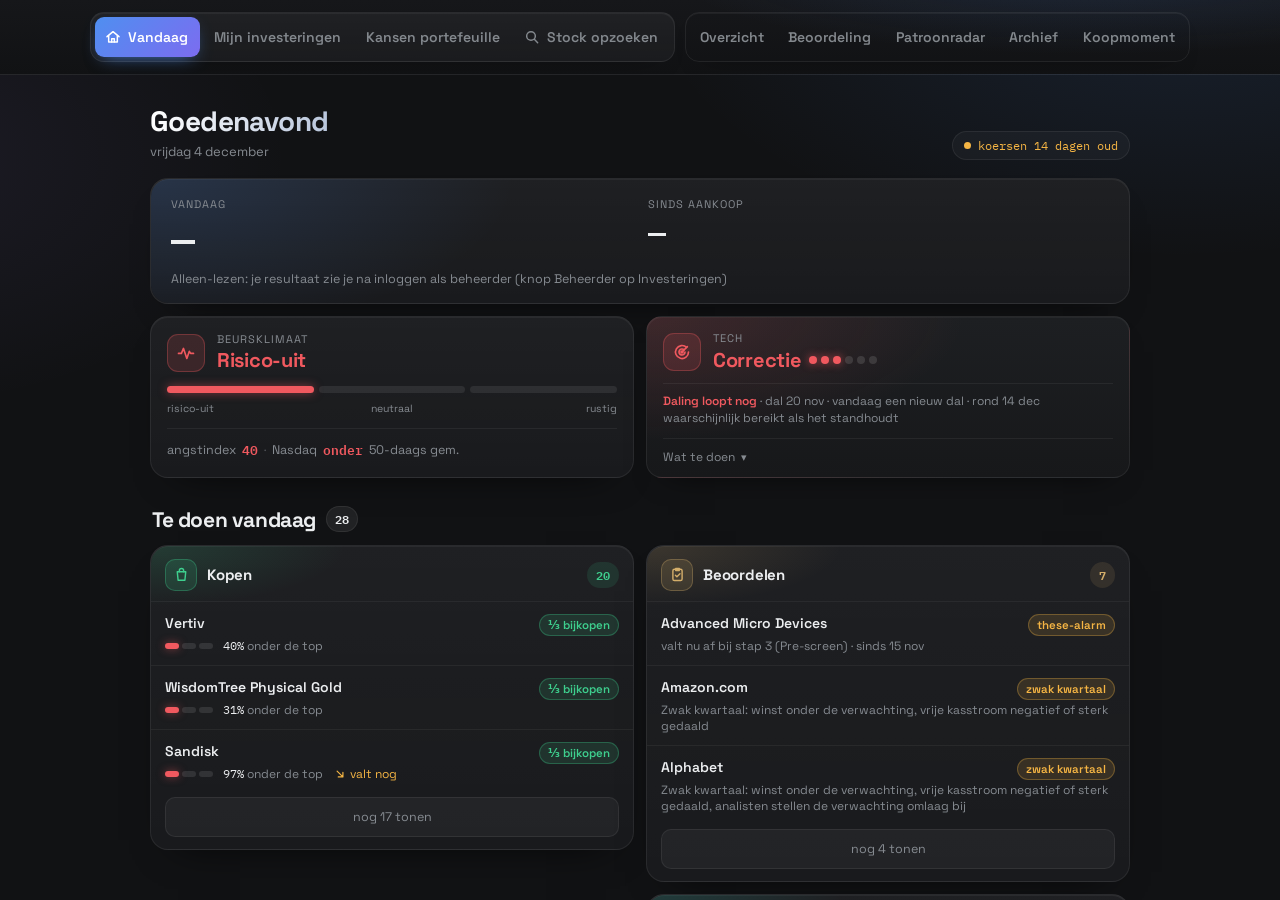
<file: index.html>
<!DOCTYPE html>
<html lang="nl">
<head>
<meta charset="UTF-8">
<meta http-equiv="Content-Security-Policy" content="default-src 'self'; script-src 'self' 'sha256-mNAvqRsw5Y2QubE07ddUYR/fn3C9YqDQwDA/HIidtWA='; style-src 'self' 'unsafe-inline'; font-src 'self'; img-src 'self' data:; connect-src 'self' https://api.github.com; frame-src 'self'; object-src 'none'; base-uri 'none'; form-action 'none'">
<meta name="referrer" content="no-referrer">
<meta name="robots" content="noindex, nofollow">
<style id="af">html{display:none}</style>
<script src="antiframe.js"></script>
<link rel="stylesheet" href="fonts.css">
<link rel="preload" href="fonts/SpaceGrotesk-var.woff2" as="font" type="font/woff2" crossorigin>
<meta name="viewport" content="width=device-width, initial-scale=1, viewport-fit=cover">
<title>Investeringen</title>
<link rel="manifest" href="manifest.webmanifest">
<meta name="theme-color" content="#141517">
<meta name="color-scheme" content="dark">
<meta name="mobile-web-app-capable" content="yes">
<meta name="apple-mobile-web-app-capable" content="yes">
<meta name="apple-mobile-web-app-status-bar-style" content="black-translucent">
<meta name="apple-mobile-web-app-title" content="Investeringen">
<link rel="icon" href="icons/icon.svg" type="image/svg+xml">
<link rel="icon" href="icons/icon-192.png" type="image/png" sizes="192x192">
<link rel="apple-touch-icon" href="icons/icon-180.png">
<style>
  :root {
    --ink: #111214; --panel: #1a1c1e; --panel-2: #202224; --line: #2a2c2f; --edge: rgba(255,255,255,.07);
    --muted: #83888d; --text: #eceef0; --accent: #4f8ff0;
  }
  * { box-sizing: border-box; margin: 0; padding: 0; }
  html, body { height: 100%; background: var(--ink); color: var(--text); overflow: hidden; }
  body {
    display: flex; flex-direction: column;
    font-family: 'Space Grotesk', system-ui, sans-serif;
    /* als app op het beginscherm: niet onder de notch, de statusbalk of de thuisbalk */
    padding: env(safe-area-inset-top, 0px) env(safe-area-inset-right, 0px) env(safe-area-inset-bottom, 0px) env(safe-area-inset-left, 0px);
  }
  nav.tabs {
    flex: 0 0 auto; display: flex; justify-content: center;
    padding: 12px 18px; border-bottom: 1px solid var(--edge);
    background: radial-gradient(600px 120px at 85% -40%, rgba(79,143,240,.14), transparent 70%), linear-gradient(180deg, #16171a, var(--ink));
  }
  .navwrap { display: flex; gap: 10px; width: 100%; max-width: 1100px; }
  .seg {
    display: flex; gap: 4px; min-width: 0;
    background: linear-gradient(180deg, rgba(255,255,255,.04), rgba(255,255,255,.01)), #17181b;
    border: 1px solid var(--edge); border-radius: 14px; padding: 4px;
    box-shadow: inset 0 1px 0 rgba(255,255,255,.05), 0 10px 26px -20px rgba(0,0,0,.9);
  }
  /* breedte volgt de labels; groeiruimte naar rato van het aantal knoppen, zodat alle labels even ver uit elkaar staan */
  .seg.world { flex: 2 1 auto; }
  .seg button.ico { flex: 0 0 auto; display: inline-flex; align-items: center; gap: 7px; padding-left: 12px; padding-right: 14px; }
  .seg button.ico svg { width: 16px; height: 16px; flex-shrink: 0; }
  .seg.world button.ico.active { color: #fff; }
  /* op Vandaag is het tweede niveau rustiger, maar de labels blijven leesbaar */
  .navwrap.is-home .seg.view { background: transparent; }
  .seg.view { flex: 5 1 auto; }
  .seg button {
    flex: 1 1 auto; min-width: 0; min-height: 40px; font: inherit; font-size: 15px; font-weight: 600; cursor: pointer;
    border: 0; border-radius: 9px; padding: 10px 12px; white-space: nowrap; overflow: hidden; text-overflow: ellipsis;
    background: transparent; color: var(--muted); transition: background .15s, color .15s, box-shadow .15s;
    -webkit-tap-highlight-color: transparent; touch-action: manipulation;
  }
  .seg button:hover { color: var(--text); }
  .seg button:active { background: rgba(255,255,255,.06); }
  /* bovenste niveau: welke wereld (verloop blauw-paars, zoals de hoofdknoppen op de pagina's) */
  .seg.world button.active { background: linear-gradient(135deg, #4f8ff0, #7c6cf0); color: #fff; box-shadow: 0 6px 18px -8px rgba(79,143,240,.9); }
  /* tweede niveau: welk scherm (licht blauw) */
  .seg.view button.active { background: rgba(79,143,240,.16); color: #8db6ff; box-shadow: inset 0 0 0 1px rgba(79,143,240,.55), 0 0 18px -6px rgba(79,143,240,.6); }
  .seg button .n { font-size: 11px; font-weight: 600; opacity: .75; margin-left: 4px; }
  .seg button .short { display: none; }
  /* tablet en computer: één rij, iets compacter zodat alle labels passen (ook met Stock opzoeken erbij) */
  @media (min-width: 721px) {
    .seg button { font-size: 14px; padding-left: 8px; padding-right: 8px; }
    .seg button.ico { padding-left: 10px; padding-right: 12px; }
  }
  @media (max-width: 1000px) and (min-width: 721px), (max-width: 520px) {
    .seg.view button .full { display: none; }
    .seg.view button .short { display: inline; }
  }
  @media (max-width: 1099px) and (min-width: 721px) {
    .seg button.ico .lbl { display: none; }   /* tablet: Vandaag en Stock opzoeken als pictogram, anders past de rij niet */
  }
  @media (max-width: 860px) and (min-width: 721px), (max-width: 520px) {
    .seg.world button .full { display: none; }
    .seg.world button .short { display: inline; }
  }
  @media (max-width: 720px) {
    nav.tabs { padding: 10px 12px; }
    .navwrap { flex-direction: column; gap: 6px; }
    .seg button { font-size: 13.5px; padding: 8px 6px; }
    .seg button.ico .lbl { display: none; }
    .seg button.ico { padding: 8px 12px; }
  }
  @media (max-width: 380px) {
    nav.tabs { padding: 8px 8px; }
    .seg { gap: 2px; padding: 3px; }
    .seg button { font-size: 12.5px; padding: 8px 3px; letter-spacing: -.1px; }
  }
  /* telefoon liggend: één rij met korte labels, anders blijft er te weinig hoogte over */
  @media (orientation: landscape) and (max-height: 500px) and (min-width: 540px) and (max-width: 1000px) {
    nav.tabs { padding: 6px 12px; }
    .navwrap { flex-direction: row; gap: 6px; }
    .seg { padding: 3px; }
    .seg button { font-size: 13.5px; padding: 6px 8px; }
    .seg button.ico { padding: 6px 10px; }
    .seg button.ico .lbl, .seg button .full { display: none; }
    .seg button .short { display: inline; }
  }
  @media (orientation: landscape) and (max-height: 500px) and (min-width: 540px) and (max-width: 600px) {
    .seg button { font-size: 12.5px; padding: 6px 5px; }
  }
  main { flex: 1 1 auto; position: relative; min-height: 0; }
  /* zolang een scherm nog laadt: tekst in plaats van een leeg vlak (de pagina zelf dekt dit af) */
  main::before {
    content: "Laden…"; position: absolute; inset: 0; display: grid; place-items: center;
    color: var(--muted); font-size: 14px;
  }
  iframe {
    position: absolute; inset: 0; width: 100%; height: 100%;
    border: 0; background: transparent; display: none;
  }
  iframe.active { display: block; }
</style>
</head>
<body>
  <nav class="tabs">
    <div class="navwrap">
      <div class="seg world" role="tablist" aria-label="Portefeuille">
        <button role="tab" data-world="home" class="ico" title="Vandaag: je dag in één oogopslag">
          <svg viewBox="0 0 24 24" fill="none" stroke="currentColor" stroke-width="2.2" stroke-linecap="round" stroke-linejoin="round"><path d="M3 11.5 12 4l9 7.5"/><path d="M5.5 10v9.5h13V10"/><path d="M10 19.5v-5h4v5"/></svg><span class="lbl">Vandaag</span></button>
        <button role="tab" data-world="inv"><span class="full">Mijn investeringen</span><span class="short">Investeringen</span></button>
        <button role="tab" data-world="top"><span class="full">Kansen portefeuille</span><span class="short">Kansen</span></button>
        <button role="tab" data-world="zoek" class="ico" title="Stock opzoeken: scorecard en 12 stappen van elk aandeel" aria-label="Stock opzoeken">
          <svg viewBox="0 0 24 24" fill="none" stroke="currentColor" stroke-width="2.2" stroke-linecap="round" stroke-linejoin="round"><circle cx="10.5" cy="10.5" r="6.5"/><path d="m15.5 15.5 5 5"/></svg><span class="lbl">Stock opzoeken</span></button>
      </div>
      <div class="seg view" role="tablist" aria-label="Scherm">
        <button role="tab" data-view="overzicht">Overzicht</button>
        <button role="tab" data-view="score" title="De 12 stappen en de scorecard per aandeel"><span class="full">Beoordeling</span><span class="short">Score</span></button>
        <button role="tab" data-view="radar"><span class="full">Patroonradar</span><span class="short">Radar</span></button>
        <button role="tab" data-view="archief">Archief</button>
        <button role="tab" data-view="koop"><span class="full">Koopmoment</span><span class="short">Koop</span></button>
      </div>
    </div>
  </nav>
  <main>
    <iframe id="home" title="Vandaag" data-src="vandaag.html"></iframe>
    <iframe id="inv-overzicht" title="Investeringen" src="portfolio.html"></iframe>
    <iframe id="inv-score" title="Beoordeling · Investeringen" data-src="beoordeling.html"></iframe>
    <iframe id="inv-radar" title="Patroonradar · Investeringen" data-src="signals.html"></iframe>
    <iframe id="inv-archief" title="Archief · Investeringen" data-src="archief.html"></iframe>
    <iframe id="inv-koop" title="Bijkopen · Investeringen" data-src="koopmoment.html?set=own"></iframe>
    <iframe id="top-overzicht" title="Kansen portefeuille" data-src="screener.html"></iframe>
    <iframe id="top-score" title="Survivors · Kansen portefeuille" data-src="beoordeling.html?set=top"></iframe>
    <iframe id="top-radar" title="Patroonradar · Kansen portefeuille" data-src="signals.html?set=top250"></iframe>
    <iframe id="top-archief" title="Archief · Kansen portefeuille" data-src="archief.html?set=top250"></iframe>
    <iframe id="top-koop" title="Koopmoment · Kansen portefeuille" data-src="koopmoment.html"></iframe>
    <iframe id="zoek" title="Stock opzoeken" data-src="opzoeken.html"></iframe>
  </main>
<script>
  // Twee niveaus: wereld (je eigen investeringen of de Top 250) × scherm (overzicht, beoordeling, radar, archief, koopmoment)
  const WORLDS = ['inv', 'top'], VIEWS = ['overzicht', 'score', 'radar', 'archief', 'koop'];
  const SINGLE = ['home', 'zoek'];          // schermen zonder tweede niveau: Vandaag en Stock opzoeken
  const HASH = {            // mooie adressen, ook de oude (#patroonradar, #archief, #top250) blijven werken
    'home': 'vandaag', 'zoek': 'opzoeken',
    'inv-overzicht': 'investeringen', 'inv-radar': 'patroonradar', 'inv-archief': 'archief',
    'top-overzicht': 'top250', 'top-radar': 'top250-radar', 'top-archief': 'top250-archief',
    'inv-koop': 'bijkopen', 'top-koop': 'koopmoment', 'inv-score': 'beoordeling', 'top-score': 'survivors'
  };
  const FROM_HASH = Object.fromEntries(Object.entries(HASH).map(([k, v]) => [v, k]));
  FROM_HASH.signalen = 'inv-radar';
  const TITLE = {
    'home': 'Vandaag', 'zoek': 'Stock opzoeken',
    'inv-overzicht': 'Investeringen', 'inv-radar': 'Patroonradar · Investeringen', 'inv-archief': 'Archief · Investeringen',
    'top-overzicht': 'Kansen portefeuille', 'top-radar': 'Patroonradar · Kansen portefeuille', 'top-archief': 'Archief · Kansen portefeuille',
    'inv-koop': 'Bijkopen · Investeringen', 'top-koop': 'Koopmoment · Kansen portefeuille',
    'inv-score': 'Beoordeling · Investeringen', 'top-score': 'Survivors · Kansen portefeuille'
  };
  let world = 'inv', view = 'overzicht';

  let single = null;                        // 'home' of 'zoek', anders null
  function show(w, v) {
    single = SINGLE.includes(w) ? w : null;
    if (!single) {
      world = WORLDS.includes(w) ? w : 'inv';
      view = VIEWS.includes(v) ? v : 'overzicht';
    }
    const id = single || world + '-' + view;
    document.querySelector('.navwrap').classList.toggle('is-home', !!single);
    document.querySelectorAll('.seg.world button').forEach(b => {
      const on = single ? b.dataset.world === single : b.dataset.world === world;
      b.classList.toggle('active', on); b.setAttribute('aria-selected', on);
    });
    document.querySelectorAll('.seg.view button').forEach(b => {
      const on = !single && b.dataset.view === view; b.classList.toggle('active', on); b.setAttribute('aria-selected', on);
    });
    document.querySelectorAll('main iframe').forEach(f => {
      const on = f.id === id;
      if (on && !f.getAttribute('src') && f.dataset.src) f.src = f.dataset.src;   // pas laden bij eerste keer openen
      else if (on) try { f.contentWindow.postMessage({ type: 'dashboard-shown' }, location.origin); } catch (e) {}   // tabblad weer getoond: bijwerken (shared.js)
      f.classList.toggle('active', on);
    });
    document.title = TITLE[id];
    try { sessionStorage.setItem('active_tab', id); } catch (e) {}
    if (location.hash !== '#' + HASH[id]) history.replaceState(null, '', '#' + HASH[id]);
  }
  function fromKey(key) {
    const id = FROM_HASH[key] || key;
    if (SINGLE.includes(id)) return [id];
    const [w, v] = String(id || '').split('-');
    return [w, v];
  }

  // Wissel je van wereld, dan blijf je op hetzelfde scherm (radar → radar)
  document.querySelectorAll('.seg.world button').forEach(b => b.addEventListener('click', () => show(b.dataset.world, view)));
  // Vanaf Vandaag of Stock opzoeken een scherm kiezen: dat scherm van de laatst gebruikte lijst
  document.querySelectorAll('.seg.view button').forEach(b => b.addEventListener('click', () => show(world, b.dataset.view)));
  window.addEventListener('hashchange', () => show(...fromKey(location.hash.slice(1))));
  // iOS toont de ingedrukte knop (:active) alleen als er een touchstart-luisteraar is
  document.addEventListener('touchstart', () => {}, { passive: true });

  // Nieuw tabblad of browser opnieuw geopend: startscherm Vandaag.
  // Verversen binnen hetzelfde tabblad: je blijft waar je was.
  let start = null;
  try { start = sessionStorage.getItem('active_tab'); } catch (e) {}
  if (start && FROM_HASH[location.hash.slice(1)]) start = FROM_HASH[location.hash.slice(1)];
  show(...fromKey(start || 'home'));
</script>
</body>
</html>
</file>
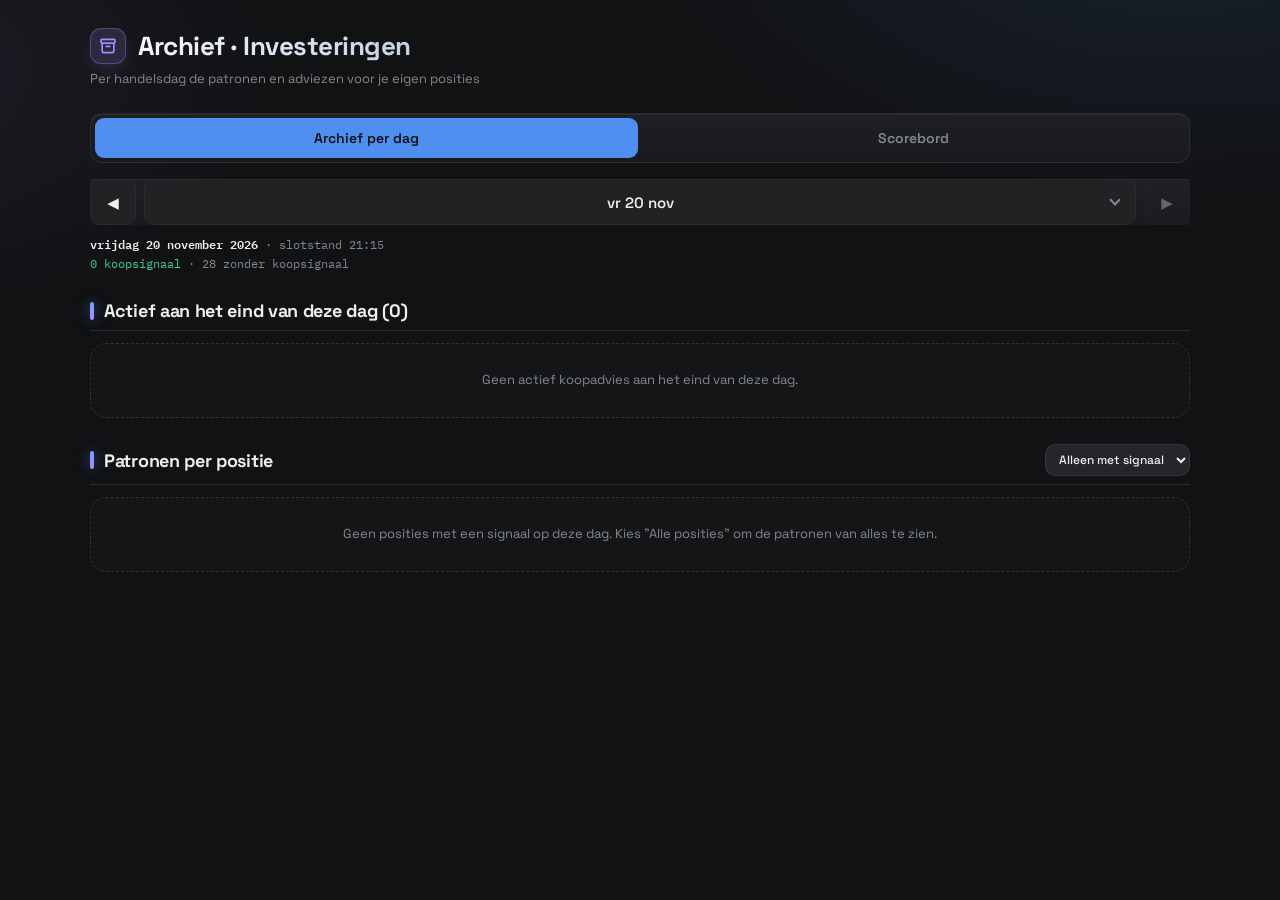
<file: archief.html>
<!DOCTYPE html>
<html lang="nl">
<head>
<meta charset="UTF-8">
<meta http-equiv="Content-Security-Policy" content="default-src 'self'; script-src 'self' 'sha256-s+BIsTemXUVZzZSbla/w+RjSYC+NTFLXDX2skuQfMgU='; style-src 'self' 'unsafe-inline'; font-src 'self'; img-src 'self' data:; connect-src 'self' https://api.github.com; frame-src 'self'; object-src 'none'; base-uri 'none'; form-action 'none'">
<meta name="referrer" content="no-referrer">
<meta name="robots" content="noindex, nofollow">
<style id="af">html{display:none}</style>
<script src="antiframe.js"></script>
<link rel="stylesheet" href="fonts.css">
<link rel="preload" href="fonts/SpaceGrotesk-var.woff2" as="font" type="font/woff2" crossorigin>
<meta name="viewport" content="width=device-width, initial-scale=1.0">
<title>Archief</title>
<style>
  :root {
    --ink: #141517; --panel: #1a1c1e; --panel-2: #202224; --line: #2a2c2f;
    --muted: #83888d; --text: #eceef0; --up: #3ecf8e; --down: #f0595f; --warn: #f5b544; --accent: #4f8ff0;
  }
  * { box-sizing: border-box; margin: 0; padding: 0; }
  body {
    background: radial-gradient(1200px 600px at 80% -10%, #1e2430 0%, transparent 60%), var(--ink);
    color: var(--text); font-family: 'Space Grotesk', system-ui, sans-serif;
    min-height: 100vh; padding: 28px 18px 60px;
  }
  .wrap { max-width: 1100px; margin: 0 auto; }
  header.top { display: flex; justify-content: space-between; align-items: flex-end; flex-wrap: wrap; gap: 16px; margin-bottom: 26px; }
  .title-block h1 { font-size: 26px; font-weight: 700; letter-spacing: -0.5px; display: flex; align-items: flex-start; gap: 12px; }
  .pulse { width: 9px; height: 9px; border-radius: 50%; background: var(--accent); flex-shrink: 0; margin-top: .45em; }
  .title-block p { color: var(--muted); font-size: 13px; margin-top: 6px; }
  .updated { font-size: 12px; color: var(--muted); font-family: 'IBM Plex Mono', monospace; }
  button, select {
    font-family: inherit; cursor: pointer; border: 1px solid var(--line); background: var(--panel-2); color: var(--text);
    padding: 9px 13px; border-radius: 10px; font-size: 13px; font-weight: 500; transition: .15s;
  }
  button:hover, select:hover { border-color: var(--accent); }
  button:disabled { opacity: .35; cursor: default; border-color: var(--line); }

  .summary { display: grid; grid-template-columns: repeat(4, 1fr); gap: 14px; margin-bottom: 26px; }
  /* Kolom met de waarde onderaan: loopt een label over 2 regels, dan staan de getallen in een rij toch op één lijn */
  .stat { background: linear-gradient(180deg, var(--panel), var(--ink)); border: 1px solid var(--line); border-radius: 14px; padding: 16px 18px;
          cursor: pointer; transition: border-color .15s, transform .15s; display: flex; flex-direction: column; }
  /* Alleen met een muis optillen: op een touchscreen blijft :hover na een tik hangen */
  @media (hover: hover) { .stat:hover { border-color: var(--accent); transform: translateY(-2px); } }
  .stat:active { transform: translateY(0); }
  .stat.active { border-color: var(--accent); box-shadow: 0 0 0 1px var(--accent); }
  .stat .label { font-size: 11px; text-transform: uppercase; letter-spacing: .8px; color: var(--muted); }
  .stat .value { font-family: 'IBM Plex Mono', monospace; font-size: 24px; font-weight: 600; margin-top: auto; padding-top: 8px; }
  .stat .sub { font-size: 12px; margin-top: 4px; font-family: 'IBM Plex Mono', monospace; color: var(--muted); }

  [hidden] { display: none !important; }
  .daynav { display: flex; gap: 8px; align-items: stretch; margin-bottom: 10px; }
  .daynav > button { width: 46px; height: 46px; padding: 0; font-size: 15px; display: flex; align-items: center; justify-content: center; flex-shrink: 0; }
  .daypick { position: relative; flex: 1; min-width: 0; }
  #dayBtn {
    width: 100%; height: 46px; padding: 0 44px; position: relative; font-size: 15px; font-weight: 600;
    display: flex; align-items: center; justify-content: center; text-align: center;
  }
  #dayBtn .chev { position: absolute; right: 16px; top: 50%; width: 8px; height: 8px; margin-top: -6px;
    border-right: 2px solid var(--muted); border-bottom: 2px solid var(--muted); transform: rotate(45deg); transition: transform .15s; }
  .daypick.open #dayBtn { border-color: var(--accent); }
  .daypick.open #dayBtn .chev { transform: rotate(-135deg); margin-top: -2px; }
  #dayList {
    list-style: none; position: absolute; left: 0; right: 0; top: calc(100% + 6px); z-index: 20;
    background: var(--panel-2); border: 1px solid var(--line); border-radius: 12px; padding: 5px;
    max-height: 320px; overflow-y: auto; box-shadow: 0 14px 40px -12px rgba(0,0,0,.7);
  }
  #dayList li {
    display: flex; align-items: center; justify-content: center; gap: 10px; position: relative;
    padding: 10px 14px; border-radius: 8px; font-size: 14px; font-weight: 600; color: var(--text); cursor: pointer;
  }
  #dayList li:hover { background: rgba(255,255,255,.05); }
  #dayList li.active { background: rgba(79,143,240,.16); color: var(--accent); }
  #dayList li .tag { position: absolute; right: 12px; font-size: 11px; font-weight: 600; text-transform: uppercase; letter-spacing: .6px;
    color: var(--accent); border: 1px solid rgba(79,143,240,.45); padding: 2px 7px; border-radius: 999px; }
  .dayinfo { font-size: 12px; color: var(--muted); line-height: 1.6; margin-bottom: 22px; font-family: 'IBM Plex Mono', monospace; }
  .dayinfo b { color: var(--text); font-weight: 600; }
  .dayinfo .regime-off { color: var(--down); } .dayinfo .regime-calm { color: var(--up); }

  .section-header {
    font-size: 18px; font-weight: 700; letter-spacing: -0.3px; margin: 26px 0 12px; padding-bottom: 8px;
    border-bottom: 1px solid var(--line); display: flex; align-items: center; gap: 10px;
  }
  .section-header::before { content: ''; width: 4px; height: 18px; border-radius: 2px; background: var(--accent); }
  .section-header .right { margin-left: auto; font-size: 12px; font-weight: 500; }
  .section-header select { font-size: 12px; padding: 6px 9px; }
  .c-up { color: var(--up); } .c-down { color: var(--down); } .c-info { color: var(--muted); }

  .h-list { display: flex; flex-direction: column; gap: 6px; }
  .h-row {
    background: var(--panel); border: 1px solid var(--line); border-radius: 12px; padding: 11px 14px;
    display: grid; grid-template-columns: 160px minmax(0,1.2fr) 86px minmax(0,1.3fr) minmax(0,1.3fr); gap: 12px; align-items: center; font-size: 13px;
  }
  .h-row.new { border-color: rgba(245,181,68,.45); }
  .h-row.done { opacity: .9; }
  .st-in { color: var(--up); font-weight: 600; }
  .st-out { color: var(--warn); font-weight: 600; }
  .h-date { font-family: 'IBM Plex Mono', monospace; font-size: 12px; color: var(--muted); white-space: nowrap; }
  .h-date .nw { color: var(--warn); font-weight: 600; }
  /* Lange namen op max. 2 regels, zodat de ticker erachter zichtbaar blijft */
  .h-name { font-weight: 600; min-width: 0; overflow: hidden; display: -webkit-box; -webkit-line-clamp: 2; -webkit-box-orient: vertical; }
  .h-name small { font-weight: 400; color: var(--muted); font-size: 11px; margin-left: 4px; white-space: nowrap; }
  .h-px { font-family: 'IBM Plex Mono', monospace; font-size: 12px; }
  .h-px small, .h-res small { display: block; color: var(--muted); font-size: 11px; margin-top: 2px; }
  .h-res { font-size: 12px; }
  .pill { font-size: 11px; font-weight: 700; letter-spacing: .5px; padding: 3px 9px; line-height: 1.2; border-radius: 999px; text-align: center; white-space: nowrap; }
  .pill.up { background: rgba(62,207,142,.15); color: var(--up); border: 1px solid rgba(62,207,142,.4); }
  .pill.down { background: rgba(240,89,95,.15); color: var(--down); border: 1px solid rgba(240,89,95,.4); }
  .pill.flat { background: rgba(134,149,179,.10); color: var(--muted); border: 1px solid var(--line); }

  .pos { background: var(--panel); border: 1px solid var(--line); border-radius: 14px; overflow: hidden; position: relative; }
  .pos::before { content: ''; position: absolute; left: 0; top: 0; bottom: 0; width: 4px; background: var(--line); }
  .pos.up::before { background: var(--up); } .pos.down::before { background: var(--down); }
  .pos.up { border-color: rgba(62,207,142,.35); } .pos.down { border-color: rgba(240,89,95,.35); }
  .pos summary { list-style: none; cursor: pointer; padding: 13px 16px 13px 18px; display: grid;
    grid-template-columns: minmax(0,1.3fr) minmax(0,.8fr) minmax(0,.9fr) minmax(0,1.6fr) 20px; gap: 12px; align-items: center; }
  .pos summary::-webkit-details-marker { display: none; }
  .pos summary::after { content: '▸'; color: var(--muted); font-size: 12px; justify-self: end; transition: transform .15s; }
  .pos[open] summary::after { transform: rotate(90deg); }
  .k { font-size: 11px; text-transform: uppercase; letter-spacing: 1px; color: var(--muted); }
  /* Alleen de waarden in de patroonkaarten (niet de paarse .an-c.v-kaarten van de analyse) */
  .pos summary .v { font-family: 'IBM Plex Mono', monospace; font-size: 14px; font-weight: 500; margin-top: 3px; }
  .p-name { min-width: 0; }
  .p-ticker { font-size: 15px; font-weight: 700; overflow: hidden; display: -webkit-box; -webkit-line-clamp: 2; -webkit-box-orient: vertical; }
  .p-company { font-size: 11px; color: var(--muted); }
  .top3 { font-size: 12px; color: var(--muted); min-width: 0; overflow: hidden; display: -webkit-box; -webkit-line-clamp: 2; -webkit-box-orient: vertical; line-height: 1.45; }
  .pos-body { padding: 4px 18px 16px 18px; border-top: 1px solid var(--line); display: grid; grid-template-columns: 1.3fr 1fr; gap: 20px; }
  .pat { list-style: none; display: flex; flex-direction: column; gap: 6px; margin-top: 12px; }
  .pat li { font-size: 13px; display: flex; gap: 8px; }
  .pat small { color: var(--muted); font-size: 11px; font-family: 'IBM Plex Mono', monospace; margin-left: 4px; }
  .plan { margin-top: 12px; font-size: 12px; font-family: 'IBM Plex Mono', monospace; display: grid; grid-template-columns: auto 1fr; gap: 5px 14px; }
  .plan span:nth-child(odd) { color: var(--muted); }
  .note { font-size: 12px; color: var(--muted); line-height: 1.6; margin-top: 12px; }
  .empty { padding: 26px; text-align: center; color: var(--muted); border: 1px dashed var(--line); border-radius: 16px; font-size: 13px; line-height: 1.6; }
  .err { font-size: 12px; color: var(--muted); padding: 10px 14px; border: 1px dashed var(--line); border-radius: 12px; }

  .viewnav { display: flex; gap: 4px; background: var(--panel); border: 1px solid var(--line); border-radius: 12px; padding: 4px; margin-bottom: 16px; }
  .viewnav button { flex: 1; border: 0; background: transparent; color: var(--muted); font-size: 14px; font-weight: 600; padding: 9px 12px; border-radius: 9px; min-height: 40px; }
  .viewnav button.active { background: var(--accent); color: #0d1117; }
  .viewnav button:hover:not(.active) { color: var(--text); }
  .sb-tools { display: flex; gap: 8px; flex-wrap: wrap; align-items: center; margin-bottom: 12px; }
  .sb-tools select { font-size: 13px; }
  .sb-tools .cnt { margin-left: auto; font-size: 12px; color: var(--muted); font-family: 'IBM Plex Mono', monospace; }
  /* Analyse & reflectie */
  .an { background: var(--panel); border: 1px solid var(--line); border-radius: 12px; margin-bottom: 16px; transition: border-color .15s; }
  .an:hover, .an[open] { border-color: rgba(79,143,240,.5); }
  .an > summary { cursor: pointer; list-style: none; display: flex; align-items: center; gap: 10px; padding: 12px 14px; font-size: 13.5px; }
  .an > summary::-webkit-details-marker { display: none; }
  .an .h-sub { color: var(--muted); font-size: 12px; font-family: 'IBM Plex Mono', monospace; }
  .an .h-btn { margin-left: auto; font-size: 11px; color: var(--accent); border: 1px solid rgba(79,143,240,.45); padding: 4px 10px; border-radius: 8px; white-space: nowrap; }
  .an .h-btn::after { content: ' ▾'; } .an[open] .h-btn::after { content: ' ▴'; }
  .an .h-less { display: none; } .an[open] .h-more { display: none; } .an[open] .h-less { display: inline; }
  .an-grid { display: grid; grid-template-columns: repeat(3, 1fr); gap: 12px; padding: 2px 14px 14px; }
  .an-c { position: relative; overflow: hidden; border-radius: 12px; padding: 13px 15px; background: linear-gradient(180deg, var(--panel-2), var(--panel)); border: 1px solid var(--line); --mark: var(--accent); }
  .an-c::before { content: ''; position: absolute; left: 0; right: 0; top: 0; height: 2px; background: var(--mark); }
  .an-c.v { --mark: #a78bfa; } .an-c.g { --mark: var(--up); } .an-c.o { --mark: var(--warn); }
  .an-k { font-size: 11px; text-transform: uppercase; letter-spacing: .9px; color: var(--muted); margin-bottom: 8px; display: flex; flex-wrap: wrap; justify-content: space-between; gap: 2px 8px; }
  .an-k span { text-transform: none; letter-spacing: 0; font-family: 'IBM Plex Mono', monospace; }
  .kpis { display: grid; grid-template-columns: 1fr 1fr; gap: 8px 12px; }
  /* Getal onderaan het vak, zodat de twee kolommen gelijk lopen als een label afbreekt */
  .kpi { display: flex; flex-direction: column; }
  .kpi small { display: block; font-size: 11px; color: var(--muted); }
  .kpi b { font-family: 'IBM Plex Mono', monospace; font-size: 17px; font-weight: 600; margin-top: auto; }
  .an-t { width: 100%; border-collapse: collapse; font-size: 12px; }
  .an-t th { text-align: left; font-weight: 500; color: var(--muted); font-size: 11px; padding: 3px 0; }
  .an-t th:not(:first-child), .an-t td:not(:first-child) { text-align: right; font-family: 'IBM Plex Mono', monospace; padding-left: 12px; white-space: nowrap; }
  .an-t td { padding: 4px 0; border-top: 1px dashed #26282b; }
  .an-t td small { font-size: 11px; }
  .an-note { font-size: 11.5px; color: var(--muted); line-height: 1.5; margin-top: 8px; }
  .an-note b { color: var(--text); font-weight: 600; }
  .prog { height: 6px; border-radius: 4px; background: var(--panel); overflow: hidden; margin: 4px 0 8px; }
  .prog i { display: block; height: 100%; background: var(--accent); border-radius: 4px; }
  /* Geen gaten: losse kaarten schuiven op naast Kerncijfers; de laatste kaart (Reflectie) krijgt de hele breedte */
  .an-grid { grid-auto-flow: row dense; }
  .an-grid > .an-c:last-child { grid-column: 1 / -1; }
  @media (min-width: 901px) {
    .an-c.refl { display: grid; grid-template-columns: minmax(0,1fr) minmax(0,1fr); grid-template-rows: auto auto auto 1fr; column-gap: 28px; align-content: start; }
    .an-c.refl > * { grid-column: 1; }
    .an-c.refl > .an-k { grid-column: 1 / -1; }
    .an-c.refl > .an-log { grid-column: 2; grid-row: 2 / span 3; margin-top: 0; }
  }
  @media (max-width: 900px) { .an-grid { grid-template-columns: 1fr; } }
  /* Wat werkt: alle patronen, backtest + live */
  .an-c.wide { grid-column: 1 / -1; --mark: var(--up); }
  .ww-wrap { overflow-x: auto; -webkit-overflow-scrolling: touch; }
  .an-t tr.off td { color: var(--muted); }
  .an-t tr.off td:first-child { text-decoration: line-through; }
  .an-t .pill { font-size: 11px; font-weight: 600; letter-spacing: 0; padding: 1px 7px; border: 1px solid var(--line); font-family: 'IBM Plex Mono', monospace; }
  .pill.on { color: var(--up); border-color: rgba(62,207,142,.45); }
  .pill.uit { color: var(--down); border-color: rgba(240,89,95,.45); }
  .pill.wacht { color: var(--muted); }
  /* Smal scherm: koppen mogen afbreken, patroonkolom blijft staan bij horizontaal scrollen, schaduw rechts = er is meer */
  @media (max-width: 900px) {
    .an-c.wide { background: var(--panel-2); }
    .ww-wrap { background: linear-gradient(to right, transparent, var(--panel-2) 60%) right / 28px 100% no-repeat local,
                           radial-gradient(farthest-side at 100% 50%, rgba(0,0,0,.55), transparent) right / 14px 100% no-repeat scroll; }
    .ww-wrap .an-t th { white-space: normal; vertical-align: bottom; line-height: 1.3; }
    .ww-wrap .an-t th:first-child, .ww-wrap .an-t td:first-child { min-width: 150px; position: sticky; left: 0; z-index: 1; background: var(--panel-2); padding-right: 8px; }
  }
  @media (min-width: 521px) and (max-width: 900px) { .ww-wrap .an-t td:first-child { min-width: 220px; } }
  .sb-dirs { display: grid; grid-template-columns: repeat(auto-fit, minmax(320px, 1fr)); gap: 10px; margin-bottom: 18px; }
  /* Scorebord per richting: kaart in dezelfde stijl als het beursklimaat */
  .sb-dir { position: relative; overflow: hidden; border-radius: 14px; padding: 16px 18px 14px; display: flex; flex-direction: column; gap: 10px;
            background: linear-gradient(180deg, var(--panel), var(--ink)); border: 1px solid var(--line); --mark: var(--up); --tone: var(--muted); }
  .sb-dir.down { --mark: var(--down); }
  .sb-dir.good { --tone: var(--up); } .sb-dir.bad { --tone: var(--down); }
  .sb-dir::before { content: ''; position: absolute; left: 0; right: 0; top: 0; height: 2px; background: var(--mark); }
  .sb-dir::after { content: ''; position: absolute; right: -60px; top: -60px; width: 200px; height: 200px; border-radius: 50%;
                   background: radial-gradient(circle, color-mix(in srgb, var(--tone) 14%, transparent), transparent 70%); pointer-events: none; }
  .sd-k { display: flex; align-items: center; gap: 8px; font-size: 11px; text-transform: uppercase; letter-spacing: .9px; color: var(--muted); }
  .sd-k i { width: 7px; height: 7px; border-radius: 50%; background: var(--mark); box-shadow: 0 0 0 3px color-mix(in srgb, var(--mark) 22%, transparent); }
  .sd-k span { margin-left: auto; text-transform: none; letter-spacing: 0; font-family: 'IBM Plex Mono', monospace; }
  .sd-main { display: flex; align-items: baseline; justify-content: space-between; gap: 12px; }
  .sd-num { font-family: 'IBM Plex Mono', monospace; font-size: 24px; font-weight: 600; color: var(--tone); }
  .sd-lbl { font-size: 12px; color: var(--muted); }
  .sd-bar { display: flex; height: 8px; border-radius: 6px; overflow: hidden; background: var(--panel-2); gap: 2px; }
  .sd-bar span { display: block; height: 100%; }
  .sd-bar .lo { background: var(--accent); } .sd-bar .ve { background: #4a4e53; } .sd-bar .dl { background: var(--up); } .sd-bar .st { background: var(--down); }
  .sd-rows { display: grid; gap: 5px; font-size: 12px; font-family: 'IBM Plex Mono', monospace; color: var(--muted); }
  .sd-rows > div { display: flex; align-items: center; gap: 8px; }
  .sd-rows i { width: 8px; height: 8px; border-radius: 2px; flex-shrink: 0; }
  .sd-rows .lo i { background: var(--accent); } .sd-rows .ve i { background: #4a4e53; } .sd-rows .af i { background: linear-gradient(90deg, var(--up) 50%, var(--down) 50%); }
  .sd-rows b { color: var(--text); font-weight: 600; min-width: 74px; font-family: 'Space Grotesk', system-ui, sans-serif; }
  .sd-rows .r { margin-left: auto; }
  /* Middenstuk als één tekstblok: breekt op een smal scherm als gewone tekst af in plaats van in losse brokjes */
  .sd-rows .m { flex: 1; min-width: 0; }
  .sd-rows .m span { white-space: nowrap; }
  .sd-empty { font-size: 12.5px; color: var(--muted); }
  .sb-row {
    background: var(--panel); border: 1px solid var(--line); border-radius: 12px; padding: 12px 14px 12px 18px; position: relative; overflow: hidden;
    display: grid; grid-template-columns: minmax(0,1.3fr) 86px minmax(0,1.2fr) minmax(0,1.6fr) minmax(0,1.2fr); gap: 14px; align-items: center; font-size: 13px;
  }
  .sb-row::before { content: ''; position: absolute; left: 0; top: 0; bottom: 0; width: 4px; background: var(--accent); }
  .sb-row.doel::before { background: var(--up); } .sb-row.stop::before { background: var(--down); } .sb-row.verlopen::before { background: var(--muted); }
  .sb-name { min-width: 0; }
  .sb-name b { font-weight: 600; overflow: hidden; display: -webkit-box; -webkit-line-clamp: 2; -webkit-box-orient: vertical; }
  .sb-name small { color: var(--muted); font-size: 11px; font-family: 'IBM Plex Mono', monospace; }
  .sb-plan { font-family: 'IBM Plex Mono', monospace; font-size: 12px; }
  .sb-plan small { display: block; color: var(--muted); font-size: 11px; margin-top: 2px; }
  .track { position: relative; height: 8px; background: var(--panel-2); border-radius: 6px; margin: 6px 0 4px; }
  .track .fill { position: absolute; top: 0; bottom: 0; border-radius: 6px; }
  .track .fill.gain { background: var(--up); } .track .fill.loss { background: var(--down); }
  .track .zero { position: absolute; top: -3px; width: 2px; height: 14px; background: var(--muted); transform: translateX(-50%); }
  .track .dot { position: absolute; top: -3px; width: 4px; height: 14px; background: #fff; border-radius: 2px; transform: translateX(-50%); }
  .track-l { display: flex; justify-content: space-between; font-size: 11px; font-family: 'IBM Plex Mono', monospace; color: var(--muted); }
  .track-l .t { color: var(--up); } .track-l .s { color: var(--down); }
  /* 'start' staat boven het grijze streepje (op --z), zodat hij nooit over stop/doel heen valt */
  .sb-bar { position: relative; padding-top: 13px; }
  .track-l .z { position: absolute; top: 0; left: clamp(2.5ch, var(--z), calc(100% - 2.5ch)); transform: translateX(-50%); line-height: 1; }
  .sb-res { font-size: 12px; text-align: right; }
  .sb-res .big { font-family: 'IBM Plex Mono', monospace; font-size: 16px; font-weight: 600; }
  .sb-res small { display: block; color: var(--muted); font-size: 11px; margin-top: 2px; }
  .mini { display: block; margin-top: 5px; }
  .mini .track { height: 5px; margin: 0; }
  .mini .track .zero, .mini .track .dot { top: -2px; height: 9px; }
  @media (max-width: 860px) {
    .sb-row { grid-template-columns: minmax(0,1fr) auto; gap: 8px 12px; }
    .sb-row .sb-name { grid-column: 1; }
    .sb-row .pill { grid-column: 2; grid-row: 1; justify-self: end; }
    .sb-row .sb-plan, .sb-row .sb-bar { grid-column: 1 / -1; }
    .sb-row .sb-res { grid-column: 1 / -1; text-align: left; }
    .sb-dirs { grid-template-columns: 1fr; }
    .summary { grid-template-columns: repeat(2, 1fr); }
    .h-row { grid-template-columns: minmax(0,1fr) minmax(0,1fr); gap: 6px 10px; }
    .h-row .h-date { grid-column: 1; grid-row: 1; }
    .h-row .pill { grid-column: 2; grid-row: 1; justify-self: end; }
    .h-row .h-name { grid-column: 1 / -1; }
    .h-row .h-px { grid-column: 1; white-space: nowrap; }
    .h-row .h-px small { white-space: normal; }
    .h-row .h-res { grid-column: 2; text-align: right; }
    .pos summary { grid-template-columns: minmax(0,1fr) minmax(0,1fr) 16px; }
    .pos summary .p-name { grid-column: 1 / 3; }
    .pos summary::after { grid-column: 3; grid-row: 1; }
    .pos summary .top3 { grid-column: 1 / -1; }
    .pos-body { grid-template-columns: 1fr; gap: 0; }
  }
  /* Touch (ook een liggende tablet): 16px voorkomt inzoomen op iOS, ruimere tikvlakken */
  @media (max-width: 860px), (pointer: coarse) {
    .section-header select, .sb-tools select { font-size: 16px; min-height: 40px; padding: 8px 12px; }
    #dayList li { padding: 12px 14px; }
  }
  /* Tablet: scorebord-rij in twee kolommen (naam | plan, balk | resultaat) in plaats van alles onder elkaar */
  @media (min-width: 521px) and (max-width: 860px) {
    .sb-row { grid-template-columns: minmax(0,1fr) minmax(0,1fr) auto; gap: 8px 16px; }
    .sb-row .sb-name { grid-column: 1; grid-row: 1; }
    .sb-row .sb-plan { grid-column: 2; grid-row: 1; }
    .sb-row .pill { grid-column: 3; grid-row: 1; }
    .sb-row .sb-bar { grid-column: 1; grid-row: 2; }
    .sb-row .sb-res { grid-column: 2 / -1; grid-row: 2; }
  }
  @media (max-width: 520px) {
    body { padding: 18px 12px 40px; }
    header.top { flex-direction: column; align-items: stretch; }
    .summary { gap: 10px; }
    .stat { padding: 12px 14px; }
    .stat .value { font-size: 20px; }
    /* Koersen en uitkomst elk over de volle breedte: geen afgekapte bedragen of rafelige rechtse tekst */
    .h-row .h-px, .h-row .h-res { grid-column: 1 / -1; text-align: left; }
    .h-row .h-px { white-space: normal; }
    .h-row .h-res .mini { margin-top: 6px; }
    /* Kop met keuzelijst: de lijst op een eigen regel over de volle breedte */
    .section-header:has(.right) { flex-wrap: wrap; row-gap: 10px; }
    .section-header .right { flex-basis: 100%; margin-left: 0; }
    .section-header .right select { width: 100%; }
    .an > summary { flex-wrap: wrap; row-gap: 4px; }
    .an .h-sub { order: 3; flex-basis: 100%; }
    .an-grid { padding: 2px 8px 10px; gap: 10px; }
    .an-c { padding: 12px; }
    /* Filter en sortering elk over de volle breedte (naast elkaar past de tekst op 16px niet), teller eronder rechts */
    .sb-tools select { flex: 1 1 100%; min-width: 0; }
    .sb-tools .cnt { flex-basis: 100%; margin-left: 0; text-align: right; }
  }
</style>
<link rel="stylesheet" href="theme.css">
</head>
<body>
<div class="wrap">
  <header class="top">
    <div class="title-block">
      <h1><span class="pulse i-archief" aria-hidden="true"></span><span id="pageTitle">Archief</span></h1>
      <p id="pageSub">Per handelsdag de patronen en adviezen van de Patroonradar</p>
    </div>
  </header>

  <div class="viewnav" role="tablist">
    <button data-view="day" role="tab">Archief per dag</button>
    <button data-view="score" role="tab">Scorebord</button>
  </div>
  <div class="summary" id="summary" hidden></div>
  <div id="scoreView" hidden></div>
  <div id="dayView">
  <div class="daynav">
    <button id="prev" title="Vorige dag">◀</button>
    <select id="daySel" aria-label="Kies een dag" hidden></select>
    <div class="daypick" id="dayPick">
      <button id="dayBtn" type="button" aria-haspopup="listbox" aria-expanded="false"><span id="dayLbl">–</span><i class="chev"></i></button>
      <ul id="dayList" role="listbox" hidden></ul>
    </div>
    <button id="next" title="Volgende dag">▶</button>
  </div>
  <div class="dayinfo" id="dayinfo"></div>
  <div id="day"></div>
  </div>
</div>

<script src="vault.js"></script>
<script>
// Welk archief: je eigen investeringen (standaard) of de Top 250 (archief.html?set=top250)
const SET = new URLSearchParams(location.search).get('set') === 'top250' ? 'top250' : 'investeringen';
const CFG = {
  investeringen: { title: 'Archief · Investeringen', sub: 'Per handelsdag de patronen en adviezen voor je eigen posities',
                   dir: 'archive', file: 'signals.json', ui: 'archive_ui', start: 'maandag 28 september', every: 'elke 15 minuten',
                   one: 'positie', many: 'posities', Many: 'Posities' },
  top250:        { title: 'Archief · Kansen portefeuille', sub: 'Per handelsdag de patronen en adviezen voor je kansen',
                   dir: 'archive_top250', file: 'signals_top250.json', ui: 'archive_ui_top250', start: 'woensdag 30 september', every: 'elk uur',
                   one: 'stock', many: 'stocks', Many: 'Stocks' }
}[SET];
document.title = CFG.title;
const DOWN_PILL = SET === 'top250' ? 'NIET KOPEN' : 'VERKOPEN';   // Top 250: je hebt ze niet, dus een daling = wachten
const DEMO = null; /*__DEMO__*/
const SKIP_CATEGORIES = ["ETF's"];
const MERGE_CATEGORY = { Watchlist: 'Stocks' };
const GH_OWNER = 'Maurits226', GH_REPO = 'Investeringen', GH_BRANCH = 'main';
const UI_KEY = CFG.ui;

const fmt = (n, cur) => n == null ? '–' : new Intl.NumberFormat('nl-NL', { style: 'currency', currency: cur || 'EUR', minimumFractionDigits: 2, maximumFractionDigits: 2 }).format(n);
const nf = (v, d = 1) => v == null ? '—' : v.toLocaleString('nl-NL', { minimumFractionDigits: d, maximumFractionDigits: d });
const pct = (n, d = 1) => n == null ? '–' : (n >= 0 ? '+' : '') + n.toFixed(d).replace('.', ',') + '%';
const esc = s => String(s ?? '').replace(/[&<>"']/g, m => ({ '&': '&amp;', '<': '&lt;', '>': '&gt;', '"': '&quot;', "'": '&#39;' }[m]));
const tok = s => String(s ?? '').replace(/[^\w-]/g, '');   // waarde uit de data als CSS-klasse: alleen letters, cijfers, - en _
function toDate(iso) {
  if (/^\d{4}-\d{2}-\d{2}$/.test(iso)) { const [y, m, d] = iso.split('-').map(Number); return new Date(y, m - 1, d); }
  return new Date(iso);
}
const dag = iso => iso ? toDate(iso).toLocaleDateString('nl-NL', { weekday: 'short', day: 'numeric', month: 'short' }) : '–';
const dagLang = iso => toDate(iso).toLocaleDateString('nl-NL', { weekday: 'long', day: 'numeric', month: 'long', year: 'numeric' });
const tijd = iso => iso ? toDate(iso).toLocaleTimeString('nl-NL', { hour: '2-digit', minute: '2-digit' }) : '–';
const dagTijd = iso => iso ? dag(iso) + ' ' + tijd(iso) : '–';
const localDay = iso => { const d = toDate(iso); return `${d.getFullYear()}-${String(d.getMonth() + 1).padStart(2, '0')}-${String(d.getDate()).padStart(2, '0')}`; };

let ui = { show: 'signal', view: 'day', sbFilter: 'all', sbSort: 'new' };
// Filters blijven bewaard zolang dit browsertabblad open is (ook bij verversen); tabblad of browser dicht = standaard
try { ui = { ...ui, ...JSON.parse(sessionStorage.getItem(UI_KEY) || '{}') }; } catch (e) {}
const saveUI = () => { try { sessionStorage.setItem(UI_KEY, JSON.stringify({ show: ui.show, view: ui.view, sbFilter: ui.sbFilter, sbSort: ui.sbSort })); } catch (e) {} };

let index = [], live = { history: [], items: [] }, trades = [], dayCache = {}, current = null, newestSeen = null;

// ---- Laden ----
async function getJSON(url) {
  const r = await fetch(url, { cache: 'no-cache' });
  if (!r.ok) throw new Error('HTTP ' + r.status);
  return r.json();
}
async function loadTrades() {
  let local = [];
  try { local = JSON.parse(localStorage.getItem('radar_trades') || '[]'); } catch (e) {}
  let remote = [];
  // alleen met je token: het bestand is versleuteld, een bezoeker heeft er niets aan (en praat dan niet met de GitHub-API)
  let tk = '';
  try { tk = localStorage.getItem('gh_token') || ''; } catch (e) {}
  if (!DEMO && tk) try {
    const headers = { Accept: 'application/vnd.github+json', Authorization: 'Bearer ' + tk };
    const r = await fetch(`https://api.github.com/repos/${GH_OWNER}/${GH_REPO}/contents/radar.json?ref=${GH_BRANCH}&t=${Date.now()}`, { headers, cache: 'no-store' });
    if (r.ok) {
      let parsed = JSON.parse(Vault.b64ToText((await r.json()).content));
      if (Vault.isLocked(parsed)) parsed = await Vault.unlock(parsed, tk);            // versleuteld: alleen met je token
      remote = parsed.trades || [];
    }
  } catch (e) {}
  const m = {};
  [...remote, ...local].forEach(t => { if (t && t.id && (!m[t.id] || (t.updated || '') > (m[t.id].updated || ''))) m[t.id] = t; });
  trades = Object.values(m).filter(t => !t.deleted && (t.set || 'investeringen') === SET);
}
async function loadDay(date, force) {
  if (!force && dayCache[date]) return dayCache[date];
  const d = onlyBuy(DEMO ? DEMO.days[date] : await getJSON(`${CFG.dir}/${date}.json`));
  dayCache[date] = d;
  return d;
}
// Alleen koopadviezen: oude dagen bevatten nog verkoop-/nog-niet-kopen-adviezen, die tonen we niet meer
function onlyBuy(d) {
  if (!d) return d;
  const up = a => a.dir !== 'down';
  return { ...d, advices: (d.advices || []).filter(up), expired: (d.expired || []).filter(up),
    items: (d.items || []).map(it => it.direction === 'down' ? { ...it, flag: false, plan: null } : it) };
}
async function load(first) {
  try {
    if (DEMO) { index = DEMO.index.days; live = DEMO.signals; }
    else {
      index = (await getJSON(`${CFG.dir}/index.json`)).days || [];
      try { live = await getJSON(CFG.file); } catch (e) {}
    }
  } catch (e) {
    document.getElementById('day').innerHTML = `<div class="empty">Het archief begint op ${CFG.start}. Vanaf dan komt er elke handelsdag automatisch een dag bij.</div>`;
    document.querySelector('.daynav').hidden = true;
    return;
  }
  await loadTrades();
  setView(ui.view);
  document.querySelector('.daynav').hidden = !index.length;
  if (!index.length) return;
  const newest = index[0].date;
  let force = false;
  if (first || !current || current === newestSeen || !index.some(d => d.date === current)) { current = newest; force = true; }
  newestSeen = newest;
  fillSelect();
  renderSummary();
  await show(current, force);
}

// ---- Weergave ----
const skipCat = c => SKIP_CATEGORIES.includes(c);
const catOf = it => MERGE_CATEGORY[it.category] || it.category || 'Stocks';
const liveEpisode = id => id && (live.history || []).find(h => h.id === id);
const tradeResult = (t, px) => t.dir === 'up' ? (px / t.price - 1) * 100 : (1 - px / t.price) * 100;

function fillSelect() {
  const sel = document.getElementById('daySel');
  sel.innerHTML = index.map(d => `<option value="${d.date}">${dag(d.date)}${d.date === localDay(new Date().toISOString()) ? ' (vandaag)' : ''}</option>`).join('');
  sel.value = current;
  syncPicker();
}

// Eigen keuzelijst voor de dag (mooier dan de standaard-dropdown), gekoppeld aan de verborgen select
function syncPicker() {
  const today = localDay(new Date().toISOString());
  document.getElementById('dayLbl').textContent = current ? dag(current) + (current === today ? ' (vandaag)' : '') : '–';
  document.getElementById('dayList').innerHTML = index.map(d =>
    `<li role="option" data-date="${d.date}" class="${d.date === current ? 'active' : ''}" aria-selected="${d.date === current}">
       ${dag(d.date)}${d.date === today ? '<span class="tag">vandaag</span>' : ''}</li>`).join('');
}
function togglePicker(open) {
  const pick = document.getElementById('dayPick'), list = document.getElementById('dayList');
  const on = open ?? list.hidden;
  list.hidden = !on; pick.classList.toggle('open', on);
  document.getElementById('dayBtn').setAttribute('aria-expanded', on);
  if (on) { const a = list.querySelector('.active'); if (a) a.scrollIntoView({ block: 'nearest' }); }
}

function renderSummary() {
  const hist = (live.history || []).filter(h => !skipCat(((live.items || []).find(i => i.symbol === h.symbol) || {}).category));
  const n = c => hist.filter(h => h.outcome === c).length;
  const closed = trades.filter(t => t.status === 'closed');
  const gem = closed.length ? closed.reduce((s, t) => s + tradeResult(t, t.close_price), 0) / closed.length : null;
  const on = f => ui.view === 'score' && ui.sbFilter === f ? ' active' : '';
  document.getElementById('summary').innerHTML = `
    <div class="stat${on('all')}" data-f="all" title="Toon alle adviezen in het scorebord"><div class="label">Adviezen gegeven</div><div class="value">${hist.length}</div></div>
    <div class="stat${on('doel')}" data-f="doel" title="Toon de adviezen die hun doel haalden"><div class="label">Doel gehaald</div><div class="value" style="color:var(--up)">${n('doel')}</div></div>
    <div class="stat${on('stop')}" data-f="stop" title="Toon de adviezen die hun stop raakten"><div class="label">Stop geraakt</div><div class="value" style="color:var(--down)">${n('stop')}</div></div>
    <div class="stat${on('mine')}" data-f="mine" title="Toon de adviezen die jij hebt opgevolgd"><div class="label">Jouw resultaat</div><div class="value" style="color:${gem == null ? 'var(--muted)' : gem >= 0 ? 'var(--up)' : 'var(--down)'}">${gem == null ? '–' : pct(gem)}</div></div>`;
}

function outcomeHTML(a, cfg) {
  const h = liveEpisode(a.id) || a;             // nieuwste uitkomst uit signals.json, anders zoals bewaard
  if (!h.outcome) return { st: '<span class="c-info">plan</span>', sub: 'uitkomst niet bijgehouden' };
  const st = {
    open: `<span style="color:var(--accent)">loopt</span>`,
    doel: `<span class="c-up">doel gehaald ${pct(h.result_pct)}</span>`,
    stop: `<span class="c-down">stop geraakt ${pct(h.result_pct)}</span>`,
    verlopen: `<span class="${h.result_pct >= 0 ? 'c-up' : 'c-down'}">na ${cfg.horizon} dagen ${pct(h.result_pct)}</span>`
  }[h.outcome] || '';
  const sub = h.outcome === 'open' ? `nu ${pct(h.result_pct || 0)}${h.best_pct > 0 ? ' · beste ' + pct(h.best_pct) : ''}` : `op ${dag(h.outcome_at)}`;
  return { st, sub };
}

function statusHTML(a) {
  if (a.status === 'instappen') return `<span class="st-in">✓ ${a.dir === 'up' ? 'instappen tot' : (SET === 'top250' ? 'niet kopen boven' : 'verkopen boven')} ${fmt(a.instap_grens, a.currency)}</span>`;
  if (a.status === 'niet_instappen') return `<span class="st-out">✕ ${a.dir === 'up' ? 'niet meer instappen' : (SET === 'top250' ? 'wachten voorbij' : 'niet meer verkopen')}</span> (signaal weg)`;
  return '';
}

const REDEN = { doel: 'doel gehaald', stop: 'stop geraakt', verlopen: 'termijn verstreken', vervallen: 'signaal vervallen', omgedraaid: 'advies omgedraaid', rendement: 'minder dan 5% rendement over' };

function expiredRow(a, snap) {
  const cfg = snap.config || { horizon: 10 }, cur = a.currency || 'EUR';
  const mine = trades.find(t => a.id && t.episode === a.id);
  const { st, sub } = outcomeHTML(a, cfg);
  const reden = REDEN[a.end_reason] || 'afgelopen';
  const extra = [a.outcome === 'open' || (liveEpisode(a.id) || a).outcome === 'open' ? sub + ' (wordt nog gevolgd)' : sub,
    mine ? (mine.status === 'closed' ? `✓ jij ${pct(tradeResult(mine, mine.close_price))}` : '✓ opgevolgd') : ''].filter(Boolean).join(' · ');
  return `<div class="h-row done">
    <span class="h-date">${a.start ? (a.bootstrap ? 'vóór ' + dag(a.start) : dag(a.start)) : '–'} → ${tijd(a.end)}</span>
    <span class="h-name" title="${esc(a.name || a.symbol)}">${esc(a.name || a.symbol)}<small>${esc(a.symbol)}</small></span>
    <span class="pill ${tok(a.dir)}">${a.dir === 'up' ? 'KOPEN' : DOWN_PILL}</span>
    <span class="h-px">${fmt(a.price, cur)} → ${fmt(a.plan && a.plan.target, cur)}<small>stop ${fmt(a.plan && a.plan.stop, cur)}</small></span>
    <span class="h-res"><b>${reden}</b> · ${st}<small>${extra}</small>${a.plan ? trackHTML(a, adviesStand(liveEpisode(a.id) || a), true) : ''}</span>
  </div>`;
}

function adviceRow(a, snap, isToday) {
  const cfg = snap.config || { horizon: 10 }, cur = a.currency || 'EUR';
  const mine = trades.find(t => a.id && t.episode === a.id);
  const live = liveEpisode(a.id);
  let { st, sub } = outcomeHTML(a, cfg);
  let status = statusHTML(a);
  if (!isToday) {
    // Een eerdere dag: laat zien hoe het advies daarna verliep, niet de stand van toen
    const weg = live && !live.end && live.status === 'niet_instappen';   // oude data: signaal al weg
    if (live && !live.end && !weg) {
      status = `<span class="st-in">▶ nog actief · staat vandaag op de radar</span>`;
    } else if (live && (live.end || weg)) {
      status = `<span class="st-out">✕ ${REDEN[live.end_reason] || 'signaal vervallen'}${live.end ? ' op ' + dagTijd(live.end) : ''}</span>`;
      if (live.outcome === 'open') {
        st = `<span class="c-info">vervallen</span>`;
        sub = `uitkomst wordt nog gevolgd: nu ${pct(live.result_pct || 0)}`;
      }
    } else if (!live) {
      status = `<span class="st-out">✕ advies afgelopen</span>`;
    }
  }
  const extra = [status, sub, mine ? (mine.status === 'closed' ? `✓ jij ${pct(tradeResult(mine, mine.close_price))}` : '✓ opgevolgd') : ''].filter(Boolean).join(' · ');
  const nieuw = a.new && isToday;
  const wanneer = nieuw ? `<span class="nw">NIEUW</span>${a.start ? ' ' + tijd(a.start) : ''}`
    : a.new && a.start ? 'gestart ' + tijd(a.start)
    : a.start ? (a.bootstrap ? 'al vóór ' + dag(a.start) : 'sinds ' + dag(a.start)) : 'actief';
  return `<div class="h-row${nieuw ? ' new' : ''}">
    <span class="h-date">${wanneer}</span>
    <span class="h-name" title="${esc(a.name || a.symbol)}">${esc(a.name || a.symbol)}<small>${esc(a.symbol)}</small></span>
    <span class="pill ${tok(a.dir)}">${a.dir === 'up' ? 'KOPEN' : DOWN_PILL}</span>
    <span class="h-px">${fmt(a.price, cur)} → ${fmt(a.plan && a.plan.target, cur)}<small>stop ${fmt(a.plan && a.plan.stop, cur)}${a.projected_pct != null ? ' · verwacht ' + pct(a.projected_pct) : ''}</small></span>
    <span class="h-res">${st}<small>${extra}</small>${a.plan ? trackHTML(a, adviesStand(live || a), true) : ''}</span>
  </div>`;
}

function tradeRow(t, soort) {
  const up = t.dir === 'up', cur = t.currency;
  const dicht = soort === 'dicht';
  const r = dicht ? tradeResult(t, t.close_price) : null;
  return `<div class="h-row">
    <span class="h-date">${tijd(dicht ? t.closed_at : t.date)}</span>
    <span class="h-name" title="${esc(t.name)}">${esc(t.name)}<small>${esc(t.symbol)}</small></span>
    <span class="pill ${up ? 'up' : 'down'}">${dicht ? (up ? 'VERKOCHT' : 'TERUGGEKOCHT') : (up ? 'GEKOCHT' : 'VERKOCHT')}</span>
    <span class="h-px">${dicht ? `${fmt(t.price, cur)} → ${fmt(t.close_price, cur)}<small>${up ? 'gekocht' : 'verkocht'} ${dag(t.date)}</small>` : `${fmt(t.price, cur)}<small>doel ${fmt(t.plan.target, cur)} · stop ${fmt(t.plan.stop, cur)}</small>`}</span>
    <span class="h-res">${dicht ? `<span class="${r >= 0 ? 'c-up' : 'c-down'}">${pct(r)}</span><small>${up ? 'resultaat' : 'voordeel'}</small>` : `<span style="color:var(--accent)">advies opgevolgd</span>${t.status === 'closed' ? `<small>afgerond ${dag(t.closed_at)}</small>` : '<small>staat bij Opgevolgd</small>'}`}</span>
  </div>`;
}

function posCard(it, snap) {
  const cur = it.currency, sig = it.flag, d = sig ? tok(it.direction) : 'flat';
  const pats = (it.patterns || []).filter(p => p.dir !== 'info' && !p.ctx);   // achtergrond (beurs, nieuws) telt niet mee
  const info = (it.patterns || []).filter(p => p.dir === 'info');
  const top = pats.slice(0, 3).map(p => `<span class="c-${tok(p.dir)}">${p.dir === 'up' ? '▲' : '▼'}</span> ${esc(p.label)}`).join(' · ') || 'geen patronen gevonden';
  const plan = sig && it.plan
    ? [['Kopen', it.plan.entry], ['Verkopen (doel)', it.plan.target], ['Terugkopen', it.plan.next], ['Stop', it.plan.stop]] : null;
  const el = document.createElement('details');
  el.className = 'pos ' + d;
  el.innerHTML = `
    <summary>
      <div class="p-name"><span class="p-ticker" title="${esc(it.name || it.label || it.symbol)}">${esc(it.label || it.name || it.symbol)}</span><span class="p-company">${esc(it.symbol)}</span></div>
      <div><div class="k">Koers</div><div class="v">${fmt(it.price, cur)}</div><div class="p-company ${it.day_pct > 0 ? 'c-up' : it.day_pct < 0 ? 'c-down' : ''}">${it.day_pct == null ? '' : pct(it.day_pct, 2) + ' die dag'}</div></div>
      <div><div class="k">Verwachting</div><div class="v ${sig ? 'c-' + d : ''}">${sig ? pct(it.projected_pct) : 'geen signaal'}</div><div class="p-company">patroonscore ${it.score > 0 ? '+' : ''}${it.score}</div></div>
      <div class="top3">${top}</div>
    </summary>
    <div class="pos-body">
      <div>
        <ul class="pat">${pats.map(p => `<li><span class="c-${tok(p.dir)}">${p.dir === 'up' ? '▲' : '▼'}</span><span>${esc(p.label)}${p.detail ? `<small>${esc(p.detail)}</small>` : ''}</span></li>`).join('') || '<li style="color:var(--muted)">Geen patronen gevonden</li>'}</ul>
        ${info.length ? `<p class="note">${info.map(p => '⚠ ' + esc(p.label) + (p.detail ? ': ' + esc(p.detail) : '')).join('<br>')}</p>` : ''}
      </div>
      <div>
        ${plan ? `<div class="plan">${plan.map(([k, v]) => `<span>${k}</span><span>${fmt(v, cur)}</span>`).join('')}</div>` : `<p class="note">Geen plan: verwachte beweging onder de ${(snap.config || {}).drop_pct || 5}%.</p>`}
        <p class="note">RSI ${it.rsi == null ? '–' : Math.round(it.rsi)} · normale beweging ±${it.sigma_pct == null ? '–' : it.sigma_pct.toFixed(1).replace('.', ',')}%${it.pattern_symbol ? ` · patroon via ${esc(it.pattern_symbol)}` : ''}</p>
      </div>
    </div>`;
  return el;
}

// ---- Scorebord per advies ----
// Resultaat in % in de richting van het advies: bij kopen = koersstijging, bij verkopen = vermeden daling.
function adviesStand(h) {
  const p = h.plan || {}, up = h.dir === 'up';
  const mv = x => x == null || !p.entry ? null : (up ? (x / p.entry - 1) * 100 : (1 - x / p.entry) * 100);
  const liveItem = (live.items || []).find(i => i.symbol === h.symbol);
  const nowPx = h.outcome === 'open' ? ((liveItem && liveItem.price) || h.last_price) : null;
  const res = h.outcome === 'open' ? (nowPx != null ? mv(nowPx) : h.result_pct) : h.result_pct;
  let days = h.days;
  if (days == null && h.start) {                     // oudere adviezen zonder teller: werkdagen sinds de start
    days = 0; const d = toDate(h.start), end = h.outcome_at ? toDate(h.outcome_at) : new Date();
    for (const x = new Date(d.getFullYear(), d.getMonth(), d.getDate() + 1); x <= end; x.setDate(x.getDate() + 1)) if (x.getDay() % 6) days++;
  }
  return { res, doelPct: mv(p.target), stopPct: mv(p.stop), days: Math.min(days ?? 0, 10), nowPx };
}
function trackHTML(h, st, mini) {
  const lo = Math.min(st.stopPct ?? -5, -0.5), hi = Math.max(st.doelPct ?? 5, 0.5);
  const pos = x => Math.max(0, Math.min(100, (x - lo) / (hi - lo) * 100));
  const z = pos(0), r = st.res == null ? null : pos(st.res);
  const fill = r == null ? '' : `<span class="fill ${st.res >= 0 ? 'gain' : 'loss'}" style="left:${Math.min(z, r)}%;width:${Math.abs(r - z)}%"></span>`;
  const bar = `<div class="track">${fill}<span class="zero" style="left:${z}%"></span>${r == null ? '' : `<span class="dot" style="left:${r}%"></span>`}</div>`;
  if (mini) return `<span class="mini" title="Van stop (links) naar doel (rechts); wit = stand nu">${bar}</span>`;
  return `${bar}<div class="track-l" style="--z:${z}%"><span class="s">stop ${pct(st.stopPct)}</span><span class="z">start</span><span class="t">doel ${pct(st.doelPct)}</span></div>`;
}
const UITKOMST = { open: 'loopt', doel: 'doel gehaald', stop: 'stop geraakt', verlopen: 'termijn verstreken' };
let changes = null;
async function loadChanges() {
  if (changes) return changes;
  try { const r = await fetch('modelwijzigingen.json', { cache: 'no-cache' }); changes = r.ok ? await r.json() : []; }
  catch (e) { changes = []; }
  return changes;
}
// Analyse & reflectie: hoe goed zijn de adviezen, waar werkt het model wel en niet, en wanneer mag je iets aanpassen
function analyseHTML(all) {
  const res = h => h.outcome === 'open' ? null : h.result_pct;
  const closed = all.filter(h => ['doel', 'stop', 'verlopen'].includes(h.outcome) && h.result_pct != null);
  const avg = xs => xs.length ? xs.reduce((a, b) => a + b, 0) / xs.length : null;
  const f = (v, d = 1) => v == null ? '—' : pct(v, d);
  const stat = xs => {
    const d = xs.filter(h => h.outcome === 'doel').length, s = xs.filter(h => h.outcome === 'stop').length;
    const r = xs.map(res).filter(v => v != null);
    return { n: xs.length, hit: d + s ? d / (d + s) * 100 : null, avg: avg(r) };
  };
  const win = avg(closed.filter(h => h.outcome === 'doel').map(res)), loss = avg(closed.filter(h => h.outcome === 'stop').map(res));
  const pos = closed.map(res).filter(v => v > 0).reduce((a, b) => a + b, 0), neg = -closed.map(res).filter(v => v < 0).reduce((a, b) => a + b, 0);
  const all_ = stat(closed);
  const kpi = `<div class="an-c"><div class="an-k">Kerncijfers <span>${closed.length} afgerond</span></div>
    <div class="kpis">
      <div class="kpi"><small>Trefkans (doel vs stop)</small><b>${all_.hit == null ? '—' : Math.round(all_.hit) + '%'}</b></div>
      <div class="kpi"><small>Verwachte waarde per advies</small><b class="${all_.avg >= 0 ? 'c-up' : 'c-down'}">${f(all_.avg)}</b></div>
      <div class="kpi"><small>Gemiddelde winst (doel)</small><b class="c-up">${f(win)}</b></div>
      <div class="kpi"><small>Gemiddeld verlies (stop)</small><b class="c-down">${f(loss)}</b></div>
      <div class="kpi"><small>Winstfactor (winst / verlies)</small><b>${neg ? (pos / neg).toFixed(2).replace('.', ',') : pos ? '∞' : '—'}</b></div>
      <div class="kpi"><small>Lopend nu</small><b>${all.filter(h => h.outcome === 'open').length}</b></div>
    </div>
    <div class="an-note">Winstfactor boven 1,5 en een positieve verwachte waarde betekent dat het model na kosten iets oplevert.</div></div>`;
  const table = (title, groups, cls, note) => `<div class="an-c ${cls}"><div class="an-k">${title} <span>afgerond</span></div>
    <table class="an-t"><tr><th></th><th>n</th><th>trefkans</th><th>gem.</th></tr>
    ${groups.filter(([, xs]) => xs.length).map(([k, xs]) => { const s = stat(xs); return `<tr><td>${esc(k)}</td><td>${s.n}</td><td>${s.hit == null ? '—' : Math.round(s.hit) + '%'}</td><td class="${s.avg >= 0 ? 'c-up' : 'c-down'}">${f(s.avg)}</td></tr>`; }).join('')
      || '<tr><td colspan="4" style="color:var(--muted)">Nog geen afgeronde adviezen.</td></tr>'}</table>${note ? `<div class="an-note">${note}</div>` : ''}</div>`;
  const REG = { calm: 'Rustig & stijgend', neutral: 'Neutraal', off: 'Risico-uit' };
  const byDir = [['Koopadviezen', closed.filter(h => h.dir === 'up')]];
  const byReg = ['calm', 'neutral', 'off'].map(k => [REG[k], closed.filter(h => h.regime === k)]).concat([['Onbekend (van vóór deze analyse)', closed.filter(h => !h.regime)]]);
  // Werken sterkere signalen beter? Daarom staat de drempel voor een advies sinds 5 november 2026 op patroonscore 60 (was 35)
  const band = h => h.score == null ? null : h.score < 50 ? '35–49' : h.score < 60 ? '50–59' : h.score < 70 ? '60–69' : '70+';
  const byScore = ['35–49', '50–59', '60–69', '70+'].map(k => [`score ${k}`, closed.filter(h => h.dir === 'up' && band(h) === k)]);
  const pc = {};
  closed.forEach(h => (h.patterns || []).forEach(p => (pc[p] = pc[p] || []).push(h)));
  const byPat = Object.entries(pc).sort((a, b) => b[1].length - a[1].length).slice(0, 6);
  const buckets = [['5–8%', 5, 8], ['8–12%', 8, 12], ['meer dan 12%', 12, 1e9]].map(([k, lo, hi]) => {
    const xs = closed.filter(h => h.projected_pct != null && Math.abs(h.projected_pct) >= lo && Math.abs(h.projected_pct) < hi);
    return { k, n: xs.length, exp: avg(xs.map(h => Math.abs(h.projected_pct))), act: avg(xs.map(res)) };
  });
  const calib = `<div class="an-c o"><div class="an-k">Kalibratie <span>verwacht vs werkelijk</span></div>
    <table class="an-t"><tr><th>verwachte beweging</th><th>n</th><th>verwacht</th><th>werkelijk</th></tr>
    ${buckets.map(b => `<tr><td>${b.k}</td><td>${b.n}</td><td>${b.exp == null ? '—' : '+' + nf(b.exp, 1) + '%'}</td><td class="${b.act >= 0 ? 'c-up' : 'c-down'}">${f(b.act)}</td></tr>`).join('')}</table>
    <div class="an-note">Liggen de werkelijke resultaten ver onder de verwachting, dan zijn de koersdoelen te optimistisch.</div></div>`;
  const buys = closed.filter(h => h.dir === 'up' && h.bench_pct != null);
  const mkt = `<div class="an-c g"><div class="an-k">Tegen de markt <span>Nasdaq 100, zelfde periode</span></div>
    <div class="kpis">
      <div class="kpi"><small>Koopadviezen gemiddeld</small><b class="${avg(buys.map(res)) >= 0 ? 'c-up' : 'c-down'}">${f(avg(buys.map(res)))}</b></div>
      <div class="kpi"><small>Nasdaq 100 gemiddeld</small><b>${f(avg(buys.map(h => h.bench_pct)))}</b></div>
      <div class="kpi"><small>Verschil per advies</small><b class="${avg(buys.map(h => res(h) - h.bench_pct)) >= 0 ? 'c-up' : 'c-down'}">${f(avg(buys.map(h => res(h) - h.bench_pct)))}</b></div>
      <div class="kpi"><small>Beter dan de markt</small><b>${buys.length ? Math.round(buys.filter(h => res(h) > h.bench_pct).length / buys.length * 100) + '%' : '—'}</b></div>
    </div>
    <div class="an-note">Een advies is pas echt goed als het meer oplevert dan gewoon de markt aanhouden (${buys.length} koopadviezen met vergelijking).</div></div>`;
  // Reflectie: genoeg data? en wanneer kijk je terug?
  const now = new Date();
  const nextMonth = new Date(now.getFullYear(), now.getMonth() + 1, 1);
  const nextQ = new Date(now.getFullYear(), Math.floor(now.getMonth() / 3) * 3 + 3, 1);
  const dfmt = d => d.toLocaleDateString('nl-NL', { day: 'numeric', month: 'long' });
  const need = 30, nUp = closed.filter(h => h.dir === 'up').length;
  // modelwijzigingen: handmatige (modelwijzigingen.json) en automatische (patronen aan/uit) samen
  const ch = (changes || []).concat((live.model || {}).log || []).sort((a, b) => (a.datum || '').localeCompare(b.datum || '')).slice(-6).reverse();
  const refl = `<div class="an-c v refl"><div class="an-k">Reflectie <span>wanneer bijsturen?</span></div>
    <div class="an-note" style="margin-top:0">Koopadviezen: <b>${nUp} van ${need}</b> afgerond</div><div class="prog"><i style="width:${Math.min(100, nUp / need * 100)}%"></i></div>
    <div class="an-note"><b>Wekelijks</b> 5 minuten: afgeronde adviezen en rare uitschieters.<br>
      <b>Maandelijks</b> (volgende: ${dfmt(nextMonth)}): deze analyse per richting, klimaat en patroon.<br>
      <b>Per kwartaal</b> (volgende: ${dfmt(nextQ)}): pas dan instellingen aanpassen, en alleen als er minstens ${need} afgeronde adviezen per richting zijn. Eén ding tegelijk veranderen.</div>
    ${ch.length ? `<div class="an-note an-log"><b>Laatste modelwijzigingen</b><br>${ch.map(c => `${esc(new Date(c.datum).toLocaleDateString('nl-NL', { day: 'numeric', month: 'short' }))} · ${esc(c.wijziging)}`).join('<br>')}</div>` : ''}
  </div>`;
  const hitTxt = all_.hit == null ? 'nog geen afgeronde adviezen' : `trefkans ${Math.round(all_.hit)}% · verwachte waarde ${f(all_.avg)}`;
  return `<details class="an" id="anBox"${ui.anOpen ? ' open' : ''}><summary>📊 Analyse &amp; reflectie <span class="h-sub">${closed.length} afgerond · ${hitTxt}</span>
      <span class="h-btn"><span class="h-more">tonen</span><span class="h-less">verbergen</span></span></summary>
    <div class="an-grid">${kpi}${whatWorks(closed)}${table('Per richting', byDir, '')}${table('Per beursklimaat bij start', byReg, 'v', 'Werkt het model beter in een rustige markt? Dan kun je in risico-uit terughoudender zijn.')}
      ${table('Per signaalscore', byScore, 'o', 'Leveren sterkere signalen meer op? Dan is een hogere drempel voor een advies het overwegen waard (bij de kwartaalevaluatie, één wijziging tegelijk).')}
      ${table('Per patroon', byPat, 'g', 'De drie sterkste patronen per advies. Welke patronen leveren echt iets op?')}${calib}${mkt}${refl}</div></details>`;
}

// Wat werkt: per patroon de backtest van alle stocks samen (veel data) naast de echte adviezen (live)
function whatWorks(closed) {
  const m = live.model || {}, st = m.stats || {};
  const rows = Object.entries(st);
  if (!rows.length) return '';
  const minN = m.min_n || 30;
  const live_ = {};
  closed.forEach(h => (h.patterns || []).forEach(p => (live_[p] = live_[p] || []).push(h.result_pct)));
  const avgL = xs => xs && xs.length ? xs.reduce((a, b) => a + b, 0) / xs.length : null;
  rows.sort((a, b) => (b[1].avg ?? -1e9) - (a[1].avg ?? -1e9));
  const f = v => v == null ? '—' : pct(v, 2);
  const dirTxt = d => d === 'up' ? '▲' : '▼';
  const nOff = rows.filter(([, x]) => x.off).length;
  const body = rows.map(([k, x]) => {
    const l = live_[k] || [];
    const status = x.off ? '<span class="pill uit">uit</span>' : x.plan_n < minN ? `<span class="pill wacht" title="Pas na ${minN} plannen wordt beoordeeld">${x.plan_n}/${minN}</span>` : '<span class="pill on">aan</span>';
    const better = x.hit != null && x.base != null ? x.hit - x.base : null;
    return `<tr class="${x.off ? 'off' : ''}"><td><span class="${x.d === 'up' ? 'c-up' : 'c-down'}">${dirTxt(x.d)}</span> ${esc(k)}</td><td>${x.plan_n}</td>
      <td>${x.hit == null ? '—' : Math.round(x.hit) + '%'}<small style="color:var(--muted)"> (${better == null ? '—' : (better >= 0 ? '+' : '') + Math.round(better)})</small></td>
      <td class="${x.avg >= 0 ? 'c-up' : 'c-down'}">${f(x.avg)}</td><td>${l.length || '—'}</td><td class="${avgL(l) >= 0 ? 'c-up' : 'c-down'}">${l.length ? f(avgL(l)) : '—'}</td><td>${status}</td></tr>`;
  }).join('');
  return `<div class="an-c wide"><div class="an-k">Wat werkt · per patroon <span>${rows.length} patronen · ${nOff} uitgeschakeld</span></div>
    <div class="ww-wrap"><table class="an-t"><tr><th>patroon</th><th>plannen (backtest)</th><th>trefkans (vs zonder)</th><th>gem. per plan</th><th>live n</th><th>live gem.</th><th>status</th></tr>${body}</table></div>
    <div class="an-note">Backtest: alle stocks van deze radar over de afgelopen jaren, telkens als het patroon meedeed in een signaal in dezelfde richting.
      Een patroon gaat <b>automatisch uit</b> na minstens ${minN} plannen met een negatief gemiddelde én een trefkans die niet beter is dan zonder signaal;
      het wordt daarna wel gemeten en gaat weer aan als het beter wordt dan toeval. Live = de echte adviezen hierboven waarin het patroon bij de drie sterkste zat.</div></div>`;
}

function scoreHist() {
  return (live.history || []).filter(h => h.plan && h.dir === 'up' && !skipCat(((live.items || []).find(i => i.symbol === h.symbol) || {}).category));
}
function renderScore() {
  const box = document.getElementById('scoreView');
  const all = scoreHist();
  if (!all.length) { box.innerHTML = `<div class="empty">Nog geen adviezen. Zodra de Patroonradar een koopadvies geeft, verschijnt het hier en wordt het ${CFG.every} bijgewerkt.</div>`; return; }
  const stats = list => {
    const af = list.filter(h => h.outcome !== 'open'), lo = list.filter(h => h.outcome === 'open');
    const gem = xs => xs.length ? xs.reduce((a, h) => a + (adviesStand(h).res || 0), 0) / xs.length : null;
    return { n: list.length, af: af.length, doel: af.filter(h => h.outcome === 'doel').length, stop: af.filter(h => h.outcome === 'stop').length,
             gemAf: gem(af), lopend: lo.length, gemLo: gem(lo) };
  };
  const dirLine = (d, naam) => {
    const xs = all.filter(h => h.dir === d);
    const kop = `<div class="sd-k"><i></i>${naam}<span>${xs.length} ${xs.length === 1 ? 'advies' : 'adviezen'}</span></div>`;
    if (!xs.length) return `<div class="sb-dir ${d}">${kop}<div class="sd-empty">Nog geen adviezen.</div></div>`;
    const gem = g => g.length ? g.reduce((a, h) => a + (adviesStand(h).res || 0), 0) / g.length : null;
    const lo = xs.filter(h => h.outcome === 'open'), ve = xs.filter(h => h.outcome === 'verlopen');
    const dl = xs.filter(h => h.outcome === 'doel'), st = xs.filter(h => h.outcome === 'stop'), af = [...dl, ...st];
    const tot = gem(xs), w = n => (n / xs.length * 100).toFixed(1) + '%';
    const g = v => v == null ? '' : `<span class="r ${v >= 0 ? 'c-up' : 'c-down'}">${pct(v)}</span>`;
    return `<div class="sb-dir ${d} ${tot == null ? '' : tot >= 0 ? 'good' : 'bad'}">
      ${kop}
      <div class="sd-main"><span class="sd-lbl">gemiddeld resultaat</span><span class="sd-num">${tot == null ? '—' : pct(tot)}</span></div>
      <div class="sd-bar">${lo.length ? `<span class="lo" style="width:${w(lo.length)}"></span>` : ''}${ve.length ? `<span class="ve" style="width:${w(ve.length)}"></span>` : ''}${dl.length ? `<span class="dl" style="width:${w(dl.length)}"></span>` : ''}${st.length ? `<span class="st" style="width:${w(st.length)}"></span>` : ''}</div>
      <div class="sd-rows">
        <div class="lo"><i></i><b>Lopend</b><span class="m">${lo.length}${lo.length ? ' · nu' : ''}</span>${g(gem(lo))}</div>
        <div class="ve"><i></i><b>Verlopen</b><span class="m">${ve.length}${ve.length ? ' · termijn voorbij' : ''}</span>${g(gem(ve))}</div>
        <div class="af"><i></i><b>Afgerond</b><span class="m">${af.length}${af.length ? ` · <span class="c-up">${dl.length} doel</span> · <span class="c-down">${st.length} stop</span>` : ''}</span>${g(gem(af))}</div>
      </div>
    </div>`;
  };
  let list = all.filter(h => ui.sbFilter === 'all' || (ui.sbFilter === 'mine' ? trades.some(t => t.episode === h.id) : h.outcome === ui.sbFilter));
  list.sort((a, b) => ui.sbSort === 'best' ? (adviesStand(b).res ?? -1e9) - (adviesStand(a).res ?? -1e9)
    : ui.sbSort === 'worst' ? (adviesStand(a).res ?? 1e9) - (adviesStand(b).res ?? 1e9)
    : (b.start || '').localeCompare(a.start || ''));
  const rows = list.map(h => {
    const st = adviesStand(h), cur = h.currency || 'EUR', p = h.plan;
    const mine = trades.find(t => t.episode === h.id);
    const eindeAdvies = h.end && h.outcome === 'open' ? ` · advies ${REDEN[h.end_reason] || 'afgelopen'}, uitkomst wordt nog gevolgd` : '';
    const kop = h.outcome === 'open'
      ? `<span style="color:var(--accent)">loopt</span> · dag ${st.days}/10`
      : `<span class="${h.outcome === 'doel' ? 'c-up' : h.outcome === 'stop' ? 'c-down' : 'c-info'}">${UITKOMST[h.outcome]}</span> · ${dag(h.outcome_at)}`;
    return `<div class="sb-row ${tok(h.outcome)}">
      <div class="sb-name"><b title="${esc(h.name || h.symbol)}">${esc(h.name || h.symbol)}</b><small>${esc(h.symbol)} · ${h.bootstrap ? 'al vóór ' : ''}${dagTijd(h.start)}</small></div>
      <span class="pill ${tok(h.dir)}">${h.dir === 'up' ? 'KOPEN' : DOWN_PILL}</span>
      <div class="sb-plan">${fmt(h.price, cur)} → ${fmt(p.target, cur)}<small>stop ${fmt(p.stop, cur)}${st.nowPx != null ? ` · nu ${fmt(st.nowPx, cur)}` : ''}</small></div>
      <div class="sb-bar">${trackHTML(h, st)}</div>
      <div class="sb-res"><span class="big ${st.res >= 0 ? 'c-up' : 'c-down'}">${pct(st.res)}</span><small>${kop}</small>
        <small>beste ${pct(h.best_pct)} · slechtste ${pct(h.worst_pct ?? null)}${eindeAdvies}${mine ? (mine.status === 'closed' ? ` · jij ${pct(tradeResult(mine, mine.close_price))}` : ' · opgevolgd') : ''}</small></div>
    </div>`;
  }).join('');
  box.innerHTML = `
    <div class="sb-dirs">${dirLine('up', 'Koopadviezen')}</div>
    ${analyseHTML(all)}
    <div class="sb-tools">
      <select id="sbFilter"><option value="all">Alle adviezen</option><option value="open">Lopend</option><option value="doel">Doel gehaald</option><option value="stop">Stop geraakt</option><option value="verlopen">Termijn verstreken</option><option value="mine">Door jou opgevolgd</option></select>
      <select id="sbSort"><option value="new">Datum (nieuw → oud)</option><option value="best">Resultaat (hoog → laag)</option><option value="worst">Resultaat (laag → hoog)</option></select>
      <span class="cnt">${list.length} van ${all.length}</span>
    </div>
    <div class="h-list">${rows || '<div class="empty">Geen adviezen met dit filter.</div>'}</div>`;
  const an = document.getElementById('anBox');
  if (an) an.ontoggle = () => { ui.anOpen = an.open; };
  if (!changes) loadChanges().then(() => { if (ui.view === 'score') renderScore(); });
  document.getElementById('sbFilter').value = ui.sbFilter;
  document.getElementById('sbSort').value = ui.sbSort;
}
function setView(v) {
  ui.view = v; saveUI();
  document.querySelectorAll('.viewnav button').forEach(b => b.classList.toggle('active', b.dataset.view === v));
  document.getElementById('dayView').hidden = v !== 'day';
  document.getElementById('scoreView').hidden = v !== 'score';
  document.getElementById('summary').hidden = v !== 'score';
  if (v === 'score') renderScore();
  if (index.length) renderSummary();
}

async function show(date, force) {
  current = date;
  const sel = document.getElementById('daySel'); sel.value = date;
  syncPicker();
  const i = index.findIndex(d => d.date === date);
  document.getElementById('prev').disabled = i >= index.length - 1;
  document.getElementById('next').disabled = i <= 0;
  const box = document.getElementById('day');
  let snap;
  try { snap = await loadDay(date, force); }
  catch (e) { box.innerHTML = `<div class="empty">Deze dag kon niet geladen worden.</div>`; return; }
  if (current !== date) return;

  const items = (snap.items || []).filter(it => !skipCat(it.category)).map(it => ({ ...it, category: catOf(it) }));
  const keep = new Set(items.map(it => it.symbol));
  // Een advies zonder signaal meer ("signaal weg") telt als vervallen, niet als lopend
  const gone = (snap.advices || []).filter(a => keep.has(a.symbol) && a.status === 'niet_instappen')
    .map(a => ({ ...a, end: a.end || snap.generated, end_reason: 'vervallen' }));
  const advices = (snap.advices || []).filter(a => keep.has(a.symbol) && a.status !== 'niet_instappen')
    .sort((a, b) => (b.new - a.new) || (b.start || '').localeCompare(a.start || ''));
  const nUp = items.filter(it => it.flag && it.direction === 'up').length;
  const isToday = date === localDay(new Date().toISOString());
  const nAf = (snap.expired || []).filter(a => keep.has(a.symbol)).length + gone.length;
  document.getElementById('dayinfo').innerHTML = `<b>${dagLang(date)}</b> · ${isToday ? 'stand van' : 'slotstand'} ${tijd(snap.generated)}<br>
    <span class="c-up">${nUp} koopsignaal</span> · ${items.length - nUp} zonder koopsignaal${nAf ? ` · ${nAf} ${nAf === 1 ? 'advies' : 'adviezen'} afgelopen` : ''}`;

  box.innerHTML = '';
  const add = html => box.insertAdjacentHTML('beforeend', html);
  add(isToday
    ? `<div class="section-header">Lopende adviezen (${advices.length})</div>`
    : `<div class="section-header">Actief aan het eind van deze dag (${advices.length})</div>
       ${advices.length ? '<p class="note" style="margin:-4px 0 10px">Rechts zie je hoe elk advies daarna verliep: loopt het nog, of is het inmiddels vervallen.</p>' : ''}`);
  add(advices.length ? `<div class="h-list">${advices.map(a => adviceRow(a, snap, isToday)).join('')}</div>` : `<div class="empty">Geen actief koopadvies aan het eind van deze dag.</div>`);
  const expired = [...(snap.expired || []).filter(a => keep.has(a.symbol)), ...gone].sort((a, b) => (b.end || '').localeCompare(a.end || ''));
  if (expired.length) {
    add(`<div class="section-header">Afgelopen deze dag (${expired.length})</div>`);
    add(`<div class="h-list">${expired.map(a => expiredRow(a, snap)).join('')}</div>`);
  }

  const opened = trades.filter(t => localDay(t.date) === date);
  const closed = trades.filter(t => t.status === 'closed' && t.closed_at && localDay(t.closed_at) === date);
  if (opened.length || closed.length) {
    add(`<div class="section-header">Jouw acties deze dag</div>`);
    add(`<div class="h-list">${opened.map(t => tradeRow(t, 'open')).join('')}${closed.map(t => tradeRow(t, 'dicht')).join('')}</div>`);
  }

  add(`<div class="section-header">Patronen per ${CFG.one}
    <span class="right"><select id="showSel"><option value="signal">Alleen met signaal</option><option value="all">Alle ${CFG.many}</option></select></span></div>`);
  document.getElementById('showSel').value = ui.show;
  const list = items.filter(it => ui.show === 'all' || it.flag)
    .sort((a, b) => (b.flag - a.flag) || Math.abs(b.projected_pct || 0) - Math.abs(a.projected_pct || 0) || (a.label || a.name || '').localeCompare(b.label || b.name || '', 'nl'));
  const wrapEl = document.createElement('div'); wrapEl.className = 'h-list';
  if (!list.length) wrapEl.innerHTML = `<div class="empty">Geen ${CFG.many} met een signaal op deze dag. Kies "Alle ${CFG.many}" om de patronen van alles te zien.</div>`;
  list.forEach(it => wrapEl.appendChild(posCard(it, snap)));
  box.appendChild(wrapEl);
  const errs = (snap.errors || []).filter(e => !skipCat(e.category));
  if (ui.show === 'all' && errs.length) add(`<div class="err" style="margin-top:8px">Geen data die dag: ${errs.map(e => esc(e.label || e.name || e.symbol)).join(', ')}</div>`);
}

document.getElementById('daySel').onchange = e => show(e.target.value);
document.getElementById('prev').onclick = () => { const i = index.findIndex(d => d.date === current); if (i < index.length - 1) show(index[i + 1].date); };
document.getElementById('next').onclick = () => { const i = index.findIndex(d => d.date === current); if (i > 0) show(index[i - 1].date); };
document.addEventListener('change', e => {
  if (e.target.id === 'showSel') { ui.show = e.target.value; saveUI(); show(current); }
  if (e.target.id === 'sbFilter') { ui.sbFilter = e.target.value; saveUI(); renderScore(); renderSummary(); }
  if (e.target.id === 'sbSort') { ui.sbSort = e.target.value; saveUI(); renderScore(); }
});
document.querySelectorAll('.viewnav button').forEach(b => b.onclick = () => setView(b.dataset.view));
// Tegels bovenaan = snelkoppeling naar het scorebord met dat filter (nog eens klikken = alle adviezen)
document.getElementById('summary').addEventListener('click', e => {
  const t = e.target.closest('.stat[data-f]'); if (!t) return;
  const f = t.dataset.f;
  ui.sbFilter = (ui.view === 'score' && ui.sbFilter === f) ? 'all' : f;
  saveUI(); setView('score');
});
document.getElementById('dayBtn').onclick = e => { e.stopPropagation(); togglePicker(); };
document.getElementById('dayList').onclick = e => {
  const li = e.target.closest('li[data-date]'); if (!li) return;
  togglePicker(false); show(li.dataset.date);
};
document.addEventListener('click', e => { if (!e.target.closest('#dayPick')) togglePicker(false); });
document.addEventListener('keydown', e => { if (e.key === 'Escape') togglePicker(false); });

load(true);
setInterval(() => { if (ui.view === 'score' || (index.length && current === index[0].date)) load(); }, 5 * 60 * 1000);
document.addEventListener('visibilitychange', () => {
  if (document.hidden) return;
  if (index.length && current === index[0].date) load();
});
document.getElementById('pageTitle').textContent = CFG.title;
document.getElementById('pageSub').textContent = CFG.sub;
</script>
</body>
</html>
</file>
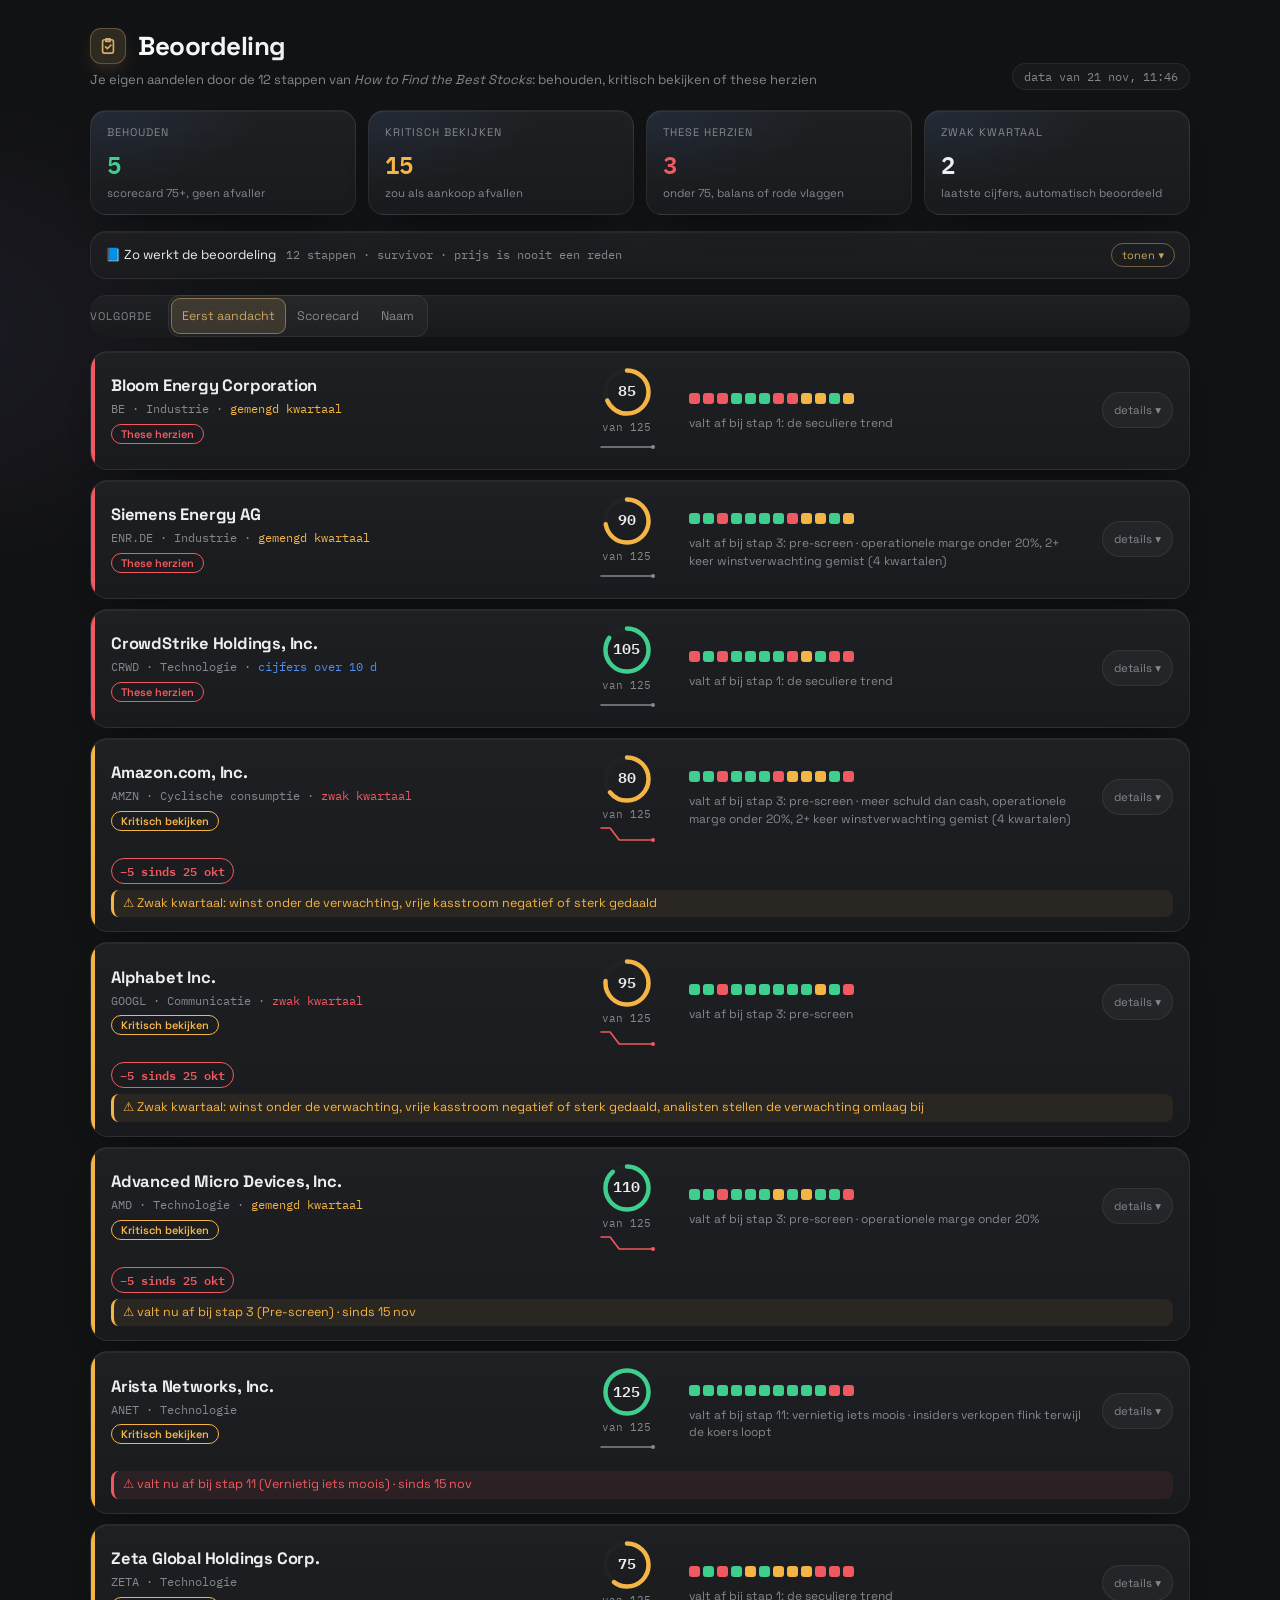
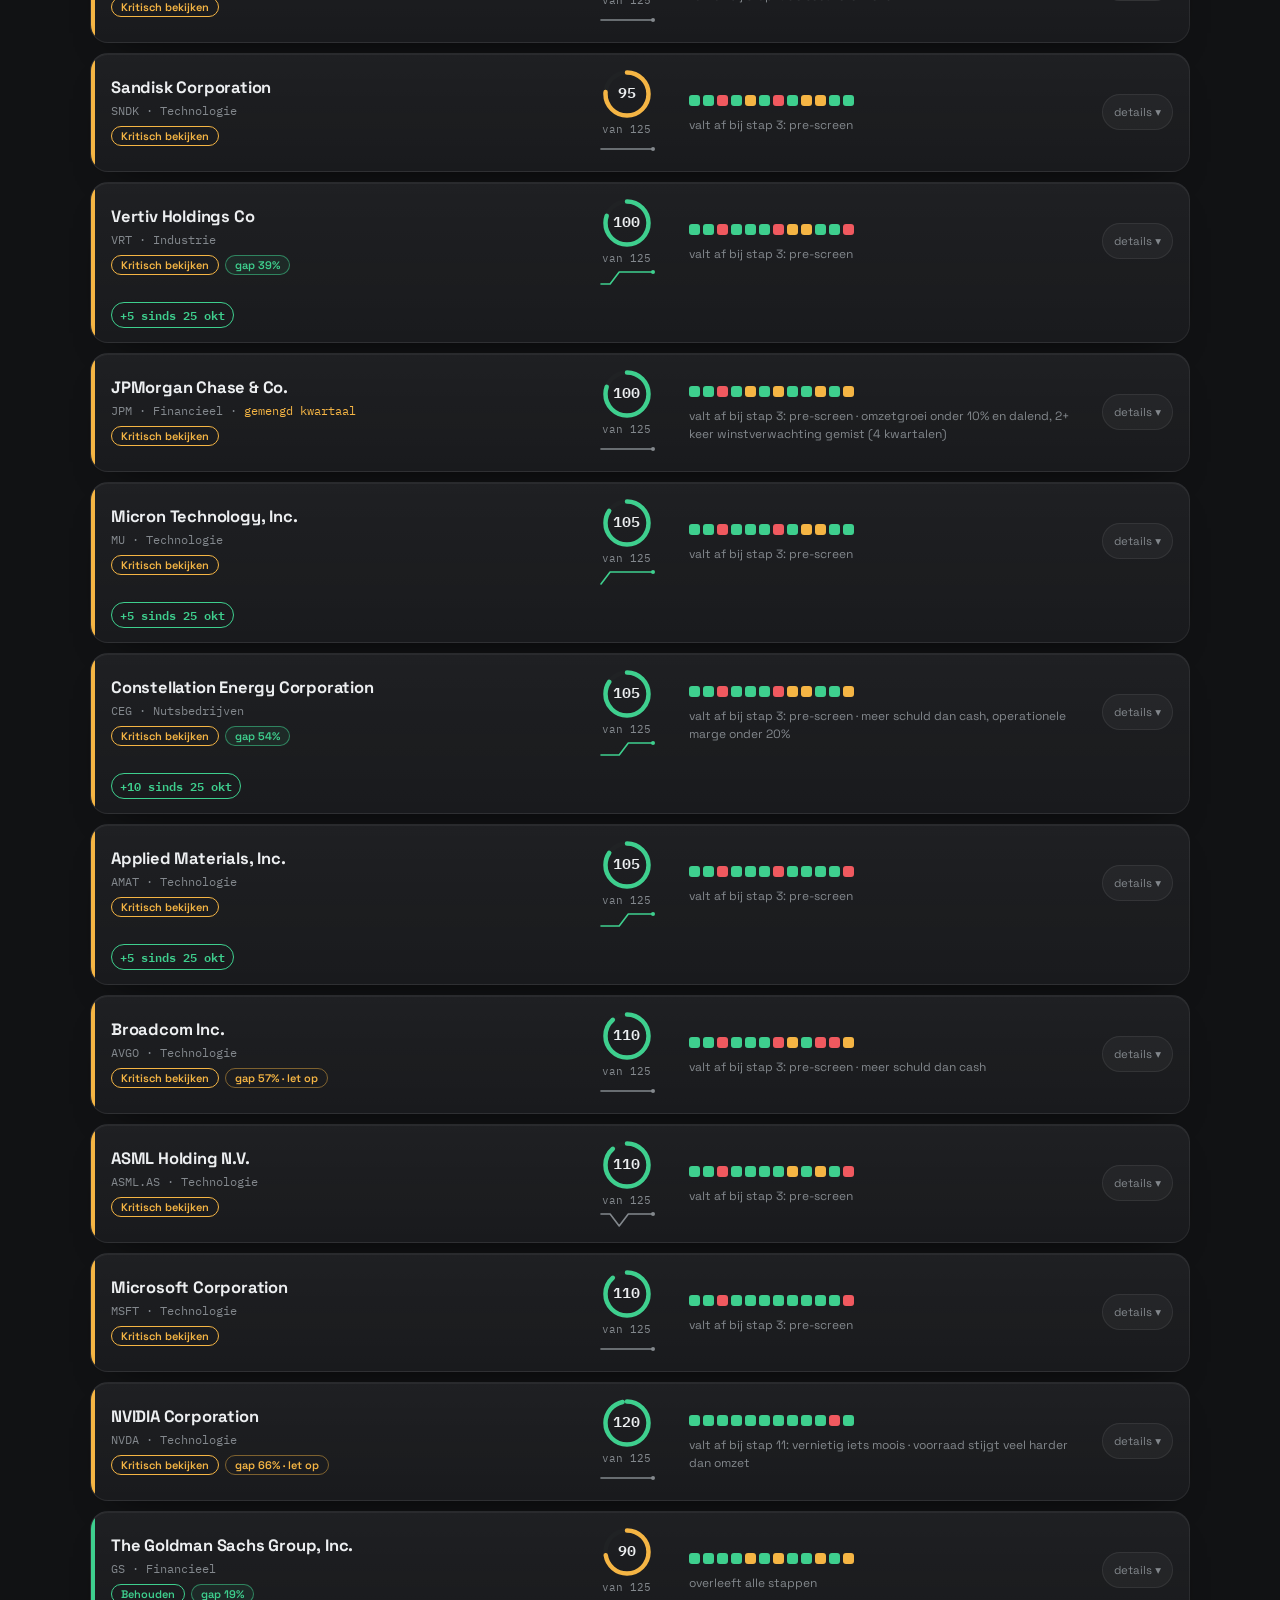
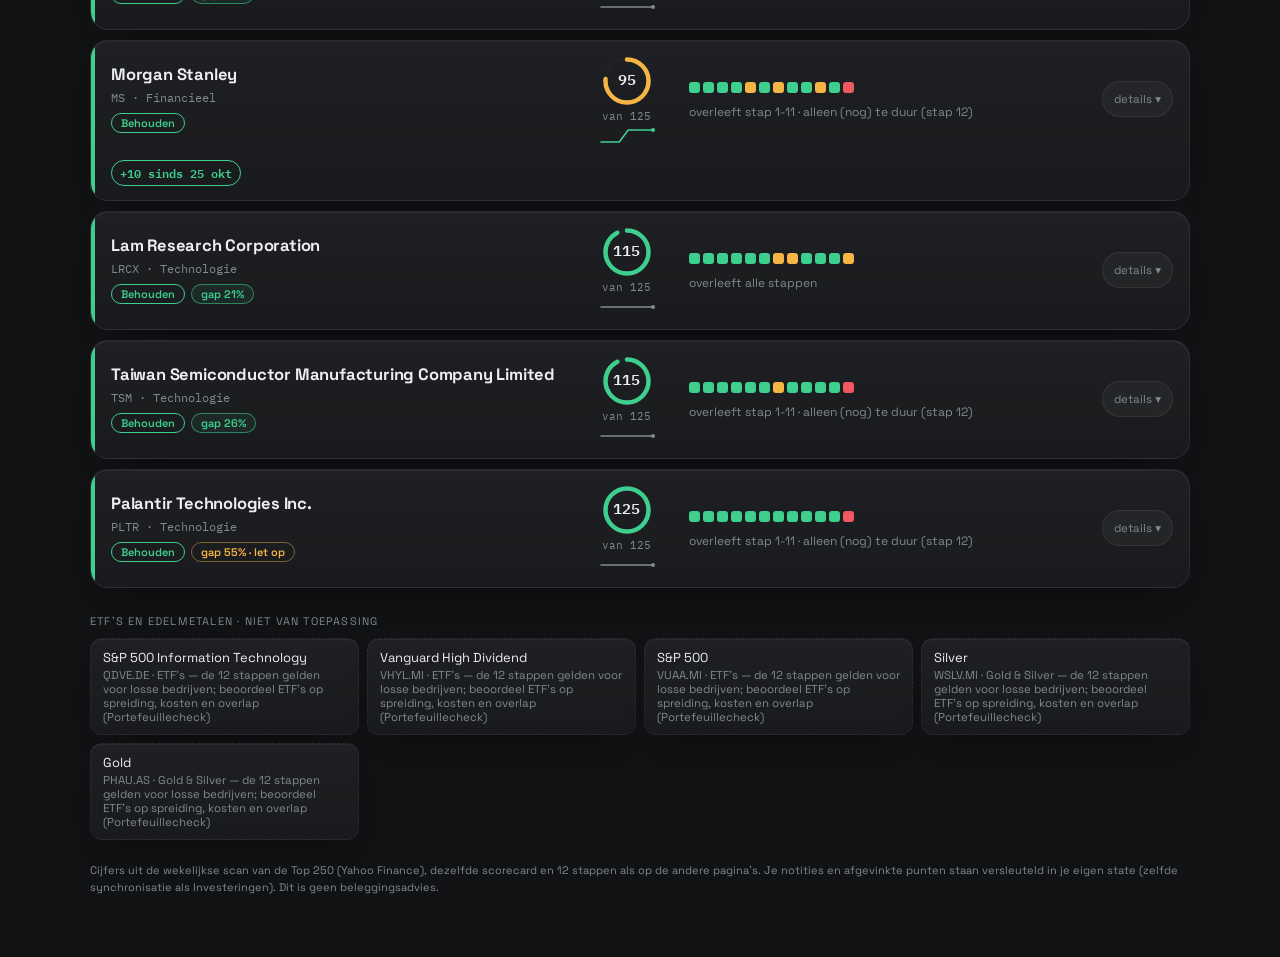
<file: beoordeling.html>
<!DOCTYPE html>
<html lang="nl">
<head>
<meta charset="UTF-8">
<meta http-equiv="Content-Security-Policy" content="default-src 'self'; script-src 'self' 'sha256-KAJsZ3keE+BN47wqgEb/lJKcS0TD0VRVbixIdt6dKvw='; style-src 'self' 'unsafe-inline'; font-src 'self'; img-src 'self' data:; connect-src 'self' https://api.github.com; frame-src 'self'; object-src 'none'; base-uri 'none'; form-action 'none'">
<meta name="referrer" content="no-referrer">
<meta name="robots" content="noindex, nofollow">
<style id="af">html{display:none}</style>
<script src="antiframe.js"></script>
<link rel="stylesheet" href="fonts.css">
<link rel="preload" href="fonts/SpaceGrotesk-var.woff2" as="font" type="font/woff2" crossorigin>
<meta name="viewport" content="width=device-width, initial-scale=1.0, viewport-fit=cover">
<title>Beoordeling</title>
<style>
  :root {
    --ink: #141517; --panel: #1a1c1e; --panel-2: #202224; --line: #2a2c2f;
    --muted: #83888d; --text: #eceef0; --up: #3ecf8e; --down: #f0595f;
    --warn: #f5b544; --accent: #4f8ff0; --gold: #c9a45c;
    --mono: 'IBM Plex Mono', ui-monospace, monospace;
  }
  * { box-sizing: border-box; margin: 0; padding: 0; }
  body {
    background: radial-gradient(1200px 600px at 80% -10%, #1e2430 0%, transparent 60%), var(--ink);
    color: var(--text); font-family: 'Space Grotesk', system-ui, sans-serif;
    min-height: 100vh; padding: 28px 18px 60px;
  }
  .wrap { max-width: 1100px; margin: 0 auto; }
  header.top { display: flex; justify-content: space-between; align-items: flex-end; flex-wrap: wrap; gap: 12px 16px; margin-bottom: 20px; }
  .title-block h1 { font-size: 26px; font-weight: 700; letter-spacing: -0.5px; display: flex; align-items: center; gap: 12px; }
  .pulse { width: 9px; height: 9px; border-radius: 50%; background: var(--gold); }
  .title-block p { color: var(--muted); font-size: 13px; margin-top: 6px; line-height: 1.5; }
  .updated { font-size: 12px; color: var(--muted); font-family: var(--mono); }

  .summary { display: grid; grid-template-columns: repeat(4, minmax(0, 1fr)); gap: 12px; margin-bottom: 16px; }
  /* label, getal en toelichting delen de rijen (subgrid): de getallen staan gelijk, ook als een label afbreekt */
  .stat { background: linear-gradient(180deg, var(--panel), var(--ink)); border: 1px solid var(--line); border-radius: 14px; padding: 14px 16px;
          text-align: left; font: inherit; color: inherit; cursor: pointer; min-height: 44px;
          display: grid; grid-row: span 3; grid-template-rows: subgrid; row-gap: 0; align-content: start; min-width: 0; }
  .stat.active { border-color: var(--gold); box-shadow: 0 0 0 1px var(--gold); }
  .stat .label { font-size: 11px; text-transform: uppercase; letter-spacing: 1px; color: var(--muted); }
  .stat .value { font-family: var(--mono); font-size: 24px; font-weight: 600; margin-top: 6px; }
  .stat .sub { font-size: 11.5px; margin-top: 3px; color: var(--muted); }

  .howto { background: var(--panel); border: 1px solid var(--line); border-radius: 12px; margin-bottom: 16px; }
  .howto[open] { border-color: rgba(201,164,92,.5); }
  .howto summary { cursor: pointer; font-size: 13px; list-style: none; display: flex; align-items: center; gap: 10px; padding: 11px 14px; min-height: 44px; }
  .howto summary::-webkit-details-marker { display: none; }
  .howto .h-sub { color: var(--muted); font-size: 12px; font-family: var(--mono); }
  .howto .h-btn { margin-left: auto; font-size: 11px; color: var(--gold); border: 1px solid rgba(201,164,92,.5); padding: 4px 10px; border-radius: 8px; white-space: nowrap; }
  .howto .h-btn::after { content: ' ▾'; } .howto[open] .h-btn::after { content: ' ▴'; }
  .howto .h-less { display: none; } .howto[open] .h-more { display: none; } .howto[open] .h-less { display: inline; }
  .howto-body { display: grid; grid-template-columns: repeat(3, 1fr); gap: 16px; padding: 4px 14px 14px; font-size: 12.5px; line-height: 1.6; color: #c8cbcf; }
  .howto-body h4 { font-size: 11px; text-transform: uppercase; letter-spacing: 1px; color: var(--muted); margin-bottom: 4px; font-weight: 500; }
  .howto-body b { color: var(--text); }

  .toolbar { display: flex; flex-wrap: wrap; gap: 10px 16px; align-items: center; margin-bottom: 14px; }
  .seg { display: inline-flex; background: var(--panel-2); border: 1px solid var(--line); border-radius: 9px; padding: 2px; }
  .seg button { background: none; border: 0; color: var(--muted); font: inherit; font-size: 12.5px; padding: 7px 11px; border-radius: 7px; cursor: pointer; min-height: 36px; }
  .seg button.on { background: rgba(201,164,92,.16); color: var(--gold); box-shadow: inset 0 0 0 1px rgba(201,164,92,.55); }
  .tb-label { font-size: 11px; text-transform: uppercase; letter-spacing: 1px; color: var(--muted); }
  .sync { margin-left: auto; font-size: 12px; color: var(--muted); font-family: var(--mono); }
  .sync:empty { display: none; }

  .list { display: flex; flex-direction: column; gap: 10px; }
  .b-card { background: var(--panel); border: 1px solid var(--line); border-radius: 16px; position: relative; overflow: hidden; }
  .b-card::before { content: ''; position: absolute; left: 0; top: 0; bottom: 0; width: 4px; background: var(--line); }
  .b-card.vc-good::before { background: var(--up); } .b-card.vc-mid::before { background: var(--warn); } .b-card.vc-bad::before { background: var(--down); }
  .b-head { display: grid; grid-template-columns: minmax(0, 1.6fr) 92px minmax(0, 1.4fr) auto; gap: 16px; align-items: center; padding: 14px 16px 14px 20px; cursor: pointer; }
  .b-name { min-width: 0; }
  .b-title { font-size: 16.5px; font-weight: 700; letter-spacing: -.2px; line-height: 1.25; overflow: hidden; text-overflow: ellipsis;
             display: -webkit-box; -webkit-line-clamp: 2; -webkit-box-orient: vertical; }
  /* mag afbreken: 'cijfers over 7 d' en 'kwartaalcheck' staan achteraan en mogen niet wegvallen achter een …
     (de · hangt met een harde spatie aan het vorige stuk, dus een regel begint nooit met een ·) */
  .b-sub { font-size: 12px; color: var(--muted); font-family: var(--mono); margin-top: 3px; line-height: 1.45; }
  .b-sub span { white-space: nowrap; }
  .b-verdict { font-size: 11px; font-weight: 600; margin-top: 6px; display: inline-block; padding: 2px 9px; border-radius: 999px; border: 1px solid currentColor; }
  /* Find the gap: cijfers omhoog, aandeel omlaag (zie Kansen portefeuille) */
  .b-gap { font-size: 11px; font-weight: 600; margin: 6px 0 0 6px; display: inline-block; padding: 2px 9px; border-radius: 999px; border: 1px solid rgba(62,207,142,.55); color: var(--up); background: rgba(62,207,142,.08); }
  .b-gap.warn { color: var(--warn); border-color: rgba(245,181,68,.45); background: none; }
  .b-gap.low { color: var(--muted); border-color: var(--line); background: none; }
  .b-score { text-align: center; }
  .b-score small { display: block; font-size: 11px; color: var(--muted); font-family: var(--mono); margin-top: 2px; }
  .b-steps { min-width: 0; }
  .b-steps .why { font-size: 12px; color: var(--muted); margin-top: 6px; line-height: 1.45; }
  .toggle { background: none; border: 1px solid var(--line); color: var(--muted); font: inherit; font-size: 11.5px; padding: 7px 11px; border-radius: 8px; cursor: pointer; white-space: nowrap; min-height: 36px; }
  .toggle:hover { border-color: var(--gold); color: var(--text); }
  .b-body { border-top: 1px solid var(--line); padding: 16px 16px 16px 20px; display: grid; grid-template-columns: 1fr 1.25fr; gap: 22px; }
  .d-k { font-size: 11px; text-transform: uppercase; letter-spacing: 1px; color: var(--muted); margin-bottom: 10px; display: flex; justify-content: space-between; align-items: baseline; gap: 10px; }
  .d-k span { text-transform: none; letter-spacing: 0; font-family: var(--mono); }
  .advice { font-size: 13px; line-height: 1.55; margin-bottom: 14px; padding: 10px 12px; border-radius: 10px; background: rgba(255,255,255,.025); border: 1px solid var(--line); }
  /* automatisch opgestelde these en de kwartaalbeoordeling: lopende tekst, niets om in te vullen */
  .auto { display: grid; gap: 12px; margin: 16px 0; }
  .auto .d-k { margin-bottom: 4px; }
  .auto p { margin: 0; font-size: 13px; line-height: 1.55; color: #c8cbcf; }
  .auto .eigen { border-left: 2px solid var(--line); padding-left: 10px; white-space: pre-wrap; }
  .qcheck { font-size: 12.5px; color: var(--muted); margin-top: 8px; line-height: 1.5; }
  .empty { padding: 26px; text-align: center; color: var(--muted); border: 1px dashed var(--line); border-radius: 16px; font-size: 13px; line-height: 1.6; }
  .section-h { font-size: 11px; text-transform: uppercase; letter-spacing: 1.2px; color: var(--muted); margin: 26px 0 10px; }
  .etf { display: grid; grid-template-columns: repeat(auto-fill, minmax(220px, 1fr)); gap: 8px; }
  .etf div { background: var(--panel); border: 1px dashed var(--line); border-radius: 12px; padding: 10px 12px; font-size: 13px; }
  .etf small { display: block; color: var(--muted); font-size: 11.5px; margin-top: 2px; }
  .foot { font-size: 11px; color: var(--muted); margin-top: 22px; line-height: 1.6; }
  /* these-bewaking (these.json): scorecard-lijn onder het getal, trend en meldingen over de hele breedte van de kop */
  .b-spark { display: block; margin: 5px auto 0; color: var(--muted); overflow: visible; }
  .c-up { color: var(--up); } .c-down { color: var(--down); }
  .b-these { grid-column: 1 / -1; display: flex; flex-wrap: wrap; align-items: center; gap: 6px 8px; min-width: 0; }
  .th-badge { font-family: var(--mono); font-size: 11.5px; font-weight: 600; padding: 2px 8px; border-radius: 999px; border: 1px solid currentColor; white-space: nowrap; }
  .th-hist { font-size: 11.5px; color: var(--muted); font-family: var(--mono); }
  .th-alert { flex: 1 1 100%; min-width: 0; font-size: 12.5px; line-height: 1.4; padding: 5px 9px; border-radius: 8px; border-left: 3px solid currentColor; overflow-wrap: anywhere; }
  .th-alert.s3 { color: var(--down); background: rgba(240,89,95,.08); } .th-alert.s2 { color: var(--warn); background: rgba(245,181,68,.07); }
  .th-alert.s1 { color: var(--accent); background: rgba(79,143,240,.07); }
  /* details van een kansen-aandeel laden (of mislukt) */
  .b-msg { grid-column: 1 / -1; display: flex; align-items: center; flex-wrap: wrap; gap: 8px 12px; min-height: 40px; font-size: 12.5px; color: var(--muted); }
  .b-spin { width: 14px; height: 14px; border-radius: 50%; border: 2px solid var(--line); border-top-color: var(--gold); animation: spin .8s linear infinite; }
  @keyframes spin { to { transform: rotate(360deg); } }
  @media (prefers-reduced-motion: reduce) { .b-spin { animation: none; } }

  @media (max-width: 900px) {
    /* tablet: naam | 12 stappen | score met de knop eronder. Score en knop delen een vaste kolom,
       zodat ze in elke kaart even breed zijn en recht onder elkaar staan. */
    .b-head { grid-template-columns: minmax(0, 1fr) minmax(0, 1fr) 88px; gap: 8px 16px; }
    .b-name { grid-area: 1 / 1 / 3 / 2; }
    .b-steps { grid-area: 1 / 2 / 3 / 3; }
    .b-score { grid-area: 1 / 3; align-self: end; }
    .b-head .toggle { grid-area: 2 / 3; align-self: start; justify-self: stretch; }
    .b-body { grid-template-columns: 1fr; }
    .howto-body { grid-template-columns: 1fr; }
    .summary { grid-template-columns: repeat(2, minmax(0, 1fr)); }
  }
  @media (max-width: 700px) {
    .howto .h-sub { display: none; }   /* past niet meer naast de titel en de knop */
  }
  /* aanraakschermen: knoppen ruim genoeg om te tikken, invoer op 16px (anders zoomt iOS in) */
  @media (pointer: coarse), (max-width: 900px) {
    .seg button { min-height: 40px; padding: 8px 14px; white-space: nowrap; }
    .toggle { min-height: 40px; }
  }
  @media (max-width: 560px) {
    body { padding: 18px 12px calc(40px + env(safe-area-inset-bottom)); }
    .title-block h1 { font-size: 22px; }
    .b-head, .b-body { padding-left: 16px; padding-right: 12px; }
    /* telefoon: naam | score, vakjes | pijl-knop (40×40), toelichting over de hele breedte.
       De smalle kolom rechts laat de 12 vakjes ook op 320px op één regel passen. */
    .b-head { grid-template-columns: minmax(0, 1fr) 60px; gap: 10px 12px; }
    .b-name { grid-area: 1 / 1; } .b-score { grid-area: 1 / 2; align-self: start; }
    .b-steps { display: contents; }
    .b-steps .s12-dots { grid-area: 2 / 1; align-self: center; }
    .b-steps .why { grid-area: 3 / 1 / 4 / 3; margin-top: 0; }
    .b-steps .why:first-child { grid-area: 2 / 1; align-self: center; }   /* nog niet gescand: geen vakjes */
    .b-head .toggle { grid-area: 2 / 2; align-self: center; justify-self: center; width: 40px; height: 40px; padding: 0; font-size: 14px; }
    .b-head .toggle .tg-l { display: none; }
    /* naam mag over twee regels */
    .b-title { white-space: normal; display: -webkit-box; -webkit-line-clamp: 2; -webkit-box-orient: vertical; }
    .seg { display: flex; width: 100%; } .seg button { flex: 1 1 auto; padding: 8px 10px; }
    .sync { margin-left: 0; width: 100%; }
  }
</style>
<link rel="stylesheet" href="theme.css">
</head>
<body>
<div class="wrap">
  <header class="top">
    <div class="title-block">
      <h1><span class="pulse i-score" aria-hidden="true"></span><span id="pageTitle">Beoordeling</span></h1>
      <p id="pageSub">Je eigen aandelen door de 12 stappen van <i>How to Find the Best Stocks</i>: behouden, kritisch bekijken of these herzien</p>
    </div>
    <div class="updated" id="updated">laden…</div>
  </header>

  <div class="summary" id="summary"></div>

  <details class="howto">
    <summary>📘 Zo werkt de beoordeling
      <span class="h-sub">12 stappen · survivor · prijs is nooit een reden</span>
      <span class="h-btn"><span class="h-more">tonen</span><span class="h-less">verbergen</span></span></summary>
    <div class="howto-body">
      <div><h4>Survivor</h4>
        Elke stap werkt als <b>Survivor</b>: zakt een bedrijf voor één stap, dan valt het af, hoe mooi het verhaal ook klinkt.
        Wat uit de cijfers te halen is, rekent het dashboard elke run na. De rest (het bedrijf in één zin, marktomvang, moat, CEO, de kapitaalbuffer van een bank)
        komt uit een <b>oordeel van Claude (AI)</b> per bedrijf; je hoeft zelf niets in te vullen of af te vinken.</div>
      <div><h4>Je oordeel per aandeel</h4>
        De 12 stappen zijn gemaakt om te <b>kopen</b>; voor wat je al hebt telt of je these breekt.
        <b class="v-good">Behouden</b>: scorecard 75+ en geen afvaller. <b class="v-mid">Kritisch bekijken</b>: zou als nieuwe aankoop afvallen (bijv. stap 3, de pre-screen).
        <b class="v-bad">These herzien</b>: scorecard onder 75, een zwakke balans (stap 8) of meerdere rode vlaggen tegelijk (stap 11). Alleen duur (stap 12) is nooit een reden om te verkopen.</div>
      <div><h4>Na de 12 stappen</h4>
        <b>Koop langzaam</b> (vast bedrag, vaste datum). <b>Schrijf je exit op vóór je koopt</b>: waarom je het bezit en wat je zou doen verkopen.
        Breekt de these langzaam, verkoop dan geleidelijk over ±18 maanden; fraude betekent direct eruit. De <b>kwartaalcijfers worden automatisch beoordeeld</b> (omzet, winst tegenover de verwachting, kasstroom, bijstellingen) en de scorecard elke run opnieuw;
        je krijgt alleen een melding bij een zwak kwartaal of als de these verandert.</div>
    </div>
  </details>

  <div class="toolbar" id="toolbar">
    <span class="tb-label">Volgorde</span>
    <div class="seg" id="sortSeg"><button data-v="verdict" class="on">Eerst aandacht</button><button data-v="score">Scorecard</button><button data-v="name">Naam</button></div>
    <span class="sync" id="sync"></span>
  </div>

  <div class="list" id="list"><div class="empty">Laden…</div></div>
  <div id="extra"></div>

  <p class="foot">
    Cijfers uit de wekelijkse scan van de Top 250 (Yahoo Finance), dezelfde scorecard en 12 stappen als op de andere pagina's.
    Je notities en afgevinkte punten staan versleuteld in je eigen state (zelfde synchronisatie als Investeringen). Dit is geen beleggingsadvies.
  </p>
</div>

<script src="vault.js"></script>
<script src="shared.js"></script>
<script src="steps.js"></script>
<script>
const OWN = new URLSearchParams(location.search).get('set') !== 'top';   // standaard: je eigen aandelen
// Niets om in te vullen: het oordeel, de these en de kwartaalbeoordeling komen uit de run. Alleen een notitie die de
// beheerder vroeger zelf schreef wordt nog getoond (uit zijn eigen gegevens), en dan alleen aan hem.
const EDIT = () => OWN && Shared.isAdmin();
const $ = id => document.getElementById(id);
const esc = Steps.esc;
const SECTOR_NL = Steps.SECTOR_NL;          // sectornamen in het Nederlands (steps.js)
const today = () => new Date().toISOString().slice(0, 10);
let rows = [], extraRows = [], DATA = null, sortBy = 'verdict', filter = null;
const openSet = new Set();
// Geen cijfers (bv. andere valuta)? Dan alle 12 stappen zonder oordeel
const BLANK = { list: Array.from({ length: 12 }, (_, i) => ({ n: i + 1, s: 'manual', c: [] })), fail: null, nfail: 0, survivor: false, auto_ok: 0 };
Steps.css();

async function getJSON(u) { try { const r = await fetch(u, { cache: 'no-cache' }); return r.ok ? await r.json() : null; } catch (e) { return null; } }

const VORDER = { 'v-bad': 0, 'v-mid': 1, 'v-good': 2, 'v-na': 3 };
function sorted(list) {
  const s = list.slice();
  if (sortBy === 'score') s.sort((a, b) => ((b.it && b.it.card && b.it.card.s) ?? -1) - ((a.it && a.it.card && a.it.card.s) ?? -1));
  else if (sortBy === 'name') s.sort((a, b) => a.name.localeCompare(b.name, 'nl'));
  else {
    // binnen hetzelfde oordeel eerst de aandelen met een these-alarm (scorecard-daling of nieuwe afvaller)
    const alarm = new Map(s.map(r => [r, alertsOf(r).filter(a => a.sev >= 2).length]));
    s.sort((a, b) => VORDER[a.v.cls] - VORDER[b.v.cls] || alarm.get(b) - alarm.get(a) || ((a.it && a.it.card && a.it.card.s) ?? 0) - ((b.it && b.it.card && b.it.card.s) ?? 0));
  }
  return s;
}

// These-bewaking (these.json via shared.js, dezelfde regels als Vandaag): scorecard-daling, nieuwe afvaller, nieuwe kwartaalcijfers
const alertsOf = r => OWN ? Shared.theseAlerts(r.it, r.th, r.review, today()) : [];
// Laatste kwartaal: het automatische oordeel uit de run (it.kw): sterk, goed, gemengd of zwak
const kwOf = r => (r.it && r.it.kw && Steps.KW[r.it.kw.lvl]) ? r.it.kw : null;
// Waarom dit in de portefeuille past en wat de these zou breken: opgesteld uit het oordeel en de scorecard
function theseAuto(r, it) {
  const c = it.card || {}, crit = (c.crit || []).filter(x => !x.nodata);
  // eerste letter klein, behalve bij een afkorting (CEO) of een naam (S&P blijft S&P)
  const nm = k => { const t = (Steps.CARD[k] || [k])[0].replace('*', ''); return /^[A-Z][a-z]/.test(t) ? t.charAt(0).toLowerCase() + t.slice(1) : t; };
  const top = crit.filter(x => x.p === 10).map(x => nm(x.k)), weak = crit.filter(x => x.p === 0).map(x => nm(x.k));
  const note = it.q && it.q.note ? String(it.q.note).replace(/[.\s]+$/, '') + '. ' : '';
  const why = note + (top.length ? `Sterk op de scorecard: ${top.join(', ')}.` : 'Geen onderdeel van de scorecard scoort het maximum.')
    + (weak.length ? ` Zwak: ${weak.join(', ')}.` : '');
  const fails = ((it.s12 && it.s12.list) || []).filter(x => x.s === 'fail' && x.n !== 12).map(x => x.n);
  const exit = `Een scorecard onder 75 (nu ${c.s == null ? '—' : String(c.s).replace('.', ',')}), een nieuwe afvaller in stap 1 tot en met 11`
    + (fails.length ? ` (valt nu al af bij stap ${fails.join(', ')})` : '') + ', of twee zwakke kwartalen op rij. Dit wordt elke run bewaakt; verandert er iets, dan staat het op Vandaag.';
  return { why, exit };
}
// Scorecard van de laatste 13 weken als mini-lijn (x op datum, y van laag naar hoog)
function spark(pts, cls) {
  const W = 56, H = 16, d = pts.map(p => Date.parse(p.d)), s = pts.map(p => p.s);
  const d0 = Math.min(...d), dw = (Math.max(...d) - d0) || 1, lo = Math.min(...s), sw = Math.max(...s) - lo;
  const xy = pts.map((p, i) => [(d[i] - d0) / dw * (W - 4) + 2, sw ? H - 2 - (p.s - lo) / sw * (H - 4) : H / 2].map(v => v.toFixed(1)));
  const end = xy[xy.length - 1];
  return `<svg class="b-spark ${cls}" viewBox="0 0 ${W} ${H}" width="${W}" height="${H}" role="img" aria-label="Scorecard 13 weken: ${esc(s.join(', '))}">
    <polyline points="${xy.map(p => p.join(',')).join(' ')}" fill="none" stroke="currentColor" stroke-width="1.6" stroke-linejoin="round" stroke-linecap="round"/>
    <circle cx="${end[0]}" cy="${end[1]}" r="2" fill="currentColor"/></svg>`;
}
const dShort = iso => new Date(iso + 'T12:00:00Z').toLocaleDateString('nl-NL', { day: 'numeric', month: 'short', timeZone: 'UTC' });
// Trend en meldingen in de kop van de kaart (ingeklapt zichtbaar)
function theseHTML(r, tr, al) {
  const parts = [];
  const drop = al.find(a => a.kind === 'drop');
  if (tr && tr.short) parts.push(`<span class="th-hist">historie sinds ${esc(dShort(tr.first))}</span>`);
  else if (tr && !drop && tr.delta) parts.push(`<span class="th-badge ${tr.delta > 0 ? 'c-up' : 'c-down'}" title="Scorecard nu t.o.v. ${esc(dShort(tr.since))}">${tr.delta > 0 ? '+' : '−'}${esc(String(Math.abs(tr.delta)).replace('.', ','))} sinds ${esc(dShort(tr.since))}</span>`);
  al.filter(a => a.kind !== 'due').forEach(a => parts.push(`<div class="th-alert ${a.kind} s${a.sev}">${a.sev >= 2 ? '⚠ ' : ''}${esc(a.text)}</div>`));
  return parts.length ? `<div class="b-these">${parts.join('')}</div>` : '';
}
// Details van een kansen-aandeel komen pas bij het openklappen binnen (screener.json fmt 2, shared.js)
const detFail = new Set();
function redraw(r) {
  const el = document.getElementById('c-' + r.key);
  if (!el) return;
  el.outerHTML = rowHTML(r);
  bind(document.getElementById('c-' + r.key), r);
}
function bodyWait(r) {
  if (detFail.has(r.key)) return `<div class="b-body"><div class="b-msg">Details konden niet geladen worden, probeer opnieuw.
      <button class="toggle" data-retry="1">Opnieuw proberen</button></div></div>`;
  Shared.fullItem(r.it, DATA).then(f => { if (!f) detFail.add(r.key); if (openSet.has(r.key)) redraw(r); });
  return '<div class="b-body"><div class="b-msg" role="status"><span class="b-spin"></span>Details laden…</div></div>';
}

// Find the gap = hoge score (90+) én een gap: omzet en winst omhoog, aandeel omlaag → zoveel % goedkoper t.o.v. omzet en winst.
// Groen alleen bij die combinatie; een gap bij een lagere score grijs, met een waarschuwing oranje.
function gapPill(it) {
  const g = it && it.gap;
  if (!g) return '';
  const min = (DATA && DATA.gap_card) || 90, hit = g.ok && ((it.card || {}).s || 0) >= min;
  const gr = v => v > 300 ? '>+300%' : (v > 0 ? '+' : '') + Math.round(v) + '%';
  const t = `Find the gap: omzet ${gr(g.rev)}, winst ${gr(g.eps)}, koers ${g.px > 0 ? '+' : ''}${Math.round(g.px)}% in 12 maanden → `
    + `${Math.round(g.pct)}% goedkoper t.o.v. omzet en winst${hit && OWN ? ' (bijkoopkans?)' : ''}` + (g.warn.length ? `. Let op: ${g.warn.join(', ')}` : '')
    + (g.ok && !hit ? `. Scorecard onder ${min}: geen Find the gap-kans` : '');
  return `<span class="b-gap ${hit ? '' : g.ok ? 'low' : 'warn'}" title="${esc(t)}">gap ${Math.round(g.pct)}%${g.ok ? '' : ' · let op'}</span>`;
}

function rowHTML(r) {
  const it = r.it, c = it && it.card, open = openSet.has(r.key);
  const lvl = c && c.s != null ? (Steps.LEVEL[c.lvl] || Steps.LEVEL.low) : null;
  const q = OWN ? kwOf(r) : null;
  const al = alertsOf(r), tr = OWN && r.th ? Shared.theseTrend(it, r.th, today()) : null;
  const sp = tr && !tr.short && tr.pts.length >= 2 ? spark(tr.pts, tr.delta > 0 ? 'c-up' : tr.delta < 0 ? 'c-down' : '') : '';
  const tick = (it && it.region === 'VS') ? it.sym : r.ticker;
  const head = `<div class="b-head" data-key="${esc(r.key)}">
      <div class="b-name"><div class="b-title" title="${esc(r.name)}">${esc(r.name)}</div>
        <div class="b-sub">${esc(tick)}${it && it.sector ? '&nbsp;· ' + esc(SECTOR_NL[it.sector] || it.sector) : ''}${it && Number.isInteger(it.earn_days) && it.earn_days <= 14 ? `&nbsp;· <span style="color:var(--accent)">cijfers over ${it.earn_days} d</span>` : ''}${OWN && q && q.lvl === 'zwak' ? '&nbsp;· <span style="color:var(--down)">zwak kwartaal</span>' : OWN && q && q.lvl === 'gemengd' ? '&nbsp;· <span style="color:var(--warn)">gemengd kwartaal</span>' : ''}</div>
        <span class="b-verdict ${r.v.cls}">${esc(r.v.label)}</span>${gapPill(it)}</div>
      <div class="b-score" title="${c && c.s != null ? `Scorecard ${c.s} van 125 · ${esc(lvl[0])}` : 'Nog geen scorecard'}">${Steps.ring(c && c.s, 52)}<small>${c && c.s != null ? 'van 125' : 'geen data'}</small>${sp}</div>
      <div class="b-steps">${it && it.s12 ? Steps.dots(it.s12) : ''}<div class="why">${esc(it ? Steps.failText(it.s12) : r.missing || 'nog niet gescand')}</div></div>
      <button class="toggle" aria-expanded="${open}" aria-label="${open ? 'Details sluiten' : 'Details tonen'}"><span class="tg-l">${open ? 'sluiten' : 'details'} </span>${open ? '▴' : '▾'}</button>
      ${OWN ? theseHTML(r, tr, al) : ''}
    </div>`;
  if (!open) return `<div class="b-card vc-${r.v.cls.slice(2)}" id="c-${esc(r.key)}">${head}</div>`;
  const full = it ? Shared.fullItemNow(it, DATA) : null;
  if (it && !full) return `<div class="b-card vc-${r.v.cls.slice(2)}" id="c-${esc(r.key)}">${head}${bodyWait(r)}</div>`;
  return `<div class="b-card vc-${r.v.cls.slice(2)}" id="c-${esc(r.key)}">${head}${bodyHTML(r, full, q)}</div>`;
}

// Opengeklapte kaart: oordeel, scorecard, de these, de kwartaalbeoordeling en de 12 stappen (it = het volledige item)
function bodyHTML(r, it, q) {
  const c = it && it.card;
  const rv = r.review || {};
  const ta = OWN && it && c && c.s != null ? theseAuto(r, it) : null;
  const eigen = EDIT() ? [rv.why, rv.exit].filter(x => x && String(x).trim()) : [];
  const body = `<div class="b-body">
      <div>
        <div class="advice"><b class="${r.v.cls}">${esc(r.v.label)}.</b> ${esc(r.v.text)}</div>
        <div class="d-k">Scorecard <span>stap 6</span></div>
        ${it ? Steps.cardTable(c) : `<div class="empty">${esc(r.missing || 'Nog niet gescand.')}</div>`}
        ${ta ? `<div class="auto">
          <div><div class="d-k">Waarom dit erin past</div><p>${esc(ta.why)}</p></div>
          <div><div class="d-k">Wat de these breekt</div><p>${esc(ta.exit)}</p></div>
          ${eigen.length ? `<div><div class="d-k">Je eerdere notitie</div><p class="eigen">${esc(eigen.join('\n'))}</p></div>` : ''}
        </div>` : ''}
        ${OWN && it ? `<div class="d-k">Laatste kwartaalcijfers <span>automatisch beoordeeld</span></div>
        ${Steps.quarter(it.kw)}
        ${it.earnings ? `<div class="qcheck">Volgende kwartaalcijfers: <b style="color:var(--text)">${esc(new Date(it.earnings).toLocaleDateString('nl-NL', { day: 'numeric', month: 'long' }))}</b>${Number.isInteger(it.earn_days) ? ` (over ${it.earn_days} d)` : ''}. Ze worden daarna vanzelf beoordeeld.</div>` : ''}` : ''}
      </div>
      <div><div class="d-k">De 12 stappen <span>${it && it.s12 ? `${it.s12.auto_ok} gehaald · ${it.s12.nfail} afvaller${it.s12.nfail === 1 ? '' : 's'}` : 'geen cijfers'}</span></div>
        ${Steps.panel(it ? it.s12 : BLANK)}</div>
    </div>`;
  return body;
}

function bind(el, r) {
  el.querySelector('.b-head').onclick = e => {
    openSet.has(r.key) ? openSet.delete(r.key) : openSet.add(r.key);
    redraw(r);
  };
  const rb = el.querySelector('[data-retry]');
  if (rb) rb.onclick = () => { detFail.delete(r.key); redraw(r); };
}

function render(summaryOnly) {
  const cnt = k => rows.filter(r => r.v.cls === k).length;
  const due = OWN ? rows.filter(r => (kwOf(r) || {}).lvl === 'zwak').length : 0;
  const tiles = OWN
    ? [['v-good', 'Behouden', cnt('v-good'), 'scorecard 75+, geen afvaller'], ['v-mid', 'Kritisch bekijken', cnt('v-mid'), 'zou als aankoop afvallen'],
       ['v-bad', 'These herzien', cnt('v-bad'), 'onder 75, balans of rode vlaggen'], ['due', 'Zwak kwartaal', due, 'laatste cijfers, automatisch beoordeeld']]
    : [['survivor', 'Survivors', rows.length, 'overleven alle stappen'], ['v-good', 'Ook goedkoop', rows.filter(r => r.it.s12.list[11].s === 'pass').length, 'bear-case DCF boven de koers'],
       ['near', 'Bijna', extraRows.length, 'alleen te duur (stap 12)'], ['top', '100+', rows.filter(r => r.it.card.s >= 100).length, 'uitzonderlijke scorecard']];
  $('summary').innerHTML = tiles.map(([k, l, v, s]) => `<button class="stat ${filter === k ? 'active' : ''}" data-f="${k}"><div class="label">${l}</div>
      <div class="value ${k.startsWith('v-') ? k : ''}">${v}</div><div class="sub">${s}</div></button>`).join('');
  $('summary').querySelectorAll('.stat').forEach(b => b.onclick = () => { filter = filter === b.dataset.f ? null : b.dataset.f; render(); });
  if (summaryOnly) return;
  let list = rows;
  if (filter && filter.startsWith('v-')) list = OWN ? rows.filter(r => r.v.cls === filter) : rows.filter(r => r.it.s12.list[11].s === 'pass');
  else if (filter === 'due') list = rows.filter(r => (kwOf(r) || {}).lvl === 'zwak');
  else if (filter === 'near') list = extraRows;
  else if (filter === 'top') list = rows.filter(r => r.it.card.s >= 100);
  const box = $('list');
  box.innerHTML = list.length ? sorted(list).map(rowHTML).join('')
    : `<div class="empty">${OWN ? 'Geen aandelen in deze groep.' : 'Op dit moment overleeft geen enkel bedrijf alle stappen. Dat is precies de bedoeling van de gids: de lat ligt hoog.'}</div>`;
  sorted(list).forEach(r => { const el = document.getElementById('c-' + r.key); if (el) bind(el, r); });
}

async function load() {
  const [scr, sig, data, these] = await Promise.all([getJSON('screener.json'), getJSON('signals.json'), getJSON('data.json'), OWN ? Shared.loadThese() : null]);
  DATA = scr;
  if (!scr) { $('list').innerHTML = '<div class="empty">Nog geen screener.json. Draai eerst de workflow Top 250.</div>'; return; }
  $('updated').textContent = 'data van ' + new Date(scr.updated).toLocaleString('nl-NL', { day: 'numeric', month: 'short', hour: '2-digit', minute: '2-digit' });
  if (!OWN) {
    document.title = 'Survivors';
    $('pageTitle').textContent = 'Survivors';
    $('pageSub').innerHTML = 'Bedrijven uit de Top 250 die alle 12 stappen van <i>How to Find the Best Stocks</i> overleven';
    const pool = (scr.items || []).filter(it => it.s12 && it.card && it.card.s != null);
    // Survivors zijn (nog) niet van jou: geen 'behouden', maar hoe dicht ze bij een aankoop volgens de gids zitten (steps.js)
    const topVerdict = Steps.buyVerdict;
    const mk = it => ({ key: it.sym.replace(/[^A-Za-z0-9]/g, '_'), name: it.name, ticker: it.eu || it.sym, it, v: topVerdict(it) });
    rows = pool.filter(it => it.s12.survivor).map(mk);
    extraRows = pool.filter(it => !it.s12.survivor && it.s12.nfail === 1 && it.s12.fail === 12).map(mk);
    render();
    return;
  }
  const { find, usOf, quotes } = Shared.stockIndex(scr, sig, data);
  const pos = await Shared.positions();
  const stocks = pos.filter(p => !p.watch && p.section === 'Stocks');
  const other = pos.filter(p => !p.watch && p.section !== 'Stocks');
  rows = stocks.map(p => {
    const t = p.ticker.toUpperCase(), us = usOf[t], qn = (quotes[t] || {}).name;
    const it = find(t);
    const skip = (scr.own_skip || {})[t] || (us && (scr.own_skip || {})[us]);
    return { key: p.id.replace(/[^A-Za-z0-9]/g, '_'), id: p.id, name: (it && it.name) || qn || p.label || p.ticker, ticker: p.ticker, it, review: p.review,
             th: (these && it && these.stocks[it.sym]) || null,   // weekhistorie uit these.json (scorecard, afvallers, cijfers)
             v: Steps.verdict(it), missing: it ? null : skip ? `niet te scoren (${skip}): de cijfers zijn niet naar euro of dollar om te rekenen`
               : 'nog niet gescand: komt mee in de volgende runs van de Top 250' };
  });
  rows.forEach(r => { r.key = r.id; });   // sleutel = positie-id (zelfde als op Investeringen)
  render();
  $('extra').innerHTML = other.length ? `<div class="section-h">ETF's en edelmetalen · niet van toepassing</div>
    <div class="etf">${other.map(p => `<div>${esc(p.label || (quotes[p.ticker.toUpperCase()] || {}).name || p.ticker)}<small>${esc(p.ticker)} · ${esc(p.section)} — de 12 stappen gelden voor losse bedrijven; beoordeel ETF's op spreiding, kosten en overlap (Portefeuillecheck)</small></div>`).join('')}</div>` : '';
}

$('sortSeg').querySelectorAll('button').forEach(b => b.onclick = () => {
  sortBy = b.dataset.v; $('sortSeg').querySelectorAll('button').forEach(x => x.classList.toggle('on', x === b)); render();
});
// Opnieuw inlezen zodra alle opslagen klaar zijn (anders zie je even een oude versie)
Shared.onRefresh(() => Shared.whenSaved().then(load));
load();
</script>
</body>
</html>
</file>
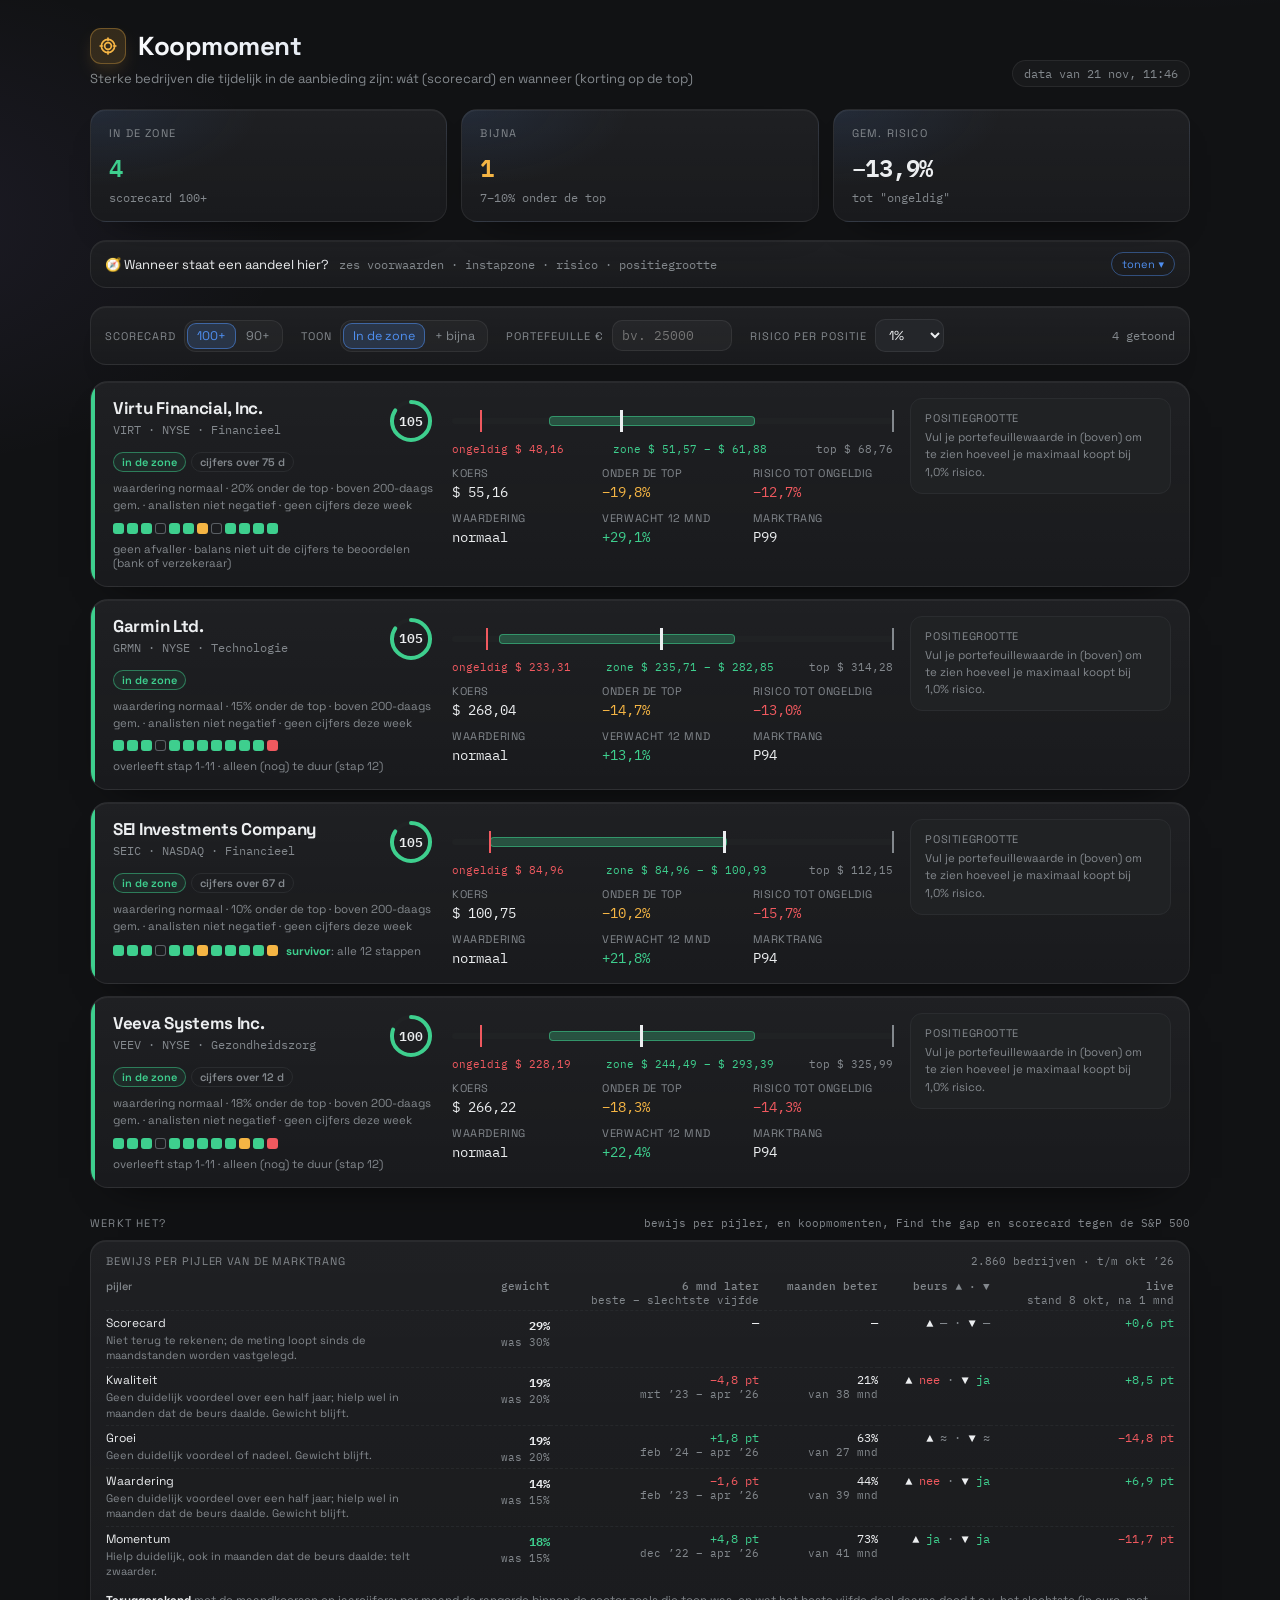
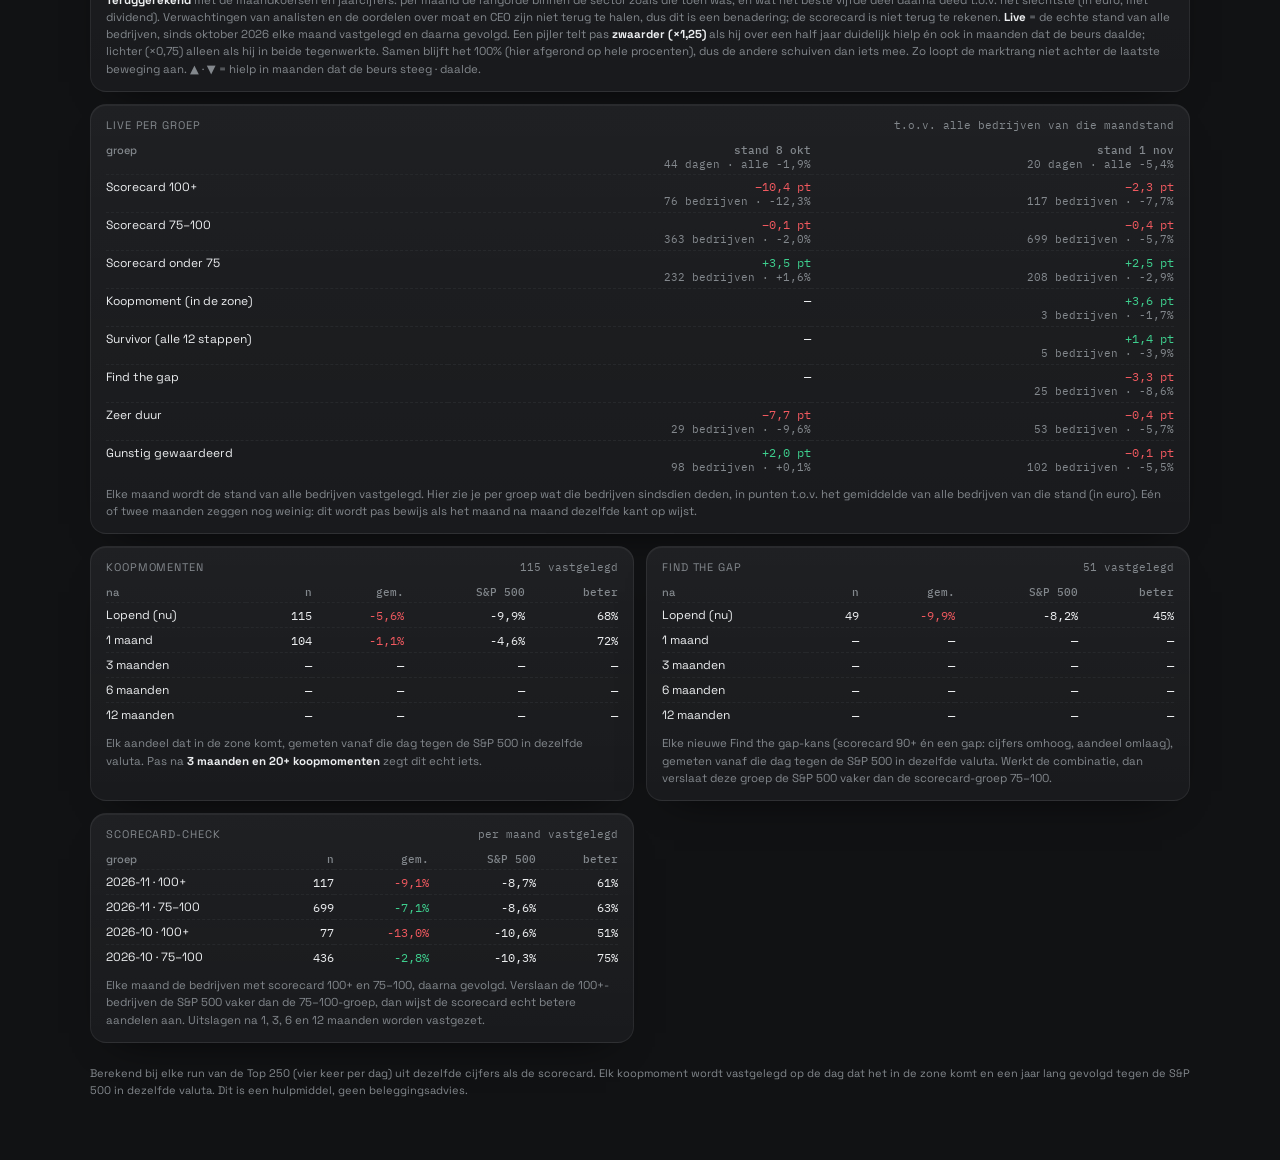
<file: koopmoment.html>
<!DOCTYPE html>
<html lang="nl">
<head>
<meta charset="UTF-8">
<meta http-equiv="Content-Security-Policy" content="default-src 'self'; script-src 'self' 'sha256-xwgCZpurO9otRwdiVEKmJ274bh+AQBZho3U0AaTzFs8='; style-src 'self' 'unsafe-inline'; font-src 'self'; img-src 'self' data:; connect-src 'self' https://api.github.com; frame-src 'self'; object-src 'none'; base-uri 'none'; form-action 'none'">
<meta name="referrer" content="no-referrer">
<meta name="robots" content="noindex, nofollow">
<style id="af">html{display:none}</style>
<script src="antiframe.js"></script>
<link rel="stylesheet" href="fonts.css">
<link rel="preload" href="fonts/SpaceGrotesk-var.woff2" as="font" type="font/woff2" crossorigin>
<meta name="viewport" content="width=device-width, initial-scale=1.0">
<title>Koopmoment</title>
<style>

  :root {
    --ink: #141517; --panel: #1a1c1e; --panel-2: #202224; --line: #2a2c2f;
    --muted: #83888d; --text: #eceef0; --up: #3ecf8e; --down: #f0595f;
    --warn: #f5b544; --accent: #4f8ff0;
    --mono: 'IBM Plex Mono', ui-monospace, monospace;
  }
  * { box-sizing: border-box; margin: 0; padding: 0; }
  body {
    background: radial-gradient(1200px 600px at 80% -10%, #1e2430 0%, transparent 60%), var(--ink);
    color: var(--text); font-family: 'Space Grotesk', system-ui, sans-serif;
    min-height: 100vh; padding: 28px 18px 60px;
  }
  .wrap { max-width: 1100px; margin: 0 auto; }
  header.top { display: flex; justify-content: space-between; align-items: flex-end; flex-wrap: wrap; gap: 16px; margin-bottom: 22px; }
  .title-block h1 { font-size: 26px; font-weight: 700; letter-spacing: -0.5px; display: flex; align-items: center; gap: 12px; }
  .pulse { width: 9px; height: 9px; border-radius: 50%; background: var(--up); animation: pulse 2.4s infinite; }
  @keyframes pulse { 0% { box-shadow: 0 0 0 0 rgba(62,207,142,.5); } 70% { box-shadow: 0 0 0 10px rgba(62,207,142,0); } 100% { box-shadow: 0 0 0 0 rgba(62,207,142,0); } }
  @media (prefers-reduced-motion: reduce) { .pulse { animation: none; } }
  .title-block p { color: var(--muted); font-size: 13px; margin-top: 6px; }
  .updated { font-size: 12px; color: var(--muted); font-family: var(--mono); }

  .summary { display: grid; grid-template-columns: repeat(3, minmax(0, 1fr)); grid-template-rows: auto auto auto; gap: 14px; margin-bottom: 18px; }
  /* label, getal en toelichting delen de rijen (subgrid): de getallen staan gelijk, ook als een label afbreekt */
  .stat { background: linear-gradient(180deg, var(--panel), var(--ink)); border: 1px solid var(--line); border-radius: 14px; padding: 16px 18px;
          display: grid; grid-row: span 3; grid-template-rows: subgrid; row-gap: 0; align-content: start; min-width: 0; }
  .stat .label { font-size: 11px; text-transform: uppercase; letter-spacing: 1.2px; color: var(--muted); }
  .stat .value { font-family: var(--mono); font-size: 24px; font-weight: 600; margin-top: 8px; }
  .stat .sub { font-size: 12px; margin-top: 4px; font-family: var(--mono); color: var(--muted); }

  .howto { background: var(--panel); border: 1px solid var(--line); border-radius: 12px; margin-bottom: 18px; }
  .howto:hover, .howto[open] { border-color: rgba(79,143,240,.5); }
  .howto summary { cursor: pointer; font-size: 13px; list-style: none; display: flex; align-items: center; gap: 10px; padding: 11px 14px; }
  .howto summary::-webkit-details-marker { display: none; }
  .howto .h-sub { color: var(--muted); font-size: 12px; font-family: var(--mono); }
  .howto .h-btn { margin-left: auto; font-size: 11px; color: var(--accent); border: 1px solid rgba(79,143,240,.45); padding: 4px 10px; border-radius: 8px; white-space: nowrap; }
  .howto .h-btn::after { content: ' ▾'; } .howto[open] .h-btn::after { content: ' ▴'; }
  .howto .h-less { display: none; } .howto[open] .h-more { display: none; } .howto[open] .h-less { display: inline; }
  .howto-body { display: grid; grid-template-columns: repeat(3, 1fr); gap: 16px; padding: 4px 14px 14px; font-size: 12.5px; line-height: 1.6; color: #c8cbcf; }
  .howto-body h4 { font-size: 11px; text-transform: uppercase; letter-spacing: 1px; color: var(--muted); margin-bottom: 4px; font-weight: 500; }
  .howto-body b { color: var(--text); }
  .howto-body .h-legend { grid-column: 1 / -1; color: var(--muted); font-size: 12px; }

  .toolbar { display: flex; flex-wrap: wrap; gap: 12px 18px; align-items: center; background: var(--panel); border: 1px solid var(--line); border-radius: 12px; padding: 12px 14px; margin-bottom: 16px; }
  .tb-group { display: flex; align-items: center; gap: 8px; }
  .tb-label { font-size: 11px; text-transform: uppercase; letter-spacing: 1px; color: var(--muted); }
  select, input { background: var(--panel-2); border: 1px solid var(--line); color: var(--text); font: inherit; font-size: 13px; padding: 6px 9px; border-radius: 8px; }
  input[type=number] { width: 120px; font-family: var(--mono); }
  .seg { display: inline-flex; background: var(--panel-2); border: 1px solid var(--line); border-radius: 9px; padding: 2px; }
  .seg button { background: none; border: 0; color: var(--muted); font: inherit; font-size: 12.5px; padding: 5px 10px; border-radius: 7px; cursor: pointer; }
  .seg button.on { background: rgba(79,143,240,.16); color: var(--accent); box-shadow: inset 0 0 0 1px rgba(79,143,240,.55); }
  .tb-count { margin-left: auto; font-size: 12px; color: var(--muted); font-family: var(--mono); }

  .cards { display: flex; flex-direction: column; gap: 12px; }
  .k-card { background: var(--panel); border: 1px solid var(--line); border-radius: 16px; padding: 16px 18px 16px 22px; position: relative; overflow: hidden;
            display: grid; grid-template-columns: minmax(0, 1.6fr) minmax(0, 2.2fr) minmax(0, 1.3fr); gap: 18px; align-items: start; }
  .k-card::before { content: ''; position: absolute; left: 0; top: 0; bottom: 0; width: 4px; background: var(--up); }
  .k-card.bijna::before { background: var(--warn); }
  .k-name { min-width: 0; }
  .k-title { font-size: 17px; font-weight: 700; letter-spacing: -.3px; line-height: 1.25; }
  .k-sub { font-size: 12px; color: var(--muted); font-family: var(--mono); margin-top: 3px; }
  .chips { display: flex; flex-wrap: wrap; gap: 5px; margin-top: 8px; }
  .chip { font-size: 11px; font-weight: 600; padding: 2px 8px; border-radius: 999px; border: 1px solid var(--line); color: var(--muted); white-space: nowrap; }
  .chip.zone { color: var(--up); border-color: rgba(62,207,142,.5); background: rgba(62,207,142,.08); }
  .chip.bijna { color: var(--warn); border-color: rgba(245,181,68,.45); background: rgba(245,181,68,.06); }
  /* scorecard-ring uit steps.js (zoals in Kansen portefeuille) rechts naast de naam */
  .k-top { display: flex; align-items: flex-start; justify-content: space-between; gap: 10px; }
  .k-tt { min-width: 0; }
  .chip.own { color: #a78bfa; border-color: rgba(167,139,250,.45); }
  .why { font-size: 11.5px; color: var(--muted); margin-top: 8px; line-height: 1.5; }

  .k-mid { min-width: 0; container-type: inline-size; }
  .ladder { position: relative; height: 34px; margin: 6px 0 4px; }
  .ladder .bar { position: absolute; left: 0; right: 0; top: 14px; height: 6px; border-radius: 4px; background: var(--panel-2); }
  .ladder .zoneband { position: absolute; top: 12px; height: 10px; border-radius: 4px; background: rgba(62,207,142,.28); border: 1px solid rgba(62,207,142,.55); }
  .ladder .mark { position: absolute; top: 6px; width: 2px; height: 22px; transform: translateX(-1px); }
  .ladder .mark.stop { background: var(--down); }
  .ladder .mark.top { background: var(--muted); }
  .ladder .mark.now { background: var(--text); width: 3px; }
  .ladder-l { display: flex; justify-content: space-between; font-size: 11px; font-family: var(--mono); color: var(--muted); gap: 6px; }
  .ladder-l .s { color: var(--down); } .ladder-l .z { color: var(--up); }
  /* smalle kolom (telefoon, tablet, 901–960px): ongeldig links en top rechts onder hun streepjes,
     de zone gecentreerd eronder; bedragen breken niet af */
  @container (max-width: 380px) {
    .ladder-l { display: grid; grid-template-columns: auto auto; justify-content: space-between; row-gap: 2px; }
    .ladder-l span { white-space: nowrap; }
    .ladder-l .z { grid-column: 1 / -1; grid-row: 2; justify-self: center; }
  }
  /* align-items: end houdt de waarden op één lijn als een label over twee regels loopt */
  .facts { display: grid; grid-template-columns: repeat(3, minmax(0, 1fr)); gap: 10px; margin-top: 10px; align-items: end; }
  .facts .k { font-size: 11px; text-transform: uppercase; letter-spacing: .6px; color: var(--muted); }
  .facts .v { font-family: var(--mono); font-size: 14px; margin-top: 3px; white-space: nowrap; }
  .size { background: var(--panel-2); border: 1px solid var(--line); border-radius: 12px; padding: 12px 14px; }
  .size .k { font-size: 11px; text-transform: uppercase; letter-spacing: .6px; color: var(--muted); }
  .size .v { font-family: var(--mono); font-size: 20px; font-weight: 600; margin-top: 4px; }
  .size .s { font-size: 11.5px; color: var(--muted); margin-top: 4px; line-height: 1.5; }
  .c-up { color: var(--up); } .c-down { color: var(--down); } .c-warn { color: var(--warn); }

  .section-h { font-size: 11px; text-transform: uppercase; letter-spacing: 1.2px; color: var(--muted); margin: 28px 0 10px; display: flex; flex-wrap: wrap; align-items: baseline; justify-content: space-between; gap: 4px 10px; }
  .section-h span { text-transform: none; letter-spacing: 0; font-family: var(--mono); }
  .an-grid { display: grid; grid-template-columns: 1fr 1fr; gap: 12px; }
  .an-c { background: linear-gradient(180deg, var(--panel-2), var(--panel)); border: 1px solid var(--line); border-radius: 12px; padding: 13px 15px; min-width: 0; overflow-x: auto; }
  .an-k { font-size: 11px; text-transform: uppercase; letter-spacing: .9px; color: var(--muted); margin-bottom: 8px; display: flex; justify-content: space-between; gap: 8px; }
  .an-k span { text-transform: none; letter-spacing: 0; font-family: var(--mono); }
  .an-t { width: 100%; border-collapse: collapse; font-size: 12px; }
  .an-t th { text-align: left; font-weight: 500; color: var(--muted); font-size: 11px; padding: 3px 0; }
  .an-t th:not(:first-child), .an-t td:not(:first-child) { text-align: right; font-family: var(--mono); padding-left: 12px; white-space: nowrap; }
  .an-t td { padding: 4px 0; border-top: 1px dashed #26282b; }
  .an-note { font-size: 11.5px; color: var(--muted); line-height: 1.5; margin-top: 8px; }
  .an-note b { color: var(--text); }
  /* bewijs per pijler en per groep: kaart over de volle breedte */
  .an-c.wide { grid-column: 1 / -1; }
  .bw-t td, .bw-t th { vertical-align: top; }
  .bw-t small { display: block; font-size: 11px; color: var(--muted); font-family: var(--sans, inherit); white-space: normal; font-weight: 400; }
  .bw-t td:first-child { min-width: 150px; } .bw-t td:first-child small { max-width: 46ch; line-height: 1.4; margin-top: 2px; }
  .bw-t .w b { color: var(--text); } .bw-t .w.up b { color: var(--up); } .bw-t .w.dn b { color: var(--down); }
  .bw-t .dir { white-space: nowrap; } .bw-t .dir i { font-style: normal; color: var(--muted); }
  .bw-t .dir .y { color: var(--up); } .bw-t .dir .n { color: var(--down); }
  @media (max-width: 640px) {
    .bw-t .hide-s { display: none; } .bw-t td:first-child { min-width: 104px; }
    /* per pijler onder elkaar: naam en gewicht, daaronder de metingen met hun naam ervoor */
    .bw-p tr:first-child { display: none; }
    .bw-p tr { display: grid; grid-template-columns: minmax(0, 1fr) auto; gap: 3px 10px; padding: 9px 0; border-top: 1px dashed #26282b; }
    .bw-p td { border: 0; padding: 0; text-align: left !important; padding-left: 0 !important; white-space: normal !important; }
    .bw-p td:nth-child(2) { grid-row: 1; grid-column: 2; text-align: right !important; }
    .bw-p td:nth-child(n+3) { grid-column: 1 / -1; display: block !important; }
    .bw-p td[data-l]::before { content: attr(data-l); color: var(--muted); font-family: var(--sans, inherit); margin-right: 6px; }
    .bw-p td[data-l] small { display: inline; margin-left: 6px; }
  }

  .empty { padding: 26px; text-align: center; color: var(--muted); border: 1px dashed var(--line); border-radius: 16px; font-size: 13px; line-height: 1.6; }
  .foot { font-size: 11px; color: var(--muted); margin-top: 22px; line-height: 1.6; }

  @media (max-width: 900px) {
    .k-card { grid-template-columns: minmax(0, 1fr); gap: 12px; }
    .howto-body, .an-grid { grid-template-columns: minmax(0, 1fr); }
    .howto .h-sub { display: none; }
    .summary { gap: 8px; }
    .stat { padding: 11px 12px; } .stat .value { font-size: 19px; } .stat .label { font-size: 11px; letter-spacing: .4px; }
  }
  /* tablet staand: naam links, balk en cijfers rechts, positiegrootte eronder (scheelt veel scrollen) */
  @media (min-width: 700px) and (max-width: 900px) {
    .k-card { grid-template-columns: minmax(0, 1fr) minmax(0, 1.45fr); }
    .k-card .size { grid-column: 1 / -1; }
  }
  /* aanraakschermen: knoppen ruim genoeg om te tikken, invoer op 16px (anders zoomt iOS in) */
  @media (pointer: coarse), (max-width: 900px) {
    .seg button { min-height: 40px; padding: 8px 14px; white-space: nowrap; }
    select, input { min-height: 40px; font-size: 16px; }
  }
  @media (max-width: 560px) {
    body { padding: 18px 12px 40px; }
    .facts { grid-template-columns: 1fr 1fr; }
    .stat .sub { font-size: 11px; line-height: 1.35; }
    /* werkbalk als twee kolommen: labels links, alle bedieningselementen even breed rechts */
    .toolbar { display: grid; grid-template-columns: max-content minmax(0, 1fr); gap: 10px 12px; }
    .tb-group { display: contents; }
    .seg { display: flex; } .seg button { flex: 1 1 auto; font-size: 14px; }
    input[type=number], select { width: 100%; }
    .tb-count { grid-column: 1 / -1; margin-left: 0; }
  }
  @media (max-width: 380px) {
    .stat { padding: 10px; } .stat .value { font-size: 18px; }
    .toolbar { grid-template-columns: minmax(0, 1fr); row-gap: 4px; }
    .tb-group + .tb-group .tb-label, .tb-count { margin-top: 6px; }
  }
  .k-s12 { display: flex; align-items: center; gap: 8px; flex-wrap: wrap; margin-top: 8px; font-size: 11.5px; color: var(--muted); }
</style>
<link rel="stylesheet" href="theme.css">
</head>
<body>
<div class="wrap">
  <header class="top">
    <div class="title-block">
      <h1><span class="pulse i-koop" aria-hidden="true"></span><span id="pageTitle">Koopmoment</span></h1>
      <p id="pageSub">Sterke bedrijven die tijdelijk in de aanbieding zijn: wát (scorecard) en wanneer (korting op de top)</p>
    </div>
    <div class="updated" id="updated">laden…</div>
  </header>

  <div class="summary" id="summary"></div>

  <details class="howto" id="howto">
    <summary>🧭 Wanneer staat een aandeel hier?
      <span class="h-sub">zes voorwaarden · instapzone · risico · positiegrootte</span>
      <span class="h-btn"><span class="h-more">tonen</span><span class="h-less">verbergen</span></span></summary>
    <div class="howto-body">
      <div>
        <h4>Wat: een sterk bedrijf</h4>
        <b>Scorecard 100+</b> (of 90+ met de knop hieronder) en de <b>waarderingscheck</b> zegt niet "duur" of "zeer duur".
        Analisten stellen hun winstverwachting niet massaal omlaag bij.
      </div>
      <div>
        <h4>Wanneer: in de aanbieding</h4>
        <b>10–25% onder de 52-weekse top</b>, terwijl de langetermijntrend intact is (niet ver onder het 200-daags
        gemiddelde). Geen kwartaalcijfers in de komende 7 dagen. <b>Bijna</b> = 7–10% onder de top.
      </div>
      <div>
        <h4>Risico en positiegrootte</h4>
        <b>Ongeldig onder</b>: 30% onder de top of 10% onder het 200-daags gemiddelde. Zakt de koers daaronder, dan klopt het
        verhaal niet meer. De positiegrootte is zo gekozen dat je dan maximaal je ingestelde risico verliest. Geen koopadvies.
      </div>
      <div class="h-legend">
        <b>Balk</b>: <span class="c-down">rood</span> = ongeldig onder · <span class="c-up">groen</span> = instapzone · wit = koers nu ·
        grijs = 52-weekse top. <b>Marktrang</b> P90 = beter dan 90% van de markt.
      </div>
    </div>
  </details>

  <div class="toolbar">
    <div class="tb-group"><span class="tb-label">Scorecard</span>
      <div class="seg" id="minSeg"><button data-v="100" class="on">100+</button><button data-v="90">90+</button></div></div>
    <div class="tb-group"><span class="tb-label">Toon</span>
      <div class="seg" id="showSeg"><button data-v="zone" class="on">In de zone</button><button data-v="all">+ bijna</button></div></div>
    <div class="tb-group"><span class="tb-label">Portefeuille €</span><input id="pfVal" type="number" min="0" step="1000" placeholder="bv. 25000"></div>
    <div class="tb-group"><span class="tb-label">Risico per positie</span>
      <select id="riskSel"><option value="0.5">0,5%</option><option value="1" selected>1%</option><option value="2">2%</option></select></div>
    <span class="tb-count" id="count"></span>
  </div>

  <div class="cards" id="cards"><div class="empty">Koopmomenten laden…</div></div>

  <div class="section-h">Werkt het? <span id="trackSub"></span></div>
  <div class="an-grid" id="track"></div>

  <p class="foot">
    Berekend bij elke run van de Top 250 (vier keer per dag) uit dezelfde cijfers als de scorecard. Elk koopmoment wordt vastgelegd
    op de dag dat het in de zone komt en een jaar lang gevolgd tegen de S&amp;P 500 in dezelfde valuta. Dit is een hulpmiddel, geen beleggingsadvies.
  </p>
</div>

<script src="steps.js"></script>
<script>
const OWN_SET = new URLSearchParams(location.search).get('set') === 'own';   // Mijn investeringen: alleen bijkopen
const PREF = 'koop_prefs';
const SECTOR_NL = Steps.SECTOR_NL;          // sectornamen in het Nederlands (steps.js)
const $ = id => document.getElementById(id);
const esc = s => String(s ?? '').replace(/[&<>"']/g, c => ({ '&': '&amp;', '<': '&lt;', '>': '&gt;', '"': '&quot;', "'": '&#39;' }[c]));
const nf = (v, d = 2) => v == null || v === '' || !isFinite(+v) ? '—' : (+v).toLocaleString('nl-NL', { minimumFractionDigits: d, maximumFractionDigits: d });
Steps.css();
const pct = (v, d = 1) => v == null ? '—' : (v > 0 ? '+' : '') + nf(v, d) + '%';
const cls = v => v == null ? '' : v > 0 ? 'c-up' : v < 0 ? 'c-down' : '';
// VS-bedrijven in dollars (eigen notering), eurozone in euro's, net als in de Top 250
const isUSD = r => r.region === 'VS';
const k = r => (isUSD(r) && r.price && r.native) ? r.native / r.price : 1;
const money = (r, v) => v == null ? '—' : (isUSD(r) ? '$ ' : '€ ') + nf(v * k(r), v * k(r) >= 1000 ? 0 : 2);

let DATA = null;
let prefs = { min: '100', show: 'zone', pf: '', risk: '1' };
try { Object.assign(prefs, JSON.parse(localStorage.getItem(PREF) || '{}')); } catch (e) {}
const savePrefs = () => { try { localStorage.setItem(PREF, JSON.stringify(prefs)); } catch (e) {} };

function ownSet() {
  const own = new Set();
  try { (JSON.parse(localStorage.getItem('portfolio_positions') || '[]') || []).forEach(p => p && p.ticker && !p.watch && own.add(String(p.ticker).toUpperCase())); } catch (e) {}
  return own;
}
const isOwn = (r, own) => r.own || own.has((r.eu || '').toUpperCase()) || own.has(r.sym.toUpperCase());

function ladder(r) {
  const lo = r.stop * 0.97, hi = r.hi52, span = hi - lo;
  const x = v => Math.max(0, Math.min(100, (v - lo) / span * 100)).toFixed(1);
  const z0 = Math.max(r.zone[0], r.stop);                // onder 'ongeldig' is het geen instapzone meer
  return `<div class="ladder" title="Van ongeldig-onder (rood) tot de 52-weekse top (grijs); groen = instapzone; wit = koers nu">
      <div class="bar"></div>
      <div class="zoneband" style="left:${x(z0)}%;width:${(x(r.zone[1]) - x(z0)).toFixed(1)}%"></div>
      <div class="mark stop" style="left:${x(r.stop)}%"></div><div class="mark top" style="left:${x(hi)}%"></div><div class="mark now" style="left:${x(r.price)}%"></div>
    </div>
    <div class="ladder-l"><span class="s">ongeldig ${money(r, r.stop)}</span><span class="z">zone ${money(r, z0)} – ${money(r, r.zone[1])}</span><span>top ${money(r, r.hi52)}</span></div>`;
}

function sizeBlock(r) {
  const pf = +prefs.pf, risk = +prefs.risk / 100;
  if (!pf) return `<div class="size"><div class="k">Positiegrootte</div><div class="s">Vul je portefeuillewaarde in (boven) om te zien hoeveel je maximaal koopt bij ${nf(+prefs.risk, 1)}% risico.</div></div>`;
  const byRisk = pf * risk / (r.risk / 100);
  const cap = pf * 0.10;                                 // nooit meer dan 10% van de portefeuille in één aandeel
  const amt = Math.min(byRisk, cap);
  const n = Math.floor(amt / r.price);
  return `<div class="size"><div class="k">Max. instap</div><div class="v">€ ${nf(amt, 0)}</div>
    <div class="s">≈ ${n} stuks · verlies bij "ongeldig": € ${nf(amt * r.risk / 100, 0)}${byRisk > cap ? '<br>begrensd op 10% van je portefeuille' : ''}</div></div>`;
}

function card(r, own) {
  const tick = isUSD(r) ? r.sym : (r.eu || r.sym);
  const beurs = isUSD(r) ? (r.us_exch || 'VS-beurs') : r.exch;
  const mine = isOwn(r, own);
  const chips = [
    `<span class="chip ${r.status === 'zone' ? 'zone' : 'bijna'}">${r.status === 'zone' ? 'in de zone' : 'bijna'}</span>`,
    mine ? '<span class="chip own">bijkopen</span>' : '',
    r.gap ? `<span class="chip ${r.gap.ok ? 'zone' : 'bijna'}" title="Find the gap: omzet en winst omhoog, aandeel omlaag → ${Math.round(r.gap.pct)}% goedkoper t.o.v. omzet en winst dan een jaar geleden${r.gap.warn.length ? '. Let op: ' + esc(r.gap.warn.join(', ')) : ''}">gap ${Math.round(r.gap.pct)}%</span>` : '',
    r.watch ? '<span class="chip">op watchlist</span>' : '',
    Number.isInteger(r.earn_days) ? `<span class="chip" title="Volgende kwartaalcijfers">cijfers over ${r.earn_days} d</span>` : ''
  ].join('');
  const st = r.status === 'zone' ? 'zone' : 'bijna';
  const s12 = r.s12 ? `<div class="k-s12">${Steps.dots(r.s12)}<span>${r.s12.survivor ? '<b class="c-up">survivor</b>: alle 12 stappen'
    : esc(Steps.failText(r.s12))}</span></div>` : '';
  return `<div class="k-card ${st}">
    <div class="k-name">
      <div class="k-top"><div class="k-tt"><div class="k-title">${esc(r.name)}</div>
        <div class="k-sub">${esc(tick)}${beurs ? ' · ' + esc(beurs) : ''} · ${esc(SECTOR_NL[r.sector] || r.sector || '—')}</div></div>
        ${r.card != null ? `<span title="Scorecard ${Math.round(r.card)} van 125">${Steps.ring(r.card, 46)}</span>` : ''}</div>
      <div class="chips">${chips}</div>
      <div class="why">${(r.why || []).map(esc).join(' · ')}</div>
      ${s12}
    </div>
    <div class="k-mid">
      ${ladder(r)}
      <div class="facts">
        <div><div class="k">Koers</div><div class="v">${money(r, r.price)}</div></div>
        <div><div class="k">Onder de top</div><div class="v c-warn">−${nf(r.dd, 1)}%</div></div>
        <div><div class="k">Risico tot ongeldig</div><div class="v c-down">−${nf(r.risk, 1)}%</div></div>
        <div><div class="k">Waardering</div><div class="v">${esc(r.val || '—')}</div></div>
        <div><div class="k">Verwacht 12 mnd</div><div class="v ${cls(r.exp)}">${pct(r.exp)}</div></div>
        <div><div class="k">Marktrang</div><div class="v" title="Beter dan ${r.score == null ? '—' : Math.round(r.score)}% van de markt">${r.score == null ? '—' : 'P' + Math.round(r.score)}</div></div>
      </div>
    </div>
    ${sizeBlock(r)}
  </div>`;
}

// Gevolgde kansen (koopmomenten, Find the gap): nu en vastgezet na 1, 3, 6 en 12 maanden, tegen de S&P 500
function followTable(log) {
  const avg = xs => xs.length ? xs.reduce((a, b) => a + b, 0) / xs.length : null;
  const H = [['1m', '1 maand'], ['3m', '3 maanden'], ['6m', '6 maanden'], ['12m', '12 maanden']];
  const run = log.filter(e => e.ret != null && e.days >= 1);
  const rows = [['Lopend (nu)', run.map(e => [e.ret, e.sp])]].concat(H.map(([h, t]) => [t, log.filter(e => e[h]).map(e => e[h])]));
  return `<table class="an-t"><tr><th>na</th><th>n</th><th>gem.</th><th>S&amp;P 500</th><th>beter</th></tr>${rows.map(([t, xs]) => {
    const r = avg(xs.map(x => x[0])), b = avg(xs.map(x => x[1]));
    return `<tr><td>${t}</td><td>${xs.length || '—'}</td><td class="${cls(r)}">${xs.length ? pct(r) : '—'}</td><td>${xs.length ? pct(b) : '—'}</td>
      <td>${xs.length ? Math.round(xs.filter(x => x[0] > x[1]).length / xs.length * 100) + '%' : '—'}</td></tr>`;
  }).join('')}</table>`;
}

// Bewijs per pijler van de marktrang (bewijs.json, scripts/bewijs.py): teruggerekend op de maandkoersen en jaarcijfers,
// en live uit de maandstanden. Plus per groep (scorecard, koopmoment, waardering) wat de vastgelegde standen sindsdien deden.
let BEWIJS = null;
const MND = ['jan', 'feb', 'mrt', 'apr', 'mei', 'jun', 'jul', 'aug', 'sep', 'okt', 'nov', 'dec'];
const dagMnd = iso => { const m = /^(\d{4})-(\d{2})-(\d{2})/.exec(iso || ''); return m ? `${+m[3]} ${MND[+m[2] - 1]}` : '—'; };
const mndJaar = ym => { const m = /^(\d{4})-(\d{2})/.exec(ym || ''); return m ? `${MND[+m[2] - 1]} ’${m[1].slice(2)}` : '—'; };
const pt = (v, d = 1) => v == null ? '—' : (v > 0 ? '+' : v < 0 ? '−' : '') + nf(Math.abs(v), d) + ' pt';
function bewijsHTML() {
  const B = BEWIJS;
  if (!B || !(B.pijlers || []).length) return '';
  const R = B.regels || {}, live = B.live || {};
  // laatste vastgezette uitslag na 1 maand per pijler, anders de lopende stand van de oudste maandstand
  const keys = Object.keys(live).sort();
  const froz = keys.filter(k => live[k]['1']).pop(), run = keys.find(k => live[k].nu);
  const lv = froz ? { e: live[froz]['1'], t: `stand ${dagMnd(live[froz].date)}, na 1 mnd` } : run ? { e: live[run].nu, t: `sinds ${dagMnd(live[run].date)}` } : null;
  // hielp de pijler in stijgende en in dalende maanden? Pas bij genoeg maanden; ≈ = geen verschil
  const side = x => !x || x.ic == null || !(x.n >= (R.min_kant || 6)) ? '<i>—</i>' : x.ic >= 0.01 ? '<span class="y">ja</span>' : x.ic <= -0.01 ? '<span class="n">nee</span>' : '<i>≈</i>';
  const rows = B.pijlers.map(p => {
    const h = p['h' + (R.h || 6)], w = p.gewicht * 100, b = p.basis * 100, ch = nf(w, 0) !== nf(b, 0);
    const l = lv && lv.e && lv.e.pijlers && lv.e.pijlers[p.k];
    return `<tr><td>${esc(p.naam)}<small>${esc(p.oordeel)}</small></td>
      <td class="w ${p.steun > 0 ? 'up' : p.steun < 0 ? 'dn' : ''}"><b>${nf(w, 0)}%</b>${ch ? `<small>was ${nf(b, 0)}%</small>` : ''}</td>
      <td data-l="${R.h || 6} mnd later" class="${h ? cls(h.spread) : ''}">${h ? pt(h.spread) : '—'}${h ? `<small>${esc(mndJaar(h.van))} – ${esc(mndJaar(h.tot))}</small>` : ''}</td>
      <td data-l="maanden beter" class="hide-s">${h && h.spread_pos != null ? nf(h.spread_pos, 0) + '%' : '—'}${h ? `<small>van ${nf(h.n, 0)} mnd</small>` : ''}</td>
      <td data-l="beurs" class="dir">▲ ${side(p.op)} <i>·</i> ▼ ${side(p.neer)}</td>
      <td data-l="live${lv ? ' · ' + esc(lv.t) : ''}" class="${l ? cls(l[1]) : ''}">${l ? pt(l[1]) : '—'}</td></tr>`;
  }).join('');
  const pil = `<div class="an-c wide" data-bewijs><div class="an-k">Bewijs per pijler van de marktrang <span>${nf(B.n || 0, 0)} bedrijven · t/m ${esc(mndJaar(B.last))}</span></div>
    <table class="an-t bw-t bw-p"><tr><th>pijler</th><th>gewicht</th><th title="Het beste vijfde deel min het slechtste vijfde deel, ${R.h || 6} maanden later, binnen de sector">${R.h || 6} mnd later<small>beste − slechtste vijfde</small></th>
      <th class="hide-s">maanden beter</th><th title="Hielp de pijler in maanden dat de beurs steeg (▲) en in maanden dat de beurs daalde (▼)?">beurs ▲ · ▼</th><th>live<small>${lv ? esc(lv.t) : 'nog geen'}</small></th></tr>${rows}</table>
    <div class="an-note"><b>Teruggerekend</b> met de maandkoersen en jaarcijfers: per maand de rangorde binnen de sector zoals die toen was, en wat het beste vijfde
      deel daarna deed t.o.v. het slechtste (in euro, met dividend). Verwachtingen van analisten en de oordelen over moat en CEO zijn niet terug te halen, dus dit is een
      benadering; de scorecard is niet terug te rekenen. <b>Live</b> = de echte stand van alle bedrijven, sinds oktober 2026 elke maand vastgelegd en daarna gevolgd.
      Een pijler telt pas <b>zwaarder (×${nf(R.omhoog || 1.25, 2)})</b> als hij over een half jaar duidelijk hielp én ook in maanden dat de beurs daalde; lichter
      (×${nf(R.omlaag || 0.75, 2)}) alleen als hij in beide tegenwerkte. Samen blijft het 100% (hier afgerond op hele procenten), dus de andere schuiven dan iets mee. Zo loopt de marktrang niet achter de
      laatste beweging aan. ▲ · ▼ = hielp in maanden dat de beurs steeg · daalde.</div></div>`;
  // per groep: wat deden de vastgelegde standen sindsdien, t.o.v. het gemiddelde van alle bedrijven van die stand
  const cols = keys.filter(k => live[k].nu).slice(-2);
  if (!cols.length) return pil;
  const gRows = (B.groepen || []).map(([k, naam]) => {
    const cells = cols.map(c => { const g = (live[c].nu.groepen || {})[k], gem = live[c].nu.gem;
      return g ? `<td class="${cls(g[1] - gem)}">${pt(g[1] - gem)}<small>${nf(g[0], 0)} bedrijven · ${pct(g[1])}</small></td>` : '<td>—</td>'; }).join('');
    return cells.includes('small') ? `<tr><td>${esc(naam)}</td>${cells}</tr>` : '';
  }).join('');
  const grp = `<div class="an-c wide"><div class="an-k">Live per groep <span>t.o.v. alle bedrijven van die maandstand</span></div>
    <table class="an-t bw-t"><tr><th>groep</th>${cols.map(c => `<th>stand ${esc(dagMnd(live[c].date))}<small>${nf(live[c].days, 0)} dagen · alle ${pct(live[c].nu.gem)}</small></th>`).join('')}</tr>${gRows}</table>
    <div class="an-note">Elke maand wordt de stand van alle bedrijven vastgelegd. Hier zie je per groep wat die bedrijven sindsdien deden, in punten t.o.v. het gemiddelde
      van alle bedrijven van die stand (in euro). Eén of twee maanden zeggen nog weinig: dit wordt pas bewijs als het maand na maand dezelfde kant op wijst.</div></div>`;
  return pil + grp;
}

function trackHTML() {
  const log = DATA.log || [], coh = DATA.cohorts || [], gaplog = DATA.gaplog || [];
  const koop = `<div class="an-c"><div class="an-k">Koopmomenten <span>${log.length} vastgelegd</span></div>
    ${followTable(log)}
    <div class="an-note">Elk aandeel dat in de zone komt, gemeten vanaf die dag tegen de S&amp;P 500 in dezelfde valuta. Pas na
      <b>3 maanden en 20+ koopmomenten</b> zegt dit echt iets.</div></div>`;
  const G = { top: '100+ (uitzonderlijk)', watch: '75–100 (watchlist)' };
  const cr = coh.slice().reverse().map(c => Object.keys(G).map(g => {
    const x = (c.res || {})[g];
    if (!x) return '';
    const young = c.days < 7;
    return `<tr><td>${esc(c.month)} · ${G[g].split(' ')[0]}</td><td>${x.n}</td><td class="${young ? '' : cls(x.ret - x.sp)}">${young ? '—' : pct(x.ret)}</td>
      <td>${young ? '—' : pct(x.sp)}</td><td>${young ? `start ${new Date(c.date).toLocaleDateString('nl-NL', { day: 'numeric', month: 'short' })}` : Math.round(x.beat) + '%'}</td></tr>`;
  }).join('')).join('');
  const sc = `<div class="an-c"><div class="an-k">Scorecard-check <span>per maand vastgelegd</span></div>
    <table class="an-t"><tr><th>groep</th><th>n</th><th>gem.</th><th>S&amp;P 500</th><th>beter</th></tr>${cr || '<tr><td colspan="5" style="color:var(--muted)">Nog geen groepen.</td></tr>'}</table>
    <div class="an-note">Elke maand de bedrijven met scorecard 100+ en 75–100, daarna gevolgd. Verslaan de 100+-bedrijven de S&amp;P 500 vaker dan de
      75–100-groep, dan wijst de scorecard echt betere aandelen aan. Uitslagen na 1, 3, 6 en 12 maanden worden vastgezet.</div></div>`;
  const gap = `<div class="an-c"><div class="an-k">Find the gap <span>${gaplog.length} vastgelegd</span></div>
    ${gaplog.length ? followTable(gaplog) : '<div class="an-note" style="margin-top:0">Vanaf de volgende Top 250-run wordt elke nieuwe kans vastgelegd.</div>'}
    <div class="an-note">Elke nieuwe Find the gap-kans (scorecard 90+ én een gap: cijfers omhoog, aandeel omlaag), gemeten vanaf die dag tegen
      de S&amp;P 500 in dezelfde valuta. Werkt de combinatie, dan verslaat deze groep de S&amp;P 500 vaker dan de scorecard-groep 75–100.</div></div>`;
  return bewijsHTML() + koop + gap + sc;
}

function render() {
  if (!DATA) return;
  const own = ownSet();
  const min = +prefs.min, showAll = prefs.show === 'all';
  const all = (DATA.candidates || []).filter(r => r.card >= min && (OWN_SET ? isOwn(r, own) : !isOwn(r, own)));
  const list = all.filter(r => showAll || r.status === 'zone');
  const nZone = all.filter(r => r.status === 'zone').length, nNear = all.filter(r => r.status === 'bijna').length;
  const avgRisk = list.length ? list.reduce((a, r) => a + r.risk, 0) / list.length : null;
  $('summary').innerHTML = `
    <div class="stat"><div class="label">In de zone</div><div class="value c-up">${nZone}</div><div class="sub">scorecard ${min}+</div></div>
    <div class="stat"><div class="label">Bijna</div><div class="value c-warn">${nNear}</div><div class="sub">7–10% onder de top</div></div>
    <div class="stat"><div class="label">Gem. risico</div><div class="value">${avgRisk == null ? '—' : '−' + nf(avgRisk, 1) + '%'}</div><div class="sub">tot "ongeldig"</div></div>`;
  $('count').textContent = `${list.length} getoond`;
  $('cards').innerHTML = list.length ? list.map(r => card(r, own)).join('')
    : `<div class="empty">${OWN_SET ? 'Geen van je eigen posities is nu een koopmoment om bij te kopen.' : 'Nu geen koopmomenten met deze instellingen.'}
       ${!showAll && nNear ? `<br>${nNear} aandeel/aandelen staan bijna in de zone: kies "+ bijna".` : ''}${min === 100 ? '<br>Of verlaag de drempel naar scorecard 90+.' : ''}</div>`;
  $('track').innerHTML = trackHTML();
  $('trackSub').textContent = 'bewijs per pijler, en koopmomenten, Find the gap en scorecard tegen de S&P 500';
}

function bindSeg(id, key) {
  $(id).querySelectorAll('button').forEach(b => {
    b.classList.toggle('on', b.dataset.v === prefs[key]);
    b.onclick = () => { prefs[key] = b.dataset.v; savePrefs(); bindSeg(id, key); render(); };
  });
}

async function load() {
  try {
    const r = await fetch('koopmoment.json', { cache: 'no-cache' });
    if (!r.ok) throw new Error(r.status);
    DATA = await r.json();
  } catch (e) {
    $('cards').innerHTML = '<div class="empty">Nog geen koopmomenten berekend. Ze verschijnen na de volgende run van de Top 250 (vier keer per dag).</div>';
    $('updated').textContent = 'geen data';
    return;
  }
  try { const b = await fetch('bewijs.json', { cache: 'no-cache' }); BEWIJS = b.ok ? await b.json() : null; } catch (e) { BEWIJS = null; }
  const d = new Date(DATA.updated);
  $('updated').textContent = 'data van ' + d.toLocaleString('nl-NL', { day: 'numeric', month: 'short', hour: '2-digit', minute: '2-digit' });
  render();
}

if (OWN_SET) {
  document.title = 'Bijkopen';
  $('pageTitle').textContent = 'Bijkopen';
  $('pageSub').textContent = 'Je eigen posities die nu volgens dezelfde regels een koopmoment zijn';
}
bindSeg('minSeg', 'min');
bindSeg('showSeg', 'show');
$('pfVal').value = prefs.pf || '';
$('riskSel').value = prefs.risk;
$('pfVal').oninput = () => { prefs.pf = $('pfVal').value; savePrefs(); render(); };
$('riskSel').onchange = () => { prefs.risk = $('riskSel').value; savePrefs(); render(); };
document.addEventListener('visibilitychange', () => { if (!document.hidden) load(); });
window.addEventListener('storage', e => { if (e.key === 'portfolio_positions') render(); });
load();
</script>
</body>
</html>
</file>
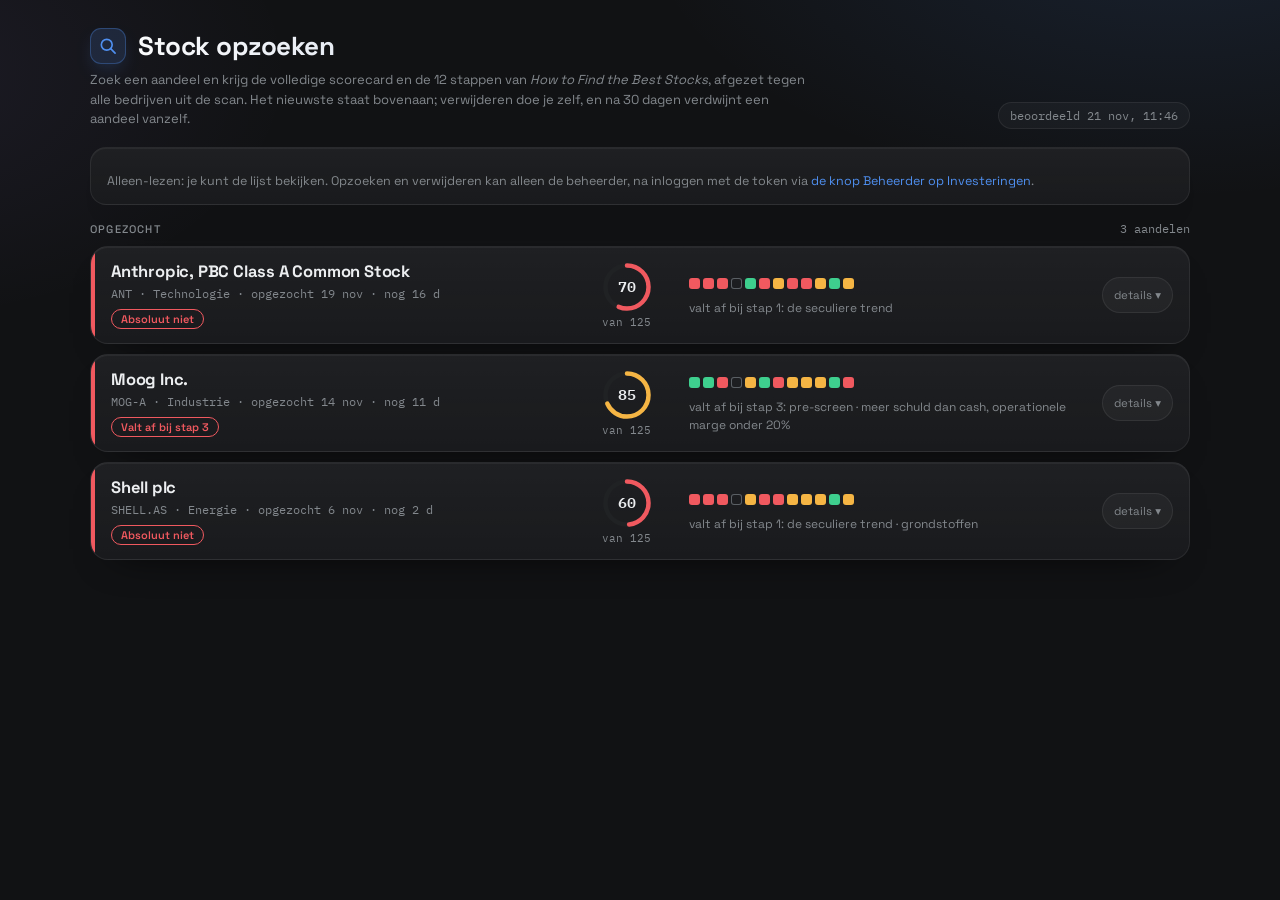
<file: opzoeken.html>
<!DOCTYPE html>
<html lang="nl">
<head>
<meta charset="UTF-8">
<meta http-equiv="Content-Security-Policy" content="default-src 'self'; script-src 'self' 'sha256-kDFTpJJirWV6slrufO/PdH65kVCls1DapO4O1JHSTGg='; style-src 'self' 'unsafe-inline'; font-src 'self'; img-src 'self' data:; connect-src 'self' https://api.github.com; frame-src 'self'; object-src 'none'; base-uri 'none'; form-action 'none'">
<meta name="referrer" content="no-referrer">
<meta name="robots" content="noindex, nofollow">
<style id="af">html{display:none}</style>
<script src="antiframe.js"></script>
<link rel="stylesheet" href="fonts.css">
<link rel="preload" href="fonts/SpaceGrotesk-var.woff2" as="font" type="font/woff2" crossorigin>
<meta name="viewport" content="width=device-width, initial-scale=1.0, viewport-fit=cover">
<title>Stock opzoeken</title>
<style>
  :root {
    --ink: #141517; --panel: #1a1c1e; --panel-2: #202224; --line: #2a2c2f;
    --muted: #83888d; --text: #eceef0; --up: #3ecf8e; --down: #f0595f;
    --warn: #f5b544; --accent: #4f8ff0; --gold: #c9a45c;
    --mono: 'IBM Plex Mono', ui-monospace, monospace;
  }
  * { box-sizing: border-box; margin: 0; padding: 0; }
  body {
    background: radial-gradient(1200px 600px at 80% -10%, #1e2430 0%, transparent 60%), var(--ink);
    color: var(--text); font-family: 'Space Grotesk', system-ui, sans-serif;
    min-height: 100vh; padding: 28px 18px 60px;
  }
  .wrap { max-width: 1100px; margin: 0 auto; }
  header.top { display: flex; justify-content: space-between; align-items: flex-end; flex-wrap: wrap; gap: 12px 16px; margin-bottom: 18px; }
  .title-block h1 { font-size: 26px; font-weight: 700; letter-spacing: -0.5px; display: flex; align-items: center; gap: 12px; }
  .pulse { width: 9px; height: 9px; border-radius: 50%; background: var(--accent); }
  .title-block p { color: var(--muted); font-size: 13px; margin-top: 6px; line-height: 1.5; max-width: 720px; }
  .updated { font-size: 12px; color: var(--muted); font-family: var(--mono); }

  /* zoeken (zelfde opmaak als 'positie toevoegen' op Investeringen) */
  .search { background: var(--panel); border: 1px solid var(--line); border-radius: 16px; padding: 14px 16px; margin-bottom: 16px; }
  .search label { display: block; font-size: 11px; text-transform: uppercase; letter-spacing: 1px; color: var(--muted); margin-bottom: 6px; }
  .search input { width: 100%; background: var(--ink); border: 1px solid var(--line); border-radius: 10px; color: var(--text);
                  font: inherit; font-size: 15px; padding: 11px 12px; min-height: 44px; }
  .search input:focus { outline: none; border-color: var(--accent); }
  .z-res { display: flex; flex-direction: column; gap: 6px; margin-top: 10px; }
  .z-res:empty { display: none; }
  .z-co { display: grid; grid-template-columns: minmax(0, 1fr) auto; gap: 4px 12px; align-items: center; width: 100%; text-align: left;
          border: 1px solid var(--line); border-radius: 10px; padding: 9px 12px; background: var(--ink); color: var(--text); font: inherit; cursor: pointer; min-height: 48px; }
  .z-co:hover, .z-co:focus-visible { border-color: var(--accent); outline: none; }
  .z-name { font-size: 13.5px; font-weight: 600; line-height: 1.3; overflow-wrap: anywhere; }
  .z-name small { display: block; font-weight: 400; color: var(--muted); font-size: 11.5px; font-family: var(--mono); margin-top: 2px; }
  .z-go { font-size: 12px; font-weight: 600; color: var(--accent); white-space: nowrap; }
  .z-co.have .z-go { color: var(--muted); }
  .z-more { font-size: 12px; color: var(--muted); line-height: 1.55; }
  .z-more a { color: var(--accent); }
  .z-more button { background: none; border: 1px solid var(--line); color: var(--text); font: inherit; font-size: 12px; padding: 5px 10px; border-radius: 8px; cursor: pointer; min-height: 36px; margin: 4px 6px 0 0; }
  .z-more button:hover { border-color: var(--accent); }
  .note { font-size: 12.5px; line-height: 1.5; margin-top: 10px; color: var(--muted); }
  .note:empty { display: none; }
  .note.ok { color: var(--up); } .note.err { color: var(--warn); }
  .note a { color: var(--accent); cursor: pointer; }

  .list-h { display: flex; justify-content: space-between; align-items: baseline; gap: 10px; flex-wrap: wrap; margin: 4px 0 10px; }
  .list-h h2 { font-size: 11px; text-transform: uppercase; letter-spacing: 1.2px; color: var(--muted); font-weight: 500; }
  .list-h span { font-size: 12px; color: var(--muted); font-family: var(--mono); }
  .list { display: flex; flex-direction: column; gap: 10px; }
  .b-card { background: var(--panel); border: 1px solid var(--line); border-radius: 16px; position: relative; overflow: hidden; }
  .b-card::before { content: ''; position: absolute; left: 0; top: 0; bottom: 0; width: 4px; background: var(--line); }
  .b-card.vc-good::before { background: var(--up); } .b-card.vc-mid::before { background: var(--warn); } .b-card.vc-bad::before { background: var(--down); }
  .b-card.vc-wait::before { background: var(--accent); }
  .b-card.fresh { animation: fresh 2.4s ease-out; }
  @keyframes fresh { from { box-shadow: 0 0 0 2px var(--accent); } to { box-shadow: 0 0 0 0 transparent; } }
  .b-head { display: grid; grid-template-columns: minmax(0, 1.6fr) 92px minmax(0, 1.4fr) auto; gap: 16px; align-items: center; padding: 14px 16px 14px 20px; cursor: pointer; }
  .b-name { min-width: 0; }
  .b-title { font-size: 16.5px; font-weight: 700; letter-spacing: -.2px; line-height: 1.25; overflow: hidden; text-overflow: ellipsis;
             display: -webkit-box; -webkit-line-clamp: 2; -webkit-box-orient: vertical; }
  .b-sub { font-size: 12px; color: var(--muted); font-family: var(--mono); margin-top: 3px; line-height: 1.45; }
  .b-sub span { white-space: nowrap; }
  .b-verdict { font-size: 11px; font-weight: 600; margin-top: 6px; display: inline-block; padding: 2px 9px; border-radius: 999px; border: 1px solid currentColor; }
  .b-gap { font-size: 11px; font-weight: 600; margin: 6px 0 0 6px; display: inline-block; padding: 2px 9px; border-radius: 999px; border: 1px solid rgba(62,207,142,.55); color: var(--up); background: rgba(62,207,142,.08); }
  .b-gap.warn { color: var(--warn); border-color: rgba(245,181,68,.45); background: none; }
  .b-gap.low { color: var(--muted); border-color: var(--line); background: none; }
  .b-own { font-size: 11px; font-weight: 600; margin: 6px 0 0 6px; display: inline-block; padding: 2px 9px; border-radius: 999px; border: 1px solid rgba(79,143,240,.5); color: var(--accent); }
  .b-score { text-align: center; }
  .b-score small { display: block; font-size: 11px; color: var(--muted); font-family: var(--mono); margin-top: 2px; }
  .b-steps { min-width: 0; }
  .b-steps .why { font-size: 12px; color: var(--muted); margin-top: 6px; line-height: 1.45; }
  .b-act { display: flex; gap: 6px; align-items: center; }
  .toggle, .rm { background: none; border: 1px solid var(--line); color: var(--muted); font: inherit; font-size: 11.5px; padding: 7px 11px; border-radius: 8px; cursor: pointer; white-space: nowrap; min-height: 36px; }
  .toggle:hover { border-color: var(--accent); color: var(--text); }
  .rm { padding: 7px 10px; }
  .rm:hover { border-color: var(--down); color: var(--down); }
  .b-wait { display: flex; align-items: center; gap: 10px; font-size: 12.5px; color: var(--muted); line-height: 1.45; }
  .b-wait.err { color: var(--warn); }
  .b-spin { width: 14px; height: 14px; flex-shrink: 0; border-radius: 50%; border: 2px solid var(--line); border-top-color: var(--accent); animation: spin .8s linear infinite; }
  @keyframes spin { to { transform: rotate(360deg); } }
  @media (prefers-reduced-motion: reduce) { .b-spin, .b-card.fresh { animation: none; } }
  .b-body { border-top: 1px solid var(--line); padding: 16px 16px 16px 20px; display: grid; grid-template-columns: 1fr 1.25fr; gap: 22px; }
  .d-k { font-size: 11px; text-transform: uppercase; letter-spacing: 1px; color: var(--muted); margin-bottom: 10px; display: flex; justify-content: space-between; align-items: baseline; gap: 10px; }
  .d-k span { text-transform: none; letter-spacing: 0; font-family: var(--mono); }
  .advice { font-size: 13px; line-height: 1.55; margin-bottom: 14px; padding: 10px 12px; border-radius: 10px; background: rgba(255,255,255,.025); border: 1px solid var(--line); }
  .facts { display: grid; grid-template-columns: repeat(2, minmax(0, 1fr)); gap: 8px; margin-bottom: 16px; }
  .fact { border: 1px solid var(--line); border-radius: 10px; padding: 8px 10px; min-width: 0; }
  .fact small { display: block; font-size: 11px; color: var(--muted); }
  .fact b { font-family: var(--mono); font-size: 13.5px; font-weight: 600; }
  .fact em { display: block; font-style: normal; font-size: 11px; color: var(--muted); margin-top: 2px; line-height: 1.4; }
  .c-up { color: var(--up); } .c-down { color: var(--down); }
  .empty { padding: 26px; text-align: center; color: var(--muted); border: 1px dashed var(--line); border-radius: 16px; font-size: 13px; line-height: 1.6; }
  .sr { position: absolute; width: 1px; height: 1px; overflow: hidden; clip: rect(0 0 0 0); white-space: nowrap; }

  @media (max-width: 900px) {
    .b-head { grid-template-columns: minmax(0, 1fr) minmax(0, 1fr) 88px; gap: 8px 16px; }
    .b-name { grid-area: 1 / 1 / 3 / 2; }
    .b-steps { grid-area: 1 / 2 / 3 / 3; }
    .b-score { grid-area: 1 / 3; align-self: end; }
    .b-act { grid-area: 2 / 3; align-self: start; justify-self: stretch; flex-direction: column; align-items: stretch; }
    .b-body { grid-template-columns: 1fr; }
  }
  @media (pointer: coarse), (max-width: 900px) {
    .toggle, .rm { min-height: 40px; }
    .search input { font-size: 16px; }
  }
  @media (max-width: 560px) {
    body { padding: 18px 12px calc(40px + env(safe-area-inset-bottom)); }
    .title-block h1 { font-size: 22px; }
    .search { padding: 12px; }
    .b-head, .b-body { padding-left: 16px; padding-right: 12px; }
    /* telefoon: naam | score, vakjes | knoppen, toelichting over de hele breedte */
    .b-head { grid-template-columns: minmax(0, 1fr) 60px; gap: 10px 12px; }
    .b-name { grid-area: 1 / 1; } .b-score { grid-area: 1 / 2; align-self: start; }
    .b-steps { display: contents; }
    .b-steps .s12-dots { grid-area: 2 / 1; align-self: center; }
    .b-steps .why { grid-area: 3 / 1 / 4 / 3; margin-top: 0; }
    .b-steps .b-wait { grid-area: 4 / 1 / 5 / 3; }
    .b-act { grid-area: 2 / 2; flex-direction: row; justify-self: end; align-self: center; }
    .b-act .toggle { width: 40px; height: 40px; padding: 0; font-size: 14px; }
    .b-act .rm { width: 40px; height: 40px; padding: 0; }
    .b-act .tg-l { display: none; }
    .b-head.nodots .b-act { grid-area: 2 / 1 / 3 / 3; }
    .facts { grid-template-columns: 1fr 1fr; }
  }
</style>
<link rel="stylesheet" href="theme.css">
</head>
<body>
<div class="wrap">
  <header class="top">
    <div class="title-block">
      <h1><span class="pulse i-zoek" aria-hidden="true"></span>Stock opzoeken</h1>
      <p>Zoek een aandeel en krijg de volledige scorecard en de 12 stappen van <i>How to Find the Best Stocks</i>, afgezet tegen alle bedrijven uit de scan.
        Het nieuwste staat bovenaan; verwijderen doe je zelf, en na 30 dagen verdwijnt een aandeel vanzelf.</p>
    </div>
    <div class="updated" id="updated"></div>
  </header>

  <div class="search">
    <label for="q">Zoek op bedrijfsnaam of ticker</label>
    <input id="q" type="search" placeholder="bv. Adobe, Novo Nordisk, ASML of NVDA" autocomplete="off" spellcheck="false" enterkeyhint="search">
    <div id="results" class="z-res"></div>
    <div id="note" class="note" role="status"></div>
  </div>

  <div class="list-h"><h2>Opgezocht</h2><span id="count"></span></div>
  <div class="list" id="list"><div class="empty">Laden…</div></div>

</div>

<script src="vault.js"></script>
<script src="shared.js"></script>
<script src="steps.js"></script>
<script>
const $ = id => document.getElementById(id);
const esc = Steps.esc;
const SECTOR_NL = Steps.SECTOR_NL;
const DAY = 864e5;
const nf = (v, d = 0) => v == null || !isFinite(v) ? '—' : Number(v).toLocaleString('nl-NL', { minimumFractionDigits: d, maximumFractionDigits: d });
const money = (v, cur) => v == null || !isFinite(v) ? '—' : (cur === 'USD' ? '$ ' : '€ ') + nf(v, 2);
const pctS = v => v == null || !isFinite(v) ? '—' : (v > 0 ? '+' : '') + nf(v, 1) + '%';
const hasToken = () => { try { return !!localStorage.getItem('gh_token'); } catch (e) { return false; } };
// Opzoeken en verwijderen: alleen de beheerder (met je token, shared.js). Bezoekers zien de lijst alleen-lezen.
const ADM = () => Shared.isAdmin();
const keyOf = sym => 'z_' + String(sym).replace(/[^A-Za-z0-9]/g, '_');
function go(hash) {
  try { if (window.top !== window) { window.top.location.hash = hash; return; } } catch (e) {}
  location.href = 'index.html#' + hash;
}
Steps.css();

let list = [], res = { items: {} }, openSet = new Set(), fresh = new Set(), prev = {}, scrP = null;

// Lijst en resultaten: met je token rechtstreeks van GitHub (meteen na een run), anders van de site (loopt even achter)
async function getFile(file) {
  if (hasToken()) {
    const r = await Shared.ghReadFull(file);
    if (r.status === 'ok' || r.status === 'missing') return r.data;
  }
  try { const r = await fetch(file, { cache: 'no-cache' }); return r.ok ? await r.json() : null; } catch (e) { return null; }
}
const fresh30 = e => Shared.lookFresh(e);
async function loadList() {
  const d = await getFile('opzoeklijst.json');
  const all = d && Array.isArray(d.items) ? d.items.filter(e => e && typeof e.sym === 'string') : [];
  return { items: all.filter(fresh30).sort((a, b) => Date.parse(b.at) - Date.parse(a.at)), expired: all.some(e => !fresh30(e)) };
}
async function loadResults() {
  const d = await getFile('opzoeken.json');
  return d && d.items && typeof d.items === 'object' ? d : null;
}

// Wacht het aandeel nog op (een nieuwe) beoordeling? Ook na opnieuw toevoegen: het resultaat is dan van vóór je toevoeging.
const resultOf = e => res.items[e.sym] || null;
const waiting = e => { const r = resultOf(e); return !r || r.status === 'wacht' || Date.parse(r.at) < Date.parse(e.at); };

// Voorproefje uit de laatste scan (als het bedrijf daar al volledig in staat) zolang de nieuwe beoordeling loopt
async function scan() {
  if (!scrP) scrP = fetch('screener.json', { cache: 'no-cache' }).then(r => r.ok ? r.json() : null).catch(() => null);
  return scrP;
}
async function preview(e) {
  if (prev[e.sym] !== undefined) return;
  prev[e.sym] = null;
  const scr = await scan();
  if (!scr) return;
  const names = [e.sym, ...(e.alt || [])];
  const pool = (scr.refs || []).concat(scr.items || []);
  const hit = pool.find(x => names.includes(x.sym)) || pool.find(x => names.includes(x.eu) || (x.alt || []).some(a => names.includes(a)));
  const full = hit ? await Shared.fullItem(hit, scr) : null;
  if (full) { prev[e.sym] = { it: full, at: scr.updated }; draw(e); }
}

// Find the gap (zelfde regel als Beoordeling): groen alleen bij hoge score én een gap
function gapPill(it) {
  const g = it && it.gap;
  if (!g) return '';
  const hit = g.ok && ((it.card || {}).s || 0) >= 90;
  const gr = v => v > 300 ? '>+300%' : (v > 0 ? '+' : '') + Math.round(v) + '%';
  const t = `Find the gap: omzet ${gr(g.rev)}, winst ${gr(g.eps)}, koers ${g.px > 0 ? '+' : ''}${Math.round(g.px)}% in 12 maanden → `
    + `${Math.round(g.pct)}% goedkoper t.o.v. omzet en winst` + (g.warn && g.warn.length ? `. Let op: ${g.warn.join(', ')}` : '')
    + (g.ok && !hit ? '. Scorecard onder 90: geen Find the gap-kans' : '');
  return `<span class="b-gap ${hit ? '' : g.ok ? 'low' : 'warn'}" title="${esc(t)}">gap ${Math.round(g.pct)}%${g.ok ? '' : ' · let op'}</span>`;
}
const dShort = iso => new Date(iso).toLocaleDateString('nl-NL', { day: 'numeric', month: 'short' });
const tShort = iso => new Date(iso).toLocaleString('nl-NL', { day: 'numeric', month: 'short', hour: '2-digit', minute: '2-digit' });
function ageText(e) {
  const days = (Date.now() - Date.parse(e.at)) / DAY, left = Math.max(1, Math.ceil(30 - days));
  const when = days < 1 / 24 ? 'zojuist' : days < 1 ? `${Math.floor(days * 24)} uur geleden` : dShort(e.at);
  return `opgezocht ${when}&nbsp;· <span title="Na 30 dagen verdwijnt een aandeel vanzelf uit je lijst">nog ${left} d</span>`;
}
const SKIP = s => /^valuta /.test(s) ? `koers in ${s.slice(7)}: de scan rekent alleen met noteringen in euro of dollar. Zoek de euro- of dollarnotering van dit bedrijf.`
  : /^rapporteert in /.test(s) ? `${s}: de scan rekent alleen met cijfers in euro of dollar, dus geen scorecard.` : s;

function cardHTML(e) {
  const r = resultOf(e), wait = waiting(e), k = keyOf(e.sym), open = openSet.has(e.sym);
  const okRes = r && r.status === 'ok' ? r : null;
  const pv = !okRes && prev[e.sym] ? prev[e.sym] : null;
  const it = okRes ? okRes.it : pv ? pv.it : null;
  const v = it ? Steps.buyVerdict(it) : null;
  const name = (it && it.name) || (r && r.name) || e.name || e.sym;
  const tick = it ? (it.region === 'VS' ? it.sym : (it.eu || it.sym)) : e.sym;
  const c = it && it.card;
  const status = wait
    ? `<div class="b-wait" role="status"><span class="b-spin"></span><span>${Date.now() - Date.parse(e.at) > 12 * 60e3
        ? 'Duurt langer dan normaal: de Top 250-run staat waarschijnlijk in de wachtrij. Kijk straks nog eens.'
        : `${pv ? `Uit de scan van ${esc(tShort(pv.at))}; de nieuwe beoordeling loopt` : okRes ? 'Wordt opnieuw beoordeeld' : 'Wordt beoordeeld in de Top 250-run'} (meestal 2 à 3 minuten)…`}</span></div>`
    : r && r.status !== 'ok'
      ? `<div class="b-wait err">${esc(r.status === 'skip' ? SKIP(r.why || '') : r.status === 'fout' ? `${r.why || 'Ophalen mislukt'}. Controleer de ticker (Yahoo-symbool, bv. ASML.AS of NVDA); de volgende runs proberen het opnieuw.` : r.why || 'Niet te beoordelen.')}</div>`
      : '';
  const cls = it ? 'vc-' + v.cls.slice(2) : wait ? 'vc-wait' : 'vc-bad';
  const head = `<div class="b-head${it && it.s12 ? '' : ' nodots'}">
      <div class="b-name"><div class="b-title" title="${esc(name)}">${esc(name)}</div>
        <div class="b-sub"><span>${esc(tick)}</span>${it && it.sector ? '&nbsp;· ' + esc(SECTOR_NL[it.sector] || it.sector) : ''}&nbsp;· ${ageText(e)}</div>
        ${v ? `<span class="b-verdict ${v.cls}">${esc(v.label)}</span>` : ''}${it ? gapPill(it) : ''}${it && it.own ? '<span class="b-own" title="Staat in je portefeuille: zie Beoordeling voor behouden of herzien">in portefeuille</span>' : ''}</div>
      <div class="b-score" title="${c && c.s != null ? `Scorecard ${c.s} van 125` : 'Nog geen scorecard'}">${Steps.ring(c && c.s, 52)}<small>${c && c.s != null ? 'van 125' : wait ? 'bezig' : 'geen data'}</small></div>
      <div class="b-steps">${it && it.s12 ? Steps.dots(it.s12) + `<div class="why">${esc(Steps.failText(it.s12))}</div>` : ''}${status}</div>
      <div class="b-act">${it ? `<button class="toggle" aria-expanded="${open}" aria-label="${open ? 'Details sluiten' : 'Details tonen'}"><span class="tg-l">${open ? 'sluiten' : 'details'} </span>${open ? '▴' : '▾'}</button>` : ''}
        ${ADM() ? `<button class="rm" data-rm="${esc(e.sym)}" title="Uit je opzoeklijst verwijderen" aria-label="${esc(name)} verwijderen">✕</button>` : ''}</div>
    </div>`;
  return `<div class="b-card ${cls}${fresh.has(e.sym) ? ' fresh' : ''}" id="${k}">${head}${it && open ? bodyHTML(it, v, okRes) : ''}</div>`;
}

function bodyHTML(it, v, r) {
  const k = it.koop, e = it.exp || {};
  const facts = [
    ['Koers', money(it.price, 'EUR'), it.region === 'VS' ? `${money(it.native, 'USD')} op ${esc(it.us_exch || 'de VS-beurs')}${it.approx ? ' · euro omgerekend' : it.eu ? ' · in euro als ' + esc(it.eu) : ''}` : esc(it.exch || '')],
    ['Plek in de scan', it.own ? 'eigen positie' : it.rank ? `#${nf(it.rank)}` : '—',
      it.own ? 'zie Beoordeling' : r && r.buiten ? `zou op deze plek staan van ${nf(res.n)} (buiten de scan, ter vergelijking)` : `van ${nf((res && res.n) || 0)} op scorecard`],
    ['Marktrang (Score 2.0)', it.score != null ? nf(it.score, 0) : '—', 'beter dan zoveel % van de markt'],
    ['Verwacht 12 mnd', pctS(e.pct), e.src === 'analisten' ? `koersdoel van ${nf(e.n)} analisten${e.div ? ' + dividend' : ''}` : e.src === 'schatting' ? 'schatting uit de omzetgroei' : e.src === 'dividend' ? 'alleen dividend' : 'geen verwachting'],
    ['12 maanden', pctS(it.chg12), it.hi52 ? `${nf((1 - it.price / it.hi52) * 100, 0)}% onder de 52-weekse top` : ''],
    ['Koopmoment', k ? (k.status === 'zone' ? 'in de zone' : 'bijna') : 'nee', k ? `${nf(k.dd, 0)}% onder de top · stop ${money(k.stop, 'EUR')}` : 'niet 10-25% onder de top met intacte trend']
  ];
  return `<div class="b-body">
      <div>
        <div class="advice"><b class="${v.cls}">${esc(v.label)}.</b> ${esc(v.text)}${it.own ? ' Je hebt dit aandeel al: op Beoordeling staat of je het houdt.' : ''}</div>
        <div class="facts">${facts.map(([l, val, sub]) => `<div class="fact"><small>${esc(l)}</small><b>${esc(val)}</b>${sub ? `<em>${sub}</em>` : ''}</div>`).join('')}</div>
        <div class="d-k">Scorecard <span>stap 6</span></div>
        ${Steps.cardTable(it.card)}
      </div>
      <div><div class="d-k">De 12 stappen <span>${it.s12 ? `${it.s12.auto_ok} gehaald · ${it.s12.nfail} afvaller${it.s12.nfail === 1 ? '' : 's'}` : ''}</span></div>
        ${Steps.panel(it.s12, {})}</div>
    </div>`;
}

function draw(e) {
  const el = $(keyOf(e.sym));
  if (!el) return render();
  el.outerHTML = cardHTML(e);
}
function render() {
  $('count').textContent = list.length ? `${list.length} ${list.length === 1 ? 'aandeel' : 'aandelen'}` : '';
  $('updated').textContent = res && res.updated ? 'beoordeeld ' + tShort(res.updated) : '';
  $('list').innerHTML = list.length ? list.map(cardHTML).join('')
    : '<div class="empty">Nog niets opgezocht. Zoek hierboven een aandeel: het komt bovenaan deze lijst met de volledige scorecard en de 12 stappen.</div>';
  list.filter(e => waiting(e) && !(resultOf(e) || {}).it).forEach(preview);
  if (fresh.size) { const done = [...fresh]; setTimeout(() => done.forEach(s => fresh.delete(s)), 2500); }   // oplichten: één keer
}
$('list').addEventListener('click', async ev => {
  const rm = ev.target.closest('[data-rm]');
  if (rm) { ev.stopPropagation(); return remove(rm.dataset.rm); }
  const head = ev.target.closest('.b-head');
  if (!head || !head.querySelector('.toggle')) return;
  const sym = (list.find(e => keyOf(e.sym) === head.parentElement.id) || {}).sym;
  if (!sym) return;
  openSet.has(sym) ? openSet.delete(sym) : openSet.add(sym);
  fresh.delete(sym);
  draw(list.find(e => e.sym === sym));
});

// Volgen tot alles beoordeeld is (met token elke 15 s rechtstreeks van GitHub, anders elke 30 s van de site), max. 20 min
let pollT = null, pollUntil = 0;
function follow() {
  pollUntil = Date.now() + 20 * 60e3;
  clearTimeout(pollT);
  pollT = setTimeout(poll, hasToken() ? 15000 : 30000);
}
async function poll() {
  clearTimeout(pollT);
  if (!list.some(waiting)) return;
  const r = await loadResults();
  if (r) {
    list.filter(e => waiting(e) && r.items[e.sym] && !(Date.parse(r.items[e.sym].at) < Date.parse(e.at)) && r.items[e.sym].status === 'ok').forEach(e => { fresh.add(e.sym); openSet.add(e.sym); });
    res = r;
  }
  render();
  if (list.some(waiting) && Date.now() < pollUntil) pollT = setTimeout(poll, hasToken() ? 15000 : 30000);
}

const note = (html, cls = '') => { $('note').className = 'note ' + cls; $('note').innerHTML = html; };
const noToken = () => note('Alleen de beheerder kan aandelen opzoeken: log eerst in met je token via <a data-go="investeringen">de knop Beheerder op Investeringen</a>. Daarmee zet het dashboard het aandeel in je opzoeklijst en beoordeelt de Top 250-run het.', 'err');
$('note').addEventListener('click', ev => { const a = ev.target.closest('[data-go]'); if (a) go(a.dataset.go); });

async function add(sym, alt, name) {
  sym = String(sym || '').trim().toUpperCase();
  if (!Shared.TICKER_OK.test(sym)) { note('Ongeldige ticker. Gebruik het Yahoo-symbool, bv. ASML.AS, NVD.DE of NVDA.', 'err'); return; }
  if (!ADM()) { noToken(); return; }
  const was = list.slice();
  const e = { sym, alt: alt || [], name: name || null, at: new Date().toISOString().slice(0, 19) + 'Z' };
  list = [e].concat(list.filter(x => x.sym !== sym));
  openSet.add(sym); fresh.add(sym);
  $('q').value = ''; $('results').innerHTML = '';
  render();
  window.scrollTo({ top: $('list').getBoundingClientRect().top + window.scrollY - 12, behavior: 'smooth' });
  note(`${esc(name || sym)} wordt in je opzoeklijst gezet…`);
  const out = await Shared.lookAdd(sym, alt, name);
  if (out === 'ok' || out === 'same') {
    note(`✓ ${esc(name || sym)} staat bovenaan. De Top 250-run beoordeelt het nu; het resultaat verschijnt hieronder vanzelf.`, 'ok');
    follow();
  } else {
    list = was; render();
    note(out === 'no-token' ? 'Geen GitHub-token gevonden.' : `${esc(name || sym)} kon niet worden toegevoegd (GitHub gaf een fout). Probeer het zo opnieuw.`, 'err');
  }
}
async function remove(sym) {
  const e = list.find(x => x.sym === sym);
  if (!e) return;
  const r = resultOf(e), name = (r && r.it && r.it.name) || (r && r.name) || e.name || sym;
  if (!ADM()) { noToken(); return; }
  if (!confirm(`${name} uit je opzoeklijst verwijderen?`)) return;
  const was = list.slice();
  list = list.filter(x => x.sym !== sym);
  render();
  const out = await Shared.lookRemove(sym);
  if (out === 'ok' || out === 'same') note(`${esc(name)} is uit je opzoeklijst verwijderd.`);
  else { list = was; render(); note(`${esc(name)} kon niet worden verwijderd (GitHub gaf een fout). Probeer het zo opnieuw.`, 'err'); }
}

// ── Zoeken: zelfde zoeklijst en volgorde als 'positie toevoegen' op Investeringen (zoek.json uit de Top 250-run)
let searchT = null, hits = [];
async function runSearch() {
  const q = $('q').value.trim();
  if (q.length < 2) { $('results').innerHTML = ''; return; }
  const groups = await Shared.searchIndex();
  if ($('q').value.trim() !== q) return;            // intussen verder getypt
  hits = Shared.searchStocks(groups, q, 6);
  const up = q.toUpperCase(), asTicker = Shared.TICKER_OK.test(up) && !hits.some(g => g.list.some(l => l.sym === up));
  const inList = g => list.some(e => e.sym === g.scan || g.list.some(l => l.sym === e.sym));
  $('results').innerHTML = hits.map((g, i) => `<button type="button" class="z-co${inList(g) ? ' have' : ''}" data-i="${i}">
      <span class="z-name">${esc(g.name)}<small>${[g.list.slice(0, 3).map(l => l.sym + ' ' + l.cur).join(', '), SECTOR_NL[g.sector] || g.sector, g.mcap ? '±' + nf(g.mcap) + ' mld' : ''].filter(Boolean).map(esc).join(' · ')}</small></span>
      <span class="z-go">${inList(g) ? 'opnieuw ↻' : 'opzoeken →'}</span></button>`).join('')
    + `<div class="z-more">${hits.length ? 'Er niet bij?' : groups.length ? `Niets gevonden in de lijst van ${nf(groups.length)} bedrijven.` : 'De zoeklijst is (nog) niet beschikbaar.'}
      ${asTicker ? `<button type="button" data-ticker="${esc(up)}">‘${esc(up)}’ opzoeken als Yahoo-ticker</button>` : ''}
      <a href="https://finance.yahoo.com/lookup?s=${encodeURIComponent(q)}" target="_blank" rel="noopener noreferrer">Zoek het symbool op Yahoo Finance ↗</a> en typ het hier in (in euro of dollar).</div>`;
}
$('q').addEventListener('input', () => { clearTimeout(searchT); searchT = setTimeout(runSearch, 120); });
$('q').addEventListener('keydown', ev => {
  if (ev.key !== 'Enter') return;
  ev.preventDefault();
  const b = $('results').querySelector('.z-co, [data-ticker]');
  if (b) b.click();
});
$('results').addEventListener('click', ev => {
  const t = ev.target.closest('[data-ticker]');
  if (t) return add(t.dataset.ticker, [], null);
  const b = ev.target.closest('.z-co');
  const g = b && hits[+b.dataset.i];
  if (g) add(g.scan || g.list[0].sym, g.list.map(l => l.sym), g.name);
});

async function load() {
  const [l, r] = await Promise.all([loadList(), loadResults()]);
  // Het lokale beeld gaat voor zolang een eigen wijziging nog niet op GitHub zichtbaar is (de site loopt even achter)
  const mine = new Map(list.map(e => [e.sym, e]));
  list = l.items.map(e => mine.has(e.sym) && Date.parse(mine.get(e.sym).at) > Date.parse(e.at) ? mine.get(e.sym) : e);
  list = list.concat([...mine.values()].filter(e => !list.some(x => x.sym === e.sym) && Date.now() - Date.parse(e.at) < 5 * 60e3));
  list.sort((a, b) => Date.parse(b.at) - Date.parse(a.at));
  if (r) res = r;
  render();
  if (list.some(waiting)) follow();
  // Verlopen aandelen (ouder dan 30 dagen) ook uit het bestand halen
  if (l.expired && ADM()) Shared.lookClean();
}
// Kijkmodus: geen zoekveld (opzoeken zet een aandeel in de lijst op GitHub), alleen de lijst bekijken
function mode() {
  const adm = ADM();
  [document.querySelector('.search label'), $('q'), $('results')].forEach(el => { el.hidden = !adm; el.style.display = adm ? '' : 'none'; });
  if (!adm) { $('results').innerHTML = ''; note('Alleen-lezen: je kunt de lijst bekijken. Opzoeken en verwijderen kan alleen de beheerder, na inloggen met de token via <a data-go="investeringen">de knop Beheerder op Investeringen</a>.'); }
  else if (/Alleen-lezen/.test($('note').textContent)) note('');
}
mode();
Shared.onRefresh(() => { mode(); load(); });
load();
</script>
</body>
</html>
</file>
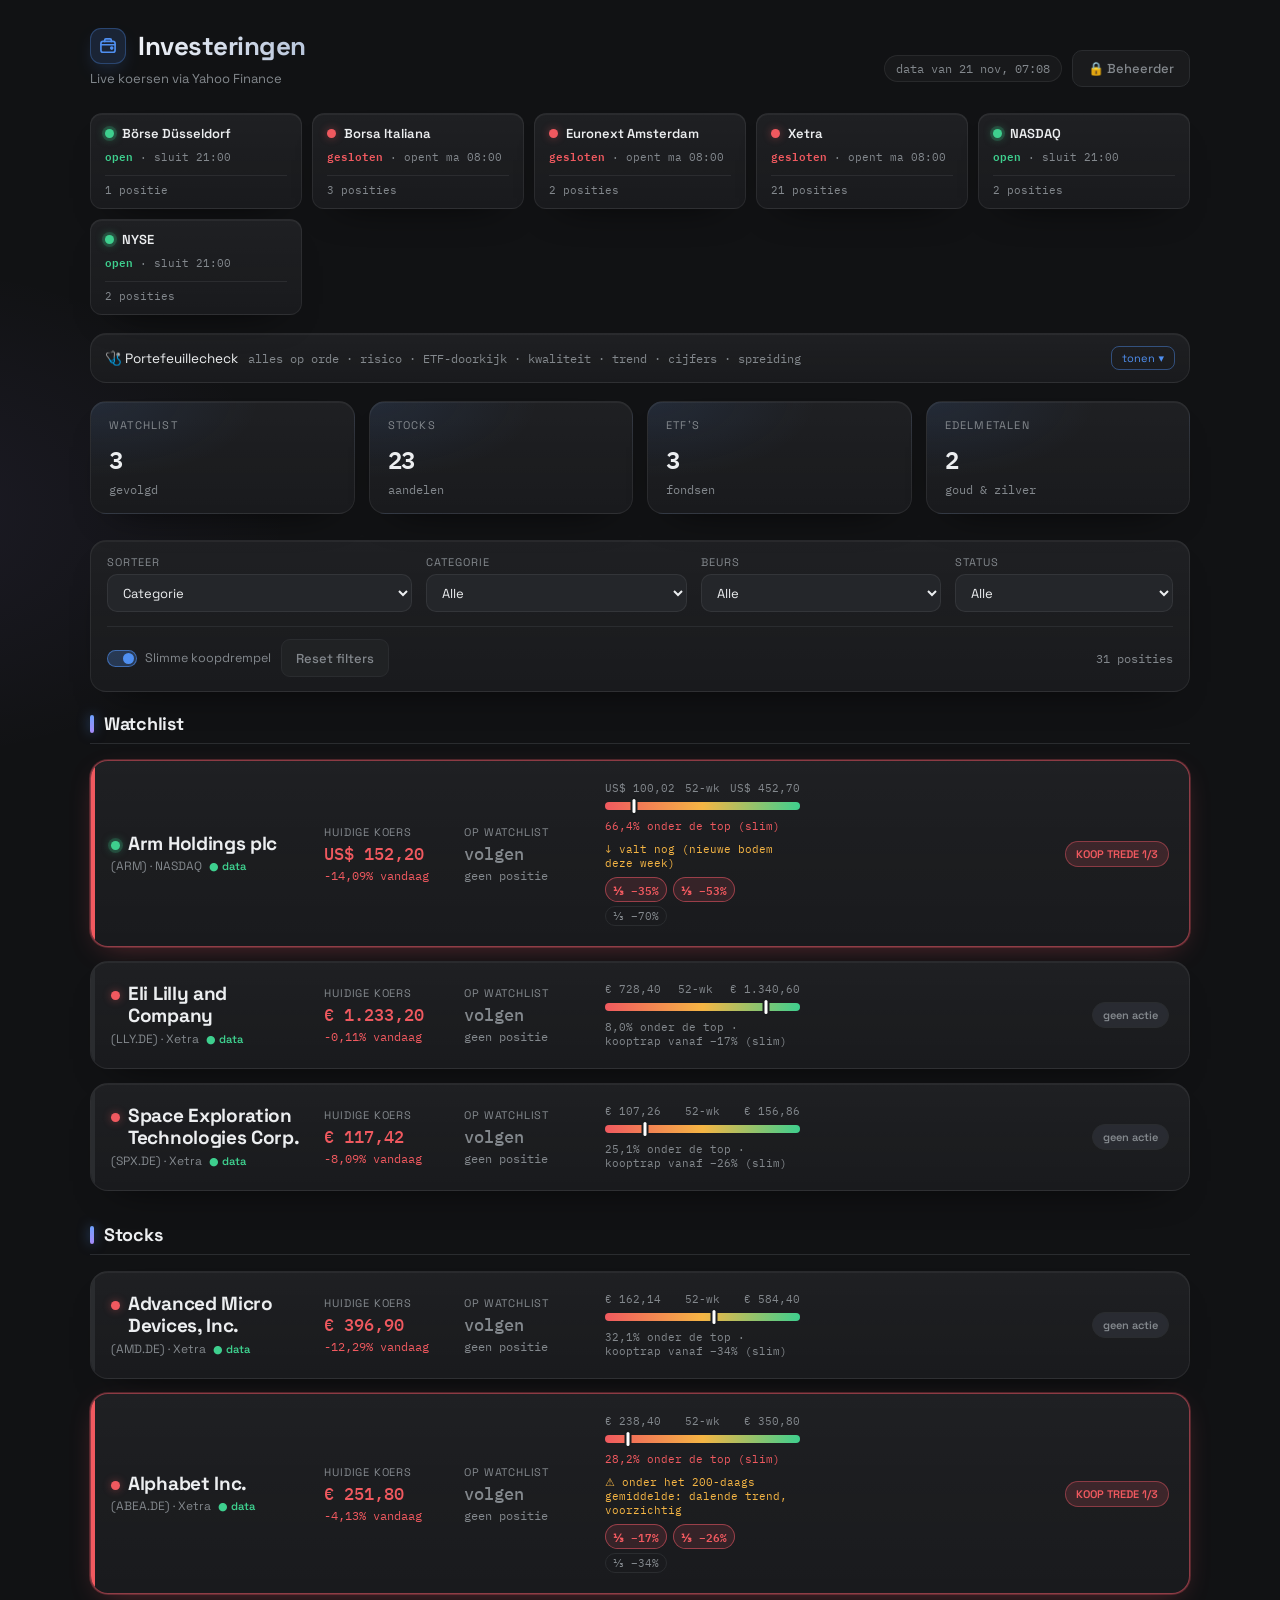
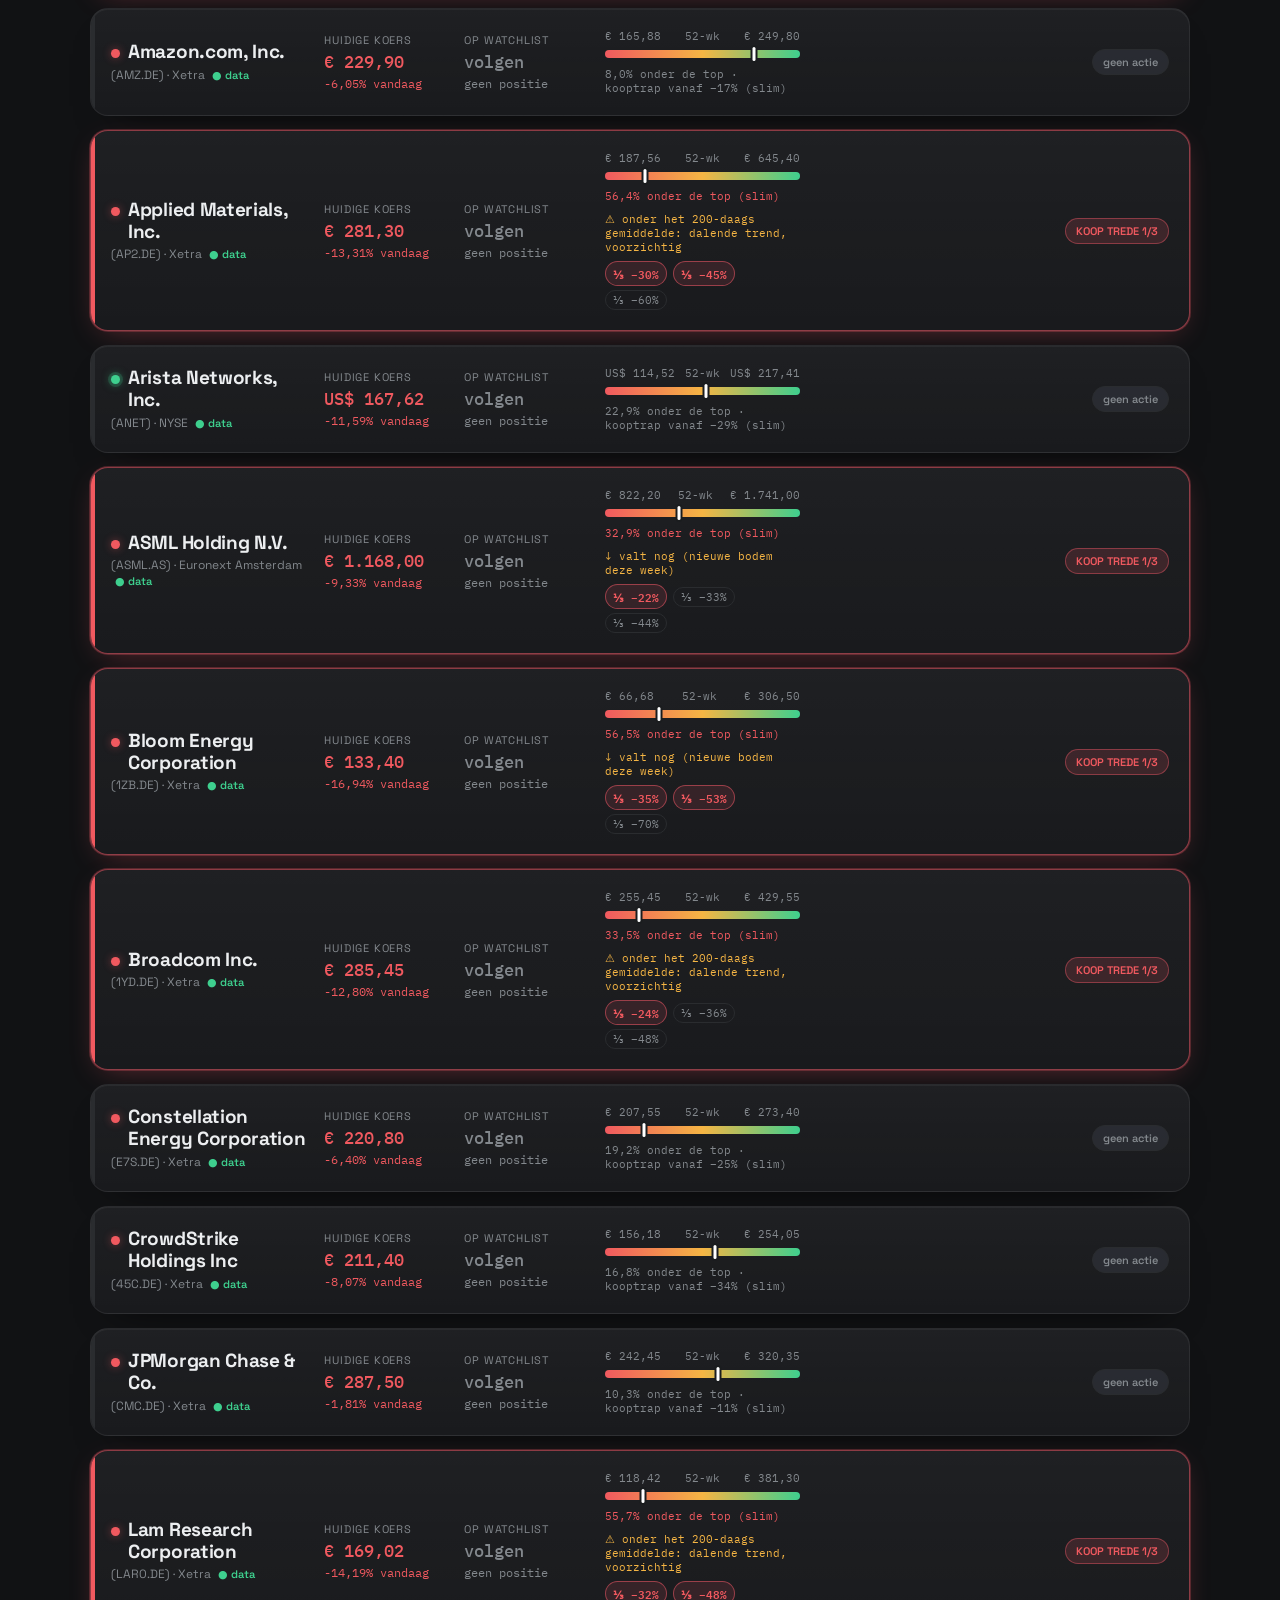
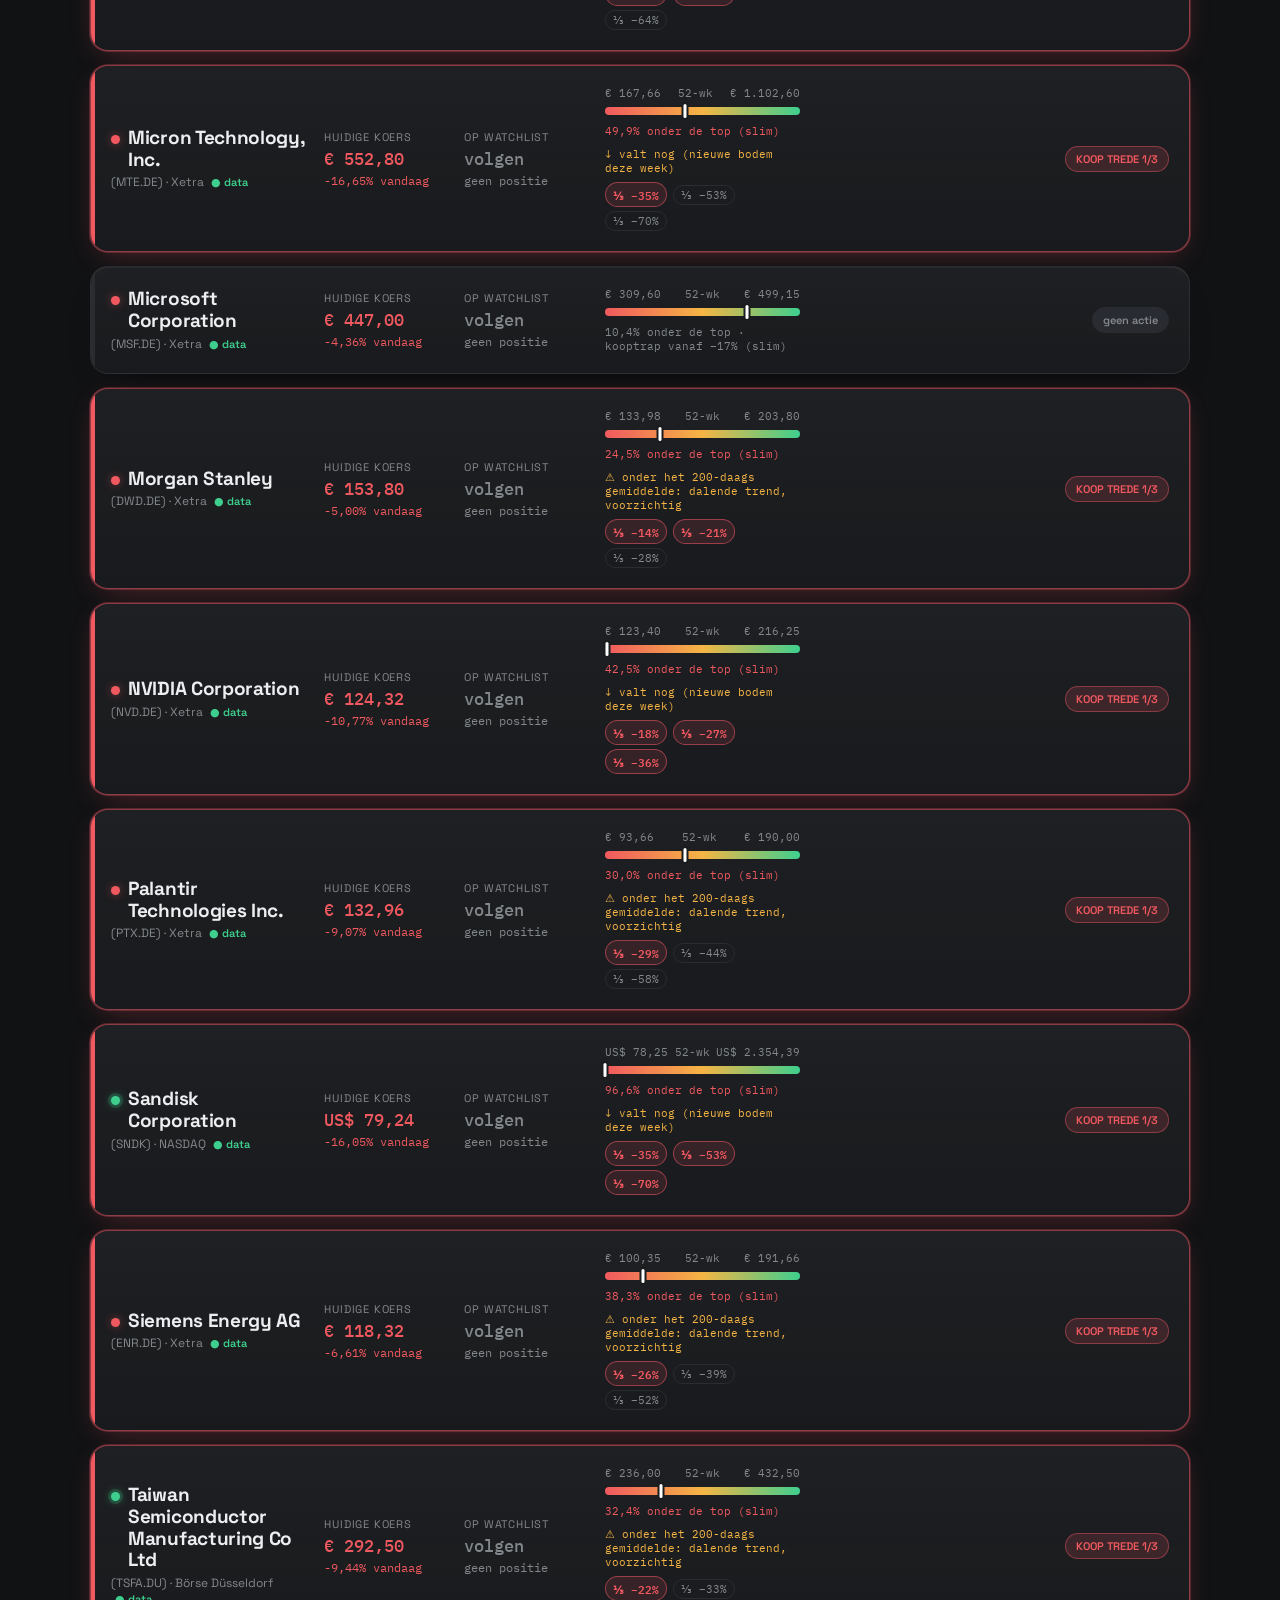
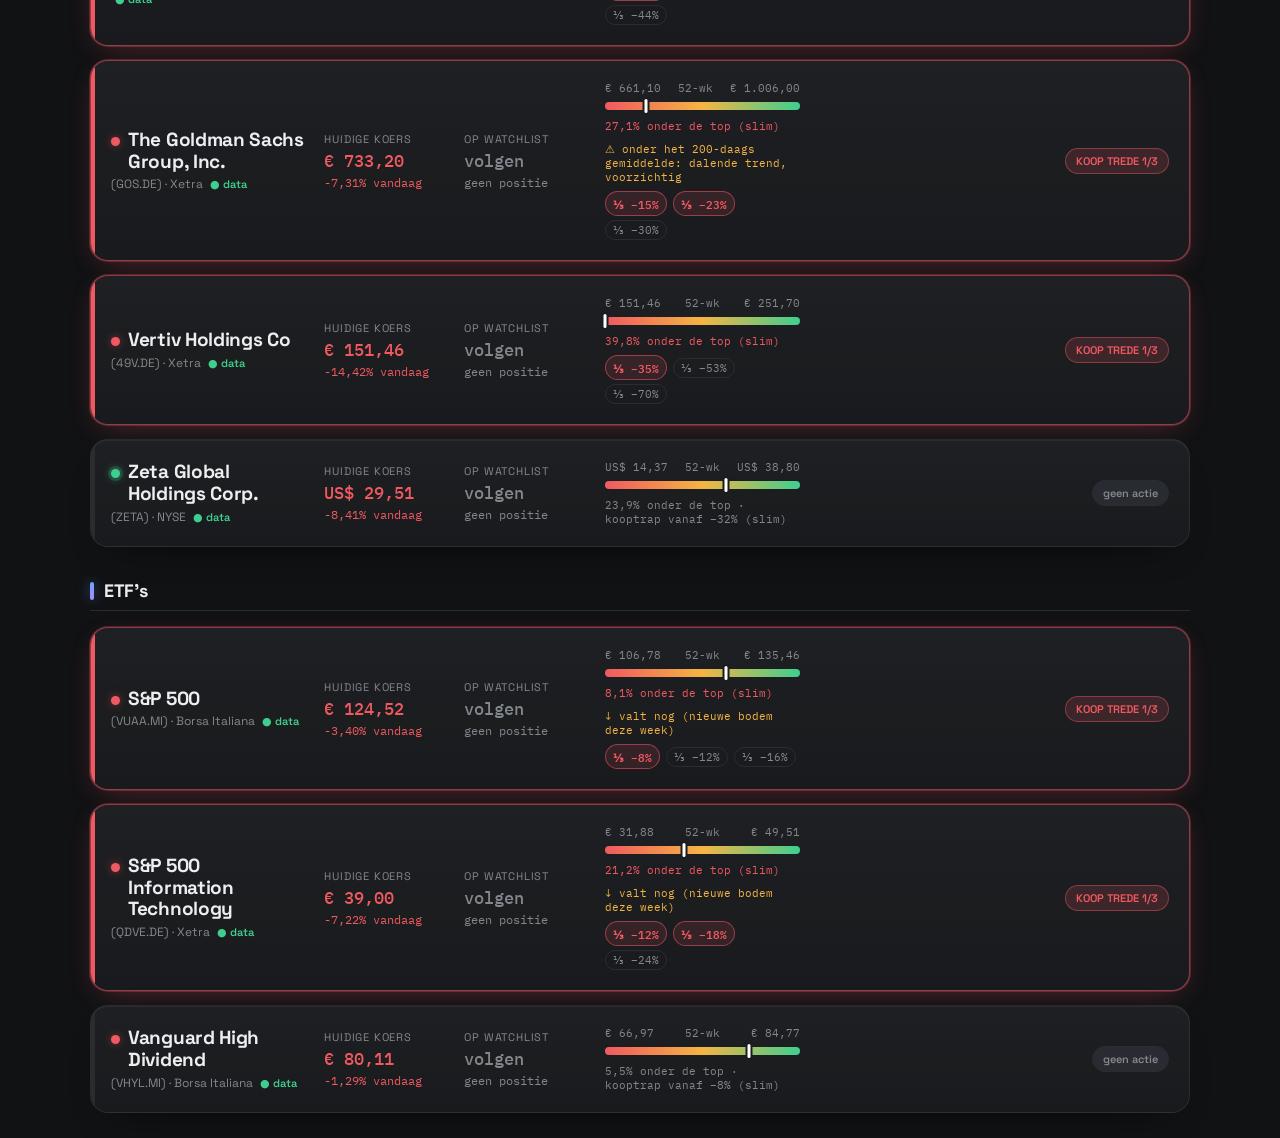
<file: portfolio.html>
<!DOCTYPE html>
<html lang="nl">
<head>
<meta charset="UTF-8">
<meta http-equiv="Content-Security-Policy" content="default-src 'self'; script-src 'self' 'sha256-E7Amda8ar2qNTMxmB8jG6MfxbRwKwrlC2om2N86MN2Y='; style-src 'self' 'unsafe-inline'; font-src 'self'; img-src 'self' data:; connect-src 'self' https://api.github.com; frame-src 'self'; object-src 'none'; base-uri 'none'; form-action 'none'">
<meta name="referrer" content="no-referrer">
<meta name="robots" content="noindex, nofollow">
<style id="af">html{display:none}</style>
<script src="antiframe.js"></script>
<link rel="stylesheet" href="fonts.css">
<link rel="preload" href="fonts/SpaceGrotesk-var.woff2" as="font" type="font/woff2" crossorigin>
<meta name="viewport" content="width=device-width, initial-scale=1.0">
<title>Investeringen</title>
<style>

  :root {
    --ink: #141517;
    --panel: #1a1c1e;
    --panel-2: #202224;
    --line: #2a2c2f;
    --muted: #83888d;
    --text: #eceef0;
    --up: #3ecf8e;
    --down: #f0595f;
    --warn: #f5b544;
    --accent: #4f8ff0;
  }

  * { box-sizing: border-box; margin: 0; padding: 0; }

  body {
    background:
      radial-gradient(1200px 600px at 80% -10%, #1e2430 0%, transparent 60%),
      var(--ink);
    color: var(--text);
    font-family: 'Space Grotesk', system-ui, sans-serif;
    min-height: 100vh;
    padding: 28px 18px 60px;
  }

  .wrap { max-width: 1100px; margin: 0 auto; }

  header.top {
    display: flex; justify-content: space-between; align-items: flex-end;
    flex-wrap: wrap; gap: 16px; margin-bottom: 26px;
  }
  .title-block h1 {
    font-size: 26px; font-weight: 700; letter-spacing: -0.5px;
    display: flex; align-items: center; gap: 12px;
  }
  .pulse {
    width: 9px; height: 9px; border-radius: 50%; background: var(--up);
    box-shadow: 0 0 0 0 rgba(55,211,154,.55);
    animation: pulse 2.4s infinite;
  }
  @keyframes pulse {
    0% { box-shadow: 0 0 0 0 rgba(55,211,154,.5); }
    70% { box-shadow: 0 0 0 10px rgba(55,211,154,0); }
    100% { box-shadow: 0 0 0 0 rgba(55,211,154,0); }
  }
  .title-block p { color: var(--muted); font-size: 13px; margin-top: 6px; }

  .controls { display: flex; gap: 10px; align-items: center; flex-wrap: wrap; }
  /* Sync en + Positie blijven samen; past het niet naast de datum, dan samen naar de volgende regel */
  .ctl-btns { display: flex; gap: 10px; margin-left: auto; }
  button {
    font-family: inherit; cursor: pointer; border: 1px solid var(--line);
    background: var(--panel-2); color: var(--text); padding: 9px 15px;
    border-radius: 10px; font-size: 13px; font-weight: 500; transition: .15s;
  }
  button:hover { border-color: var(--accent); }
  button.primary { background: var(--accent); color: #0d1117; border-color: var(--accent); font-weight: 600; }
  button.primary:hover { filter: brightness(1.08); }
  .updated { font-size: 12px; color: var(--muted); font-family: 'IBM Plex Mono', monospace; }
  #interval {
    font-family: inherit; cursor: pointer; border: 1px solid var(--line);
    background: var(--panel-2); color: var(--text); padding: 9px 12px;
    border-radius: 10px; font-size: 13px;
  }
  #interval:hover { border-color: var(--accent); }
  .countdown { color: var(--accent); }

  .summary {
    display: grid; grid-template-columns: repeat(4, 1fr); gap: 14px; margin-bottom: 26px;
  }
  .stat {
    background: linear-gradient(180deg, var(--panel), var(--ink));
    border: 1px solid var(--line); border-radius: 14px; padding: 16px 18px;
  }
  .stat.clickable { cursor: pointer; transition: border-color .15s, transform .15s; }
  /* Hover alleen met een muis: op een touchscreen blijft hij na een tik 'hangen' */
  @media (hover: hover) { .stat.clickable:hover { border-color: var(--accent); transform: translateY(-2px); } }
  .stat.clickable:active { transform: translateY(0); }
  .stat.clickable.active { border-color: var(--accent); box-shadow: 0 0 0 1px var(--accent); }
  .stat .label { font-size: 11px; text-transform: uppercase; letter-spacing: 1.2px; color: var(--muted); }
  .stat .value { font-family: 'IBM Plex Mono', monospace; font-size: 24px; font-weight: 600; margin-top: 8px; }
  .stat .sub { font-size: 12px; margin-top: 4px; font-family: 'IBM Plex Mono', monospace; }

  .cards { display: flex; flex-direction: column; gap: 14px; }
  .markets {
    display: grid; grid-template-columns: repeat(auto-fit, minmax(190px, 1fr));
    gap: 10px; margin-bottom: 18px;
  }
  .mkt {
    display: flex; flex-direction: column; gap: 4px; padding: 11px 14px;
    background: var(--panel); border: 1px solid var(--line); border-radius: 12px;
    min-width: 0;
  }
  .mkt { cursor: pointer; transition: border-color .15s, transform .15s, opacity .15s; }
  @media (hover: hover) {
    .mkt:hover { border-color: var(--accent); transform: translateY(-2px); }
    .markets.filtering .mkt:not(.active):hover { opacity: 1; }
  }
  .mkt:active { transform: translateY(0); }
  .mkt:focus-visible { outline: 2px solid var(--accent); outline-offset: 2px; }
  .mkt.active { border-color: var(--accent); box-shadow: 0 0 0 1px var(--accent); }
  .markets.filtering .mkt:not(.active) { opacity: .5; }
  .mkt-top { display: flex; align-items: center; gap: 8px; }
  .mkt-hours { font-size: 11px; color: var(--muted); font-family: 'IBM Plex Mono', monospace; }
  .mkt-time { white-space: nowrap; }
  .mkt-dot { width: 9px; height: 9px; border-radius: 50%; flex-shrink: 0; }
  .mkt.open .mkt-dot { background: var(--up); box-shadow: 0 0 0 3px rgba(62,207,142,.18); }
  .mkt.closed .mkt-dot { background: var(--down); }
  .mkt-name { font-size: 13px; font-weight: 600; color: var(--text); }
  /* groeit mee, zodat de voetregels van kaarten naast elkaar op één lijn staan */
  .mkt-state { font-size: 11px; font-family: 'IBM Plex Mono', monospace; color: var(--muted); flex-grow: 1; }
  .mkt.open .mkt-state b { color: var(--up); font-weight: 600; }
  .mkt.closed .mkt-state b { color: var(--down); font-weight: 600; }
  .mkt-count { font-size: 11px; color: var(--muted); margin-left: auto; white-space: nowrap; }
  .mkt-foot {
    font-size: 11px; color: var(--muted); font-family: 'IBM Plex Mono', monospace;
    margin-top: 6px; padding-top: 7px; border-top: 1px solid var(--line);
  }
  .mkt-city { font-size: 11px; font-weight: 400; color: var(--muted); margin-left: 2px; }
  .exch-dot {
    display: inline-block; width: 9px; height: 9px; border-radius: 50%;
    margin-right: 8px; vertical-align: middle; position: relative; top: -2px;
    background: var(--line);
  }
  .exch-dot.open { background: var(--up); box-shadow: 0 0 0 3px rgba(62,207,142,.18); }
  .exch-dot.closed { background: var(--down); }
  /* Filterbalk: vier filters in gelijke kolommen, daaronder reset + teller */
  .toolbar {
    display: grid; grid-template-columns: 1.4fr 1.2fr 1.1fr 1fr; gap: 14px;
    margin-bottom: 20px; padding: 14px 16px;
    background: var(--panel); border: 1px solid var(--line); border-radius: 12px;
  }
  .tb-group { display: flex; flex-direction: column; gap: 5px; min-width: 0; }
  .tb-label { font-size: 11px; text-transform: uppercase; letter-spacing: 1px; color: var(--muted); }
  .toolbar select {
    font-family: inherit; border: 1px solid var(--line); background: var(--panel-2); color: var(--text);
    height: 38px; padding: 0 11px; border-radius: 9px; font-size: 13px; width: 100%; min-width: 0; cursor: pointer;
  }
  .toolbar select:hover { border-color: var(--accent); outline: none; }
  /* Portefeuillecheck */
  .pcheck { background: var(--panel); border: 1px solid var(--line); border-radius: 12px; margin-bottom: 18px; transition: border-color .15s; }
  .pcheck:hover, .pcheck[open] { border-color: rgba(79,143,240,.5); }
  .pcheck > summary { cursor: pointer; list-style: none; display: flex; flex-wrap: wrap; align-items: center; gap: 4px 10px; padding: 12px 14px; font-size: 13.5px; }
  .pcheck > summary::-webkit-details-marker { display: none; }
  .pcheck .h-title { white-space: nowrap; }
  /* Smal scherm: titel en knop op de eerste regel, de toelichting eronder over de volle breedte */
  .pcheck .h-sub { color: var(--muted); font-size: 12px; font-family: 'IBM Plex Mono', monospace; order: 2; flex: 1 1 100%; min-width: 0; }
  .pcheck .h-sub b { color: var(--warn); font-weight: 600; }
  .pcheck .h-btn { margin-left: auto; font-size: 11px; color: var(--accent); border: 1px solid rgba(79,143,240,.45); padding: 4px 10px; border-radius: 8px; white-space: nowrap; order: 1; }
  @media (min-width: 900px) { .pcheck .h-sub, .pcheck .h-btn { order: 0; } .pcheck .h-sub { flex: 1 1 0; } }
  .pcheck .h-btn::after { content: ' ▾'; } .pcheck[open] .h-btn::after { content: ' ▴'; }
  .pcheck .h-less { display: none; } .pcheck[open] .h-more { display: none; } .pcheck[open] .h-less { display: inline; }
  .pc-grid { display: grid; grid-template-columns: repeat(2, 1fr); gap: 12px; padding: 2px 14px 14px; }
  .pc { position: relative; overflow: hidden; border-radius: 12px; padding: 13px 15px; background: linear-gradient(180deg, var(--panel-2), var(--panel)); border: 1px solid var(--line); --mark: var(--accent); }
  .pc::before { content: ''; position: absolute; left: 0; right: 0; top: 0; height: 2px; background: var(--mark); }
  .pc.warn { --mark: var(--warn); } .pc.ok { --mark: var(--up); } .pc.violet { --mark: #a78bfa; }
  .pc-k { font-size: 11px; text-transform: uppercase; letter-spacing: .9px; color: var(--muted); margin-bottom: 8px; display: flex; justify-content: space-between; align-items: baseline; gap: 8px; }
  .pc-k span { text-transform: none; letter-spacing: 0; font-family: 'IBM Plex Mono', monospace; }
  /* baseline: kleine monotekst rechts op dezelfde regel als de naam links; rechts breekt niet af */
  .pc-row { display: flex; justify-content: space-between; align-items: baseline; gap: 10px; font-size: 12.5px; padding: 4px 0; border-bottom: 1px dashed #26282b; }
  .pc-row:last-child { border-bottom: 0; }
  .pc-row > span:first-child { min-width: 0; }
  .pc-row > small, .pc-row > span + span { flex-shrink: 0; white-space: nowrap; text-align: right; }
  .pc-row small { color: var(--muted); font-family: 'IBM Plex Mono', monospace; font-size: 11px; white-space: nowrap; }
  .pc-note { font-size: 11.5px; color: var(--muted); line-height: 1.5; margin-top: 6px; }
  /* scorecard-ring uit steps.js (zoals in Kansen portefeuille); de lege boog in --line, want de kaart is zelf --panel-2 */
  .pc { --ring-track: var(--line); }
  .pc-srow { align-items: center; padding: 3px 0; }
  .pc-srow > span + span, .pc-score { display: inline-flex; align-items: center; }
  .pc-mini { display: inline-flex; gap: 2px; vertical-align: middle; margin-left: 6px; }
  .pc-mini i { width: 6px; height: 12px; border-radius: 1px; background: var(--panel); position: relative; overflow: hidden; display: inline-block; }
  .pc-mini i b { position: absolute; left: 0; right: 0; bottom: 0; }
  .trend-tag { font-size: 11px; font-family: 'IBM Plex Mono', monospace; margin-top: 2px; }
  .switch { display: inline-flex; align-items: center; gap: 8px; font-size: 12.5px; color: var(--muted); cursor: pointer; white-space: nowrap; }
  .switch input { display: none; }
  .switch i { width: 30px; height: 17px; border-radius: 9px; background: var(--panel-2); border: 1px solid var(--line); position: relative; }
  .switch i::after { content: ''; position: absolute; top: 2px; left: 2px; width: 11px; height: 11px; border-radius: 50%; background: var(--muted); transition: left .15s, background .15s; }
  .switch input:checked + i { background: rgba(79,143,240,.25); border-color: rgba(79,143,240,.6); }
  .switch input:checked + i::after { left: 15px; background: var(--accent); }
  @media (max-width: 760px) { .pc-grid { grid-template-columns: 1fr; } }
  .tb-row2 { grid-column: 1 / -1; display: flex; align-items: center; gap: 10px; padding-top: 12px; border-top: 1px solid var(--line); }
  .tb-count { font-size: 12px; color: var(--muted); font-family: 'IBM Plex Mono', monospace; margin-left: auto; white-space: nowrap; }
  .tb-reset {
    font-family: inherit; cursor: pointer; border: 1px solid var(--line); background: var(--panel-2); color: var(--muted);
    height: 38px; padding: 0 14px; border-radius: 9px; font-size: 13px; white-space: nowrap;
  }
  .tb-reset:hover { border-color: var(--accent); color: var(--text); }
  @media (max-width: 640px) { .toolbar { grid-template-columns: 1fr 1fr; gap: 10px 12px; } .tb-row2 { flex-wrap: wrap; row-gap: 8px; } .summary { grid-template-columns: repeat(2, 1fr); } }
  .sync-btn {
    font-family: inherit; cursor: pointer; font-weight: 500; font-size: 13px;
    padding: 9px 15px; border-radius: 10px; transition: .15s;
    color: var(--down); background: rgba(255,93,108,.12); border: 1px solid rgba(255,93,108,.45);
  }
  .sync-btn:hover { filter: brightness(1.15); }
  .sync-btn.synced {
    color: var(--up); background: rgba(62,207,142,.12); border-color: rgba(62,207,142,.45);
  }
  .sync-btn.error { color: var(--down); background: rgba(255,93,108,.18); border-color: rgba(255,93,108,.6); }
  .sync-btn.syncing { color: var(--warn); background: rgba(245,181,68,.12); border-color: rgba(245,181,68,.45); }
  /* bezoeker (alleen-lezen): rustige knop, het is geen foutmelding */
  .sync-btn.viewer { color: var(--muted); background: rgba(255,255,255,.04); border-color: var(--line); }
  .section-header {
    font-size: 18px; font-weight: 700; letter-spacing: -0.3px; color: var(--text);
    margin-top: 18px; margin-bottom: 2px; padding-bottom: 8px;
    border-bottom: 1px solid var(--line); display: flex; align-items: center; gap: 10px;
    scroll-margin-top: 16px;
  }
  .section-header:first-child { margin-top: 0; }
  .section-header::before {
    content: ''; width: 4px; height: 18px; border-radius: 2px; background: var(--accent);
  }

  .position {
    background: var(--panel); border: 1px solid var(--line); border-radius: 16px;
    padding: 20px; display: grid;
    /* vaste kolommen (geen 'auto'), zodat koers, balk, winst en knoppen in elke kaart op dezelfde plek staan */
    grid-template-columns: minmax(0,1.6fr) minmax(0,1fr) minmax(0,1fr) minmax(0,1.6fr) minmax(0,1.5fr) 150px;
    gap: 18px; align-items: center;
    position: relative; overflow: hidden; transition: .2s;
  }
  @media (max-width: 1100px) { .position { gap: 14px; } }
  /* knoppen altijd in de laatste kolom, ook als het winstblok ontbreekt (watchlist, geen aankoopprijs) */
  .position > .p-actions { grid-column: -2 / -1; }
  .p-msg { grid-column: span 3; font-size: 12px; color: var(--muted); line-height: 1.5; }
  .position::before {
    content: ''; position: absolute; left: 0; top: 0; bottom: 0; width: 4px; background: var(--line);
  }
  .position.alert::before { background: var(--down); }
  .position.alert {
    border-color: rgba(255,93,108,.5);
    box-shadow: 0 0 0 1px rgba(255,93,108,.25), 0 8px 30px -12px rgba(255,93,108,.4);
  }
  .position.sell-alert::before { background: var(--up); }
  .position.sell-alert {
    border-color: rgba(62,207,142,.5);
    box-shadow: 0 0 0 1px rgba(62,207,142,.25), 0 8px 30px -12px rgba(62,207,142,.4);
  }

  .p-name { display: flex; flex-direction: column; gap: 4px; }
  /* flex: het beursbolletje blijft vóór de eerste regel staan, ook als de naam afbreekt */
  .p-ticker { font-size: 19px; font-weight: 700; letter-spacing: -.3px; line-height: 1.15; display: flex; align-items: baseline; }
  .p-ticker .exch-dot { flex-shrink: 0; top: 0; }
  .p-company { font-size: 12px; color: var(--muted); }
  .src { font-size: 11px; font-weight: 600; margin-left: 4px; white-space: nowrap; display: inline-block; }
  .src-live { color: var(--up); }
  .src-proxy { color: var(--warn); }

  /* één regel, zodat de waarden van koers en resultaat op dezelfde hoogte staan */
  .p-block .k { font-size: 11px; text-transform: uppercase; letter-spacing: .8px; color: var(--muted); white-space: nowrap; overflow: hidden; text-overflow: ellipsis; }
  .p-block .v { font-family: 'IBM Plex Mono', monospace; font-size: 17px; font-weight: 500; margin-top: 4px; font-variant-numeric: tabular-nums; white-space: nowrap; }
  .v.up { color: var(--up); } .v.down { color: var(--down); }

  .bar-wrap { display: flex; flex-direction: column; gap: 7px; min-width: 0; container-type: inline-size; }
  .bar-labels { display: flex; justify-content: space-between; gap: 6px; font-size: 11px; color: var(--muted); font-family: 'IBM Plex Mono', monospace; white-space: nowrap; }
  /* smalle kolom: '52-wk' in plaats van '52-wk range', heel smal alleen laag en hoog (anders lopen de bedragen over elkaar) */
  .bar-labels > span:nth-child(2) { min-width: 0; overflow: hidden; text-overflow: ellipsis; }
  @container (max-width: 215px) { .bar-labels .bl-long { display: none; } }
  @container (max-width: 150px) { .bar-labels > span:nth-child(2) { display: none; } }
  /* overflow zichtbaar: het koersstreepje steekt boven en onder de balk uit */
  .bar { height: 8px; background: var(--panel-2); border-radius: 6px; position: relative; }
  .bar-fill { position: absolute; left: 0; top: 0; bottom: 0; border-radius: 6px; background: linear-gradient(90deg, var(--down), var(--warn), var(--up)); }
  .bar-marker { position: absolute; top: -3px; width: 3px; height: 14px; background: #fff; border-radius: 2px; transform: translateX(-50%); box-shadow: 0 0 0 2px var(--panel); }
  .day-chg { font-size: 12px; font-family: 'IBM Plex Mono', monospace; margin-top: 3px; font-variant-numeric: tabular-nums; white-space: nowrap; }
  .day-chg.up { color: var(--up); }
  .day-chg.down { color: var(--down); }
  .drop-tag { font-size: 11px; font-family: 'IBM Plex Mono', monospace; margin-top: 2px; }
  /* kooptrap: drie treden onder de top; gekocht = groen, nu een derde kopen = rood, nog niet bereikt = grijs */
  .ladder { display: flex; flex-wrap: wrap; align-items: center; gap: 4px 6px; font-family: 'IBM Plex Mono', monospace; font-size: 11px; }
  .ladder .st { padding: 2px 7px; border-radius: 999px; border: 1px solid var(--line); color: var(--muted); white-space: nowrap; }
  .ladder .st.done { color: var(--up); border-color: rgba(62,207,142,.45); background: rgba(62,207,142,.1); }
  .ladder .st.now { color: var(--down); border-color: rgba(255,93,108,.5); background: rgba(255,93,108,.12); font-weight: 600; }
  .buy-step { background: rgba(255,93,108,.12); border: 1px solid rgba(255,93,108,.45); color: var(--down); font-size: 11px; font-weight: 600;
    padding: 4px 9px; border-radius: 8px; cursor: pointer; font-family: inherit; white-space: nowrap; }
  .buy-step:hover { background: rgba(255,93,108,.22); }
  .undo-buy { background: none; border: none; color: var(--muted); font-size: 11px; cursor: pointer; padding: 0 2px; opacity: .5; }
  .undo-buy:hover { color: var(--down); opacity: 1; }

  .p-actions { display: flex; flex-direction: column; gap: 8px; align-items: flex-end; }
  /* beide knoppen in één groep: bij weinig ruimte gaan ze samen naar de volgende regel */
  .p-btns { display: flex; flex-direction: column; gap: 8px; align-items: flex-end; }
  .badge { font-size: 11px; font-weight: 600; padding: 5px 10px; border-radius: 999px; white-space: nowrap; }
  .badge.buy { background: rgba(255,93,108,.15); color: var(--down); border: 1px solid rgba(255,93,108,.4); }
  .badge.sell { background: rgba(62,207,142,.15); color: var(--up); border: 1px solid rgba(62,207,142,.4); }
  .badge.hold { background: rgba(134,149,179,.12); color: var(--muted); border: 1px solid var(--line); }
  .badge.hot { background: rgba(245,181,68,.13); color: var(--warn); border: 1px solid rgba(245,181,68,.45); }
  .next-target.hot { color: var(--warn); }
  .remove { background: none; border: none; color: var(--muted); font-size: 12px; padding: 2px; cursor: pointer; }
  .remove:hover { color: var(--down); }
  .edit-cost { background: none; border: 1px solid var(--line); color: var(--muted); font-size: 11px; padding: 4px 8px; border-radius: 8px; cursor: pointer; white-space: nowrap; }
  .edit-cost:hover { border-color: var(--accent); color: var(--text); }

  .profit-block { display: flex; flex-direction: column; gap: 6px; min-width: 0; }
  .profit-block .k { font-size: 11px; text-transform: uppercase; letter-spacing: .8px; color: var(--muted); }
  .sells { display: flex; flex-direction: column; gap: 3px; }
  .sell-row { font-size: 11px; color: var(--up); font-family: 'IBM Plex Mono', monospace; display: flex; flex-wrap: wrap; align-items: center; gap: 2px 6px; }
  .sell-row.reopened { color: var(--warn); }
  .sell-date { color: var(--muted); white-space: nowrap; }
  .undo-sell { background: none; border: none; color: var(--muted); font-size: 11px; cursor: pointer; padding: 0 2px; margin-left: auto; opacity: .5; }
  .undo-sell:hover { color: var(--down); opacity: 1; }
  .sell-price { background: none; border: 1px dashed var(--warn); color: var(--warn); font-size: 10px; padding: 1px 6px; border-radius: 6px; cursor: pointer; font-family: inherit; }
  .next-target { font-size: 11px; color: var(--muted); font-family: 'IBM Plex Mono', monospace; }
  .realise {
    background: rgba(55,211,154,.15); border: 1px solid rgba(55,211,154,.45); color: var(--up);
    font-size: 11px; font-weight: 600; padding: 6px 10px; border-radius: 8px; cursor: pointer;
    text-align: left; line-height: 1.3;
  }
  .realise:hover { background: rgba(55,211,154,.28); }

  .state { font-family: 'IBM Plex Mono', monospace; font-size: 12px; color: var(--muted); }
  .err { color: var(--warn); }

  /* margin: auto centreert de dialoog weer (de reset * { margin: 0 } schakelt dat uit) */
  dialog {
    background: var(--panel); color: var(--text); border: 1px solid var(--line);
    border-radius: 16px; padding: 24px; width: min(420px, calc(100vw - 32px));
    margin: auto; max-height: calc(100vh - 32px); max-height: calc(100dvh - 32px); overflow-y: auto;
  }
  dialog::backdrop { background: rgba(4,8,18,.7); }
  dialog h3 { margin-bottom: 16px; font-size: 18px; }
  .field { margin-bottom: 14px; }
  .field label { display: block; font-size: 12px; color: var(--muted); margin-bottom: 6px; }
  .field input, .field select {
    width: 100%; height: 42px; background: var(--ink); border: 1px solid var(--line); color: var(--text);
    padding: 0 12px; border-radius: 9px; font-family: 'IBM Plex Mono', monospace; font-size: 14px;
  }
  /* onderaan uitlijnen: een label over twee regels duwt zijn veld niet lager dan het buurveld */
  .row2 { display: grid; grid-template-columns: 1fr 1fr; gap: 12px; align-items: end; }
  .dialog-actions { display: flex; justify-content: flex-end; gap: 10px; margin-top: 8px; }

  /* zoeken bij 'positie toevoegen': per bedrijf de noteringen als knoppen, de handigste eerst */
  .z-res { display: flex; flex-direction: column; gap: 6px; margin-top: 8px; }
  .z-res:empty { display: none; }
  .z-co { border: 1px solid var(--line); border-radius: 10px; padding: 8px 10px; background: var(--ink); }
  .z-name { font-size: 13px; font-weight: 600; line-height: 1.3; overflow-wrap: anywhere; }
  .z-name small { display: block; font-weight: 400; color: var(--muted); font-size: 11px; font-family: 'IBM Plex Mono', monospace; margin-top: 1px; }
  .z-list { display: flex; flex-wrap: wrap; gap: 5px; margin-top: 6px; }
  .z-l { background: var(--panel-2); border: 1px solid var(--line); color: var(--text); border-radius: 7px; padding: 4px 8px; min-height: 32px; cursor: pointer;
         font-family: 'IBM Plex Mono', monospace; font-size: 12px; font-weight: 600; }
  .z-l small { font-weight: 400; color: var(--muted); font-size: 11px; margin-left: 4px; }
  .z-l:hover, .z-l.on { border-color: var(--accent); }
  .z-l.on { background: rgba(79,143,240,.14); }
  .z-more { font-size: 11.5px; color: var(--muted); line-height: 1.5; }
  .z-more a { color: var(--accent); }
  .z-picked { font-size: 12px; color: var(--up); margin-top: 6px; line-height: 1.45; }
  .z-picked.dup { color: var(--warn); }
  .add-note { font-size: 12px; color: var(--muted); margin: -4px 0 10px; line-height: 1.5; }
  .add-note:empty { display: none; }
  .hint { font-size: 12px; color: var(--muted); margin-top: 18px; line-height: 1.6; }
  .hint code { background: var(--panel-2); padding: 1px 5px; border-radius: 4px; font-size: 11px; }

  /* Tablet: naam | koers | resultaat op één rij; balk, winstblok en knoppen eronder over de volle breedte */
  @media (max-width: 980px) {
    .position { grid-template-columns: minmax(0,1.6fr) minmax(0,1fr) minmax(0,1fr); }
    .position > .p-actions, .bar-wrap, .profit-block { grid-column: 1 / -1; }
    .p-msg { grid-column: span 2; }
    .p-actions { flex-direction: row; justify-content: flex-end; align-items: center; flex-wrap: wrap; }
    .p-actions .badge { margin-right: auto; }
    .p-btns { flex-direction: row; align-items: center; }
  }
  /* Aanraakscherm of smal venster: knoppen groot genoeg voor een vinger (±40px), velden 16px (anders zoomt iOS in) */
  @media (pointer: coarse), (max-width: 860px) {
    .ctl-btns button, .dialog-actions button { min-height: 40px; }
    .toolbar select, .tb-reset { height: 40px; }
    .toolbar select, .field input, .field select { font-size: 16px; }
    .z-l { min-height: 40px; padding: 6px 10px; }
    .switch { min-height: 40px; }
    .edit-cost { min-height: 40px; padding: 8px 10px; }
    .remove { min-height: 40px; padding: 8px 10px; margin-right: -10px; }
    .undo-sell { min-width: 36px; min-height: 36px; display: inline-flex; align-items: center; justify-content: flex-end; opacity: .7; }
    .sell-price { min-height: 32px; padding: 4px 10px; }
    .realise { min-height: 40px; padding: 10px 12px; }
  }
  @media (max-width: 520px) {
    /* Beurzen: één rij kaarten om horizontaal door te vegen in plaats van drie rijen onder elkaar */
    .markets {
      display: flex; overflow-x: auto; scroll-snap-type: x mandatory; scroll-padding-inline: 12px;
      gap: 8px; margin: -4px -12px 14px; padding: 4px 12px 6px; scrollbar-width: none;
    }
    .markets::-webkit-scrollbar { display: none; }
    .mkt { flex: 0 0 190px; scroll-snap-align: start; }
    .mkt-name { min-width: 0; overflow: hidden; text-overflow: ellipsis; white-space: nowrap; }
    body { padding: 18px 12px 40px; }
    header.top { flex-direction: column; align-items: stretch; }
    .controls { justify-content: space-between; }
    /* Categorieën compact: label links, aantal rechts */
    .summary { gap: 10px; }
    .stat { display: flex; align-items: baseline; justify-content: space-between; gap: 8px; padding: 10px 12px; }
    .stat .label { min-width: 0; overflow: hidden; text-overflow: ellipsis; white-space: nowrap; }
    .stat .value { font-size: 18px; margin-top: 0; }
    .stat .sub { display: none; }
    .position { grid-template-columns: minmax(0,1fr) minmax(0,1fr); padding: 16px; gap: 14px; }
    .p-name, .p-msg { grid-column: 1 / -1; }
    .p-ticker { font-size: 22px; }
    .edit-cost .lbl-long { display: none; }
    dialog { padding: 18px; }
  }
</style>
<link rel="stylesheet" href="theme.css">
</head>
<body>
<div class="wrap">
  <header class="top">
    <div class="title-block">
      <h1><span class="pulse i-invest" aria-hidden="true"></span>Investeringen</h1>
      <p>Live koersen via Yahoo Finance</p>
    </div>
    <div class="controls">
      <span class="updated" id="updated">laden…</span>
      <div class="ctl-btns">
        <button id="syncBtn" class="sync-btn viewer" title="Alleen-lezen. Ben jij de beheerder? Klik om je token in te voeren.">🔒 Beheerder</button>
        <button class="primary" id="add">+ Positie</button>
      </div>
    </div>
  </header>

  <div class="markets" id="markets"></div>

  <details class="pcheck" id="pcheck" hidden>
    <summary><span class="h-title">🩺 Portefeuillecheck</span> <span class="h-sub" id="pcSub"></span>
      <span class="h-btn"><span class="h-more">tonen</span><span class="h-less">verbergen</span></span></summary>
    <div class="pc-grid" id="pcGrid"></div>
  </details>

  <div class="summary" id="summary"></div>

  <div class="toolbar">
    <div class="tb-group">
      <span class="tb-label">Sorteer</span>
      <select id="sortSel">
        <option value="section">Categorie</option>
        <option value="result">Resultaat (hoog → laag)</option>
        <option value="signal">Dichtst bij koopsignaal</option>
        <option value="sellsignal">Dichtst bij verkoopsignaal</option>
        <option value="name">Naam (A → Z)</option>
      </select>
    </div>
    <div class="tb-group">
      <span class="tb-label">Categorie</span>
      <select id="catSel">
        <option value="all">Alle</option>
        <option value="Watchlist">Watchlist</option>
        <option value="Stocks">Stocks</option>
        <option value="ETF's">ETF's</option>
        <option value="Gold & Silver">Edelmetalen</option>
      </select>
    </div>
    <div class="tb-group">
      <span class="tb-label">Beurs</span>
      <select id="mktSel">
        <option value="all">Alle</option>
      </select>
    </div>
    <div class="tb-group">
      <span class="tb-label">Status</span>
      <select id="statusSel">
        <option value="all">Alle</option>
        <option value="signals">Koopsignalen</option>
        <option value="open">Openstaande verkoop</option>
      </select>
    </div>
    <div class="tb-row2">
      <label class="switch" title="Koopdrempel afgestemd op de beweeglijkheid van elk aandeel (halve jaarbeweeglijkheid, tussen 8% en 35%). Uit = je vaste drempel."><input type="checkbox" id="smartChk"><i></i>Slimme koopdrempel</label>
      <button id="resetFilters" class="tb-reset">Reset filters</button>
      <span class="tb-count" id="tbCount"></span>
    </div>
  </div>

  <div class="add-note" id="addNote" aria-live="polite"></div>
  <div class="cards" id="cards"></div>

</div>

<dialog id="dlg">
  <h3>Positie toevoegen</h3>
  <div class="field">
    <label for="f-search">Zoek op bedrijfsnaam of ticker</label>
    <input id="f-search" type="search" placeholder="bv. Novo Nordisk, ASML of NVDA" autocomplete="off" spellcheck="false" enterkeyhint="search">
    <div id="f-results" class="z-res" aria-live="polite"></div>
  </div>
  <div class="field">
    <label for="f-ticker">Ticker (Yahoo-symbool — beurs bepaalt de valuta)</label>
    <input id="f-ticker" placeholder="1YD.DE" autocomplete="off" spellcheck="false">
    <div id="f-picked" class="z-picked" hidden></div>
    <div style="font-size:11px;color:var(--muted);margin-top:6px;line-height:1.5">
      Xetra = <code style="background:var(--panel-2);padding:1px 4px;border-radius:3px">.DE</code> (EUR) ·
      Amsterdam = <code style="background:var(--panel-2);padding:1px 4px;border-radius:3px">.AS</code> ·
      NASDAQ = geen achtervoegsel (USD)
    </div>
  </div>
  <div class="row2">
    <div class="field">
      <label>Categorie</label>
      <select id="f-section">
        <option value="Stocks" selected>Stocks</option>
        <option value="ETF's">ETF's</option>
        <option value="Gold &amp; Silver">Gold &amp; Silver</option>
        <option value="Watchlist">Watchlist (alleen volgen)</option>
      </select>
    </div>
    <div class="field">
      <label>Aankoopprijs</label>
      <input id="f-cost" type="number" step="0.01" placeholder="281.19">
    </div>
  </div>
  <div class="row2">
    <div class="field">
      <label>Aantal</label>
      <input id="f-qty" type="number" step="0.0001" placeholder="1">
    </div>
    <div class="field">
      <label>Waarschuwing bij daling t.o.v. top</label>
      <select id="f-thresh">
        <option value="10">10%</option>
        <option value="15">15%</option>
        <option value="20" selected>20%</option>
        <option value="25">25%</option>
        <option value="30">30%</option>
      </select>
    </div>
  </div>
  <div class="field">
    <label>Aankoopvaluta (weergave)</label>
    <select id="f-cur">
      <option value="native" selected>zoals genoteerd</option>
      <option value="EUR">EUR</option>
      <option value="USD">USD</option>
    </select>
  </div>
  <div class="dialog-actions">
    <button id="f-cancel">Annuleren</button>
    <button class="primary" id="f-save">Opslaan</button>
  </div>
</dialog>

<script src="vault.js"></script>
<script src="shared.js"></script>
<script src="steps.js"></script>
<script>
Steps.css();
// Aankoopprijzen en aantallen staan NIET in deze openbare lijst, maar versleuteld in state.json
// (zie vault.js). Deze lijst bevat alleen welke posities er zijn en hun koopdrempel.
const DEFAULT = [
  // Watchlist: geen aankoopprijs, alleen volgen
  { ticker: 'SPX.DE',  section: 'Watchlist', watch: true, thresh: 20, cur: 'native' },

  // Stocks
  { ticker: 'AMD.DE',  section: 'Stocks', thresh: 20, cur: 'native' },
  { ticker: '1YD.DE',  section: 'Stocks', thresh: 20, cur: 'native' },
  { ticker: 'MTE.DE',  section: 'Stocks', thresh: 20, cur: 'native' },
  { ticker: '1ZB.DE',  section: 'Stocks', thresh: 20, cur: 'native' },
  { ticker: 'TL0.DE',  section: 'Stocks', thresh: 20, cur: 'native' },
  { ticker: '49V.DE',  section: 'Stocks', thresh: 20, cur: 'native' },
  { ticker: 'E7S.DE',  section: 'Stocks', thresh: 20, cur: 'native' },
  { ticker: 'AMZ.DE',  section: 'Stocks', thresh: 20, cur: 'native' },
  { ticker: 'ENR.DE',  section: 'Stocks', thresh: 20, cur: 'native' },
  { ticker: 'LAR0.DE', section: 'Stocks', thresh: 20, cur: 'native' },
  { ticker: 'ZETA',    section: 'Stocks', thresh: 20, cur: 'native' },
  { ticker: 'ABEA.DE', section: 'Stocks', thresh: 20, cur: 'native' },
  { ticker: 'AP2.DE',  section: 'Stocks', thresh: 20, cur: 'native' },
  { ticker: 'ANET',    section: 'Stocks', thresh: 20, cur: 'native' },
  { ticker: '45C.DE',  section: 'Stocks', thresh: 20, cur: 'native' },
  { ticker: 'GOS.DE',  section: 'Stocks', thresh: 20, cur: 'native' },
  { ticker: 'CMC.DE',  section: 'Stocks', thresh: 20, cur: 'native' },
  { ticker: 'DWD.DE',  section: 'Stocks', thresh: 20, cur: 'native' },
  { ticker: 'NVD.DE',  section: 'Stocks', thresh: 20, cur: 'native' },
  { ticker: 'PTX.DE',  section: 'Stocks', thresh: 20, cur: 'native' },
  { ticker: 'TSFA.DU', section: 'Stocks', thresh: 20, cur: 'native' },
  { ticker: 'ASML.AS', section: 'Stocks', thresh: 20, cur: 'native' },
  { ticker: 'UU2.DE',  section: 'Stocks', thresh: 20, cur: 'native' },
  { ticker: 'MSF.DE',  section: 'Stocks', thresh: 20, cur: 'native' },

  // ETF's
  { ticker: 'QDVE.DE', section: "ETF's", label: 'S&P 500 Information Technology', thresh: 10, cur: 'native' },
  { ticker: 'VHYL.MI', section: "ETF's", label: 'Vanguard High Dividend', thresh: 10, cur: 'native' },
  { ticker: 'VUAA.MI', section: "ETF's", label: 'S&P 500', thresh: 10, cur: 'native' },

  // Gold & Silver
  { ticker: 'WSLV.MI', section: 'Gold & Silver', label: 'Silver', thresh: 10, cur: 'native' },
  { ticker: 'PHAU.AS', section: 'Gold & Silver', label: 'Gold', thresh: 10, cur: 'native' }
];

// De tickers van de startlijst, ook voor de andere pagina's (shared.js: fixedTickers). Welke posities je nu hebt staat
// in tickers.txt: haal je er hier een weg, dan verdwijnt ze daar en dus overal (koersen, radar, scorebord, Top 250).
const FIXED = new Set(DEFAULT.map(p => p.ticker.toUpperCase()));
try { localStorage.setItem('portfolio_fixed', JSON.stringify([...FIXED])); } catch (e) {}

// Volgorde waarin de secties getoond worden
const SECTION_ORDER = ['Watchlist', 'Stocks', "ETF's", 'Gold & Silver'];

// Verhoog dit nummer wanneer de standaardlijst wijzigt; dan wordt de lijst zelf
// opnieuw ingeladen. Je gerealiseerde verkopen en aangepaste aankoopprijzen
// (opgeslagen onder 'portfolio_state') blijven daarbij behouden.
const DEFAULT_VERSION = 35;

// Geef elke DEFAULT-positie een stabiel id (sectie + ticker), zodat we per
// positie de verkoop-historie en prijsaanpassingen kunnen bewaren.
function posId(p) { return (p.section || 'X') + '|' + p.ticker; }

// Gebruikersstate per positie-id: { cost, sells: [{level, pct, date}] }
// Wordt lokaal bewaard (localStorage) EN, als een token is ingevoerd,
// gesynchroniseerd met state.json in de GitHub-repository zodat het op
// elk apparaat gelijk is.
const GH_OWNER = 'Maurits226';
const GH_REPO = 'Investeringen';
const GH_BRANCH = 'main';
const GH_STATE_FILE = 'state.json';

function getToken() {
  try { return localStorage.getItem('gh_token') || ''; } catch (e) { return ''; }
}
function setToken(t) {
  try {
    if (t) localStorage.setItem('gh_token', t);
    else localStorage.removeItem('gh_token');
  } catch (e) {}
}

function loadStateLocal() {
  try {
    const s = localStorage.getItem('portfolio_state');
    if (s) return JSON.parse(s);
  } catch (e) {}
  return {};
}
function saveStateLocal() {
  try { localStorage.setItem('portfolio_state', JSON.stringify(userState)); } catch (e) {}
}
// Een wijziging aan een positie (aankoopprijs, aantal, verkopen, treden) krijgt een tijdstempel: bij samenvoegen wint de
// nieuwste (shared.js), zodat een oudere versie van GitHub of van een andere pagina hem niet terugzet
function touch(id) {
  const st = userState[id] || (userState[id] = {});
  st.t = Date.now();
  return st;
}
function applyState(p) {
  const st = userState[posId(p)];
  if (st && st.cost != null) p.cost = st.cost;
  if (st && st.qty != null) p.qty = st.qty;
}
// Samenvoegen: GitHub is leidend, lokaal bekende aankoopprijzen vullen ontbrekende aan (shared.js, ook gebruikt door Vandaag)
const mergeState = Shared.mergeState;

let userState = loadStateLocal();
// Een andere pagina (bv. Vandaag) heeft nieuwere gegevens van GitHub opgehaald: overnemen en opnieuw tonen
window.addEventListener('storage', e => {
  if (e.key !== 'portfolio_state' || !e.newValue) return;
  try { userState = mergeState(JSON.parse(e.newValue), userState); positions.forEach(applyState); render(); } catch (err) {}
});
let stateSha = null;          // sha van state.json op GitHub (nodig om te schrijven)
let stateLocked = false;      // false | 'geen-token' | 'verkeerde-token'
let syncStatus = 'local';     // 'local' | 'synced' | 'error' | 'syncing'

// Lees state.json van GitHub en ontsleutel hem met je token (shared.js: daar wordt ook bepaald of je beheerder bent).
// Zonder token lezen we niets: het bestand is versleuteld, een bezoeker heeft er niets aan.
let statePlain = false;       // oude, nog niet versleutelde versie op GitHub
let stateRead = null;         // uitkomst van de laatste keer lezen: 'ok' | 'missing' | 'locked' | 'error'
async function loadStateFromGitHub() {
  const r = await Shared.ghReadFull(GH_STATE_FILE);
  stateRead = r.status;
  if (r.status === 'error') return null;                         // geen verbinding of token verlopen: lokaal verder
  stateSha = r.sha || null;
  statePlain = !!r.plain;
  stateLocked = r.status === 'locked' ? (getToken() ? 'verkeerde-token' : 'geen-token') : false;
  return r.status === 'ok' ? r.data : null;
}

// Alleen de sha ophalen (nodig om te schrijven), zonder te ontsleutelen
async function refreshStateSha() {
  const token = getToken();
  const r = await fetch(`https://api.github.com/repos/${GH_OWNER}/${GH_REPO}/contents/${GH_STATE_FILE}?ref=${GH_BRANCH}&t=${Date.now()}`,
    { headers: Object.assign({ Accept: 'application/vnd.github+json' }, token ? { Authorization: 'Bearer ' + token } : {}) });
  stateSha = r.status === 404 ? null : (r.ok ? (await r.json()).sha : stateSha);
}

// Schrijf userState versleuteld naar GitHub (vereist token).
// force = bewust opnieuw versleutelen met een nieuwe token (de gegevens in het geheugen zijn dan al ontsleuteld).
async function saveStateToGitHub(force = false) {
  const token = getToken();
  if (!token) return false;
  if (!force && !Shared.isAdmin()) return false;                   // kijkmodus: niets naar GitHub
  try {
    syncStatus = 'syncing'; updateSyncBadge();
    // Eerst de laatste sha ophalen (kan gewijzigd zijn op een ander apparaat)
    await refreshStateSha();
    // Wat intussen elders is opgeslagen (een beoordeling op een ander apparaat of tabblad) niet overschrijven:
    // je eigen wijzigingen blijven, nieuwere beoordelingen en onbekende posities van GitHub komen erbij
    if (!force) {
      const remote = await Shared.ghReadFull(GH_STATE_FILE);
      // intussen op een ander apparaat opnieuw versleuteld met een andere token: niet overschrijven
      if (remote.status === 'locked') stateLocked = 'verkeerde-token';
      if (remote.status === 'ok' && remote.data && typeof remote.data === 'object') {
        userState = Shared.keepRemoteExtras(userState, remote.data);
        if (remote.sha) stateSha = remote.sha;
        saveStateLocal();
      }
    }
    const url = `https://api.github.com/repos/${GH_OWNER}/${GH_REPO}/contents/${GH_STATE_FILE}`;
    // Niet overschrijven als we de versie op GitHub niet konden openen (dan zou je gegevens van een ander apparaat wissen)
    if (stateLocked === 'verkeerde-token' && !force) throw new Error('state.json is versleuteld met een andere token');
    // Versleutelen met de token, daarna als tekst naar GitHub
    const locked = await Vault.lock(userState, token);
    const body = {
      message: 'Update portfolio state (versleuteld) ' + new Date().toISOString(),
      content: Vault.textToB64(JSON.stringify(locked, null, 2)),
      branch: GH_BRANCH
    };
    if (stateSha) body.sha = stateSha;
    const r = await fetch(url, {
      method: 'PUT',
      headers: {
        'Accept': 'application/vnd.github+json',
        'Authorization': 'Bearer ' + token,
        'Content-Type': 'application/json'
      },
      body: JSON.stringify(body)
    });
    if (!r.ok) throw new Error('schrijven mislukt (' + r.status + ')');
    const j = await r.json();
    stateSha = j.content.sha;
    stateLocked = false;
    Shared.noteAccess('ok', true);                                  // deze token opent de versie op GitHub: beheerder
    syncStatus = 'synced'; updateSyncBadge();
    return true;
  } catch (e) {
    syncStatus = stateLocked === 'verkeerde-token' ? 'locked' : Shared.tokenExpired() ? 'expired' : 'error'; updateSyncBadge();
    return false;
  }
}

// Sla op: lokaal en versleuteld naar GitHub. Alleen als beheerder (met je token); in de kijkmodus verandert er niets.
function saveState() {
  if (!Shared.isAdmin()) return;
  saveStateLocal();
  saveStateToGitHub();
}

// Eenmalige migratie: aankoopprijzen die nog in de oude lokale lijst staan, gaan naar de state
// (die versleuteld naar GitHub gaat), zodat ze niet verloren gaan nu ze uit de openbare lijst zijn.
let migrated = false;
function migrateCosts(list) {
  (list || []).forEach(p => {
    if (!p || p.cost == null) return;
    const id = posId(p);
    const st = userState[id] || (userState[id] = {});
    if (st.cost == null) { st.cost = p.cost; migrated = true; }
    if (p.qty != null && st.qty == null && p.qty !== 1) { st.qty = p.qty; migrated = true; }
  });
  if (migrated) saveStateLocal();
}

function loadPositions() {
  let base;
  try {
    const savedVer = parseInt(localStorage.getItem('portfolio_version') || '0');
    const saved = localStorage.getItem('portfolio_positions');
    if (saved) migrateCosts(JSON.parse(saved));
    if (saved && savedVer >= DEFAULT_VERSION) {
      base = JSON.parse(saved);
    }
  } catch (e) {}
  if (!base) {
    base = DEFAULT.map(p => ({ ...p }));
    try {
      localStorage.setItem('portfolio_positions', JSON.stringify(base));
      localStorage.setItem('portfolio_version', String(DEFAULT_VERSION));
    } catch (e) {}
  }
  // Pas de (versleuteld bewaarde) aankoopprijzen en aantallen toe
  base.forEach(p => applyState(p));
  return base;
}
function savePositions() {
  try {
    localStorage.setItem('portfolio_positions', JSON.stringify(positions));
    localStorage.setItem('portfolio_version', String(DEFAULT_VERSION));
  } catch (e) {}
}

let positions = loadPositions();
// Gelijklopen met de gedeelde lijst (tickers.txt, shared.js): wat daar niet meer in staat is verwijderd en verdwijnt
// hier ook; wat je elders via het dashboard toevoegde komt erbij. Samenvoegen met de lijst van dát moment: een positie
// die je intussen toevoegde, blijft staan.
const pendingRm = new Set();          // tickers die nu uit tickers.txt gehaald worden
let legacyAsked = false;
function syncList() {
  Shared.dashboardTickers().then(d => {
    const r = Shared.mergeDashboard(positions, d, { fixed: FIXED });
    if (r.changed) {
      positions = r.list;
      positions.forEach(applyState);
      savePositions();
      render();
    }
    legacyRemovals(d);
  }).catch(() => {});
}
// Een positie uit de startlijst die je op dit apparaat verwijderde toen de lijst nog niet gedeeld werd: ze staat nog in
// tickers.txt (en dus in de radar en op het scorebord). Eén keer vragen: overal weg, of hier terugzetten.
function legacyRemovals(d) {
  if (legacyAsked || !d || !d.exact || !d.all || typeof d.all.has !== 'function' || !Shared.isAdmin() || !positions.length) return;
  const have = new Set(positions.map(p => p.ticker.toUpperCase())), dash = new Set(d.list.map(x => x.ticker));
  const gone = DEFAULT.filter(p => { const t = p.ticker.toUpperCase(); return d.all.has(t) && !dash.has(t) && !have.has(t) && !pendingRm.has(t); });
  if (!gone.length) return;
  legacyAsked = true;
  const naam = p => { const q = getQuote(p.ticker); return `${p.label || (q && q.name) || p.ticker}${(p.label || (q && q.name)) ? ` (${p.ticker})` : ''}`; };
  if (confirm(`Eerder op dit apparaat verwijderd, maar nog in je gedeelde lijst (koersen, radar en scorebord):\n\n${gone.map(naam).join('\n')}\n\nOK = overal verwijderen\nAnnuleren = hier terugzetten`)) {
    Shared.removeTicker(gone.map(p => p.ticker)).catch(() => {});
  } else {
    gone.forEach(p => positions.push({ ...p }));
    positions.forEach(applyState);
    savePositions();
    render();
  }
}
syncList();
document.addEventListener('visibilitychange', () => { if (!document.hidden) syncList(); });

// Slimme koopdrempel: halve jaarbeweeglijkheid, tussen 8% en 35% (een wild aandeel krijgt meer ruimte dan een rustig)
const smartOn = Shared.smartOn;
const thresholdFor = Shared.thresholdFor;

// Kerngetallen per positie, gebruikt voor sorteren en filteren
function metrics(p, q) {
  if (!q) return { plPct: -Infinity, drop: -Infinity, alert: false, openSell: false, toBuy: Infinity };
  const isWatch = p.watch || p.cost == null;
  const plPct = isWatch ? 0 : ((q.price - p.cost) / p.cost) * 100;
  const drop = q.high52 ? ((q.high52 - q.price) / q.high52) * 100 : 0;
  // Koopsignaal: een trede van de kooptrap is bereikt en nog niet gekocht (shared.js, zelfde regel als Vandaag)
  const L = Shared.buyLadder(p, q, (userState[posId(p)] || {}).buys);
  const alert = !!(L && L.alert);
  const toBuy = !L ? Infinity : L.alert ? 0 : L.toNext == null ? Infinity : L.toNext;   // procentpunt tot de volgende trede
  // Openstaande verkoop? (volgende trede, of een heropende, bereikt) en de afstand tot die trede
  // (voor 'dichtst bij verkoopsignaal'; 0 = verkoopsignaal actief)
  let openSell = false, toSell = Infinity;
  if (!isWatch) {
    const S = Shared.sellStatus((userState[posId(p)] || {}).sells, plPct, q.price, q.wk);
    openSell = S.canRealise;
    toSell = openSell ? 0 : S.nextTargetPct - plPct;   // hoeveel % winst nog te gaan
  }
  return { plPct, drop, alert, openSell, toSell, toBuy };
}

const fmt = (n, cur) => new Intl.NumberFormat('nl-NL', {
  style: 'currency', currency: cur || 'USD', minimumFractionDigits: 2, maximumFractionDigits: 2
}).format(n);
const pct = n => (n >= 0 ? '+' : '') + n.toLocaleString('nl-NL', { minimumFractionDigits: 2, maximumFractionDigits: 2 }) + '%';
const fmt0 = (n, cur) => new Intl.NumberFormat('nl-NL', { style: 'currency', currency: cur || 'EUR', maximumFractionDigits: 0 }).format(n);

// De data komt uit data.json, dat GitHub Actions elke 15 min bijwerkt.
// Geen CORS, geen proxy — het dashboard leest gewoon zijn eigen bestand.
let dataCache = null;
let dataUpdated = null;

// ---- Portefeuillecheck: ETF-doorkijk, kwaliteit (Score 2.0), trend, kwartaalcijfers, branches ----
const esc = v => String(v ?? '').replace(/[&<>"']/g, c => ({ '&': '&amp;', '<': '&lt;', '>': '&gt;', '"': '&quot;', "'": '&#39;' }[c]));
let extra = { refs: [], etf: null, sig: null, at: 0 };
async function loadExtra() {
  if (Date.now() - extra.at < 15 * 60 * 1000) return;
  const get = async u => { try { const r = await fetch(u, { cache: 'no-cache' }); return r.ok ? await r.json() : null; } catch (e) { return null; } };
  const [scr, etf, sig] = await Promise.all([get('screener.json'), get('etf_holdings.json'), get('signals.json')]);
  extra = { refs: (scr && scr.refs) || [], branches: (scr && scr.branches) || {}, weights: scr && scr.weights,
            etf: etf && etf.etfs, sig, at: Date.now() };
}
const normName = n => String(n || '').toLowerCase().replace(/[^a-z0-9 ]/g, ' ')
  .split(/\s+/).filter(w => w && !['inc', 'corp', 'corporation', 'co', 'plc', 'nv', 'se', 'sa', 'ag', 'holdings', 'holding', 'group', 'class', 'the', 'ltd', 'a', 'com'].includes(w)).slice(0, 2).join(' ');
function renderCheck() {
  const box = document.getElementById('pcheck');
  if (!box) return;
  const sig = extra.sig || {};
  const usOf = {};                                   // euro-ticker -> Amerikaanse ticker (uit de Patroonradar)
  (sig.items || []).concat(sig.errors || []).forEach(i => { if (i.pattern_symbol) usOf[i.symbol.toUpperCase()] = i.pattern_symbol.toUpperCase(); });
  const earnOf = {};
  (sig.items || []).forEach(i => { const e = i.context && i.context.earnings; if (e && e.days != null) earnOf[i.symbol.toUpperCase()] = e; });
  const stocks = positions.filter(p => !p.watch && p.cost != null && p.section === 'Stocks');
  const etfs = positions.filter(p => !p.watch && p.section === "ETF's");
  const refOf = p => {
    const t = p.ticker.toUpperCase(), us = usOf[t];
    return extra.refs.find(r => (r.eu || '').toUpperCase() === t || r.sym === t || (us && r.sym === us));
  };
  const qn = p => { const q = getQuote(p.ticker); return q ? q.name : p.ticker; };
  const shortName = n => String(n || '').replace(/\b(Corporation|Corp|Inc|Incorporated|Holdings?|plc|N\.V|SE|AG|Class [A-C]|Common Stock|Ltd)\b\.?/gi, '').replace(/\s+/g, ' ').replace(/[\s,.]+$/, '').trim();
  const cards = [];
  let issues = 0;

  // 0. Risico: een slechte maand (1 op 20) voor het geheel en voor de grootste groep die samen beweegt, en wat oververhit is
  //    (shared.js, zelfde cijfers als Vandaag). Dollarposities in euro via de koers uit de Patroonradar.
  const usd = ((sig.world || {}).factors || []).find(f => f.key === 'dollar');
  const RV = Shared.riskView(positions.filter(p => !p.watch && p.cost != null).map(p => {
    const q = getQuote(p.ticker);
    return q && { id: posId(p), name: shortName(q.name || p.ticker), q, qty: p.qty, rate: Shared.toEur(q, usd && usd.last) };
  }).filter(Boolean));
  if (RV) {
    if (RV.warn) issues++;
    issues += RV.hot.length;
    const loss = (v, e) => `−${Math.round(v)}%${e != null ? ' · −' + fmt0(e, 'EUR') : ''}`;
    const g = RV.group;
    cards.push(`<div class="pc ${RV.warn || RV.hot.length ? 'warn' : 'ok'}"><div class="pc-k">Risico <span>slechte maand, 1 op 20</span></div>
      <div class="pc-row"><span>Hele portefeuille</span><small>${loss(RV.bad, RV.badEur)}</small></div>
      ${g ? `<div class="pc-row"><span>Beweegt samen: ${g.n} posities, <b${RV.warn ? ' style="color:var(--warn)"' : ''}>${Math.round(g.share)}%</b></span><small>${loss(g.bad, g.badEur)}</small></div>
        <div class="pc-note">${g.names.slice(0, 6).map(esc).join(', ')}${g.n > 6 ? ` en ${g.n - 6} meer` : ''}.${RV.warn ? ` <b style="color:var(--warn)">Meer dan ${RV.max}% in één groep</b>: in een crash vallen ze samen (okt-nov 2026: −30%).` : ''}</div>` : ''}
      ${RV.hot.map(h => `<div class="pc-row"><span>${esc(h.name)}</span><small style="color:var(--warn)">+${Math.round(h.ext)}% boven 200d · deel verkopen?</small></div>`).join('')}
      <div class="pc-note">Uit de beweeglijkheid van het afgelopen jaar en hoe sterk je posities samen bewegen${RV.equal ? '; zonder aantallen telt elke positie even zwaar' : ''}. In een echte crash kan het meer zijn.</div></div>`);
  }

  // 0b. Stresstest: wat doet de portefeuille bij een klap in de Nasdaq-100 of in chips, en bij een herhaling van de
  //     laatste correctie? Gevoeligheid per positie uit de Patroonradar (shared.js: stressTest).
  const stressOf = {};
  (sig.items || []).forEach(i => { if (i.stress) stressOf[i.symbol.toUpperCase()] = i.stress; });
  const ST = Shared.stressTest(positions.filter(p => !p.watch && p.cost != null).map(p => {
    const q = getQuote(p.ticker);
    return q && { id: posId(p), name: shortName(q.name || p.ticker), q, qty: p.qty, rate: Shared.toEur(q, usd && usd.last), st: stressOf[p.ticker.toUpperCase()] };
  }).filter(Boolean), (sig.world || {}).correctie);
  if (ST) {
    const pc0 = v => (v > 0 ? '+' : '−') + Math.round(Math.abs(v)) + '%';
    const res = r => `${pc0(r.loss)}${r.eur != null ? ' · ' + (r.eur > 0 ? '+' : '−') + fmt0(Math.abs(r.eur), 'EUR') : ''}`;
    const hard = r => r.loss <= -30 ? ' style="color:var(--down)"' : r.loss <= -15 ? ' style="color:var(--warn)"' : '';
    const dm = iso => { const m = /^(\d{4})-(\d{2})-(\d{2})/.exec(iso || ''); return m ? `${+m[3]} ${['jan', 'feb', 'mrt', 'apr', 'mei', 'jun', 'jul', 'aug', 'sep', 'okt', 'nov', 'dec'][+m[2] - 1]}` : ''; };
    const n20 = ST.scen.find(x => x.f === 'ndx' && x.pct === -20) || ST.scen[0];
    const top = n20 ? n20.pos.filter(x => x.pct < 0).slice(0, 4) : [];
    const mis = n20 ? ST.n - n20.n : 0;
    cards.push(`<div class="pc" data-stress><div class="pc-k">Stresstest <span>schatting, per positie gerekend</span></div>
      ${ST.scen.map(r => `<div class="pc-row"><span>${r.f === 'ndx' ? 'Nasdaq-100' : 'Chips (SOX)'} ${pc0(r.pct)}</span><small${hard(r)}>${res(r)}</small></div>`).join('')}
      ${ST.last ? `<div class="pc-row"><span>Herhaling ${esc(dm(ST.last.from))} – ${esc(dm(ST.last.to))} <small style="color:var(--muted)">(Nasdaq ${pc0(ST.last.pct)})</small></span><small${hard(ST.last)}>${res(ST.last)}</small></div>` : ''}
      ${top.length ? `<div class="pc-note">Grootste klappen bij Nasdaq −20%: ${top.map(x => `${esc(x.name)} ${pc0(x.pct)}`).join(', ')}.</div>` : ''}
      <div class="pc-note">Uit hoe sterk elke positie het afgelopen jaar meebewoog met de Nasdaq-100 en de chipindex${ST.equal ? '; zonder aantallen telt elke positie even zwaar' : ''}${mis > 0 ? `; ${mis} ${mis === 1 ? 'positie' : 'posities'} zonder meting ${mis === 1 ? 'telt' : 'tellen'} mee als het gemiddelde` : ''}.
        Zonder wisselkoerseffect. In een echte crash bewegen aandelen vaak sterker samen: reken erop dat het dan meer kan zijn.</div></div>`);
  }

  // 1. ETF-doorkijk
  if (extra.etf) {
    const rows = [];
    etfs.forEach(e => {
      const d = extra.etf[e.ticker.toUpperCase()];
      if (!d) return;
      const hits = d.holdings.filter(h => stocks.some(p => {
        const us = usOf[p.ticker.toUpperCase()];
        return (us && us === h.sym) || normName(qn(p)) === normName(h.name);
      }));
      if (hits.length) {
        issues++;
        const short = n => String(n || '').replace(/\b(Corporation|Corp\.?|Inc\.?|Incorporated|Holdings?|plc|N\.V\.|SE|AG|Class [A-C]|Common Stock|Ltd\.?)\b/gi, '').replace(/[,.]+\s*$/, '').replace(/\s+/g, ' ').trim();
        rows.push(`<div class="pc-row"><span><b>${esc(e.ticker.split('.')[0])}</b> bevat ook ${hits.map(h => `${esc(short(h.name))} <small>${h.w.toFixed(1).replace('.', ',')}%</small>`).join(', ')}</span></div>`);
      }
    });
    cards.push(`<div class="pc ${rows.length ? 'warn' : 'ok'}"><div class="pc-k">ETF-doorkijk <span>${rows.length ? 'dubbele blootstelling' : 'geen overlap'}</span></div>
      ${rows.join('') || '<div class="pc-note">Je ETF\'s bevatten geen van je losse aandelen in hun grootste posities.</div>'}
      <div class="pc-note">Grootste posities van je ETF's${Object.values(extra.etf).some(d => d.proxy) ? ' (deels via een tegenhanger met dezelfde index)' : ''}. Zit een bedrijf zowel los als via een ETF in je portefeuille, dan weegt het zwaarder dan je denkt.</div></div>`);
  }

  // 2. Kwaliteit van je posities (scorecard, 0-125)
  const cardOf = r => (r.card && r.card.s != null) ? r.card.s : null;
  const scored = stocks.map(p => ({ p, r: refOf(p) })).filter(x => x.r && cardOf(x.r) != null).sort((a, b) => cardOf(a.r) - cardOf(b.r));
  if (scored.length) {
    const weak = scored.filter(x => cardOf(x.r) < 75);
    issues += weak.length;
    const col = v => v == null ? 'var(--line)' : v >= 75 ? 'var(--up)' : v >= 50 ? 'var(--accent)' : v >= 30 ? 'var(--warn)' : 'var(--down)';
    const mini = pl => ['F', 'Q', 'G', 'V', 'M'].map(k => `<i><b style="height:${(pl || {})[k] || 0}%;background:${col((pl || {})[k])}"></b></i>`).join('');
    cards.push(`<div class="pc ${weak.length ? 'warn' : 'ok'}"><div class="pc-k">Kwaliteit van je posities <span>${scored.length} gescoord</span></div>
      ${scored.slice(0, 8).map(x => { const c = cardOf(x.r); return `<div class="pc-row pc-srow"><span>${esc(x.r.name)}</span><span><span class="pc-score" title="Scorecard ${Math.round(c)} van 125 · marktrang P${Math.round(x.r.score)}">${Steps.ring(c, 34)}</span><span class="pc-mini" title="Marktrang: Scorecard · Kwaliteit · Groei · Waardering · Momentum">${mini(x.r.pillars)}</span></span></div>`; }).join('')}
      <div class="pc-note">Zelfde scorecard als bij Kansen portefeuille: 100+ uitzonderlijk, 75–100 watchlist, onder 75 absoluut niet. Per aandeel alle 12 stappen: tabblad Beoordeling. Zwakste eerst${weak.length ? `; <b style="color:var(--warn)">${weak.length} onder de 75</b>` : ''}.</div></div>`);
  }

  // 3. Trend
  const below = stocks.filter(p => { const q = getQuote(p.ticker); return q && q.sma200 && q.price < q.sma200; });
  issues += below.length;
  cards.push(`<div class="pc ${below.length ? 'warn' : 'ok'}"><div class="pc-k">Trend <span>${stocks.length - below.length} van ${stocks.length} boven 200-daags gem.</span></div>
    ${below.map(p => ({ p, q: getQuote(p.ticker) })).sort((a, b) => a.q.price / a.q.sma200 - b.q.price / b.q.sma200).slice(0, 8)
        .map(({ q }) => `<div class="pc-row"><span>${esc(q.name)}</span><small>${((q.price / q.sma200 - 1) * 100).toFixed(1).replace('.', ',')}% onder</small></div>`).join('')
      || '<div class="pc-note">Al je aandelen zitten in een stijgende trend.</div>'}
    ${below.length > 8 ? `<div class="pc-note">en nog ${below.length - 8} andere.</div>` : ''}
    <div class="pc-note">Onder het 200-daags gemiddelde = dalende trend. Een koopsignaal daar is riskanter (vallend mes).</div></div>`);

  // 4. Kwartaalcijfers binnenkort
  const soon = stocks.map(p => ({ p, e: earnOf[p.ticker.toUpperCase()] || ((refOf(p) || {}).earn_days != null ? { days: refOf(p).earn_days, date: refOf(p).earnings } : null) }))
    .filter(x => x.e && x.e.days >= 0 && x.e.days <= 14).sort((a, b) => a.e.days - b.e.days);
  issues += soon.length;
  cards.push(`<div class="pc ${soon.length ? 'warn' : 'ok'}"><div class="pc-k">Kwartaalcijfers <span>komende 14 dagen</span></div>
    ${soon.map(x => `<div class="pc-row"><span>${esc(qn(x.p))}</span><small>${x.e.days === 0 ? 'vandaag' : x.e.days === 1 ? 'morgen' : 'over ' + x.e.days + ' dagen'}${x.e.date ? ' · ' + new Date(x.e.date).toLocaleDateString('nl-NL', { day: 'numeric', month: 'short' }) : ''}</small></div>`).join('')
      || '<div class="pc-note">Geen cijfers binnen twee weken.</div>'}
    <div class="pc-note">Rond cijfers kan de koers hard springen; liever niet vlak ervoor kopen.</div></div>`);

  // 5. Branchespreiding
  const labels = { tech: 'Technologie', fin: 'Financieel', zorg: 'Gezondheidszorg', energie: 'Energie & energietransitie' };
  const cnt = {};
  stocks.forEach(p => { const r = refOf(p); const k = (r && r.branch) ? labels[r.branch] : 'Overig / onbekend'; cnt[k] = (cnt[k] || 0) + 1; });
  if (etfs.length) cnt["ETF's"] = etfs.length;
  const tot = Object.values(cnt).reduce((a, b) => a + b, 0) || 1;
  const top = Object.entries(cnt).sort((a, b) => b[1] - a[1]);
  const named = top.filter(([k]) => k !== "ETF's" && k !== 'Overig / onbekend');
  const heavy = named.length && named[0][1] / tot > 0.5;
  if (heavy) issues++;
  cards.push(`<div class="pc violet"><div class="pc-k">Branchespreiding <span>${tot} posities</span></div>
    ${top.map(([k, v]) => `<div class="pc-row"><span>${esc(k)}</span><small>${v} · ${Math.round(v / tot * 100)}%</small></div>`).join('')}
    <div class="pc-note">${heavy ? `<b style="color:var(--warn)">Meer dan de helft zit in ${esc(named[0][0].toLowerCase())}.</b> ` : ''}Telt het aantal posities, niet de waarde (aantallen staan nu op 1).</div></div>`);

  document.getElementById('pcGrid').innerHTML = cards.join('');
  document.getElementById('pcSub').innerHTML = issues ? `<b>${issues} ${issues === 1 ? 'aandachtspunt' : 'aandachtspunten'}</b> · risico · ETF-doorkijk · kwaliteit · trend · cijfers · spreiding` : 'alles op orde · risico · ETF-doorkijk · kwaliteit · trend · cijfers · spreiding';
  box.hidden = false;
}

async function loadData() {
  // no-cache: de browser vraagt altijd na of er een nieuwere versie is (304 als die er niet is)
  const r = await fetch('data.json', { cache: 'no-cache' });
  if (!r.ok) throw new Error('data.json niet gevonden');
  const j = await r.json();
  dataCache = j.quotes || {};
  dataUpdated = j.updated || null;
}

function getQuote(ticker) {
  const q = dataCache && dataCache[ticker.toUpperCase()];
  if (!q || q.price == null) return null;
  return {
    price: q.price,
    prevClose: q.prevClose,
    currency: q.currency || 'USD',
    name: q.name || ticker,
    high52: q.high52,
    low52: q.low52,
    vol: q.vol, sma50: q.sma50, sma200: q.sma200,
    wk: q.wk,                                   // laagste slotkoers per week (winsttrede weer open na 25% daling)
    source: 'github'
  };
}

function positionCard(p, q, err) {
  const el = document.createElement('div');
  el.className = 'position';
  if (err || !q) {
    const fresh = p.added && Date.now() - p.added < 30 * 60e3;   // net toegevoegd: de workflow heeft hem nog niet opgehaald
    el.innerHTML = `
      <div class="p-name"><span class="p-ticker">${esc(p.ticker)}</span>
        <span class="p-company ${fresh ? '' : 'err'}">${fresh ? esc(p.label || 'Net toegevoegd') : 'Koers niet geladen — bronnen geblokkeerd'}</span></div>
      <div class="p-msg">${fresh ? `
        Net toegevoegd. De eerste koers komt met de volgende koersupdate (elke 10 minuten), daarna verschijnt hier alles.` : `
        Nog geen data voor deze ticker. Staat hij in <code>tickers.txt</code>? Draai anders
        de GitHub Action één keer handmatig (tab <strong>Actions</strong> → <strong>Run workflow</strong>)
        en ververs daarna.`}
      </div>
      <div class="p-actions">${Shared.isAdmin() ? `<button class="remove" data-t="${esc(p.ticker)}">verwijder</button>` : ''}</div>`;
    const rm = el.querySelector('.remove');
    if (rm) rm.onclick = () => removePosition(posId(p));
    return el;
  }

  const cur = p.cur === 'native' ? q.currency : p.cur;
  const dayChg = q.prevClose ? ((q.price - q.prevClose) / q.prevClose) * 100 : 0;
  const fromHigh = ((q.price - q.high52) / q.high52) * 100; // negatief = onder top
  const dropFromHigh = -fromHigh;
  const isWatch = p.watch || p.cost == null;
  const plPct = isWatch ? 0 : ((q.price - p.cost) / p.cost) * 100;
  const thr = thresholdFor(p, q);
  const L = Shared.buyLadder(p, q, (userState[posId(p)] || {}).buys);
  const alert = !!(L && L.alert);
  const trendUp = q.sma200 ? q.price > q.sma200 : null;
  const rangePos = Math.max(0, Math.min(100, ((q.price - q.low52) / (q.high52 - q.low52)) * 100));

  if (alert) {
    el.classList.add('alert');
  } else if (!isWatch) {
    const m = metrics(p, q);
    if (m.openSell) el.classList.add('sell-alert');
  }

  const id = posId(p);
  const st = userState[id] || {};
  const sells = st.sells || [];
  const ADM = Shared.isAdmin();     // beheerder (met je token): knoppen om te wijzigen; anders alleen-lezen

  const resultBlock = isWatch
    ? `<div class="p-block">
         <div class="k">Op watchlist</div>
         <div class="v" style="color:var(--muted)">volgen</div>
         <div class="day-chg" style="color:var(--muted)">geen positie</div>
       </div>`
    : `<div class="p-block">
         <div class="k">Resultaat</div>
         <div class="v ${plPct >= 0 ? 'up' : 'down'}">${pct(plPct)}</div>
         <div class="day-chg" style="color:var(--muted)">koop ${fmt(p.cost, cur)}</div>
         ${q.vol > 0 ? `<div class="day-chg" style="color:var(--muted);white-space:normal" title="Zoveel kan deze positie zakken in een slechte maand (1 op 20), uit de beweeglijkheid van het afgelopen jaar${+p.qty > 0 && +p.qty !== 1 ? ': ongeveer −' + fmt0(q.price * p.qty * Shared.badMonth(q.vol / 100) / 100, cur) : ''}">slechte mnd −${Math.round(Shared.badMonth(q.vol / 100))}%</div>` : ''}
       </div>`;

  // Winstniveau-blok (niet voor watchlist)
  let profitBlock = '';
  if (!isWatch) {
    // Zelfde regel als Vandaag (shared.js): een afgevinkte trede gaat weer open als de koers na die verkoop
    // 25% onder je verkoopkoers zakte; verkopen kan pas weer als je winst (op je aankoopprijs) dat niveau haalt
    const S = Shared.sellStatus(sells, plPct, q.price, q.wk);
    const laatsteVerkoop = S.last, tredeVervallen = S.reopened;
    const { isHeropend, nextStep, nextTargetPct, nextSellPct, canRealise } = S;

    // Lijst van gerealiseerde verkopen
    let sellsHtml = '';
    if (sells.length) {
      sellsHtml = '<div class="sells">' + sells
        .map((s, i) => ({ s, i }))
        .sort((a,b)=>a.s.level-b.s.level)
        .map(({ s, i }) => {
          const heropend = laatsteVerkoop(s.level) === s && tredeVervallen(s.level);
          const cls = heropend ? 'sell-row reopened' : 'sell-row';
          const mark = heropend ? '<span title="koers zakte na deze verkoop 25%: trede weer open">↻</span>' : '✓';
          // verkoopkoers: nodig voor de 25%-regel; oude registraties (begin september) hebben er nog geen
          const prijs = s.price > 0 ? `<span class="sell-date">· ${fmt(s.price, cur)}</span>`
            : !ADM ? '' : `<button class="sell-price" data-idx="${i}" title="verkoopkoers invullen: zonder koers kan deze trede niet weer opengaan na een daling">koers?</button>`;
          return `<div class="${cls}">${mark} +${(+s.level || 0) * 50}% → ${+s.pct || 0}% verkocht <span class="sell-date">${esc(s.date)}</span>${prijs}${ADM ? ` <button class="undo-sell" data-id="${esc(id)}" data-idx="${i}" title="verwijder deze registratie">✕</button>` : ''}</div>`;
        })
        .join('') + '</div>';
    }

    const btnHtml = canRealise
      ? (ADM ? `<button class="realise" data-id="${esc(id)}" data-step="${nextStep}" data-pct="${nextSellPct}">
           ${isHeropend ? 'Opnieuw realiseren' : 'Realiseer'} +${nextTargetPct}% (verkoop ${nextSellPct}%)
         </button>` : `<div class="next-target">+${nextTargetPct}% bereikt: ${nextSellPct}% verkopen</div>`)
      : isHeropend
        ? `<div class="next-target">↻ Weer open na 25% daling: opnieuw ${nextSellPct}% verkopen bij +${nextTargetPct}%</div>`
        : `<div class="next-target">Volgende: +${nextTargetPct}% → ${nextSellPct}% verkopen</div>`;

    const hot = Shared.hotExt(q);
    profitBlock = `
      <div class="profit-block">
        <div class="k">Winst nemen</div>
        ${sellsHtml}
        ${btnHtml}
        ${hot != null ? `<div class="next-target hot" title="Zeer beweeglijk en ver boven zijn trend: geen voorspelling, wel veel om te verliezen. Een deel verkopen verlaagt je risico.">Oververhit: +${Math.round(hot)}% boven 200-daags gem. · overweeg een deel te verkopen</div>` : ''}
      </div>`;
  }

  el.innerHTML = `
    <div class="p-name">
      <span class="p-ticker"><span class="exch-dot" data-exch="${esc(exchangeKeyOf(p.ticker) || '')}"></span>${esc(p.label || q.name)}</span>
      <span class="p-company">(${esc(p.ticker)})${(() => { const k = exchangeKeyOf(p.ticker); return k && EXCHANGES[k] ? ' · ' + EXCHANGES[k].name : ''; })()} <span class="src src-live">● data</span></span>
    </div>
    <div class="p-block">
      <div class="k">Huidige koers</div>
      <div class="v ${q.prevClose ? (dayChg >= 0 ? 'up' : 'down') : ''}">${fmt(q.price, cur)}</div>
      ${q.prevClose ? `<div class="day-chg ${dayChg >= 0 ? 'up' : 'down'}">${dayChg >= 0 ? '+' : ''}${dayChg.toLocaleString('nl-NL', { minimumFractionDigits: 2, maximumFractionDigits: 2 })}% vandaag</div>` : '<div class="day-chg">&nbsp;</div>'}
    </div>
    ${resultBlock}
    <div class="bar-wrap">
      <div class="bar-labels"><span>${fmt(q.low52, cur)}</span><span>52-wk<span class="bl-long"> range</span></span><span>${fmt(q.high52, cur)}</span></div>
      <div class="bar">
        <div class="bar-fill" style="width:100%"></div>
        <div class="bar-marker" style="left:${rangePos}%"></div>
      </div>
      <div class="drop-tag" style="color:${alert?'var(--down)':'var(--muted)'}">
        ${dropFromHigh.toFixed(1).replace('.', ',')}% onder de top${!L || L.reached || L.done ? '' : ` · kooptrap vanaf −${L.levels[0]}%`}${smartOn() && q.vol ? ` <span title="Beweeglijkheid ${q.vol.toFixed(0)}% per jaar; je vaste drempel is ${+p.thresh || 20}%">(slim)</span>` : ''}
      </div>
      ${alert && (L.falling || trendUp != null) ? `<div class="trend-tag" style="color:${!L.falling && trendUp ? 'var(--up)' : 'var(--warn)'}"${L.falling ? ' title="Deze week de laagste slotkoers in 5 weken en onder het 50-daags gemiddelde: misschien de volgende trede afwachten"' : ''}>${L.falling
        ? '↓ valt nog (nieuwe bodem deze week)'
        : trendUp
        ? '✓ dip in een stijgende trend (boven 200-daags gemiddelde)'
        : '⚠ onder het 200-daags gemiddelde: dalende trend, voorzichtig'}</div>` : ''}
      ${L && (L.reached || L.done) ? `<div class="ladder" title="Koop een derde per trede in plaats van alles op het eerste signaal">${L.levels.map((l, k) => {
          const n = k + 1, c = n <= L.done ? 'done' : n <= L.reached ? 'now' : '';
          return `<span class="st ${c}">${c === 'done' ? '✓' : '⅓'} −${l}%</span>`; }).join('')}
        ${ADM && L.alert ? `<button class="buy-step" data-step="${L.next}" title="Leg vast dat je deze derde gekocht hebt (pas je aankoopprijs en aantal zelf aan)">Trede ${L.next} gekocht</button>` : ''}
        ${ADM && L.done ? `<button class="undo-buy" title="laatste vastgelegde aankoop in deze trap verwijderen">✕</button>` : ''}</div>` : ''}
    </div>
    ${profitBlock}
    <div class="p-actions">
      ${(() => {
        const m = metrics(p, q);
        if (m.alert) return `<span class="badge buy">KOOP TREDE ${L.next}/3</span>`;
        if (!isWatch && m.openSell) return '<span class="badge sell">VERKOOPSIGNAAL</span>';
        if (!isWatch && Shared.hotExt(q) != null) return '<span class="badge hot">OVERVERHIT</span>';
        return '<span class="badge hold">geen actie</span>';
      })()}
      ${!ADM ? '' : `<div class="p-btns">
        ${p.watch ? '' : `<button class="edit-cost" data-id="${esc(id)}" title="Gemiddelde aankoopprijs en aantal ${p.cost == null ? 'invullen' : 'aanpassen (bv. na bijkopen)'}">Aankoop<span class="lbl-long"> ${p.cost == null ? 'invullen' : 'aanpassen'}</span></button>`}
        <button class="remove" data-id="${esc(id)}">verwijder</button>
      </div>`}
    </div>`;

  // Knop: verwijderen (alle knoppen hieronder bestaan alleen voor de beheerder)
  const rmBtn = el.querySelector('.remove');
  if (rmBtn) rmBtn.onclick = () => removePosition(id);

  // Knop: aankoop aanpassen (na bijkopen veranderen gemiddelde aankoopprijs én aantal; het aantal geeft bedragen bij Risico)
  const editBtn = el.querySelector('.edit-cost');
  if (editBtn) editBtn.onclick = () => {
    const huidige = p.cost;
    const invoer = prompt(
      `Nieuwe gemiddelde aankoopprijs voor ${p.label || p.ticker} (in ${cur}):\n` +
      `Huidig: ${huidige ?? 'nog niet ingevuld'}`, huidige ?? '');
    if (invoer == null) return;
    const nieuw = parseFloat(invoer.replace(',', '.'));
    if (!isFinite(nieuw) || nieuw <= 0) { alert('Ongeldig bedrag'); return; }
    const stuks = prompt(`Aantal stuks van ${p.label || p.ticker} (voor bedragen in euro's bij Risico):\nHuidig: ${p.qty || 1}`, p.qty || 1);
    const n = stuks == null ? null : parseFloat(String(stuks).replace(',', '.'));
    if (stuks != null && (!isFinite(n) || n <= 0)) { alert('Ongeldig aantal'); return; }
    const st = touch(id);
    st.cost = nieuw;
    p.cost = nieuw;
    if (n != null) { st.qty = n; p.qty = n; }
    saveState(); savePositions(); render();
  };

  // Knop: verkoop realiseren
  const realBtn = el.querySelector('.realise');
  if (realBtn) realBtn.onclick = () => {
    const step = parseInt(realBtn.dataset.step);
    const sellPct = parseInt(realBtn.dataset.pct);
    const today = new Date().toLocaleDateString('nl-NL');
    touch(id);
    userState[id].sells = userState[id].sells || [];
    // Sla de koers op het verkoopmoment op, zodat we een 25% koersdaling
    // kunnen detecteren die dit niveau opnieuw vrijgeeft (optie B).
    userState[id].sells.push({ level: step, pct: sellPct, date: today, price: q.price });
    saveState(); render();
  };

  // Knop: trede van de kooptrap gekocht (de top van nu gaat mee: bij een nieuwe top begint de trap opnieuw)
  const buyBtn = el.querySelector('.buy-step');
  if (buyBtn) buyBtn.onclick = () => {
    touch(id);
    userState[id].buys = userState[id].buys || [];
    userState[id].buys.push({ level: parseInt(buyBtn.dataset.step), date: new Date().toLocaleDateString('nl-NL'), price: q.price, top: q.high52 });
    saveState(); render();
  };
  const undoBuy = el.querySelector('.undo-buy');
  if (undoBuy) undoBuy.onclick = (e) => {
    e.stopPropagation();
    const buys = (userState[id] || {}).buys || [];
    const i = buys.map((b, k) => ({ b, k })).filter(({ b }) => b && !(q.high52 > (+b.top || 0) * 1.001)).pop();
    if (!i || !confirm(`Vastgelegde aankoop van trede ${i.b.level} (${String(i.b.date || '')}) verwijderen?`)) return;
    buys.splice(i.k, 1);
    touch(id);
    saveState(); render();
  };

  // Knoppen: ontbrekende verkoopkoers invullen (voorstel: de koers van die trede op je huidige aankoopprijs)
  el.querySelectorAll('.sell-price').forEach(btn => {
    btn.onclick = (e) => {
      e.stopPropagation();
      const s = ((userState[id] || {}).sells || [])[parseInt(btn.dataset.idx)];
      if (!s) return;
      const guess = p.cost > 0 ? p.cost * (1 + (+s.level || 0) / 2) : q.price;
      const v = prompt(`Tegen welke koers (in ${cur}) verkocht je ${p.label || q.name || p.ticker} op ${String(s.date || '')}, trede +${(+s.level || 0) * 50}%?\n` +
        `Staat in je broker-app. Daarmee gaat deze trede weer open als de koers 25% onder die verkoop zakt.`,
        guess.toFixed(2).replace('.', ','));
      if (v == null) return;
      const t = String(v).trim(), n = parseFloat(/,/.test(t) ? t.replace(/\./g, '').replace(',', '.') : t);
      if (!(n > 0) || !isFinite(n)) { alert('Ongeldige koers'); return; }
      s.price = Math.round(n * 1e4) / 1e4;
      touch(id);
      saveState(); render();
    };
  });

  // Knoppen: verkoopregistratie verwijderen
  el.querySelectorAll('.undo-sell').forEach(btn => {
    btn.onclick = (e) => {
      e.stopPropagation();
      const idx = parseInt(btn.dataset.idx);
      if (userState[id] && userState[id].sells) {
        const s = userState[id].sells[idx];
        const oms = s ? ` (+${(+s.level || 0) * 50}% → ${+s.pct || 0}% verkocht op ${String(s.date || '')})` : '';
        if (!confirm(`Weet je zeker dat je deze verkoopregistratie${oms} wilt verwijderen?`)) return;
        userState[id].sells.splice(idx, 1);
        touch(id);
        saveState(); render();
      }
    };
  });

  return el;
}

let firstRender = true;
// Winsttreden die volgens de koersdata weer open zijn (koers na je verkoop 25% gezakt) vastleggen in je state, zodat
// ze open blijven als die daling later uit het jaar koersdata valt. Lokaal; bij het volgende openen (initSync) of de
// volgende wijziging gaat het versleuteld mee naar GitHub, en bij samenvoegen gaat zo'n vlag nooit verloren (shared.js).
function markRearms(results) {
  const today = new Date().toLocaleDateString('nl-NL');
  let changed = false;
  results.forEach(({ p, q }) => {
    const st = userState[posId(p)];
    if (!q || p.watch || !st || !Array.isArray(st.sells)) return;
    Shared.newRearms(st.sells, q.price, q.wk).forEach(s => { s.rearm = today; changed = true; });
  });
  if (changed) saveStateLocal();
}

async function render() {
  const cards = document.getElementById('cards');
  const summary = document.getElementById('summary');
  // Bewaar scrollpositie zodat de pagina niet terugspringt bij verversen
  const scrollY = window.scrollY;
  if (firstRender) cards.innerHTML = '<div class="state">Koersen laden…</div>';

  let loadError = false;
  try {
    await loadData();
  } catch (e) {
    loadError = true;
  }
  loadExtra().then(renderCheck).catch(() => {});

  const results = positions.map(p => {
    const q = getQuote(p.ticker);
    return { p, q, err: !q };
  });
  markRearms(results);

  cards.innerHTML = '';
  let totalValue = 0, totalCost = 0, alerts = 0, loaded = 0;

  // Tel eerst alle totalen/signalen over ALLE posities (los van filter)
  results.forEach(({ p, q }) => {
    if (q && !p.watch) {
      loaded++;
      totalValue += q.price * (p.qty || 1);
      totalCost += p.cost * (p.qty || 1);
      const m = metrics(p, q);
      if (m.alert) alerts++;
    } else if (q && p.watch) {
      loaded++;
    }
  });

  // Groepeer per sectie (voor tellers)
  const bySection = {};
  results.forEach(r => {
    const sec = r.p.section || 'Overig';
    (bySection[sec] = bySection[sec] || []).push(r);
  });

  // Huidige sorteer- en filterkeuzes
  const sortBy = document.getElementById('sortSel').value;
  const catBy = document.getElementById('catSel').value;
  const statusBy = document.getElementById('statusSel').value;
  const mktBy = document.getElementById('mktSel').value;
  try { sessionStorage.setItem('portfolio_filters', JSON.stringify({ sort: sortBy, cat: catBy, status: statusBy, mkt: mktBy })); } catch (e) {}

  // Filter toepassen: categorie EN status samen
  function passesFilter(r) {
    if (catBy !== 'all' && (r.p.section || 'Overig') !== catBy) return false;
    if (mktBy !== 'all' && exchangeKeyOf(r.p.ticker) !== mktBy) return false;
    if (statusBy !== 'all') {
      const m = metrics(r.p, r.q);
      if (statusBy === 'signals' && !m.alert) return false;
      if (statusBy === 'open' && !m.openSell) return false;
    }
    return true;
  }
  const filtered = results.filter(passesFilter);

  // Naam-helper
  const naam = r => (r.p.label || (r.q && r.q.name) || r.p.ticker).toLowerCase();

  // Toon in secties (sorteren op categorie én geen status-filter) of platte lijst
  const useSections = (sortBy === 'section') && (statusBy === 'all');

  function renderCard(r) {
    cards.appendChild(positionCard(r.p, r.q, r.err));
  }

  if (useSections) {
    const sections = [...SECTION_ORDER.filter(s => bySection[s]),
                      ...Object.keys(bySection).filter(s => !SECTION_ORDER.includes(s))];
    sections.forEach(sec => {
      const inSec = filtered.filter(r => (r.p.section || 'Overig') === sec);
      if (!inSec.length) return;
      const header = document.createElement('div');
      header.className = 'section-header';
      header.id = 'sec-' + sec.replace(/[^a-zA-Z]/g, '');
      header.textContent = sec;
      cards.appendChild(header);
      inSec.slice().sort((a, b) => naam(a).localeCompare(naam(b), 'nl')).forEach(renderCard);
    });
  } else {
    // Platte, gesorteerde lijst
    const sorted = filtered.slice().sort((a, b) => {
      if (sortBy === 'name') return naam(a).localeCompare(naam(b), 'nl');
      if (sortBy === 'result') return metrics(b.p, b.q).plPct - metrics(a.p, a.q).plPct;
      if (sortBy === 'signal') { const ma = metrics(a.p, a.q), mb = metrics(b.p, b.q); return ma.toBuy - mb.toBuy || mb.drop - ma.drop; }
      if (sortBy === 'sellsignal') return metrics(a.p, a.q).toSell - metrics(b.p, b.q).toSell;
      return naam(a).localeCompare(naam(b), 'nl');
    });
    sorted.forEach(renderCard);
  }

  // Teller: hoeveel getoond
  const tbCount = document.getElementById('tbCount');
  if (tbCount) {
    tbCount.textContent = filtered.length === results.length
      ? `${results.length} posities`
      : `${filtered.length} van ${results.length} getoond`;
  }

  const totalPl = totalValue - totalCost;

  const cnt = s => (bySection[s] ? bySection[s].length : 0);
  summary.innerHTML = `
    <div class="stat clickable" data-cat="Watchlist"><div class="label">Watchlist</div><div class="value">${cnt('Watchlist')}</div><div class="sub" style="color:var(--muted)">gevolgd</div></div>
    <div class="stat clickable" data-cat="Stocks"><div class="label">Stocks</div><div class="value">${cnt('Stocks')}</div><div class="sub" style="color:var(--muted)">aandelen</div></div>
    <div class="stat clickable" data-cat="ETF's"><div class="label">ETF's</div><div class="value">${cnt("ETF's")}</div><div class="sub" style="color:var(--muted)">fondsen</div></div>
    <div class="stat clickable" data-cat="Gold & Silver"><div class="label">Edelmetalen</div><div class="value">${cnt('Gold & Silver')}</div><div class="sub" style="color:var(--muted)">goud &amp; zilver</div></div>`;

  const catSel = document.getElementById('catSel');
  summary.querySelectorAll('.stat.clickable').forEach(el => {
    const cat = el.dataset.cat;
    if (catSel.value === cat) el.classList.add('active');
    el.onclick = () => {
      // Klik op actieve categorie = terug naar alle; anders filter op die categorie
      catSel.value = (catSel.value === cat) ? 'all' : cat;
      render();
    };
  });

  let base;
  if (dataUpdated) {
    const d = new Date(dataUpdated);
    base = 'data van ' + d.toLocaleString('nl-NL', { day:'numeric', month:'short', hour:'2-digit', minute:'2-digit' });
  } else {
    base = 'bijgewerkt ' + new Date().toLocaleTimeString('nl-NL');
  }
  const upd = document.getElementById('updated');
  upd.dataset.base = base;
  upd.textContent = base;

  // Herstel de scrollpositie (behalve bij de allereerste render)
  if (!firstRender) window.scrollTo(0, scrollY);
  firstRender = false;
  renderMarkets();
}

function removePosition(id) {
  if (!Shared.isAdmin()) return;
  const pos = positions.find(p => posId(p) === id);
  const q = pos && getQuote(pos.ticker);
  const naam = pos ? (pos.label || (q && q.name) || pos.ticker) : id;
  const tick = pos && pos.ticker !== naam ? ` (${pos.ticker})` : '';
  if (!confirm(`Weet je zeker dat je ${naam}${tick} wilt verwijderen?\n\nDe positie verdwijnt op al je apparaten, uit de radar en van het scorebord.`)) return;
  positions = positions.filter(p => posId(p) !== id);
  savePositions();
  render();
  // nergens meer in je lijst: ook uit tickers.txt (de gedeelde lijst), dan verdwijnt ze overal
  if (pos && !positions.some(p => p.ticker.toUpperCase() === pos.ticker.toUpperCase())) {
    const t = pos.ticker.toUpperCase();
    pendingRm.add(t);
    Shared.removeTicker(t).then(res => {
      pendingRm.delete(t);
      if (res !== 'ok' && res !== 'same') addNote.textContent = `${t} kon niet uit de gedeelde lijst (tickers.txt) worden gehaald (GitHub gaf een fout); hij blijft daardoor nog in de radar en op het scorebord staan. Open deze pagina later opnieuw.`;
    }).catch(() => pendingRm.delete(t));
  }
}

// Dialog: zoeken op naam (zoek.json) of zelf een Yahoo-ticker invullen
const dlg = document.getElementById('dlg');
const fSearch = document.getElementById('f-search'), fRes = document.getElementById('f-results');
const fTicker = document.getElementById('f-ticker'), fPicked = document.getElementById('f-picked');
const SECTOR_NL = Steps.SECTOR_NL;          // sectornamen in het Nederlands (steps.js)
let picked = null, searchT = null;
function showPicked() {
  const t = fTicker.value.trim().toUpperCase();
  if (picked && picked.sym !== t) picked = null;
  const dup = t && positions.find(p => p.ticker.toUpperCase() === t);
  fPicked.hidden = !(picked || dup);
  fPicked.className = 'z-picked' + (dup ? ' dup' : '');
  fPicked.textContent = dup ? `Staat al in je lijst (${dup.section === 'Watchlist' ? 'watchlist' : dup.section}).`
    : picked ? `✓ ${picked.name} · ${picked.cur === '$' ? 'dollar' : 'euro'}, ${picked.market}` : '';
  fRes.querySelectorAll('.z-l').forEach(b => b.classList.toggle('on', b.dataset.sym === t));
}
async function runSearch() {
  const q = fSearch.value.trim();
  if (q.length < 2) { fRes.innerHTML = ''; return; }
  const groups = await Shared.searchIndex();
  if (fSearch.value.trim() !== q) return;          // intussen verder getypt
  const hits = Shared.searchStocks(groups, q, 6);
  const yahoo = `<div class="z-more">${hits.length ? 'Er niet bij?' : groups.length ? 'Niets gevonden in de lijst van ' + groups.length.toLocaleString('nl-NL') + ' bedrijven.' : 'De zoeklijst is (nog) niet beschikbaar.'}
    <a href="https://finance.yahoo.com/lookup?s=${encodeURIComponent(q)}" target="_blank" rel="noopener noreferrer">Zoek op Yahoo Finance ↗</a> en neem het symbool over (in euro of dollar).</div>`;
  fRes.innerHTML = hits.map(g => `<div class="z-co"><div class="z-name">${esc(g.name)}<small>${[SECTOR_NL[g.sector] || g.sector, g.mcap ? 'marktwaarde ±' + Math.round(g.mcap).toLocaleString('nl-NL') + ' mld' : ''].filter(Boolean).map(esc).join(' · ')}</small></div>
      <div class="z-list">${g.list.filter((l, i, a) => l.rank < 5 || a.length < 3).slice(0, 3).map(l => `<button type="button" class="z-l" data-sym="${esc(l.sym)}" data-name="${esc(g.name)}" data-cur="${esc(l.cur)}" data-market="${esc(l.market)}"
        title="${l.cur === '$' ? 'Dollarnotering' : 'Euronotering'} op ${esc(l.market)}">${esc(l.sym)}<small>${esc(l.cur)} ${esc(l.market)}</small></button>`).join('')}</div></div>`).join('') + yahoo;
  showPicked();
}
fSearch.addEventListener('input', () => { clearTimeout(searchT); searchT = setTimeout(runSearch, 120); });
fSearch.addEventListener('keydown', e => { if (e.key === 'Enter') { e.preventDefault(); const b = fRes.querySelector('.z-l'); if (b) b.click(); } });
fRes.addEventListener('click', e => {
  const b = e.target.closest('.z-l');
  if (!b) return;
  picked = { sym: b.dataset.sym, name: b.dataset.name, cur: b.dataset.cur, market: b.dataset.market };
  fTicker.value = picked.sym;
  showPicked();
});
fTicker.addEventListener('input', showPicked);
document.getElementById('add').onclick = () => { if (!Shared.isAdmin()) return; dlg.showModal(); fSearch.focus(); };
document.getElementById('f-cancel').onclick = () => dlg.close();
dlg.addEventListener('close', () => { fSearch.value = ''; fRes.innerHTML = ''; picked = null; fPicked.hidden = true; });
Shared.onRefresh(() => { if (dlg.open) showPicked(); });
const addNote = document.getElementById('addNote');
document.getElementById('f-save').onclick = () => {
  if (!Shared.isAdmin()) { dlg.close(); return; }
  const t = fTicker.value.trim().toUpperCase();
  if (!t) { fSearch.focus(); return; }
  if (!/^[A-Z0-9^][A-Z0-9.\-=^]{0,14}$/.test(t)) { alert('Ongeldige ticker. Gebruik de Yahoo-ticker, bv. ASML.AS, NVD.DE of NVDA.'); return; }
  const section = document.getElementById('f-section').value;
  if (positions.some(p => posId(p) === posId({ section, ticker: t }))) { alert(`${t} staat al in ${section}.`); return; }
  const isWatch = section === 'Watchlist';
  const costVal = parseFloat(document.getElementById('f-cost').value);
  const name = picked && picked.sym === t ? picked.name : '';
  const hadQuote = !!getQuote(t);                 // al een koers: stond al in tickers.txt (of er net uit)
  const qtyVal = parseFloat(document.getElementById('f-qty').value) || 1;
  positions.push(Object.assign({
    ticker: t,
    section: section,
    watch: isWatch,
    cost: isWatch ? null : (costVal || 0),
    qty: qtyVal,
    thresh: parseInt(document.getElementById('f-thresh').value),
    cur: document.getElementById('f-cur').value
  }, name ? { label: name } : {}, { added: Date.now() }));       // net toegevoegd: blijft staan tot ze in tickers.txt gezien is
  // aankoopprijs en aantal meteen in je (versleutelde) state, zodat ze op je andere apparaten ook kloppen
  if (!isWatch && costVal > 0) { const st = touch(posId({ section, ticker: t })); st.cost = costVal; st.qty = qtyVal; saveState(); }
  ['f-ticker','f-cost','f-qty'].forEach(id => document.getElementById(id).value = '');
  dlg.close();
  savePositions();
  render();
  // tickers.txt is de gedeelde lijst (koersen, radar, scorebord): met je token zetten we de ticker er altijd in
  // (staat hij er al, dan gebeurt er niets)
  if (!hadQuote) addNote.textContent = `${t} wordt aan tickers.txt toegevoegd…`;
  Shared.addTicker(t, name, section).then(res => {
    if (res === 'ok') addNote.textContent = `✓ ${t} staat in je gedeelde lijst (tickers.txt). ${hadQuote ? '' : 'De eerste koers komt binnen ±10 minuten; '}radar en scorebord volgen vanzelf.`;
    else if (res !== 'same') addNote.textContent = `${t} kon niet aan tickers.txt worden toegevoegd (GitHub gaf een fout). Probeer later opnieuw of voeg hem zelf toe.`;
    else if (!hadQuote) addNote.textContent = `✓ ${t} staat in tickers.txt. De eerste koers komt binnen ±10 minuten (volgende koersupdate).`;
  });
};

// Automatisch verversen: de pagina haalt elke 5 minuten data.json opnieuw op.
// GitHub werkt data.json elke 15 min bij, dus nieuwe koersen komen vanzelf binnen.
// ---- Beursstatus: open/dicht per handelsplaats in je portefeuille ----
const EXCHANGES = {
  XETRA:  { name: 'Xetra',              city: 'Frankfurt',  tz: 'Europe/Berlin',    open: [9, 0],  close: [17, 30] },
  DUS:    { name: 'Börse Düsseldorf',   city: 'Düsseldorf', tz: 'Europe/Berlin',    open: [8, 0],  close: [22, 0]  },
  AMS:    { name: 'Euronext Amsterdam', city: 'Amsterdam',  tz: 'Europe/Amsterdam', open: [9, 0],  close: [17, 30] },
  MIL:    { name: 'Borsa Italiana',     city: 'Milaan',     tz: 'Europe/Rome',      open: [9, 0],  close: [17, 30] },
  ATH:    { name: 'Euronext Athene',    city: 'Athene',     tz: 'Europe/Athens',    open: [10, 0], close: [17, 20] },
  NYSE:   { name: 'NYSE',               city: 'New York',   tz: 'America/New_York', open: [9, 30], close: [16, 0]  },
  NASDAQ: { name: 'NASDAQ',             city: 'New York',   tz: 'America/New_York', open: [9, 30], close: [16, 0]  },
  US:     { name: 'VS-beurs',           city: 'New York',   tz: 'America/New_York', open: [9, 30], close: [16, 0]  }
};

// Yahoo-beurscodes -> onze sleutels
const YAHOO_EXCHANGE = {
  GER: 'XETRA', DUS: 'DUS', AMS: 'AMS', MIL: 'MIL',
  NYQ: 'NYSE', ASE: 'NYSE', PCX: 'NYSE',
  NMS: 'NASDAQ', NGM: 'NASDAQ', NCM: 'NASDAQ', NAS: 'NASDAQ'
};
// Terugval op het achtervoegsel van de ticker (als de data nog geen beurscode heeft)
const SUFFIX_EXCHANGE = { DE: 'XETRA', DU: 'DUS', AS: 'AMS', MI: 'MIL', AT: 'ATH' };

function exchangeKeyOf(ticker) {
  const q = dataCache && dataCache[ticker.toUpperCase()];
  if (q && q.exchange && YAHOO_EXCHANGE[q.exchange]) return YAHOO_EXCHANGE[q.exchange];
  const m = ticker.match(/\.([A-Z]+)$/);
  if (m) return SUFFIX_EXCHANGE[m[1]] || null;
  return 'US';
}

// Datum/tijd-onderdelen van een moment in een bepaalde tijdzone
function tzParts(date, tz) {
  const f = new Intl.DateTimeFormat('en-US', {
    timeZone: tz, year: 'numeric', month: '2-digit', day: '2-digit',
    hour: '2-digit', minute: '2-digit', hour12: false
  });
  const o = {};
  f.formatToParts(date).forEach(p => { o[p.type] = p.value; });
  return { y: +o.year, m: +o.month, d: +o.day, h: +o.hour % 24, mi: +o.minute };
}
// Het echte moment (Date) van een lokale beurstijd y-m-d h:mi in tijdzone tz
function tzDate(tz, y, m, d, h, mi) {
  const guess = Date.UTC(y, m - 1, d, h, mi);
  const p = tzParts(new Date(guess), tz);
  const offset = Date.UTC(p.y, p.m - 1, p.d, p.h, p.mi) - guess;
  return new Date(guess - offset);
}

function marketStatus(ex, now) {
  const p = tzParts(now, ex.tz);
  for (let k = 0; k < 8; k++) {
    const day = new Date(Date.UTC(p.y, p.m - 1, p.d + k));
    const wd = day.getUTCDay();
    if (wd === 0 || wd === 6) continue;            // weekend
    const y = day.getUTCFullYear(), m = day.getUTCMonth() + 1, d = day.getUTCDate();
    const openAt = tzDate(ex.tz, y, m, d, ex.open[0], ex.open[1]);
    const closeAt = tzDate(ex.tz, y, m, d, ex.close[0], ex.close[1]);
    if (now >= openAt && now < closeAt) return { open: true, at: closeAt };
    if (now < openAt) return { open: false, at: openAt };
  }
  return { open: false, at: null };
}

function fmtMoment(date, now) {
  const tijd = date.toLocaleTimeString('nl-NL', { hour: '2-digit', minute: '2-digit' });
  const zelfdeDag = date.toDateString() === now.toDateString();
  if (zelfdeDag) return tijd;
  const morgen = new Date(now); morgen.setDate(now.getDate() + 1);
  if (date.toDateString() === morgen.toDateString()) return 'morgen ' + tijd;
  return date.toLocaleDateString('nl-NL', { weekday: 'short' }) + ' ' + tijd;
}

function renderMarkets() {
  const box = document.getElementById('markets');
  if (!box) return;
  const counts = {};
  positions.forEach(p => {
    const key = exchangeKeyOf(p.ticker);
    if (key && EXCHANGES[key]) counts[key] = (counts[key] || 0) + 1;
  });
  const now = new Date();
  const status = {};
  Object.keys(EXCHANGES).forEach(k => { status[k] = marketStatus(EXCHANGES[k], now); });

  // Handelstijden van vandaag in lokale tijd, voor weergave én sortering
  function lokaleTijden(ex) {
    const p = tzParts(now, ex.tz);
    const o = tzDate(ex.tz, p.y, p.m, p.d, ex.open[0], ex.open[1]);
    const c = tzDate(ex.tz, p.y, p.m, p.d, ex.close[0], ex.close[1]);
    const hm = d => d.toLocaleTimeString('nl-NL', { hour: '2-digit', minute: '2-digit' });
    return {
      openMin: o.getHours() * 60 + o.getMinutes(),
      closeMin: c.getHours() * 60 + c.getMinutes(),
      label: hm(o) + '–' + hm(c)
    };
  }

  const keys = Object.keys(counts).filter(k => EXCHANGES[k]);
  const tijden = {};
  keys.forEach(k => { tijden[k] = lokaleTijden(EXCHANGES[k]); });
  keys.sort((a, b) =>
    tijden[a].openMin - tijden[b].openMin ||
    tijden[a].closeMin - tijden[b].closeMin ||
    EXCHANGES[a].name.localeCompare(EXCHANGES[b].name));

  // Beurs-dropdown in de toolbar bijwerken (alleen als de lijst verandert,
  // zodat een geopende dropdown niet elke minuut dichtklapt)
  const mktSel = document.getElementById('mktSel');
  const sig = keys.join(',');
  if (mktSel && mktSel.dataset.sig !== sig) {
    const keuze = mktSel.dataset.want || mktSel.value;
    const wanted = !!mktSel.dataset.want; delete mktSel.dataset.want;
    mktSel.innerHTML = '<option value="all">Alle</option>' +
      keys.map(k => `<option value="${k}">${EXCHANGES[k].name}</option>`).join('');
    mktSel.value = keys.includes(keuze) ? keuze : 'all';
    mktSel.dataset.sig = sig;
    if (wanted && mktSel.value !== 'all') setTimeout(render, 0);   // bewaarde beurskeuze toepassen
  }
  const actief = mktSel ? mktSel.value : 'all';
  box.classList.toggle('filtering', actief !== 'all');

  box.innerHTML = keys.map(key => {
    const ex = EXCHANGES[key];
    const st = status[key];
    const tekst = st.open
      ? `<b>open</b> · sluit ${fmtMoment(st.at, now)}`
      : `<b>gesloten</b>${st.at ? ' · opent ' + fmtMoment(st.at, now) : ''}`;
    const aan = actief === key;
    return `<div class="mkt ${st.open ? 'open' : 'closed'}${aan ? ' active' : ''}" data-mkt="${key}"
      role="button" tabindex="0" aria-pressed="${aan}"
      title="${aan ? 'Toon weer alle posities' : 'Toon alleen posities op ' + ex.name}">
      <div class="mkt-top">
        <span class="mkt-dot"></span>
        <span class="mkt-name">${ex.name}</span>
      </div>
      <div class="mkt-hours">${ex.city} · <span class="mkt-time">${tijden[key].label}</span></div>
      <div class="mkt-state">${tekst}</div>
      <div class="mkt-foot">${counts[key]} ${counts[key] === 1 ? 'positie' : 'posities'}</div>
    </div>`;
  }).join('');

  // Bolletjes op de kaarten bijwerken
  document.querySelectorAll('.exch-dot').forEach(el => {
    const key = el.dataset.exch;
    const ex = EXCHANGES[key];
    if (!ex) { el.className = 'exch-dot'; return; }
    const st = status[key];
    el.className = 'exch-dot ' + (st.open ? 'open' : 'closed');
    el.title = `${ex.name}: ${st.open ? 'open, sluit ' : 'gesloten, opent '}${st.at ? fmtMoment(st.at, now) : ''}`;
  });
}

function toggleMarket(key) {
  const sel = document.getElementById('mktSel');
  sel.value = (sel.value === key) ? 'all' : key;
  renderMarkets();                       // direct visuele feedback
  render().then(() => {
    // Staat de lijst buiten beeld (bv. op de telefoon), scroll er dan naartoe
    const tb = document.querySelector('.toolbar');
    if (sel.value !== 'all' && tb && tb.getBoundingClientRect().top > window.innerHeight - 140) {
      tb.scrollIntoView({ behavior: 'smooth', block: 'start' });
    }
  });
}
(function () {
  const box = document.getElementById('markets');
  box.addEventListener('click', e => {
    const el = e.target.closest('.mkt');
    if (el) toggleMarket(el.dataset.mkt);
  });
  box.addEventListener('keydown', e => {
    const el = e.target.closest('.mkt');
    if (el && (e.key === 'Enter' || e.key === ' ')) { e.preventDefault(); toggleMarket(el.dataset.mkt); }
  });
})();

renderMarkets();
setInterval(renderMarkets, 60 * 1000);

setInterval(render, 5 * 60 * 1000);

// Ook verversen zodra je terugkeert naar het tabblad
document.addEventListener('visibilitychange', () => {
  if (!document.hidden) render();
});



// Sorteren en filteren: opnieuw renderen bij wijziging
// Filters blijven bewaard zolang dit browsertabblad open is (ook bij verversen); tabblad of browser dicht = standaard
try {
  const f = JSON.parse(sessionStorage.getItem('portfolio_filters') || 'null');
  if (f) {
    [['sortSel', f.sort], ['catSel', f.cat], ['statusSel', f.status]].forEach(([id, v]) => {
      const el = document.getElementById(id);
      if (v != null && [...el.options].some(o => o.value === v)) el.value = v;
    });
    const ms = document.getElementById('mktSel');
    if (f.mkt && f.mkt !== 'all') {
      if ([...ms.options].some(o => o.value === f.mkt)) ms.value = f.mkt;
      else ms.dataset.want = f.mkt;          // beurslijst nog niet opgebouwd: toepassen zodra die er is
    }
  }
} catch (e) {}
document.getElementById('smartChk').checked = smartOn();
document.getElementById('smartChk').onchange = e => { try { localStorage.setItem('buy_mode', e.target.checked ? 'slim' : 'vast'); } catch (err) {} render(); };
document.getElementById('sortSel').onchange = render;
document.getElementById('catSel').onchange = render;
document.getElementById('statusSel').onchange = render;
document.getElementById('mktSel').onchange = render;

// Toon de synchronisatiestatus. Zonder token ben je bezoeker: alles is alleen-lezen en de knop is de ingang voor de beheerder.
function updateSyncBadge() {
  const btn = document.getElementById('syncBtn');
  if (!btn) return;
  const map = {
    synced:  { cls: 'sync-btn synced',  txt: '✓ Gesynct',  title: 'Gesynchroniseerd met GitHub — klik om te wijzigen' },
    local:   { cls: 'sync-btn viewer',  txt: '🔒 Beheerder', title: 'Alleen-lezen. Ben jij de beheerder? Klik om je token in te voeren; pas dan kun je iets wijzigen.' },
    error:   { cls: 'sync-btn error',   txt: '⚠ Sync-fout', title: 'Synchronisatie mislukt — klik om opnieuw te proberen' },
    syncing: { cls: 'sync-btn syncing', txt: '⟳ Bezig…',   title: 'Bezig met synchroniseren' },
    locked:  { cls: 'sync-btn error',   txt: '🔒 Token nodig', title: 'Je gegevens op GitHub zijn versleuteld met een andere token. Tot je de juiste invoert is alles alleen-lezen. Klik om je huidige token in te voeren.' },
    expired: { cls: 'sync-btn error',   txt: '🔑 Token verlopen', title: 'GitHub kent je token niet meer (verlopen of ingetrokken). Wijzigingen blijven op dit apparaat tot je een nieuwe token invoert. Klik om dat te doen.' }
  };
  const key = !getToken() ? 'local' : syncStatus === 'local' ? 'syncing' : syncStatus;
  const s = map[key] || map.local;
  btn.className = s.cls;
  btn.textContent = s.txt;
  btn.title = s.title;
  document.getElementById('add').hidden = !Shared.isAdmin();     // kijkmodus: geen '+ Positie'
}

// Nieuwe token in gebruik nemen (eerste keer of vervangen). Volgorde die nooit gegevens wist:
// 1. opent de nieuwe token de versie op GitHub (op een ander apparaat al omgezet, of dezelfde sleutel)? Samenvoegen en opslaan.
// 2. opent hij die niet (GitHub is nog versleuteld met je vorige token)? Dan alleen met de gegevens van dít apparaat
//    opnieuw versleutelen, na jouw bevestiging, en nooit als dit apparaat geen gegevens heeft.
async function useToken(nieuw, oldRadar) {
  setToken(nieuw.trim());
  Shared.applyMode();
  syncStatus = 'syncing'; updateSyncBadge();
  // je opgevolgde adviezen (radar.json), nog geopend met de vorige token, gaan mee naar de nieuwe
  if (oldRadar && oldRadar.status === 'ok' && oldRadar.data && Array.isArray(oldRadar.data.trades)) {
    const trades = Shared.mergeTrades(oldRadar.data.trades, Shared.lsGet('radar_trades', []));
    await Shared.ghWrite('radar.json', Object.assign({}, oldRadar.data, { trades }), oldRadar.sha, 'Opgevolgde adviezen opnieuw versleuteld (nieuwe token)');
  }
  const remote = await loadStateFromGitHub();
  if (remote && typeof remote === 'object') {
    userState = mergeState(remote, userState); saveStateLocal();
    positions.forEach(applyState);
  }
  let ok = false;
  if (stateLocked === 'verkeerde-token') {
    const n = Object.keys(userState).filter(k => userState[k] && (userState[k].cost != null || (userState[k].sells || []).length)).length;
    if (!n) {
      syncStatus = 'locked'; updateSyncBadge(); render();
      alert('Deze token opent je gegevens op GitHub niet: die zijn versleuteld met een andere (vorige) token, en dit apparaat heeft zelf geen gegevens.\n\n'
        + 'Vervang de token op een apparaat waar je posities met aankoopprijs nog staan; daarna werkt de nieuwe token hier ook.');
      return;
    }
    if (confirm(`De gegevens op GitHub zijn nog versleuteld met je vorige token.\n\nOK = vervangen door de gegevens van dit apparaat (${n} posities), versleuteld met de nieuwe token.\nAnnuleren = niets wijzigen.`))
      ok = await saveStateToGitHub(true);
    else { syncStatus = 'locked'; updateSyncBadge(); render(); return; }
  } else ok = await saveStateToGitHub();
  render();
  alert(ok ? 'Token opgeslagen. Je gegevens staan versleuteld op GitHub en je kunt weer wijzigen.' : 'Kon niet naar GitHub schrijven — controleer de token (Contents: Read and write voor Investeringen).');
}

// Token instellen / wijzigen / verwijderen
document.getElementById('syncBtn').onclick = async () => {
  const huidige = getToken();
  if (huidige) {
    const keuze = confirm('Je bent op dit apparaat ingelogd als beheerder.\n\nOK = token vervangen\nAnnuleren = uitloggen (dit apparaat wordt alleen-lezen en je bedragen worden hier gewist)');
    if (keuze) {
      const nieuw = prompt('Plak je nieuwe GitHub-token (github_pat_...).\n\n' + Shared.TOKEN_HELP, '');
      if (nieuw) {
        const fout = await Shared.checkToken(nieuw);
        if (fout) { alert(fout + '\n\n' + Shared.TOKEN_HELP); return; }
        // Opgevolgde adviezen nog met de vorige token openen (lukt alleen als die nog geldig is), zodat ze mee overgaan
        const oldRadar = await Shared.ghReadFull('radar.json');
        await useToken(nieuw, oldRadar);
      }
    } else {
      // Uitloggen: de token gaat weg en, als alles op GitHub staat, ook je bedragen op dit apparaat (aankoopprijzen,
      // aantallen, verkopen, notities, opgevolgde adviezen). Zo ziet een volgende gebruiker van dit apparaat ze niet.
      const safe = syncStatus === 'synced';
      if (!safe && !confirm('Je laatste wijzigingen staan mogelijk nog niet op GitHub (' + document.getElementById('syncBtn').textContent.trim() + ').\n\n'
        + 'OK = toch uitloggen; je gegevens blijven dan op dit apparaat staan tot je weer inlogt.\nAnnuleren = ingelogd blijven.')) return;
      setToken('');
      if (safe) {
        try {
          localStorage.removeItem('portfolio_state'); localStorage.removeItem('radar_trades');
          localStorage.setItem('portfolio_positions', JSON.stringify(positions.map(p => { const q = Object.assign({}, p); delete q.cost; delete q.qty; return q; })));
        } catch (e) {}
        alert('Uitgelogd. Je bedragen zijn van dit apparaat gehaald en staan versleuteld op GitHub; het dashboard is hier nu alleen-lezen.');
        location.reload();
        return;
      }
      Shared.applyMode();
      syncStatus = 'local'; updateSyncBadge(); render();
      alert('Uitgelogd. Het dashboard is hier nu alleen-lezen; je gegevens staan nog op dit apparaat tot je weer inlogt.');
    }
    return;
  }
  const t = prompt('Alleen voor de beheerder: plak je GitHub-token (github_pat_...) om te kunnen wijzigen en je gegevens versleuteld tussen je apparaten te synchroniseren.\n\n' + Shared.TOKEN_HELP, '');
  if (t) {
    const fout = await Shared.checkToken(t);
    if (fout) { alert(fout + '\n\n' + Shared.TOKEN_HELP); return; }
    await useToken(t, null);
  }
};

// Reset alle filters naar standaard
document.getElementById('resetFilters').onclick = () => {
  document.getElementById('sortSel').value = 'section';
  document.getElementById('catSel').value = 'all';
  document.getElementById('statusSel').value = 'all';
  document.getElementById('mktSel').value = 'all';
  render();
};

// Bij opstart: haal met je token de state van GitHub (samenvoegen: per positie wint de nieuwste wijziging).
// Zonder token (bezoeker) praat de pagina niet met GitHub en is alles alleen-lezen.
async function initSync() {
  const remote = await loadStateFromGitHub();
  if (remote && typeof remote === 'object') {
    const merged = mergeState(remote, userState);
    const changed = JSON.stringify(merged) !== JSON.stringify(remote);
    userState = merged;
    saveStateLocal();
    positions.forEach(applyState);
    syncStatus = 'synced';
    // oude onversleutelde versie of nieuwe gegevens (migratie)? Meteen versleuteld terugschrijven
    if (statePlain || changed || migrated) saveStateToGitHub();
  } else if (stateLocked === 'verkeerde-token') {
    syncStatus = 'locked';
  } else if (Shared.tokenExpired()) {
    syncStatus = 'expired';
  } else if (getToken()) {
    syncStatus = stateRead === 'error' ? 'error' : 'synced';     // 'missing': er staat nog niets, de eerste wijziging maakt het aan
    if (migrated || statePlain) saveStateToGitHub();
  }
  updateSyncBadge();
  render();
}
// De beheerderstand verandert (token ingevoerd of verwijderd in een ander tabblad, of de token opent de gegevens niet meer)
Shared.onRefresh(() => { updateSyncBadge(); render(); });

updateSyncBadge();            // meteen de juiste stand: bezoeker (alleen-lezen) of beheerder
initSync();
</script>
</body>
</html>
</file>
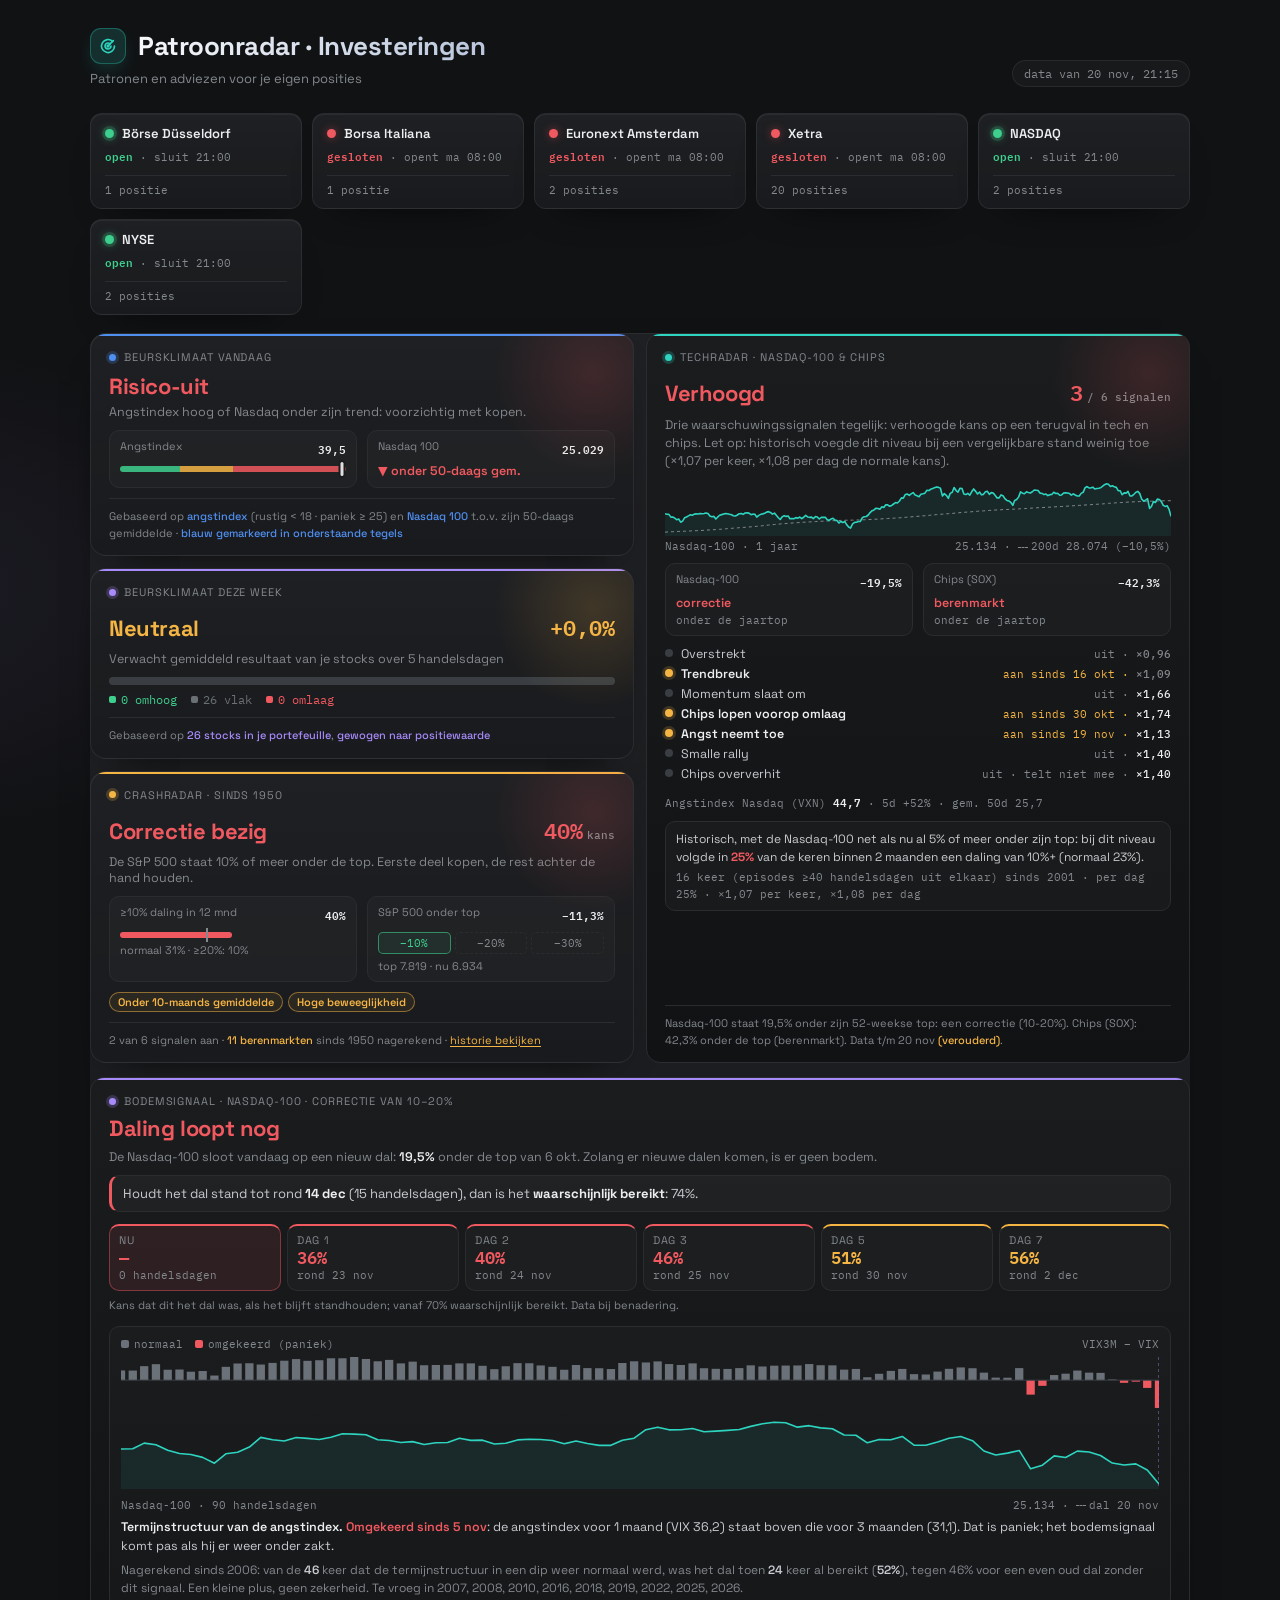
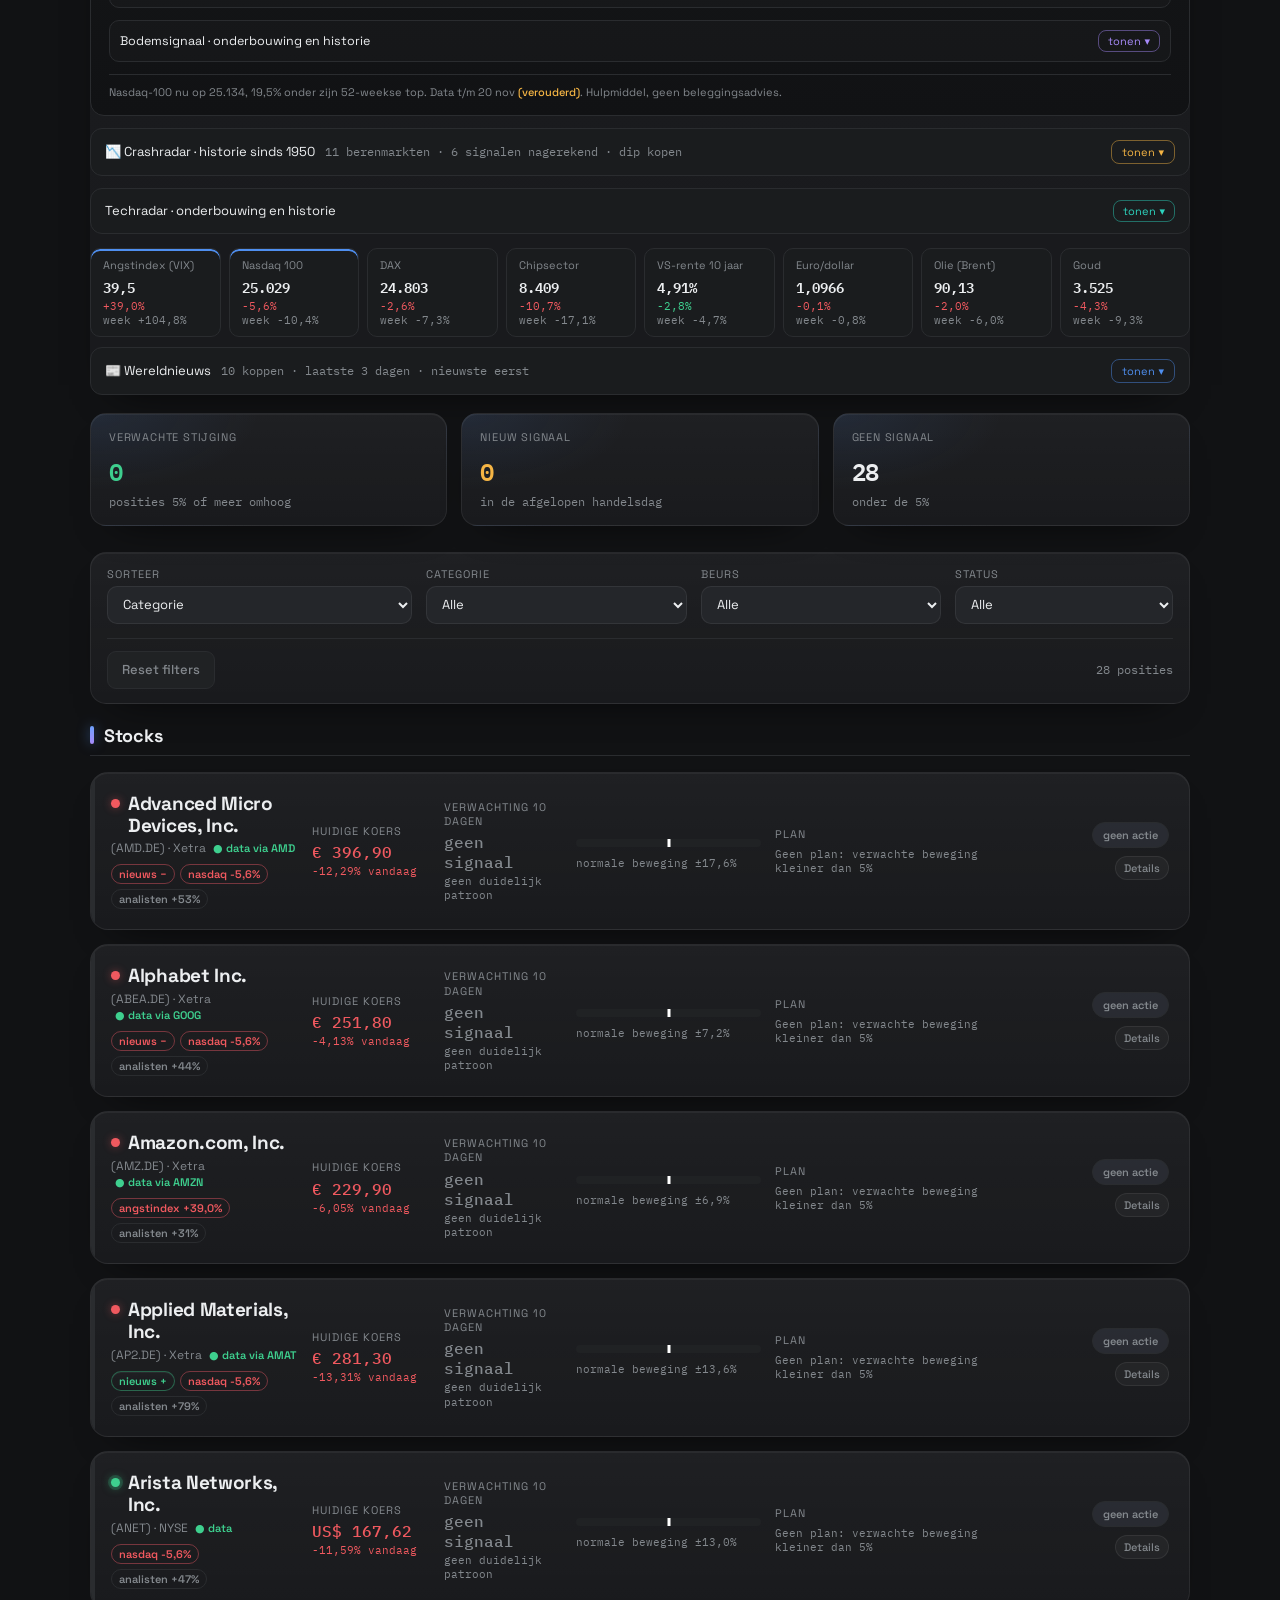
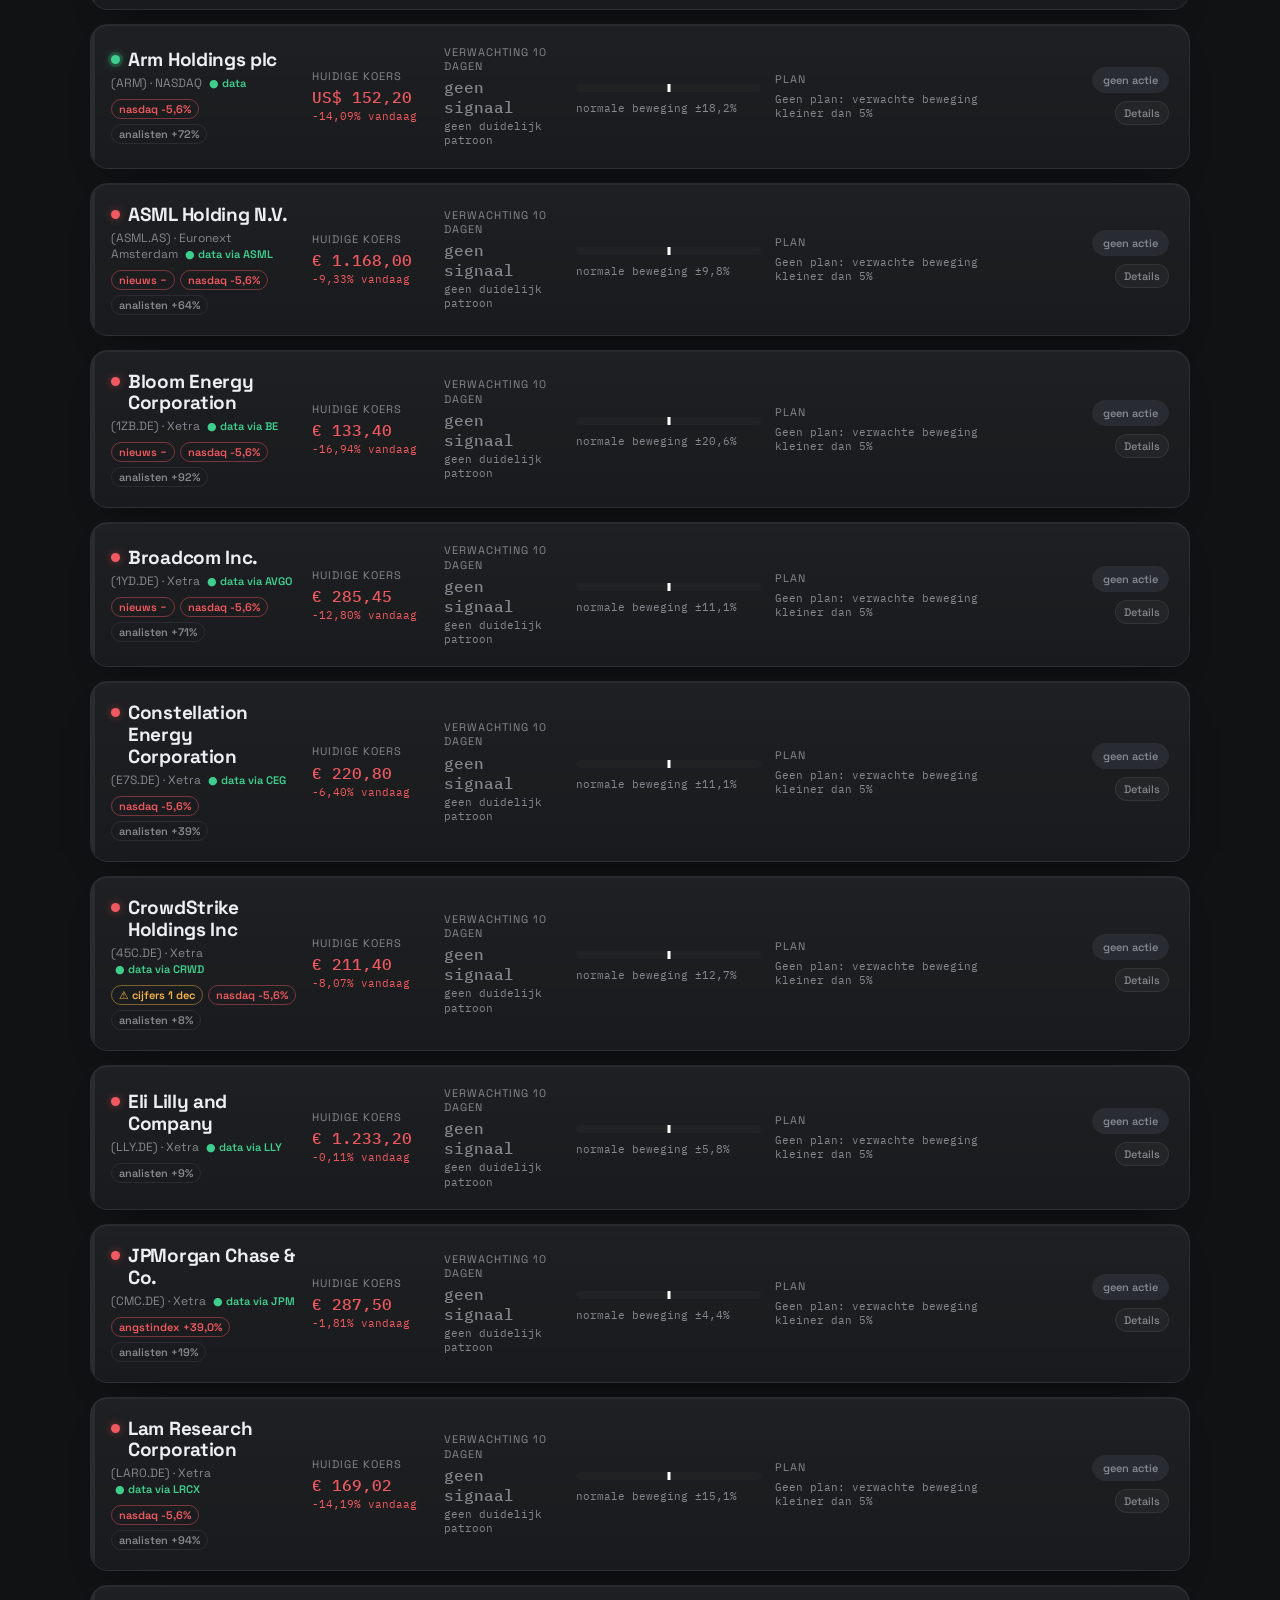
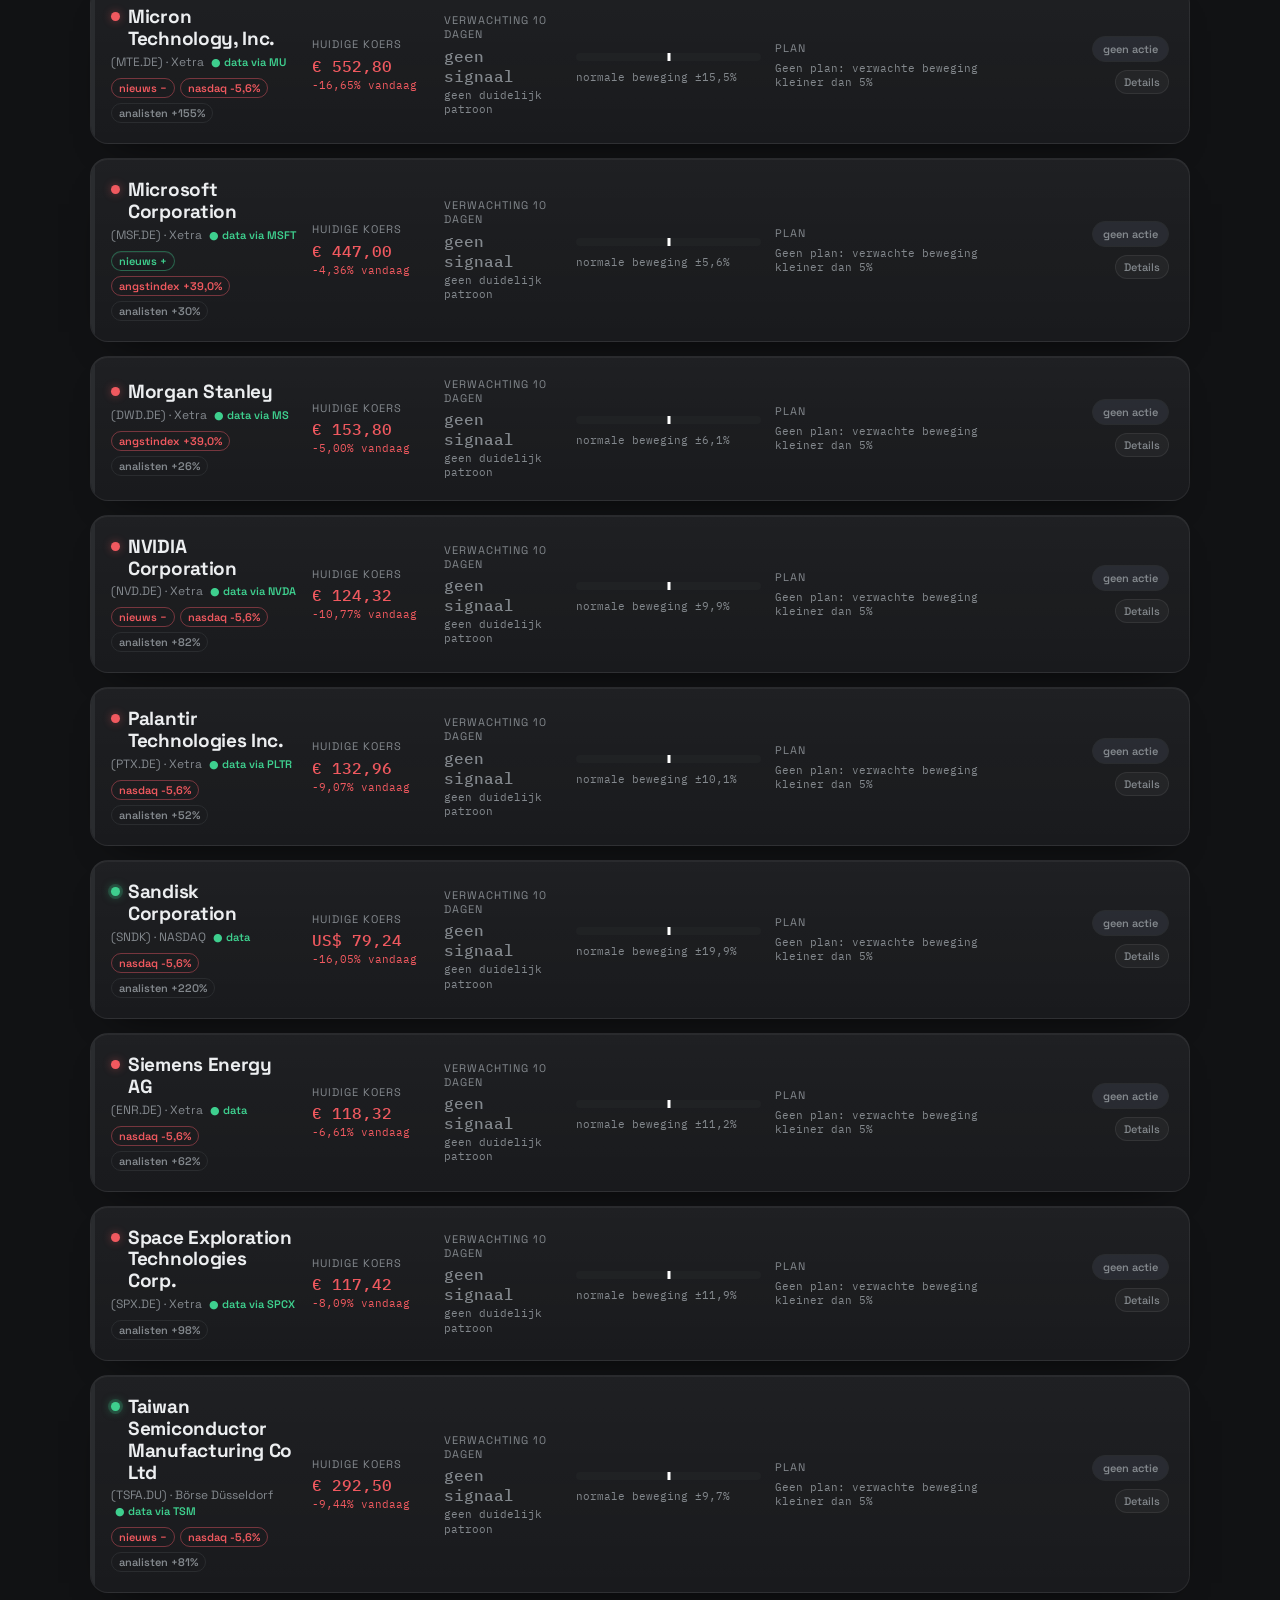
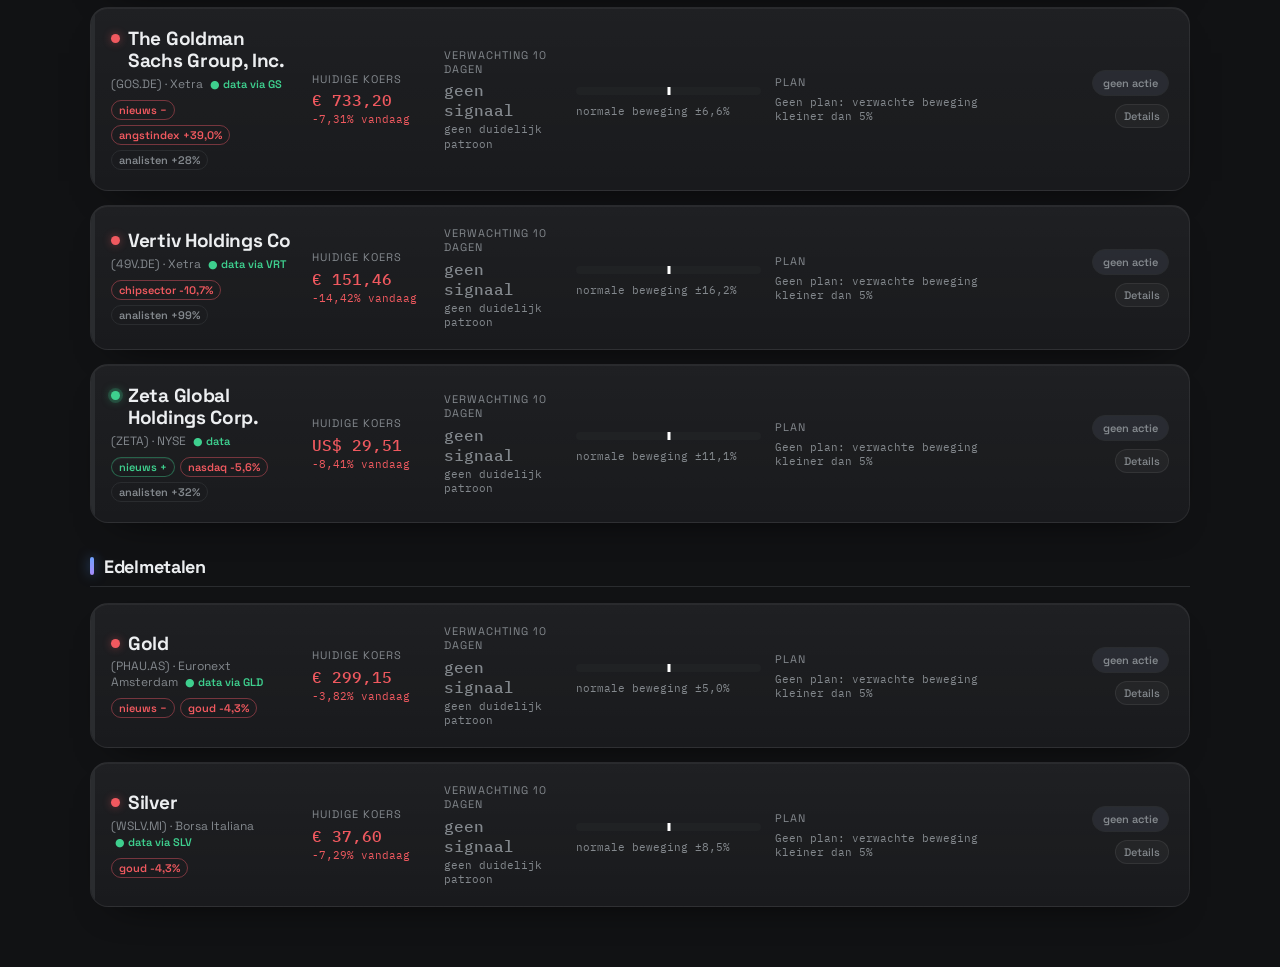
<file: signals.html>
<!DOCTYPE html>
<html lang="nl">
<head>
<meta charset="UTF-8">
<meta http-equiv="Content-Security-Policy" content="default-src 'self'; script-src 'self' 'sha256-gRn8riNXAaYgBoYl5TOdEjPXiWSoZWpe0j7SiuD/Uw0='; style-src 'self' 'unsafe-inline'; font-src 'self'; img-src 'self' data:; connect-src 'self' https://api.github.com; frame-src 'self'; object-src 'none'; base-uri 'none'; form-action 'none'">
<meta name="referrer" content="no-referrer">
<meta name="robots" content="noindex, nofollow">
<style id="af">html{display:none}</style>
<script src="antiframe.js"></script>
<link rel="stylesheet" href="fonts.css">
<link rel="preload" href="fonts/SpaceGrotesk-var.woff2" as="font" type="font/woff2" crossorigin>
<meta name="viewport" content="width=device-width, initial-scale=1.0">
<title>Patroonradar</title>
<style>

  :root {
    --ink: #141517;
    --panel: #1a1c1e;
    --panel-2: #202224;
    --line: #2a2c2f;
    --muted: #83888d;
    --text: #eceef0;
    --up: #3ecf8e;
    --down: #f0595f;
    --warn: #f5b544;
    --accent: #4f8ff0;
    --violet: #a78bfa;
  }

  * { box-sizing: border-box; margin: 0; padding: 0; }

  body {
    background:
      radial-gradient(1200px 600px at 80% -10%, #1e2430 0%, transparent 60%),
      var(--ink);
    color: var(--text);
    font-family: 'Space Grotesk', system-ui, sans-serif;
    min-height: 100vh;
    padding: 28px 18px 60px;
  }

  .wrap { max-width: 1100px; margin: 0 auto; }

  header.top {
    display: flex; justify-content: space-between; align-items: flex-end;
    flex-wrap: wrap; gap: 16px; margin-bottom: 26px;
  }
  .title-block h1 {
    font-size: 26px; font-weight: 700; letter-spacing: -0.5px;
    display: flex; align-items: flex-start; gap: 12px;
  }
  /* bovenaan: loopt de titel over twee regels, dan blijft de stip bij de eerste regel */
  .pulse {
    flex-shrink: 0; margin-top: .45em;
    width: 9px; height: 9px; border-radius: 50%; background: var(--accent);
    box-shadow: 0 0 0 0 rgba(79,143,240,.55);
    animation: pulse 2.4s infinite;
  }
  @keyframes pulse {
    0% { box-shadow: 0 0 0 0 rgba(79,143,240,.5); }
    70% { box-shadow: 0 0 0 10px rgba(79,143,240,0); }
    100% { box-shadow: 0 0 0 0 rgba(79,143,240,0); }
  }
  .title-block p { color: var(--muted); font-size: 13px; margin-top: 6px; }

  .controls { display: flex; gap: 10px; align-items: center; flex-wrap: wrap; }
  button, .btn {
    font-family: inherit; cursor: pointer; border: 1px solid var(--line);
    background: var(--panel-2); color: var(--text); padding: 9px 15px;
    border-radius: 10px; font-size: 13px; font-weight: 500; transition: .15s;
    text-decoration: none; display: inline-block;
  }
  button:hover, .btn:hover { border-color: var(--accent); }
  .btn.primary { background: var(--accent); color: #0d1117; border-color: var(--accent); font-weight: 600; }
  .btn.primary:hover { filter: brightness(1.08); }
  .updated { font-size: 12px; color: var(--muted); font-family: 'IBM Plex Mono', monospace; }

  .summary {
    display: grid; grid-template-columns: repeat(3, 1fr); gap: 14px; margin-bottom: 26px;
  }
  .stat {
    background: linear-gradient(180deg, var(--panel), var(--ink));
    border: 1px solid var(--line); border-radius: 14px; padding: 16px 18px;
  }
  .stat { min-width: 0; }
  .stat.clickable { cursor: pointer; transition: border-color .15s, transform .15s; }
  /* Hover alleen met een muis: op een touchscreen blijft hij na een tik 'hangen' */
  @media (hover: hover) { .stat.clickable:hover { border-color: var(--accent); transform: translateY(-2px); } }
  .stat.clickable:active { transform: translateY(0); }
  .stat.clickable:focus-visible { outline: 2px solid var(--accent); outline-offset: 2px; }
  .stat.clickable.active { border-color: var(--accent); box-shadow: 0 0 0 1px var(--accent); }
  .stat .label { font-size: 11px; text-transform: uppercase; letter-spacing: .8px; color: var(--muted); }
  .stat .label.plain { text-transform: none; letter-spacing: .3px; font-size: 12px; }
  .stat .value { font-family: 'IBM Plex Mono', monospace; font-size: 24px; font-weight: 600; margin-top: 8px; }
  .stat .sub { font-size: 12px; margin-top: 4px; font-family: 'IBM Plex Mono', monospace; color: var(--muted); }

  .cards { display: flex; flex-direction: column; gap: 14px; }
  .world { margin-bottom: 18px; }
  .world-head { display: flex; align-items: center; gap: 10px; flex-wrap: wrap; margin-bottom: 10px; }
  .world-title { font-size: 11px; text-transform: uppercase; letter-spacing: .8px; color: var(--muted); }
  .regime { font-size: 12px; padding: 5px 10px; border-radius: 999px; border: 1px solid var(--line); color: var(--muted); }
  .regime.off { color: var(--down); border-color: rgba(255,93,108,.4); background: rgba(255,93,108,.10); }
  .regime.calm { color: var(--up); border-color: rgba(62,207,142,.4); background: rgba(62,207,142,.10); }
  .regime.week { color: var(--muted); }
  .regime.week b { font-weight: 600; }
  .regime.week.pos { color: var(--up); border-color: rgba(62,207,142,.4); background: rgba(62,207,142,.06); }
  .regime.week.neg { color: var(--down); border-color: rgba(255,93,108,.4); background: rgba(255,93,108,.06); }
  .factors { display: grid; grid-template-columns: repeat(auto-fit, minmax(128px, 1fr)); gap: 8px; margin-bottom: 10px; }
  .fac { padding: 9px 12px; background: var(--panel); border: 1px solid var(--line); border-radius: 10px; min-width: 0; }
  .fac-l { font-size: 11px; color: var(--muted); white-space: nowrap; overflow: hidden; text-overflow: ellipsis; }
  .fac-v { font-family: 'IBM Plex Mono', monospace; font-size: 14px; font-weight: 600; margin-top: 3px; }
  .fac-d { font-family: 'IBM Plex Mono', monospace; font-size: 11px; margin-top: 1px; }
  .fac-d .w { color: var(--muted); display: block; }
  .heads { background: var(--panel); border: 1px solid var(--line); border-radius: 12px; padding: 0; transition: border-color .15s; }
  .heads:hover, .heads[open] { border-color: rgba(79,143,240,.5); }
  .heads summary {
    cursor: pointer; font-size: 13px; color: var(--text); list-style: none; padding: 11px 14px;
    display: flex; align-items: center; gap: 10px;
  }
  .heads summary .h-sub { color: var(--muted); font-size: 12px; font-family: 'IBM Plex Mono', monospace; }
  .heads summary .h-btn {
    margin-left: auto; font-size: 11px; color: var(--accent); border: 1px solid rgba(79,143,240,.45);
    padding: 4px 10px; border-radius: 8px; white-space: nowrap;
  }
  .heads summary .h-btn::after { content: ' ▾'; }
  .heads[open] summary .h-btn::after { content: ' ▴'; }
  .heads .h-show-less { display: none; }
  .heads[open] .h-show-more { display: none; }
  .heads[open] .h-show-less { display: inline; }
  .heads ul { padding: 0 14px 12px; }
  .h-dot { display: inline-block; width: 7px; height: 7px; border-radius: 50%; margin-right: 8px; position: relative; top: -1px; background: var(--line); }
  .h-dot.pos { background: var(--up); } .h-dot.neg { background: var(--down); }
  .regime-why { font-size: 11.5px; color: var(--muted); font-family: 'IBM Plex Mono', monospace; line-height: 1.5; }
  .regime-why b { color: var(--text); font-weight: 500; }
  /* Beursklimaat: twee kaarten (vandaag = blauw, deze week = paars) */
  .clim { display: grid; grid-template-columns: repeat(auto-fit, minmax(290px, 1fr)); gap: 12px; margin-bottom: 14px; }
  .cc {
    position: relative; overflow: hidden; border-radius: 14px; padding: 16px 18px 14px;
    background: linear-gradient(180deg, var(--panel), var(--ink)); border: 1px solid var(--line);
    display: flex; flex-direction: column; gap: 10px; --tone: var(--muted); --mark: var(--accent);
  }
  .cc::before { content: ''; position: absolute; left: 0; right: 0; top: 0; height: 2px; background: var(--mark); }
  .cc::after { content: ''; position: absolute; right: -60px; top: -60px; width: 200px; height: 200px; border-radius: 50%;
               background: radial-gradient(circle, color-mix(in srgb, var(--tone) 16%, transparent), transparent 70%); pointer-events: none; }
  .cc.wk { --mark: var(--violet); }
  .cc.good { --tone: var(--up); } .cc.bad { --tone: var(--down); } .cc.mid { --tone: var(--warn, #f5b544); }
  .cc-k { display: flex; align-items: center; gap: 8px; font-size: 11px; text-transform: uppercase; letter-spacing: .9px; color: var(--muted); }
  .cc-k i { width: 7px; height: 7px; border-radius: 50%; background: var(--mark); box-shadow: 0 0 0 3px color-mix(in srgb, var(--mark) 22%, transparent); }
  .cc-main { display: flex; align-items: baseline; justify-content: space-between; gap: 12px; }
  .cc-verdict { font-size: 22px; font-weight: 700; letter-spacing: -.4px; color: var(--tone); line-height: 1.1; }
  .cc-num { font-family: 'IBM Plex Mono', monospace; font-size: 22px; font-weight: 600; color: var(--tone); white-space: nowrap; }
  .cc-sub { font-size: 12.5px; color: var(--muted); margin-top: -4px; }
  .cc-meters { display: grid; grid-template-columns: 1fr 1fr; gap: 10px; }
  .meter { background: rgba(255,255,255,.025); border: 1px solid var(--line); border-radius: 10px; padding: 8px 10px; min-width: 0; }
  .meter-l { font-size: 11px; color: var(--muted); display: flex; justify-content: space-between; gap: 6px; }
  .meter-l b { color: var(--text); font-family: 'IBM Plex Mono', monospace; font-weight: 600; }
  .gauge { position: relative; height: 6px; border-radius: 6px; margin-top: 8px;
           background: linear-gradient(90deg, var(--up) 0 26.7%, var(--warn, #f5b544) 26.7% 50%, var(--down) 50% 100%); opacity: .85; }
  .gauge .pin { position: absolute; top: -4px; width: 3px; height: 14px; border-radius: 2px; background: #fff; transform: translateX(-50%); box-shadow: 0 0 0 2px var(--panel); }
  .trend { margin-top: 5px; font-size: 12.5px; font-weight: 600; }
  .dist { display: flex; height: 8px; border-radius: 6px; overflow: hidden; background: var(--panel-2); gap: 2px; }
  .dist span { display: block; height: 100%; }
  .dist .u { background: var(--up); } .dist .f { background: #3a3e43; } .dist .d { background: var(--down); }
  .dist-l { display: flex; gap: 14px; font-size: 11.5px; color: var(--muted); font-family: 'IBM Plex Mono', monospace; margin-top: -3px; flex-wrap: wrap; }
  .dist-l em { font-style: normal; display: inline-flex; align-items: center; gap: 5px; }
  .dist-l em::before { content: ''; width: 7px; height: 7px; border-radius: 2px; background: currentColor; }
  .dist-l .u { color: var(--up); } .dist-l .f { color: #6b7075; } .dist-l .d { color: var(--down); }
  .cc-basis { font-size: 11px; color: var(--muted); line-height: 1.5; border-top: 1px solid var(--line); padding-top: 9px; margin-top: auto; }
  .cc-basis b { color: var(--mark); font-weight: 500; }
  /* Met de techradar (vierde, hoge tegel): de andere tegels links onder elkaar, de techradar rechts ernaast.
     De onderste tegel links vult de rest van de hoogte, zodat de voetregels links en rechts op één lijn staan. */
  .clim.c4 { grid-template-columns: repeat(2, minmax(0, 1fr)); }
  @media (min-width: 761px) {
    .clim.c4 { grid-template-rows: auto auto 1fr; }
    .clim.c4 > .cc { grid-column: 1; }
    .clim.c4 > .tw-cc { grid-column: 2; grid-row: 1 / -1; }
    .clim.c4:not(:has(> .cc.wk)), .clim.c4:not(:has(> .cc.cr)) { grid-template-rows: auto 1fr; }
  }
  /* drie tegels zonder techradar: past de derde niet meer naast de andere twee, dan over de volle breedte */
  @media (min-width: 761px) and (max-width: 960px) {
    .clim:not(.c4) { grid-template-columns: repeat(2, minmax(0, 1fr)); }
    .clim:not(.c4) > .cc:nth-child(3), .clim:not(.c4) > .cc:only-child { grid-column: 1 / -1; }
  }
  @media (max-width: 760px) { .clim, .clim.c4 { grid-template-columns: 1fr; } }
  /* Crashradar: derde kaart (amber) + uitklapbare historie sinds 1950 */
  .cc.cr { --mark: #f5b544; }
  .cc.cr.koop { --tone: var(--up); }
  .cc-num small { font-size: 11px; font-weight: 500; color: var(--muted); margin-left: 4px; }
  .pbar { position: relative; height: 6px; border-radius: 6px; margin-top: 8px; background: var(--panel-2); overflow: visible; }
  .pbar i { position: absolute; left: 0; top: 0; bottom: 0; border-radius: 6px; background: var(--tone); }
  .pbar em { position: absolute; top: -4px; width: 2px; height: 14px; background: var(--muted); transform: translateX(-1px); }
  .ladder3 { display: flex; gap: 4px; margin-top: 8px; }
  .ladder3 span { flex: 1; font-size: 11px; font-family: 'IBM Plex Mono', monospace; text-align: center; padding: 3px 0; border-radius: 5px;
                  border: 1px dashed var(--line); color: var(--muted); }
  .ladder3 span.hit { border-style: solid; border-color: rgba(62,207,142,.6); color: var(--up); background: rgba(62,207,142,.08); }
  .chips { display: flex; flex-wrap: wrap; gap: 5px; }
  .chip { font-size: 11px; font-weight: 600; padding: 2px 8px; border-radius: 999px; border: 1px solid var(--line); color: var(--muted); }
  .chip.on { color: var(--warn); border-color: rgba(245,181,68,.5); background: rgba(245,181,68,.07); }
  .cc-basis a { color: #f5b544; cursor: pointer; text-decoration: underline; text-underline-offset: 2px; }
  .cc-basis a:focus-visible { outline: 2px solid #f5b544; outline-offset: 2px; border-radius: 3px; }
  details.crashx { background: var(--panel); border: 1px solid var(--line); border-radius: 12px; margin: -2px 0 14px; }
  /* techradar-onderbouwing: los blok over de volle breedte, zelfde stijl als de crashhistorie */
  .tw-full { margin: -2px 0 14px; --mark: #2dd4bf; --tone: var(--muted); } .tw-full details.tw-det { background: var(--panel); border-radius: 12px; }
  .tw-full details.tw-det[open] { border-color: rgba(45,212,191,.45); }
  .tw-full details.tw-det > summary { padding: 11px 14px; font-size: 13px; } .tw-full .tw-dbody { padding: 0 14px 14px; }
  details.crashx[open] { border-color: rgba(245,181,68,.45); }
  details.crashx > summary { cursor: pointer; list-style: none; display: flex; align-items: center; gap: 10px; padding: 11px 14px; font-size: 13px; }
  details.crashx > summary::-webkit-details-marker { display: none; }
  details.crashx .h-sub { color: var(--muted); font-size: 12px; font-family: 'IBM Plex Mono', monospace; }
  details.crashx .h-btn { margin-left: auto; font-size: 11px; color: #f5b544; border: 1px solid rgba(245,181,68,.45); padding: 4px 10px; border-radius: 8px; white-space: nowrap; }
  details.crashx .h-btn::after { content: ' ▾'; }
  details.crashx[open] .h-btn::after { content: ' ▴'; }
  details.crashx .h-show-less { display: none; }
  details.crashx[open] .h-show-more { display: none; }
  details.crashx[open] .h-show-less { display: inline; }
  @media (max-width: 560px) { details.crashx .h-sub, .heads summary .h-sub { display: none; } }
  .cx-body { padding: 4px 14px 16px; display: grid; grid-template-columns: 1fr 1fr; gap: 14px; }
  .cx-c { background: rgba(255,255,255,.02); border: 1px solid var(--line); border-radius: 10px; padding: 12px 14px; min-width: 0; }
  .cx-c.wide { grid-column: 1 / -1; }
  .cx-k { font-size: 11px; text-transform: uppercase; letter-spacing: .9px; color: var(--muted); margin-bottom: 8px; display: flex; flex-wrap: wrap; justify-content: space-between; gap: 2px 8px; }
  .cx-k span { text-transform: none; letter-spacing: 0; font-family: 'IBM Plex Mono', monospace; }
  .cx-t { width: 100%; border-collapse: collapse; font-size: 12px; }
  .cx-t th { text-align: left; font-weight: 500; color: var(--muted); font-size: 11px; padding: 3px 0; }
  .cx-t th:not(:first-child), .cx-t td:not(:first-child) { text-align: right; font-family: 'IBM Plex Mono', monospace; padding-left: 10px; white-space: nowrap; }
  .cx-t td { padding: 4px 0; border-top: 1px dashed #26282b; vertical-align: top; }
  .cx-t td.l { text-align: left !important; white-space: normal !important; font-family: inherit !important; }
  .cx-t tr.cur td { color: #f5b544; }
  .cx-t .chip { font-size: 11px; font-weight: 500; padding: 1px 7px; margin: 0 3px 3px 0; display: inline-block; }
  .cx-t td small { font-size: 11px; }
  .cx-note { font-size: 11.5px; color: var(--muted); line-height: 1.55; margin-top: 8px; }
  .cx-note b { color: var(--text); font-weight: 600; }
  .cx-chart svg { width: 100%; height: 150px; display: block; }
  /* jaartallen als gewone tekst over de grafiek: de svg rekt mee in de breedte, de letters niet */
  .cx-plot { position: relative; }
  .cx-plot span { position: absolute; transform: translate(-50%, -100%); font-family: 'IBM Plex Mono', monospace; font-size: 11px; line-height: 1;
                  color: #83888d; white-space: nowrap; pointer-events: none; }
  .cx-plot span.bear { color: #f0595f; }
  .cx-wrap { overflow-x: auto; }
  @media (max-width: 900px) { .cx-body { grid-template-columns: 1fr; } }
  @media (max-width: 560px) {
    .cx-body { padding: 4px 10px 12px; gap: 10px; }
    .cx-c { padding: 10px 12px; }
    .cx-plot span.bear, .cx-bn { display: none; }  /* te smal: jaartallen van berenmarkten vallen over elkaar (en de uitleg erover vervalt) */
    .cx-t th, .cx-t th:not(:first-child) { white-space: normal; }
    .cx-t th:not(:first-child), .cx-t td:not(:first-child) { padding-left: 8px; }
    /* Brede tabellen: per rij eerst het label over de volle breedte, daaronder de cijfers in vaste kolommen
       (koprij blijft staan, zonder de eerste kop). Zo hoeft er niets opzij te scrollen. */
    .cx-t.stk, .cx-t.stk tbody { display: block; }
    .cx-t.stk tr { display: grid; grid-template-columns: repeat(4, minmax(0, 1fr)); gap: 2px 8px; padding: 6px 0; border-top: 1px dashed #26282b; }
    .cx-t.stk tr:first-child { border-top: 0; padding: 0 0 2px; }
    .cx-t.stk th:first-child { display: none; }
    .cx-t.stk td, .cx-t.stk th { border-top: 0; padding: 0; text-align: left !important; white-space: normal; }
    .cx-t.stk td:first-child { grid-column: 1 / -1; }
    .cx-t.stk td small { display: block; }
    .cx-t.lad tr { grid-template-columns: repeat(2, minmax(0, 1fr)); }
    .cx-t.dip tr { grid-template-columns: minmax(0, .55fr) minmax(0, 1fr) minmax(0, 1fr) minmax(0, .8fr); }
    /* Berenmarkten: periode en daling naast elkaar, de signalen eronder met een eigen label */
    .cx-t.bears tr { grid-template-columns: minmax(0, 1fr) auto; }
    .cx-t.bears tr:first-child { display: none; }
    .cx-t.bears td:first-child { grid-column: auto; }
    .cx-t.bears td:nth-child(2) { text-align: right !important; }
    .cx-t.bears td:nth-child(n+3) { grid-column: 1 / -1; position: relative; padding-left: 5.8em; }
    .cx-t.bears td[data-l]::before { content: attr(data-l); position: absolute; left: 0; top: 2px; color: var(--muted); font-size: 11px; font-family: 'IBM Plex Mono', monospace; }
    .cx-t.bears td small { display: inline; }
  }
  .fac.key { box-shadow: inset 0 2px 0 var(--accent); }
  .heads summary::-webkit-details-marker { display: none; }
  .heads ul { list-style: none; margin-top: 8px; display: flex; flex-direction: column; gap: 7px; }
  .heads li, .news li { font-size: 13px; line-height: 1.4; }
  .heads a, .news a { color: var(--text); text-decoration: none; }
  .heads a:hover, .news a:hover { color: var(--accent); }
  .meta { color: var(--muted); font-size: 11px; font-family: 'IBM Plex Mono', monospace; margin-left: 6px; }
  .tags { display: flex; flex-wrap: wrap; gap: 5px; margin-top: 4px; }
  .tag { font-size: 11px; font-weight: 600; padding: 2px 7px; border-radius: 999px; border: 1px solid var(--line); color: var(--muted); white-space: nowrap; }
  .tag.warn { color: var(--warn); border-color: rgba(245,181,68,.45); }
  .tag.pos { color: var(--up); border-color: rgba(62,207,142,.4); }
  .tag.neg { color: var(--down); border-color: rgba(255,93,108,.4); }
  .news { list-style: none; display: flex; flex-direction: column; gap: 6px; margin-bottom: 14px; }
  .ctx-list { list-style: none; display: flex; flex-direction: column; gap: 5px; margin-bottom: 14px; font-size: 13px; }
  .ctx-list small { color: var(--muted); font-family: 'IBM Plex Mono', monospace; font-size: 11px; margin-left: 4px; }
  .markets {
    display: grid; grid-template-columns: repeat(auto-fit, minmax(190px, 1fr));
    gap: 10px; margin-bottom: 18px;
  }
  .mkt {
    display: flex; flex-direction: column; gap: 4px; padding: 11px 14px;
    background: var(--panel); border: 1px solid var(--line); border-radius: 12px;
    min-width: 0;
  }
  .mkt { cursor: pointer; transition: border-color .15s, transform .15s, opacity .15s; }
  @media (hover: hover) {
    .mkt:hover { border-color: var(--accent); transform: translateY(-2px); }
    .markets.filtering .mkt:not(.active):hover { opacity: 1; }
  }
  .mkt:active { transform: translateY(0); }
  .mkt:focus-visible { outline: 2px solid var(--accent); outline-offset: 2px; }
  .mkt.active { border-color: var(--accent); box-shadow: 0 0 0 1px var(--accent); }
  .markets.filtering .mkt:not(.active) { opacity: .5; }
  .mkt-top { display: flex; align-items: center; gap: 8px; }
  .mkt-hours { font-size: 11px; color: var(--muted); font-family: 'IBM Plex Mono', monospace; }
  .mkt-time { white-space: nowrap; }
  .mkt-dot { width: 9px; height: 9px; border-radius: 50%; flex-shrink: 0; }
  .mkt.open .mkt-dot { background: var(--up); box-shadow: 0 0 0 3px rgba(62,207,142,.18); }
  .mkt.closed .mkt-dot { background: var(--down); }
  .mkt-name { font-size: 13px; font-weight: 600; color: var(--text); }
  /* groeit mee, zodat de voetregels van kaarten naast elkaar op één lijn staan */
  .mkt-state { font-size: 11px; font-family: 'IBM Plex Mono', monospace; color: var(--muted); flex-grow: 1; }
  .mkt.open .mkt-state b { color: var(--up); font-weight: 600; }
  .mkt.closed .mkt-state b { color: var(--down); font-weight: 600; }
  .mkt-foot {
    font-size: 11px; color: var(--muted); font-family: 'IBM Plex Mono', monospace;
    margin-top: 6px; padding-top: 7px; border-top: 1px solid var(--line);
  }
  .exch-dot {
    display: inline-block; width: 9px; height: 9px; border-radius: 50%;
    margin-right: 8px; vertical-align: middle; position: relative; top: -2px;
    background: var(--line);
  }
  .exch-dot.open { background: var(--up); box-shadow: 0 0 0 3px rgba(62,207,142,.18); }
  .exch-dot.closed { background: var(--down); }
  /* Filterbalk: vier filters in gelijke kolommen, daaronder reset + teller */
  .toolbar {
    display: grid; grid-template-columns: 1.4fr 1.2fr 1.1fr 1fr; gap: 14px;
    margin-bottom: 20px; padding: 14px 16px;
    background: var(--panel); border: 1px solid var(--line); border-radius: 12px;
  }
  .tb-group { display: flex; flex-direction: column; gap: 5px; min-width: 0; }
  .tb-label { font-size: 11px; text-transform: uppercase; letter-spacing: 1px; color: var(--muted); }
  .toolbar select {
    font-family: inherit; border: 1px solid var(--line); background: var(--panel-2); color: var(--text);
    height: 38px; padding: 0 11px; border-radius: 9px; font-size: 13px; width: 100%; min-width: 0; cursor: pointer;
  }
  .toolbar select:hover { border-color: var(--accent); outline: none; }
  .tb-row2 { grid-column: 1 / -1; display: flex; align-items: center; gap: 10px; padding-top: 12px; border-top: 1px solid var(--line); }
  .tb-count { font-size: 12px; color: var(--muted); font-family: 'IBM Plex Mono', monospace; margin-left: auto; white-space: nowrap; }
  .tb-reset {
    font-family: inherit; cursor: pointer; border: 1px solid var(--line); background: var(--panel-2); color: var(--muted);
    height: 38px; padding: 0 14px; border-radius: 9px; font-size: 13px; white-space: nowrap;
  }
  .tb-reset:hover { border-color: var(--accent); color: var(--text); }
  @media (max-width: 640px) { .toolbar { grid-template-columns: 1fr 1fr; gap: 10px 12px; } }
  .section-header {
    font-size: 18px; font-weight: 700; letter-spacing: -0.3px; color: var(--text);
    margin-top: 18px; margin-bottom: 2px; padding-bottom: 8px;
    border-bottom: 1px solid var(--line); display: flex; align-items: center; gap: 10px;
  }
  .section-header:first-child { margin-top: 0; }
  .section-header::before {
    content: ''; width: 4px; height: 18px; border-radius: 2px; background: var(--accent);
  }

  .position {
    background: var(--panel); border: 1px solid var(--line); border-radius: 16px;
    padding: 20px; display: grid;
    /* vaste kolommen voor koers, verwachting, plan en knoppen: dan staat alles op elke kaart op dezelfde plek.
       De balk krijgt minstens de breedte voor 'stop US$ 1.046,23 · nu · doel US$ 1.145,47', de naam de rest. */
    grid-template-columns: minmax(0,1.1fr) 118px 118px minmax(185px,1fr) 224px 156px; gap: 14px; align-items: center;
    /* clip i.p.v. hidden (waar de browser het kent): knipt hetzelfde af, maar laat 'sticky' in de details werken */
    position: relative; overflow: hidden; overflow: clip; transition: .2s;
  }
  .position::before {
    content: ''; position: absolute; left: 0; top: 0; bottom: 0; width: 4px; background: var(--line);
  }
  .position.down::before { background: var(--down); }
  .position.down.flag {
    border-color: rgba(255,93,108,.5);
    box-shadow: 0 0 0 1px rgba(255,93,108,.25), 0 8px 30px -12px rgba(255,93,108,.4);
  }
  .position.up::before { background: var(--up); }
  .position.up.flag {
    border-color: rgba(62,207,142,.5);
    box-shadow: 0 0 0 1px rgba(62,207,142,.25), 0 8px 30px -12px rgba(62,207,142,.4);
  }

  .position.new::before { background: var(--warn); }
  .position.new.flag {
    border-color: rgba(245,181,68,.55);
    box-shadow: 0 0 0 1px rgba(245,181,68,.28), 0 8px 30px -12px rgba(245,181,68,.45);
  }

  .p-name { display: flex; flex-direction: column; gap: 4px; min-width: 0; }
  .p-ticker { font-size: 19px; font-weight: 700; letter-spacing: -.3px; line-height: 1.15; overflow-wrap: anywhere; display: flex; align-items: baseline; }   /* lange Duitse namen niet buiten de kolom */
  .p-ticker .exch-dot, .p-ticker .rank-tag { flex-shrink: 0; }   /* tweede regel van een lange naam loopt onder de tekst, niet onder de stip */
  .p-company { font-size: 12px; color: var(--muted); max-width: 220px; }
  .rank-tag { font-family: 'IBM Plex Mono', monospace; font-size: 12px; font-weight: 600; color: var(--accent); margin-right: 7px; }
  .src { font-size: 11px; font-weight: 600; margin-left: 4px; white-space: nowrap; }
  .src-live { color: var(--up); }
  .src-none { color: var(--warn); }

  .p-block .k { font-size: 11px; text-transform: uppercase; letter-spacing: 1px; color: var(--muted); }
  .p-block .v { font-family: 'IBM Plex Mono', monospace; font-size: 17px; font-weight: 500; margin-top: 4px; }
  .v.up, .c-up { color: var(--up); } .v.down, .c-down { color: var(--down); }
  .drop-tag { font-size: 11px; font-family: 'IBM Plex Mono', monospace; margin-top: 2px; color: var(--muted); }
  .drop-tag.c-up { color: var(--up); } .drop-tag.c-down { color: var(--down); }

  .bar-wrap { display: flex; flex-direction: column; gap: 7px; }
  /* drie gelijke vakken: 'nu' staat midden boven het witte streepje; past een label niet, dan op twee regels */
  .bar-labels { display: grid; grid-template-columns: minmax(0,1fr) auto minmax(0,1fr); gap: 6px; font-size: 11px; color: var(--muted); font-family: 'IBM Plex Mono', monospace; }
  .bar-labels .doel { color: var(--up); }
  .bar-labels > span:last-child { text-align: right; }
  .bar-wrap .drop-tag b { color: var(--text); font-weight: 600; }
  .bar { height: 8px; background: var(--panel-2); border-radius: 6px; position: relative; overflow: hidden; }
  .bar-fill { position: absolute; top: 0; bottom: 0; border-radius: 6px; }
  .bar-fill.down { right: 50%; background: linear-gradient(270deg, var(--warn), var(--down)); }
  .bar-fill.up { left: 50%; background: linear-gradient(90deg, var(--warn), var(--up)); }
  .bar-marker { position: absolute; top: -3px; left: 50%; width: 3px; height: 14px; background: #fff; border-radius: 2px; transform: translateX(-50%); }

  .profit-block { display: flex; flex-direction: column; gap: 6px; min-width: 0; padding-right: 10px; }
  .profit-block .k { font-size: 11px; text-transform: uppercase; letter-spacing: 1px; color: var(--muted); }
  .plan-row { font-size: 11px; font-family: 'IBM Plex Mono', monospace; display: grid; grid-template-columns: 82px minmax(0,1fr) auto; align-items: baseline; gap: 6px; }
  .plan-row b { font-weight: 600; }
  .plan-row b { color: var(--text); }
  .plan-row .pp { color: var(--muted); white-space: nowrap; }
  .next-target { font-size: 11px; color: var(--muted); font-family: 'IBM Plex Mono', monospace; }
  .plan-row .real-pct { grid-column: 2 / -1; margin-top: -3px; color: var(--up); font-weight: 600; min-width: 0; overflow-wrap: anywhere; }

  .p-actions { display: flex; flex-direction: column; gap: 8px; align-items: flex-end; min-width: 0; }
  .p-actions .entry { white-space: normal; text-align: right; }
  .p-btns { display: flex; flex-direction: column; align-items: flex-end; gap: 8px; }
  .err-msg { grid-column: 2 / -2; font-size: 12px; color: var(--muted); line-height: 1.5; }
  .badge { font-size: 11px; font-weight: 600; padding: 5px 10px; border-radius: 999px; white-space: nowrap; }
  .badge.down { background: rgba(255,93,108,.15); color: var(--down); border: 1px solid rgba(255,93,108,.4); }
  .badge.up { background: rgba(62,207,142,.15); color: var(--up); border: 1px solid rgba(62,207,142,.4); }
  .badge.new { background: rgba(245,181,68,.15); color: var(--warn); border: 1px solid rgba(245,181,68,.45); }
  .badge.hold { background: rgba(134,149,179,.12); color: var(--muted); border: 1px solid var(--line); }
  .toggle { background: none; border: 1px solid var(--line); color: var(--muted); font-size: 11px; padding: 4px 8px; border-radius: 8px; white-space: nowrap; }
  .toggle:hover { border-color: var(--accent); color: var(--text); }
  /* lange lijst op een smal scherm: de rest van een groep achter deze knop */
  .more-btn { display: block; width: 100%; min-height: 44px; padding: 10px 14px; border: 1px dashed var(--line); border-radius: 12px;
              background: transparent; color: var(--muted); font-size: 13px; }
  .more-btn:hover { border-color: var(--accent); color: var(--text); }

  .detail {
    grid-column: 1 / -1; border-top: 1px solid var(--line); padding-top: 16px;
    display: grid; grid-template-columns: 1.2fr 1fr; gap: 22px;
  }
  .spark { display: block; width: 100%; height: 130px; }
  .legend { display: flex; gap: 12px; flex-wrap: wrap; font-size: 11px; font-family: 'IBM Plex Mono', monospace; color: var(--muted); margin-top: 8px; }
  .legend i { display: inline-block; width: 14px; border-top: 2px dashed currentColor; vertical-align: middle; margin-right: 5px; }
  .d-k { font-size: 11px; text-transform: uppercase; letter-spacing: 1px; color: var(--muted); margin-bottom: 8px; }
  .pat { list-style: none; display: flex; flex-direction: column; gap: 6px; margin-bottom: 14px; }
  .pat li { font-size: 13px; display: flex; gap: 8px; }
  .pat li.off { color: var(--muted); }
  .pat li.ctx { color: var(--muted); }   /* achtergrond (beurs vandaag, nieuws): telt niet mee in de score */
  .pat small { color: var(--muted); font-size: 11px; font-family: 'IBM Plex Mono', monospace; margin-left: 4px; }
  .facts { display: grid; grid-template-columns: repeat(3, 1fr); gap: 10px; margin-bottom: 14px; }
  .facts .v { font-family: 'IBM Plex Mono', monospace; font-size: 15px; margin-top: 3px; }
  .note { font-size: 12px; color: var(--muted); line-height: 1.6; }
  .note b { color: var(--text); font-weight: 600; }
  .stopnote { font-size: 12px; line-height: 1.5; padding: 9px 11px; border-radius: 9px; background: rgba(245,181,68,.10); border: 1px solid rgba(245,181,68,.35); color: var(--warn); margin-bottom: 14px; }

  .state { font-family: 'IBM Plex Mono', monospace; font-size: 12px; color: var(--muted); }
  .err { color: var(--warn); }
  .empty { padding: 26px; text-align: center; color: var(--muted); border: 1px dashed var(--line); border-radius: 16px; font-size: 13px; }
  .hint { font-size: 12px; color: var(--muted); margin-top: 18px; line-height: 1.6; }
  .hint code { background: var(--panel-2); padding: 1px 5px; border-radius: 4px; font-size: 11px; }

  /* ---- advies sinds / opgevolgd ---- */
  .since { font-size: 11px; color: var(--muted); font-family: 'IBM Plex Mono', monospace; white-space: nowrap; }
  .badge.followed { background: rgba(79,143,240,.15); color: var(--accent); border: 1px solid rgba(79,143,240,.45); }
  .toggle.follow { color: var(--accent); border-color: rgba(79,143,240,.45); }
  .entry { font-size: 11px; font-weight: 700; letter-spacing: .3px; padding: 5px 10px; border-radius: 999px; white-space: nowrap; }
  .entry.in { color: var(--up); border: 1px dashed rgba(62,207,142,.6); }
  .entry.in.down { color: var(--down); border-color: rgba(255,93,108,.6); }
  .entry.out { color: var(--warn); border: 1px solid rgba(245,181,68,.5); background: rgba(245,181,68,.08); }
  .position.late { border-color: rgba(245,181,68,.45) !important; box-shadow: none !important; }
  .position.late::before { background: var(--warn) !important; }

  .trade {
    background: var(--panel); border: 1px solid rgba(79,143,240,.45); border-radius: 16px; padding: 18px 20px;
    /* zelfde kolommen als de kaarten eronder: naam, koers en resultaat staan recht boven naam, koers en verwachting */
    display: grid; grid-template-columns: minmax(0,1.1fr) 118px 118px minmax(185px,1fr) 224px 156px;
    gap: 14px; align-items: center; position: relative; overflow: hidden;
  }
  .trade .t-action { grid-column: 4 / 6; }
  .trade::before { content: ''; position: absolute; left: 0; top: 0; bottom: 0; width: 4px; background: var(--accent); }
  .trade > .p-block { align-self: start; }      /* 'Koers nu' en 'Resultaat' op één lijn, ook al is het tweede blok hoger */
  .trade.go { border-color: rgba(62,207,142,.6); box-shadow: 0 0 0 1px rgba(62,207,142,.25), 0 8px 30px -12px rgba(62,207,142,.4); }
  .trade.go::before { background: var(--up); }
  .trade.stop { border-color: rgba(240,89,95,.6); box-shadow: 0 0 0 1px rgba(240,89,95,.25), 0 8px 30px -12px rgba(240,89,95,.4); }
  .trade.stop::before { background: var(--down); }
  .t-action { font-size: 13px; line-height: 1.5; }
  .t-action b { font-weight: 700; }
  .t-action .sub { display: block; font-size: 11px; color: var(--muted); font-family: 'IBM Plex Mono', monospace; margin-top: 3px; }
  .t-warn { display: block; font-size: 11px; color: var(--warn); margin-top: 4px; }
  .t-btns { display: flex; gap: 8px; align-items: center; justify-content: flex-end; flex-wrap: wrap; }
  .t-range { height: 6px; background: var(--panel-2); border-radius: 6px; position: relative; margin-top: 8px; }
  .t-range .dot { position: absolute; top: -4px; width: 3px; height: 14px; background: #fff; border-radius: 2px; transform: translateX(-50%); }
  .t-range-l { display: flex; justify-content: space-between; gap: 8px; font-size: 11px; color: var(--muted); font-family: 'IBM Plex Mono', monospace; margin-top: 5px; }

  #pinned:not(:empty) { margin-bottom: 26px; }
  .sync-note { font-size: 11px; color: var(--muted); font-family: 'IBM Plex Mono', monospace; }

  /* Desktop: de twee koersblokken even hoog (label en onderregel op twee regels), dan staan de bedragen op één lijn */
  @media (min-width: 1101px) {
    .position > .p-block .k { min-height: 2.6em; line-height: 1.3; display: flex; align-items: flex-end; }
    .position > .p-block .v, .trade > .p-block .v { font-size: 16px; }
    .position > .p-block .drop-tag { min-height: 2.6em; line-height: 1.3; }
  }
  /* Details open: de koersgrafiek links blijft in beeld terwijl je de lange rechterkolom leest */
  @media (min-width: 861px) {
    .detail > div:first-child { position: sticky; top: 12px; align-self: start; }
  }
  /* Tablet: naam | koers | verwachting op één rij; balk, plan en knoppen eronder over de volle breedte */
  @media (max-width: 1100px) {
    .position { grid-template-columns: minmax(0,1.6fr) minmax(0,1fr) minmax(0,1fr); }
    .position > .p-block { align-self: start; }
    .p-actions, .bar-wrap, .profit-block { grid-column: 1 / -1; }
    .err-msg { grid-column: 2 / -1; }
    /* status links, knoppen rechts: zo staan ze op elke kaart op dezelfde plek */
    .p-actions { flex-direction: row; justify-content: flex-start; align-items: center; flex-wrap: wrap; }
    .p-actions .entry { text-align: left; }
    .p-btns { flex-direction: row; align-items: center; margin-left: auto; }
    /* plan: percentage direct naast de prijs, niet helemaal aan de rechterkant van de kaart */
    .plan-row { grid-template-columns: 94px minmax(13ch, max-content) minmax(0,1fr); column-gap: 14px; }
    .plan-row .pp { justify-self: start; }
    .factors { grid-template-columns: repeat(4, minmax(0, 1fr)); }
    /* opgevolgde adviezen: dezelfde drie kolommen als de kaarten */
    .trade { grid-template-columns: minmax(0,1.6fr) minmax(0,1fr) minmax(0,1fr); }
    .trade .t-action, .trade .t-btns { grid-column: 1 / -1; }
  }
  @media (max-width: 860px) {
    .summary { grid-template-columns: repeat(3, 1fr); gap: 8px; }
    .stat .label { min-height: 2.8em; }
    .detail { grid-template-columns: 1fr; }
  }
  /* Aanraakscherm of smal venster: knoppen groot genoeg voor een vinger (±40px), velden 16px (anders zoomt iOS in) */
  @media (pointer: coarse), (max-width: 860px) {
    .toggle { min-height: 40px; padding: 8px 12px; font-size: 12px; }
    .t-btns { gap: 10px; }
    .t-btns .toggle[data-del] { min-width: 40px; }
    .toolbar select, .tb-reset { height: 40px; }
    .toolbar select { font-size: 16px; }
    .cc-basis a { padding: 12px 4px; margin: 0 -4px; }
  }
  @media (max-width: 520px) {
    /* Beurzen: één rij kaarten om horizontaal door te vegen in plaats van drie rijen onder elkaar */
    .markets {
      display: flex; overflow-x: auto; scroll-snap-type: x mandatory; scroll-padding-inline: 12px;
      gap: 8px; margin: -4px -12px 14px; padding: 4px 12px 6px; scrollbar-width: none;
    }
    .markets::-webkit-scrollbar { display: none; }
    .mkt { flex: 0 0 190px; scroll-snap-align: start; }        /* derde kaart steekt net in beeld: er is meer */
    .mkt-name { min-width: 0; overflow: hidden; text-overflow: ellipsis; white-space: nowrap; }
    body { padding: 18px 12px 40px; }
    header.top { flex-direction: column; align-items: stretch; }
    .title-block h1 { font-size: 22px; }
    .controls { justify-content: space-between; }
    .summary { gap: 10px; }
    .stat { padding: 12px 14px; }
    .stat .value { font-size: 20px; }
    .position { grid-template-columns: repeat(2, minmax(0,1fr)); padding: 16px; gap: 14px; }
    .p-name, .err-msg { grid-column: 1 / -1; }
    .p-ticker { font-size: 22px; }
    .factors { grid-template-columns: repeat(2, minmax(0, 1fr)); }
    /* zonder signaal is de balk leeg en is er geen plan: kaart compact houden (staat ook onder Details) */
    .position:not(.flag) > .bar-wrap, .position:not(.flag) > .profit-block { display: none; }
    .trade { grid-template-columns: repeat(2, minmax(0,1fr)); padding: 16px; gap: 14px; }
    .trade .t-name { grid-column: 1 / -1; }
  }
  /* Smalle telefoon en smal tablet: 'Verwachting 10 dagen' past niet op één regel. Beide labels twee regels hoog
     (tekst onderaan), dan staan de bedragen van koers en verwachting op één lijn */
  @media (max-width: 400px), (min-width: 521px) and (max-width: 720px) {
    .position > .p-block .k { min-height: 2.6em; line-height: 1.3; display: flex; align-items: flex-end; }
  }
  @media (min-width: 521px) and (max-width: 720px) {
    .position > .p-block .v { font-size: 16px; }      /* 'US$ 3.147,99' past dan in de smalle kolom */
  }
  @media (max-width: 380px) {
    .summary { gap: 8px; }
    .stat { padding: 10px; }
    .stat .label { letter-spacing: .4px; }
    .stat .sub { font-size: 11px; }
  }
</style>
<link rel="stylesheet" href="theme.css">
</head>
<body>
<div class="wrap">
  <header class="top">
    <div class="title-block">
      <h1><span class="pulse i-radar" aria-hidden="true"></span><span id="pageTitle">Patroonradar</span></h1>
      <p id="pageSub"></p>
    </div>
    <div class="controls">
      <span class="sync-note" id="syncNote"></span>
      <span class="updated" id="updated">laden…</span>
    </div>
  </header>
  <p class="hint" id="demo" hidden style="margin:-10px 0 20px">Voorbeeld met een kopie van je signals.json. Op GitHub Pages leest deze pagina je live bestand.</p>

  <div class="markets" id="markets"></div>
  <div class="world" id="world"></div>

  <div class="summary" id="summary"></div>

  <div class="toolbar">
    <div class="tb-group">
      <label class="tb-label" for="sortSel">Sorteer</label>
      <select id="sortSel">
        <option value="section">Categorie</option>
        <option value="result">Resultaat (hoog → laag)</option>
        <option value="name">Naam (A → Z)</option>
      </select>
    </div>
    <div class="tb-group">
      <label class="tb-label" for="catSel">Categorie</label>
      <select id="catSel">
        <option value="all">Alle</option>
        <option value="Stocks">Stocks</option>
        <option value="Gold & Silver">Edelmetalen</option>
      </select>
    </div>
    <div class="tb-group">
      <label class="tb-label" for="mktSel">Beurs</label>
      <select id="mktSel">
        <option value="all">Alle</option>
      </select>
    </div>
    <div class="tb-group">
      <label class="tb-label" for="statusSel">Status</label>
      <select id="statusSel">
        <option value="all">Alle</option>
        <option value="up">Koopsignaal</option>
        <option value="new">Nieuw signaal</option>
        <option value="flat">Geen signaal</option>
      </select>
    </div>
    <div class="tb-row2">
      <button id="resetFilters" class="tb-reset">Reset filters</button>
      <span class="tb-count" id="tbCount"></span>
    </div>
  </div>

  <div class="cards" id="pinned"></div>
  <div class="cards" id="cards"></div>

</div>

<script src="vault.js"></script>
<script src="shared.js"></script>
<script src="techwarn.js"></script>
<script>
// Welke radar: je eigen investeringen (standaard) of de Top 250 (signals.html?set=top250)
const SET = new URLSearchParams(location.search).get('set') === 'top250' ? 'top250' : 'investeringen';
const SETS = {
  investeringen: { title: 'Patroonradar · Investeringen', sub: 'Patronen en adviezen voor je eigen posities',
                   file: 'signals.json', ui: 'signals_ui', noun: ['positie', 'posities'], workflow: 'Patroonradar investeringen' },
  top250:        { title: 'Patroonradar · Kansen portefeuille', sub: 'Instapmomenten voor stocks die je nog niet hebt',
                   file: 'signals_top250.json', ui: 'signals_ui_top250', noun: ['stock', 'stocks'], workflow: 'Patroonradar top 250' }
};
const CFG = SETS[SET];
const NOUN = n => n === 1 ? CFG.noun[0] : CFG.noun[1];
document.title = CFG.title;
const DEMO = null; /*__DEMO__*/
const DEMO_QUOTES = null; /*__DEMOQ__*/
const SECTION_ORDER = SET === 'top250' ? [] : ['Stocks', 'Gold & Silver'];
const CAT_LABEL = { 'Gold & Silver': 'Edelmetalen' };
const SKIP_CATEGORIES = ["ETF's"];                 // ETF's doen niet mee in de radar
const MERGE_CATEGORY = { Watchlist: 'Stocks' };    // watchlist telt gewoon als stock
const MOVE_MIN = 5;                                // koopsignaal vanaf een verwachte stijging van 5%
const UI_KEY = CFG.ui;

const fmt = (n, cur) => n == null ? '–' : new Intl.NumberFormat('nl-NL', {
  style: 'currency', currency: cur || 'EUR', minimumFractionDigits: 2, maximumFractionDigits: 2
}).format(n);
const pct = (n, d = 1) => (n >= 0 ? '+' : '') + n.toFixed(d).replace('.', ',') + '%';
const esc = s => String(s ?? '').replace(/[&<>"']/g, m => ({ '&': '&amp;', '<': '&lt;', '>': '&gt;', '"': '&quot;', "'": '&#39;' }[m]));
const tok = s => String(s ?? '').replace(/[^\w-]/g, '');   // waarde uit de data als CSS-klasse: alleen letters, cijfers, - en _
// Externe links (nieuws): alleen http(s), anders gewoon tekst. Nieuw tabblad zonder verwijzing terug naar het dashboard.
const safeUrl = u => { try { const x = new URL(String(u || ''), location.href); return /^https?:$/.test(x.protocol) ? x.href : ''; } catch (e) { return ''; } };
// Google News zet de bron achter de kop ("… - Yahoo Finance"); die staat al in de regel eronder
const stripSrc = (t, src) => { t = String(t || ''); const tail = ' - ' + String(src || ''); return src && t.endsWith(tail) ? t.slice(0, -tail.length) : t; };
const extLink = (u, text) => { const s = safeUrl(u); return s ? `<a href="${esc(s)}" target="_blank" rel="noopener noreferrer">${esc(text)}</a>` : esc(text); };

let data = null;
let crash = null;              // crash.json: crashradar sinds 1950 (scripts/crash.py)
let tech = null;               // tech.json: techradar, dreigt een terugval in tech en chips (scripts/tech.py)
let bodem = null;              // bodem.json: bodemsignaal, is het dal van de dip bereikt (scripts/bodem.py)
let ui = { sort: 'section', cat: 'all', status: 'all', mkt: 'all', open: [], more: [] };
// Filters blijven bewaard zolang dit browsertabblad open is (ook bij verversen); tabblad of browser dicht = standaard
try { ui = { ...ui, ...JSON.parse(sessionStorage.getItem(UI_KEY) || '{}') }; } catch (e) {}
if (!['section', 'name', 'result', 'rank'].includes(ui.sort) || (ui.sort === 'rank' && SET !== 'top250')) ui.sort = 'section';
if (!['all', 'up', 'flat', 'new'].includes(ui.status)) ui.status = 'all';
if (!Array.isArray(ui.more)) ui.more = [];       // groepen waarvan je 'toon nog …' hebt aangetikt
// Lange lijst (meer dan LANG kaarten, zoals de Top 250) op een smal scherm: per groep alle koopsignalen en
// alleen de eerste paar kaarten zonder signaal; de rest achter een knop. Anders is het ±90.000 px scrollen.
const SMAL = matchMedia('(max-width: 1100px)');
const LANG = 60, MAX_GROEP = 3, MAX_LIJST = 20;
const saveUI = () => { try { sessionStorage.setItem(UI_KEY, JSON.stringify(ui)); } catch (e) {} };

// Posities van het portfolio (zelfde website, dus zelfde localStorage):
// zo kloppen categorie, label en watchlist ook voor posities die je later toevoegt.
function portfolioPositions() {
  try {
    const list = JSON.parse(localStorage.getItem('portfolio_positions') || '[]');
    const map = {};
    list.forEach(p => { if (p && p.ticker) map[p.ticker.toUpperCase()] = p; });
    return map;
  } catch (e) { return {}; }
}

function prep(raw) {
  const pos = portfolioPositions();
  const one = it => {
    const p = pos[it.symbol.toUpperCase()];
    const cat = (p && p.section) || it.category || 'Stocks';
    const pr = it.projected_pct;
    const flag = !it.rem && pr != null && it.direction === 'up' && pr >= MOVE_MIN;   // alleen koopsignalen, niet als het gepauzeerd is
    return { ...it, flag, category: MERGE_CATEGORY[cat] || cat, label: (p && p.label) || it.label, watch: SET === 'top250' };
  };
  const keep = it => !SKIP_CATEGORIES.includes(it.category);
  const all = raw.items.map(one);
  const items = all.filter(keep);
  const skipped = new Set(all.filter(x => !keep(x)).map(x => x.symbol));
  // trefkans opnieuw optellen zonder de weggelaten posities
  const leeg = () => ({ n: 0, hits: 0, base_n: 0, base_hits: 0, plan_n: 0, wins: 0, losses: 0, ret_sum: 0 });
  const stats = { down: leeg(), up: leeg() };
  items.forEach(it => ['down', 'up'].forEach(d => Object.keys(stats[d]).forEach(k => { stats[d][k] += (it.backtest?.[d]?.[k] || 0); })));
  return { ...raw, stats, items, skipped, history: raw.history || [], errors: (raw.errors || []).map(one).filter(keep) };
}

async function load() {
  if (DEMO) { data = prep(DEMO); quotes = DEMO_QUOTES || {}; document.getElementById('demo').hidden = false; render(); return; }
  try {
    const q = await fetch('data.json', { cache: 'no-cache' });
    if (q.ok) quotes = (await q.json()).quotes || {};
  } catch (e) {}
  try {
    const c = await fetch('crash.json', { cache: 'no-cache' });
    if (c.ok) crash = await c.json();
  } catch (e) {}
  try {
    const t = await fetch('tech.json', { cache: 'no-cache' });
    if (t.ok) tech = await t.json();
  } catch (e) {}
  try {
    const b = await fetch('bodem.json', { cache: 'no-cache' });
    if (b.ok) bodem = await b.json();
  } catch (e) {}
  try {
    const r = await fetch(CFG.file, { cache: 'no-cache' });
    if (!r.ok) throw new Error('HTTP ' + r.status);
    data = prep(await r.json());
    render();
  } catch (e) {
    if (!data) {
      document.getElementById('updated').textContent = 'geen ' + CFG.file;
      document.getElementById('cards').innerHTML = `<div class="empty">Nog geen signalen. Start de workflow <b>${CFG.workflow}</b> via de tab <b>Actions</b> → <b>Run workflow</b> en ververs daarna.${SET === 'top250' ? ' Deze radar gebruikt de lijst van de workflow <b>Top 250</b>; draai die eerst.' : ''}</div>`;
    }
  }
}

function stappen(it) {
  const p = it.plan; if (!p) return null;
  const r = (a, b) => pct((b / a - 1) * 100);
  return [
    ['koop', it.watch ? 'Kopen' : 'Bijkopen', p.entry, 'nu'],
    ['real', 'Verkopen', p.target, (p.target / p.entry - 1) * 100],
    ['koop', 'Terugkopen', p.next, r(p.target, p.next)],
  ];
}

function rate(a, b) { return b ? Math.round(100 * a / b) : null; }

// het realisatiepercentage dat in het plan groen staat (null = geen signaal)
// signaal vandaag gekregen dat er gisteren nog niet was
// Nieuw = het advies is in de afgelopen handelsdag ontstaan (24 uur terug, weekend overgeslagen).
// Draait de markt eerder, dan vervalt het advies gewoon eerder: geen signaal meer = niet meer op de radar.
function newCutoff() {
  const c = new Date(Date.now() - 24 * 3600 * 1000);
  while (c.getDay() === 0 || c.getDay() === 6) c.setDate(c.getDate() - 1);   // maandag telt vanaf vrijdag
  return c;
}
function isNew(it) {
  if (!it.flag) return false;
  const ep = activeEpisode(it.symbol, it.direction);
  if (!ep || ep.bootstrap || !ep.start) return false;
  return new Date(ep.start) >= newCutoff();
}

function realPct(it) {
  if (!it.flag || !it.plan) return null;
  const p = it.plan;
  return it.direction === 'up' ? (p.target / p.entry - 1) * 100 : (p.next / p.target - 1) * 100;
}

function card(it) {
  const el = document.createElement('div');
  const cur = it.currency;
  // alleen een signaal bij een verwachte beweging van 5% of meer
  const sig = it.flag, d = sig ? tok(it.direction) : 'flat', p = it.projected_pct;
  el.className = 'position' + (sig ? ' ' + d + ' flag' : '') + (isNew(it) ? ' new' : '');
  const open = ui.open.includes(it.symbol);
  const title = it.label || it.name || it.symbol;
  const sigma = `±${it.sigma_pct.toFixed(1).replace('.', ',')}%`;

  const verw = it.rem
    ? `<div class="v" style="color:var(--warn)">gepauzeerd</div><div class="drop-tag">${esc(it.rem)}</div>`
    : !sig
    ? `<div class="v" style="color:var(--muted)">geen signaal</div><div class="drop-tag">${it.direction === 'flat' || p == null ? 'geen duidelijk patroon' : `verwacht ${pct(p)}, onder de ${MOVE_MIN}%`}</div>`
    : `<div class="v ${d}">${pct(p)}</div><div class="drop-tag">naar ${fmt(it.target, cur)}</div>`;

  // Balk: wit streepje = koers nu. Groen naar rechts = verwachte stijging, rood naar links = verwachte daling.
  const w = sig ? Math.min(50, Math.abs(p) / 20 * 50) : 0;
  let lblL = '', lblR = '', under = `normale beweging ${sigma}`;
  const doel = `<span class="doel">doel ${fmt(it.target, cur)}</span>`;
  if (sig && d === 'up') {
    lblL = 'stop ' + fmt(it.plan.stop, cur); lblR = doel;
    under = `plan eindigt onder ${fmt(it.plan.stop, cur)}<br>actie: <b>verkopen</b>`;
  }

  const s = sig ? stappen(it) : null;
  const planBlock = s
    ? s.map(([cls, lbl, prijs, sub]) => cls === 'real'
        ? `<div class="plan-row"><b>${lbl}</b><span>${fmt(prijs, cur)}</span><span class="pp"></span><span class="real-pct">(voor +${Math.abs(sub).toFixed(1).replace('.', ',')}% realisatie)</span></div>`
        : `<div class="plan-row"><b>${lbl}</b><span>${fmt(prijs, cur)}</span><span class="pp">${sub}</span></div>`).join('')
    : `<div class="next-target">Geen plan: verwachte beweging kleiner dan ${MOVE_MIN}%</div>`;

  const ei = entryInfo(it), ep = ei && ei.ep;
  if (ei && ei.kind === 'out') el.classList.add('late');
  const since = ep ? `<span class="since" title="Advies voor het eerst getoond">${ep.bootstrap ? 'al vóór ' + dag(ep.start) : 'sinds ' + dagTijd(ep.start)}</span>` : '';
  const entry = !ei ? ''
    : ei.kind === 'in'
      ? `<span class="entry in ${ei.up ? '' : 'down'}" title="Tot deze koers blijft er minstens ${MOVE_MIN}% over tot het doel van het advies">✓ INSTAPPEN tot ${fmt(ei.grens, cur)}</span>`
      : `<span class="entry out" title="Het advies is verlopen voor nieuwe instappers; wie al instapte volgt het plan">✕ NIET MEER INSTAPPEN</span>
         <span class="since">${ei.reason}</span>`;
  const tr = tradeFor(it.symbol);
  const followBtn = tr ? `<span class="badge followed" title="Je hebt dit advies opgevolgd: zie bovenaan">OPGEVOLGD</span>`
    : sig && ei && ei.kind === 'in' && Shared.isAdmin() ? `<button class="toggle follow" data-follow="${esc(it.symbol)}" title="Heb je dit advies uitgevoerd? Dan blijft het bovenaan staan">✓ Opgevolgd</button>` : '';

  const badge = !sig ? `<span class="badge hold">geen actie</span>`
    : `<span class="badge up">KOOPSIGNAAL</span>`;

  el.innerHTML = `
    <div class="p-name">
      <span class="p-ticker"><span class="exch-dot" data-exch="${exchangeKeyOf(it.symbol) || ''}"></span>${it.rank ? `<span class="rank-tag" title="Plaats in Kansen portefeuille">#${it.rank}</span>` : ''}${esc(title)}</span>
      <span class="p-company">(${esc(it.symbol)})${exchName(it.symbol)} <span class="src src-live" title="${it.pattern_symbol ? 'Patroon berekend op ' + esc(it.pattern_symbol) + ' (VS), koersen in euro' : 'Koersdata opgehaald'}">● data${it.pattern_symbol ? ' via ' + esc(it.pattern_symbol) : ''}</span></span>
      ${contextTags(it)}
    </div>
    <div class="p-block">
      <div class="k">Huidige koers</div>
      <div class="v ${it.day_pct > 0 ? 'up' : it.day_pct < 0 ? 'down' : ''}">${fmt(it.price, cur)}</div>
      <div class="drop-tag ${it.day_pct > 0 ? 'c-up' : it.day_pct < 0 ? 'c-down' : ''}">${it.day_pct == null ? '' : pct(it.day_pct, 2) + ' vandaag'}</div>
    </div>
    <div class="p-block">
      <div class="k">Verwachting ${data.config.horizon} dagen</div>
      ${verw}
    </div>
    <div class="bar-wrap">
      <div class="bar-labels"><span>${lblL}</span><span>${sig ? 'nu' : ''}</span><span>${lblR}</span></div>
      <div class="bar">
        ${w ? `<div class="bar-fill ${d}" style="width:${w}%"></div>` : ''}
        <div class="bar-marker"></div>
      </div>
      <div class="drop-tag">${under}</div>
    </div>
    <div class="profit-block">
      <div class="k">Plan</div>
      ${planBlock}
    </div>
    <div class="p-actions">
      ${isNew(it) ? '<span class="badge new" title="Dit signaal is in de afgelopen handelsdag ontstaan. Draait de markt, dan kan het eerder vervallen.">NIEUW SIGNAAL</span>' : ''}
      ${badge}
      ${entry}
      ${since}
      <span class="p-btns">${followBtn}<button class="toggle" data-sym="${esc(it.symbol)}">${open ? 'Minder' : 'Details'}</button></span>
    </div>
    ${open ? detail(it) : ''}`;
  return el;
}


// ---- Context van buitenaf: wereldfactoren, nieuws, kwartaalcijfers, analisten ----
const TOPIC = { 'stock market': 'beurs', 'oil prices': 'olie', war: 'oorlog/conflict', 'Federal Reserve': 'rente (Fed)', tariffs: 'handelstarieven', 'semiconductor stocks': 'chips' };
const RATING = { strong_buy: 'sterk kopen', buy: 'kopen', hold: 'houden', underperform: 'onderpresteren', sell: 'verkopen' };
function geleden(iso) {
  const m = Math.max(0, Math.round((Date.now() - new Date(iso)) / 60000));
  // vaste spatie: getal en eenheid nooit over twee regels
  return m < 60 ? m + '\u00a0min' : m < 1440 ? Math.round(m / 60) + '\u00a0uur' : Math.round(m / 1440) + '\u00a0d';
}
function fmtFactor(f) {
  const nl = (x, d) => x.toLocaleString('nl-NL', { minimumFractionDigits: d, maximumFractionDigits: d });
  if (f.key === 'dollar') return nl(f.last, 4);
  if (f.key === 'rente') return nl(f.last, 2) + '%';
  if (f.key === 'vix') return nl(f.last, 1);
  return f.last >= 1000 ? nl(f.last, 0) : nl(f.last, 2);
}
function renderWorld() {
  const box = document.getElementById('world');
  const w = data && data.world;
  if (!box) return;
  if (!w || !(w.factors || []).length) { box.innerHTML = ''; return; }
  const reg = w.regime || {};
  // Volgorde: eerst wat het beursklimaat bepaalt, dan de markten, dan macro
  const ORDER = ['vix', 'nasdaq', 'dax', 'chips', 'rente', 'dollar', 'olie', 'goud'];
  const WHY = {
    vix: 'Angstindex: verwachte beweeglijkheid van de S&P 500. Onder 18 = rustig, vanaf 25 = paniek. Bepaalt mee het beursklimaat.',
    nasdaq: 'Nasdaq 100: graadmeter voor tech. Boven of onder zijn 50-daags gemiddelde bepaalt mee het beursklimaat.',
    dax: 'DAX: graadmeter voor de Duitse/Europese beurs, waar de meeste van je euro-noteringen handelen.',
    chips: 'Chipsector (SOX): veel van je posities zijn chipbedrijven; deze index laat zien hoe de sector als geheel ervoor staat.',
    rente: 'Amerikaanse 10-jaarsrente: stijgende rente drukt vooral op groei- en techaandelen.',
    dollar: 'Euro/dollar: stijgt de euro, dan zijn je dollarbedrijven in euro minder waard (en omgekeerd).',
    olie: 'Olieprijs (Brent): hoge olie jaagt inflatie aan en raakt transport en industrie.',
    goud: 'Goud: vluchthaven; sterk stijgend goud wijst vaak op onrust. Ook relevant voor je goudpositie.'
  };
  const rank = k => { const i = ORDER.indexOf(k); return i < 0 ? 99 : i; };
  const sorted = w.factors.slice().sort((a, b) => rank(a.key) - rank(b.key));
  const byKey = Object.fromEntries(w.factors.map(f => [f.key, f]));
  const facs = sorted.map(f => {
    // stijgende angstindex of rente is slecht nieuws voor aandelen: kleur omgekeerd
    const inv = f.key === 'vix' || f.key === 'rente';
    const good = inv ? f.day_pct < 0 : f.day_pct > 0;
    const col = f.day_pct === 0 ? 'var(--muted)' : good ? 'var(--up)' : 'var(--down)';
    const key = f.key === 'vix' || f.key === 'nasdaq';
    return `<div class="fac ${key ? 'key' : ''}" title="${esc(WHY[f.key] || f.symbol)}"><div class="fac-l">${esc(f.label)}</div><div class="fac-v">${fmtFactor(f)}</div>
      <div class="fac-d"><span style="color:${col}">${pct(f.day_pct, 1)}</span>${f.week_pct != null ? `<span class="w">week ${pct(f.week_pct, 1)}</span>` : ''}</div></div>`;
  }).join('');
  const hl = w.headlines || [];
  const heads = hl.map(h =>
    `<li><span class="h-dot ${h.sent > 0 ? 'pos' : h.sent < 0 ? 'neg' : ''}" title="${h.sent > 0 ? 'positieve toon' : h.sent < 0 ? 'negatieve toon' : 'neutrale toon'}"></span>${extLink(h.link, stripSrc(h.title, h.publisher))}<span class="meta">${esc(h.publisher || '')} · ${geleden(h.time)} · ${esc(TOPIC[h.topic] || h.topic)}</span></li>`).join('');
  // Waarop het beursklimaat is gebaseerd (zelfde regel als in scripts/signals.py)
  const vix = byKey.vix, nd = byKey.nasdaq;
  const open = box.querySelector('details.heads') && box.querySelector('details.heads').open;
  const cxOpen = box.querySelector('details.crashx') && box.querySelector('details.crashx').open;
  const twOpen = box.querySelector('details.tw-det:not(.bd-det)') && box.querySelector('details.tw-det:not(.bd-det)').open;
  const bdOpen = box.querySelector('details.bd-det') && box.querySelector('details.bd-det').open;
  const wk = weekOutlook();
  const clim = climateCards(reg, byKey, wk);
  box.innerHTML = `
    ${clim}
    ${bodemBlock(bdOpen)}
    ${crashDetails(cxOpen)}
    ${techDetails(twOpen)}
    <div class="factors">${facs}</div>
    ${heads ? `<details class="heads"${open ? ' open' : ''}><summary>📰 Wereldnieuws
        <span class="h-sub">${hl.length} ${hl.length === 1 ? 'kop' : 'koppen'} · laatste 3 dagen · nieuwste eerst</span>
        <span class="h-btn"><span class="h-show-more">tonen</span><span class="h-show-less">verbergen</span></span></summary>
        <ul>${heads}</ul></details>` : ''}`;
}
// Twee kaarten: beursklimaat vandaag (blauw) en deze week (paars)
function climateCards(reg, byKey, wk) {
  const vix = byKey.vix, nd = byKey.nasdaq;
  const V = {
    calm:    ['good', 'Rustig & stijgend', 'Angstindex laag en de Nasdaq in een stijgende trend.'],
    neutral: ['mid',  'Neutraal', 'Geen duidelijke risico-aan- of risico-uit-stand.'],
    off:     ['bad',  'Risico-uit', 'Angstindex hoog of Nasdaq onder zijn trend: voorzichtig met kopen.']
  }[reg.state] || ['', '—', esc(reg.text || 'Nog geen gegevens.')];
  // angstindex op een schaal van 10 tot 40 (groen < 18, oranje 18-25, rood ≥ 25)
  const vixPos = vix ? Math.max(0, Math.min(100, (vix.last - 10) / 30 * 100)) : null;
  const up = nd && nd.trend === 'up';
  const today = `<div class="cc ${V[0]}">
      <div class="cc-k"><i></i>Beursklimaat vandaag</div>
      <div class="cc-main"><span class="cc-verdict">${V[1]}</span></div>
      <div class="cc-sub">${V[2]}</div>
      ${vix && nd ? `<div class="cc-meters">
        <div class="meter"><div class="meter-l">Angstindex <b>${fmtFactor(vix)}</b></div>
          <div class="gauge" title="rustig < 18 · onrustig 18–25 · paniek ≥ 25"><span class="pin" style="left:${vixPos.toFixed(1)}%"></span></div></div>
        <div class="meter"><div class="meter-l">Nasdaq 100 <b>${fmtFactor(nd)}</b></div>
          <div class="trend ${up ? 'c-up' : 'c-down'}">${up ? '▲ boven' : '▼ onder'} 50-daags gem.</div></div>
      </div>` : ''}
      <div class="cc-basis">Gebaseerd op <b>angstindex</b> (rustig &lt; 18 · paniek ≥ 25) en <b>Nasdaq 100</b> t.o.v. zijn 50-daags gemiddelde · <b>blauw gemarkeerd in onderstaande tegels</b></div>
    </div>`;
  const tc = techCard();
  if (!wk) return `<div class="clim${tc ? ' c4' : ''}">${today}${crashCard()}${tc}</div>`;
  const flat = wk.n - wk.up - wk.down;
  const w = x => (x / wk.n * 100).toFixed(1) + '%';
  const week = `<div class="cc wk ${wk.cls === 'pos' ? 'good' : wk.cls === 'neg' ? 'bad' : 'mid'}">
      <div class="cc-k"><i></i>Beursklimaat deze week</div>
      <div class="cc-main"><span class="cc-verdict">${wk.word[0].toUpperCase() + wk.word.slice(1)}</span><span class="cc-num">${pct(wk.avg, 1)}</span></div>
      <div class="cc-sub">Verwacht gemiddeld resultaat van ${SET === 'investeringen' ? 'je stocks' : 'deze kansen'} over 5 handelsdagen</div>
      <div class="dist">${wk.up ? `<span class="u" style="width:${w(wk.up)}"></span>` : ''}${flat ? `<span class="f" style="width:${w(flat)}"></span>` : ''}${wk.down ? `<span class="d" style="width:${w(wk.down)}"></span>` : ''}</div>
      <div class="dist-l"><em class="u">${wk.up} omhoog</em><em class="f">${flat} vlak</em><em class="d">${wk.down} omlaag</em></div>
      <div class="cc-basis">Gebaseerd op <b>${wk.n} ${SET === 'investeringen' ? 'stocks in je portefeuille' : 'kansen'}</b>${SET === 'investeringen' ? ', <b>gewogen naar positiewaarde</b>' : ', gelijk gewogen'}</div>
    </div>`;
  return `<div class="clim${tc ? ' c4' : ''}">${today}${week}${crashCard()}${tc}</div>`;
}
// Vierde tegel: techradar (techwarn.js); zonder tech.json of script geen tegel
function techCard() {
  if (!tech || typeof TechWarn === 'undefined') return '';
  TechWarn.css();
  return TechWarn.tile(tech, { details: false });
}
// Onderbouwing van de techradar: over de volle breedte onder de tegels, net als de crashhistorie
function techDetails(isOpen) {
  if (!tech || !tech.level || typeof TechWarn === 'undefined') return '';
  return `<div class="tw-full">${TechWarn.details(tech, isOpen)}</div>`;
}

// Bodemsignaal (techwarn.js): is het dal van de dip bereikt? Over de volle breedte onder de tegels; zonder dip één regel
function bodemBlock(isOpen) {
  if (!bodem || !bodem.dip || typeof TechWarn === 'undefined' || !TechWarn.bodem) return '';
  return TechWarn.bodem(bodem, { open: isOpen });
}

// ── Crashradar: wanneer cash klaarzetten om een dip te kopen (S&P 500 sinds 1950) ──
const CR_STATE = {
  rustig:    ['good', 'Rustig', 'Weinig waarschuwingssignalen. Een normale cashbuffer volstaat.'],
  opletten:  ['mid',  'Cash klaarzetten', 'Meerdere signalen tegelijk: historisch duidelijk meer kans op een daling. Zet cash klaar, verkopen hoeft niet.'],
  correctie: ['bad',  'Correctie bezig', 'De S&P 500 staat 10% of meer onder de top. Eerste deel kopen, de rest achter de hand houden.'],
  koop:      ['good koop', 'Dip: koopzone', 'De S&P 500 staat 20% of meer onder de top. Historisch een goed moment om gespreid te kopen.']
};
const nf = (v, d = 2) => v == null ? '—' : v.toLocaleString('nl-NL', { minimumFractionDigits: d, maximumFractionDigits: d });
const nl1 = v => v == null ? '—' : nf(v, 1);
function crashCard() {
  const c = crash;
  if (!c || !c.now) return '';
  const n = c.now, S = CR_STATE[n.state] || CR_STATE.rustig, row = n.row || {}, b = c.base || {};
  const names = Object.fromEntries((c.signals || []).map(x => [x.key, x.name]));
  const on = Object.entries(n.signals || {}).filter(([, v]) => v).map(([k]) => k);
  const p = row.p10, max = 80;
  return `<div class="cc cr ${S[0]}">
      <div class="cc-k"><i></i>Crashradar · sinds 1950</div>
      <div class="cc-main"><span class="cc-verdict">${S[1]}</span><span class="cc-num" title="Kans op een daling van 10% of meer binnen 12 maanden bij ${n.k} signalen tegelijk">${p == null ? '—' : Math.round(p) + '%'}<small>kans</small></span></div>
      <div class="cc-sub">${S[2]}</div>
      <div class="cc-meters">
        <div class="meter"><div class="meter-l">≥10% daling in 12 mnd <b>${p == null ? '—' : Math.round(p) + '%'}</b></div>
          <div class="pbar" title="Historisch bij ${n.k}${row.plus ? '+' : ''} signalen tegelijk (${row.n || 0} maanden sinds 1950). Streepje = normaal (${Math.round(b.p10 || 0)}%)"><i style="width:${Math.min(100, (p || 0) / max * 100).toFixed(1)}%"></i><em style="left:${Math.min(100, (b.p10 || 0) / max * 100).toFixed(1)}%"></em></div>
          <div class="meter-l" style="margin-top:5px">normaal ${Math.round(b.p10 || 0)}% · ≥20%: ${row.p20 == null ? '—' : Math.round(row.p20) + '%'}</div></div>
        <div class="meter"><div class="meter-l">S&amp;P 500 onder top <b>−${nl1(n.dd)}%</b></div>
          <div class="ladder3">${(n.ladder || []).map(l => `<span class="${l.hit ? 'hit' : ''}" title="Koopniveau ${l.pct}% onder de top: S&P 500 ${nf(l.level, 0)}">−${l.pct}%</span>`).join('')}</div>
          <div class="meter-l" style="margin-top:5px">top ${nf(n.top, 0)} · nu ${nf(n.close, 0)}</div></div>
      </div>
      <div class="chips">${on.length ? on.map(k => `<span class="chip on">${esc(names[k] || k)}</span>`).join('') : '<span class="chip">geen waarschuwingssignalen</span>'}</div>
      <div class="cc-basis">${n.k} van ${(c.signals || []).length} signalen aan · <b>${(c.bears || []).length} berenmarkten</b> sinds 1950 nagerekend ·
        <a href="#" role="button" data-crash-hist>historie bekijken</a></div>
    </div>`;
}
// Grafiek: hoe ver de S&P 500 onder de top stond (rood) en wanneer 3+ signalen tegelijk brandden (amber)
function crashChart(series, bears) {
  if (!series || !series.length) return '';
  const W = 1000, H = 150, maxDD = 60, n = series.length;
  const x = i => (i / (n - 1) * W).toFixed(1), y = dd => (dd / maxDD * (H - 18)).toFixed(1);
  const area = 'M0,0 ' + series.map((s, i) => `L${x(i)},${y(s[1])}`).join(' ') + ` L${W},0 Z`;
  const warn = series.map((s, i) => s[2] >= 3 ? `<rect x="${x(i)}" y="0" width="${(W / n + 0.6).toFixed(2)}" height="${H}" fill="rgba(245,181,68,.13)"/>` : '').join('');
  const idx = Object.fromEntries(series.map((s, i) => [s[0], i]));
  // Jaartallen als HTML boven op de svg (in % van de breedte/hoogte): de svg rekt mee, de letters blijven leesbaar
  const lbl = (xi, yy, cls, t) => `<span class="${cls}" style="left:${(xi / W * 100).toFixed(2)}%;top:${(yy / H * 100).toFixed(2)}%">${esc(t)}</span>`;
  const labels = (bears || []).map(b => { const i = idx[b.trough.slice(0, 7)]; return i == null ? '' :
    lbl(+x(i), Math.min(H - 4, +y(-b.depth) + 12), 'bear', b.peak.slice(0, 4)); }).join('');
  const years = [1960, 1980, 2000, 2020].map(yy => { const i = idx[yy + '-01']; return i == null ? '' : lbl(+x(i), H - 1, 'yr', yy); }).join('');
  return `<div class="cx-plot"><svg viewBox="0 0 ${W} ${H}" preserveAspectRatio="none" role="img" aria-label="Stand onder de top sinds 1950">
    ${warn}<path d="${area}" fill="rgba(240,89,95,.30)" stroke="#f0595f" stroke-width="1"/></svg>${labels}${years}</div>`;
}
function crashDetails(isOpen) {
  const c = crash;
  if (!c || !c.now) return '';
  const n = c.now, b = c.base || {};
  const names = Object.fromEntries((c.signals || []).map(x => [x.key, x.name]));
  const chip = k => `<span class="chip">${esc(names[k] || k)}</span>`;
  const sigRows = (c.signals || []).map(x => `<tr class="${n.signals && n.signals[x.key] ? 'cur' : ''}"><td class="l" title="${esc(x.why)}">${esc(x.name)}<br><small style="color:var(--muted)">sinds ${x.since} · ${x.n} mnd aan</small></td>
      <td>${n.signals && n.signals[x.key] ? 'AAN' : n.signals && n.signals[x.key] === false ? 'uit' : '—'}</td>
      <td>${x.p10 == null ? '—' : Math.round(x.p10) + '%'} <small style="color:var(--muted)">(${Math.round(x.b10)}%)</small></td>
      <td>${x.p20 == null ? '—' : Math.round(x.p20) + '%'} <small style="color:var(--muted)">(${Math.round(x.b20)}%)</small></td>
      <td>${x.lift20 == null ? '—' : '×' + nf(x.lift20, 1)}</td></tr>`).join('');
  const kRows = (c.by_k || []).map(r => `<tr class="${Math.min(n.k, 4) === r.k ? 'cur' : ''}"><td class="l">${r.k}${r.plus ? '+' : ''} tegelijk</td><td>${nl1(r.share)}%</td>
      <td>${Math.round(r.p10)}%</td><td>${Math.round(r.p20)}%</td><td>${r.med12 > 0 ? '+' : ''}${nl1(r.med12)}%</td></tr>`).join('');
  const bearRows = (c.bears || []).slice().reverse().map(x => {
    const dt = d => d ? new Date(d).toLocaleDateString('nl-NL', { month: 'short', year: 'numeric' }) : '—';
    return `<tr><td class="l"><b>${dt(x.peak)}</b> → ${dt(x.trough)}<br><small style="color:var(--muted)">${Math.round(x.days / 30.4)} mnd omlaag${x.rec ? ' · hersteld ' + dt(x.rec) : ' · nog niet hersteld'}</small></td>
      <td class="c-down">${nl1(x.depth)}%</td><td class="l" data-l="vooraf">${x.pre.length ? x.pre.map(chip).join('') : '<small style="color:var(--muted)">geen</small>'}</td>
      <td class="l" data-l="bij −10%">${x.at10.length ? x.at10.map(chip).join('') : '<small style="color:var(--muted)">geen</small>'}</td></tr>`;
  }).join('');
  const dipRows = (c.dips || []).map(d => `<tr class="${n.dd >= d.lo && n.dd < d.hi ? 'cur' : ''}"><td class="l">${d.lo}–${d.hi === 100 ? '…' : d.hi}% onder top</td><td>${d.n}</td>
      <td>${d.med12 > 0 ? '+' : ''}${nl1(d.med12)}% <small style="color:var(--muted)">(${d.pos12}% pos.)</small></td>
      <td>${d.med24 == null ? '—' : (d.med24 > 0 ? '+' : '') + nl1(d.med24) + '%'} <small style="color:var(--muted)">(${d.pos24 == null ? '—' : d.pos24 + '%'} pos.)</small></td>
      <td class="c-down">${nl1(d.worst12)}%</td></tr>`).join('');
  const lad = (n.ladder || []).map(l => `<tr class="${l.hit ? 'cur' : ''}"><td class="l">Deel ${(n.ladder || []).indexOf(l) + 1}: ${l.pct}% onder de top</td><td>S&amp;P ${nf(l.level, 0)}</td><td>${l.hit ? 'bereikt' : 'nog ' + nl1((1 - l.level / n.close) * 100) + '% lager'}</td></tr>`).join('');
  return `<details class="crashx"${isOpen ? ' open' : ''}><summary>📉 Crashradar · historie sinds 1950
      <span class="h-sub">${(c.bears || []).length} berenmarkten · ${(c.signals || []).length} signalen nagerekend · dip kopen</span>
      <span class="h-btn"><span class="h-show-more">tonen</span><span class="h-show-less">verbergen</span></span></summary>
    <div class="cx-body">
      <div class="cx-c wide cx-chart"><div class="cx-k">S&amp;P 500: hoe ver onder de top <span>rood = daling · amber = 3+ signalen tegelijk</span></div>
        ${crashChart(c.series, c.bears)}
        <div class="cx-note">Per maand sinds 1950. De amberkleurige stroken laten zien wanneer 3 of meer waarschuwingssignalen tegelijk brandden<span class="cx-bn">; rode jaartallen = begin van een berenmarkt</span>.</div></div>
      <div class="cx-c"><div class="cx-k">Kooplad <span>gespreid kopen</span></div>
        <table class="cx-t stk lad"><tr><th>stap</th><th>niveau</th><th>stand</th></tr>${lad}</table>
        <div class="cx-note">Top ${nf(n.top, 0)} op ${new Date(n.top_date).toLocaleDateString('nl-NL', { day: 'numeric', month: 'short', year: 'numeric' })}. Wie een derde koopt bij elke stap, hoeft het dieptepunt niet te raden.
          Je S&amp;P 500-ETF (VUAA) beweegt vrijwel gelijk mee.</div></div>
      <div class="cx-c"><div class="cx-k">Dip kopen <span>rendement daarna</span></div>
        <div class="cx-wrap"><table class="cx-t stk dip"><tr><th>stand</th><th>mnd</th><th>12 mnd</th><th>24 mnd</th><th>slechtst</th></tr>${dipRows}</table></div>
        <div class="cx-note">Mediaan rendement na een maand met die stand onder de top (S&amp;P 500, zonder dividend). Hoe dieper de dip, hoe vaker het twee jaar later hoger stond.</div></div>
      <div class="cx-c wide"><div class="cx-k">Waarschuwingssignalen <span>kans op daling binnen 12 mnd · tussen haakjes normaal</span></div>
        <div class="cx-wrap"><table class="cx-t stk"><tr><th>signaal</th><th>nu</th><th>≥10%</th><th>≥20%</th><th>×kans 20%</th></tr>${sigRows}</table></div>
        <div class="cx-note">Normaal volgt in ${Math.round(b.p10 || 0)}% van de maanden binnen een jaar een daling van 10% en in ${Math.round(b.p20 || 0)}% een van 20%.
          <b>Geen enkel signaal voorspelt een crash op zichzelf</b>; trendsignalen gaan pas af als de daling al begonnen is. Samen zeggen ze meer:</div>
        <div class="cx-wrap" style="margin-top:8px"><table class="cx-t"><tr><th>signalen</th><th>tijd</th><th>≥10%</th><th>≥20%</th><th>mediaan 12 mnd</th></tr>${kRows}</table></div></div>
      <div class="cx-c wide"><div class="cx-k">Berenmarkten sinds 1950 <span>≥ 20% onder de top · nieuwste eerst</span></div>
        <div class="cx-wrap"><table class="cx-t stk bears"><tr><th>top → bodem</th><th>daling</th><th style="text-align:left">signalen in 12 mnd vóór de top</th><th style="text-align:left">bij −10%</th></tr>${bearRows}</table></div>
        <div class="cx-note">Zo zie je welke patronen een crash vooraf aankondigden, en welke pas zichtbaar werden toen de daling al 10% was. Bronnen: S&amp;P 500, 10-jaars- en 3-maandsrente (Yahoo),
          inflatie en werkloosheid (FRED). Bijgewerkt ${new Date(c.updated).toLocaleString('nl-NL', { day: 'numeric', month: 'short', hour: '2-digit', minute: '2-digit' })}. Geen beleggingsadvies.</div></div>
    </div></details>`;
}
// Verwacht weekresultaat: de verwachte beweging van elke stock (radar, 10 handelsdagen) teruggerekend
// naar 5 dagen. Bij je investeringen gewogen naar de waarde van je positie, bij de Top 250 gelijk gewogen.
function weekOutlook() {
  if (!data || !data.items) return null;
  const horizon = (data.config && data.config.horizon) || 10;
  const pos = SET === 'investeringen' ? portfolioPositions() : {};
  let sw = 0, sm = 0, up = 0, down = 0, n = 0;
  data.items.forEach(it => {
    if (it.category === 'Gold & Silver') return;
    const p = pos[it.symbol.toUpperCase()];
    const w = SET === 'investeringen' ? (it.price || 1) * ((p && p.qty) || 1) : 1;
    // zonder duidelijk patroon telt een stock mee als 0%
    const week = it.projected_pct != null && isFinite(it.projected_pct) ? it.projected_pct * 5 / horizon : 0;
    sw += w; sm += w * week; n++;
    if (week > 0) up++; else if (week < 0) down++;
  });
  if (!n || !sw) return null;
  const avg = sm / sw;
  const cls = avg >= 0.5 ? 'pos' : avg <= -0.5 ? 'neg' : '';
  const word = cls === 'pos' ? 'positief' : cls === 'neg' ? 'negatief' : 'neutraal';
  const why = `Gemiddelde verwachte beweging van ${n} ${SET === 'investeringen' ? 'stocks in je portefeuille, gewogen naar positiewaarde' : 'kansen'}, `
    + `teruggerekend van ${horizon} naar 5 handelsdagen. Stocks zonder duidelijk patroon tellen als 0%. Vanaf +0,5% positief, vanaf -0,5% negatief. Edelmetalen tellen niet mee.`;
  return { avg, cls, word, up, down, n, why };
}
function newsScore(it) {
  const sc = ((it.context || {}).news || []).map(n => n.sent).filter(x => x);
  return sc.length >= 2 ? sc.reduce((a, b) => a + b, 0) / sc.length : null;
}
function contextTags(it) {
  const c = it.context || {}, t = [];
  if (c.earnings && c.earnings.days != null && c.earnings.days >= 0 && c.earnings.days <= 14)
    t.push(`<span class="tag warn" title="Kwartaalcijfers binnen de planperiode: koers kan hard springen">⚠ cijfers ${new Date(c.earnings.date).toLocaleDateString('nl-NL', { day: 'numeric', month: 'short' })}</span>`);
  const ns = newsScore(it);
  if (ns != null && Math.abs(ns) >= 0.3) t.push(`<span class="tag ${ns > 0 ? 'pos' : 'neg'}">nieuws ${ns > 0 ? '+' : '−'}</span>`);
  const big = (c.sens || []).find(x => Math.abs(x.impact_pct) >= 1);
  if (big) t.push(`<span class="tag ${big.impact_pct > 0 ? 'pos' : 'neg'}" title="${esc(big.label)} ${pct(big.today_pct, 1)} vandaag">${esc(big.label.split(' ')[0].toLowerCase())} ${pct(big.today_pct, 1)}</span>`);
  if (c.analysts && c.analysts.n >= 3) t.push(`<span class="tag" title="${c.analysts.n} analisten, gemiddeld koersdoel">analisten ${pct(c.analysts.upside_pct, 0)}</span>`);
  return t.length ? `<span class="tags">${t.join('')}</span>` : '';
}
function contextDetail(it) {
  const c = it.context || {}, cur = it.currency;
  let h = '';
  if (c.earnings && c.earnings.date) {
    const d = new Date(c.earnings.date).toLocaleDateString('nl-NL', { weekday: 'short', day: 'numeric', month: 'long' });
    h += `<div class="d-k">Kwartaalcijfers</div><p class="note" style="margin-bottom:14px">${d}${c.earnings.days != null && c.earnings.days >= 0 && c.earnings.days <= 14 ? ' <b style="color:var(--warn)">· binnen de planperiode: koers kan hard springen, plan is minder zeker</b>' : ''}</p>`;
  }
  if ((c.sens || []).length) {
    h += `<div class="d-k">Invloed van buitenaf</div><ul class="ctx-list">${c.sens.slice(0, 4).map(x =>
      `<li>${esc(x.label)}<small>beweegt ${pct(x.beta, 2)} per 1% · vandaag ${pct(x.today_pct, 1)} → ${pct(x.impact_pct, 1)}</small></li>`).join('')}</ul>`;
  }
  if (c.analysts && c.analysts.n) {
    h += `<div class="d-k">Analisten</div><p class="note" style="margin-bottom:14px">${c.analysts.n} analisten, advies <b>${esc(RATING[c.analysts.rating] || (c.analysts.rating === 'none' ? '' : c.analysts.rating) || '–')}</b>, gemiddeld koersdoel ${pct(c.analysts.upside_pct, 1)} t.o.v. de koers nu.</p>`;
  }
  const news = c.news || [];
  if (news.length) {
    h += `<div class="d-k">Nieuws</div><ul class="news">${news.map(n =>
      `<li><span class="c-${n.sent > 0 ? 'up' : n.sent < 0 ? 'down' : 'info'}">${n.sent > 0 ? '▲' : n.sent < 0 ? '▼' : '•'}</span> ${extLink(n.link, n.title)}<span class="meta">${esc(n.publisher || '')} · ${geleden(n.time)}</span></li>`).join('')}</ul>`;
  }
  return h;
}

function detail(it) {
  const cfg = data.config, cur = it.currency;
  const isUp = it.direction === 'up';
  const bt = it.backtest[isUp ? 'up' : 'down'];
  const hit = rate(bt.hits, bt.n), base = rate(bt.base_hits, bt.base_n);
  const drempel = isUp ? cfg.eval_rise_pct : cfg.drop_pct;
  let oordeel = '';
  if (hit != null && base != null && bt.n >= 5) oordeel = hit >= base + 10 ? ' Duidelijk beter dan toeval.' : hit > base ? ' Iets beter dan toeval.' : ' Niet beter dan toeval.';
  const btText = !it.flag
    ? `Geen actief signaal. Historisch zakt deze koers in ${base ?? '–'}% van de periodes van ${cfg.horizon} dagen ≥${cfg.drop_pct}%.`
    : bt.n
      ? `Terugblik: <b>${bt.hits} van ${bt.n}</b> ${isUp ? 'koop' : 'verkoop'}signalen gaven ≥${drempel}% ${isUp ? 'stijging' : 'daling'} binnen ${cfg.horizon} dagen (<b>${hit}%</b>, zonder signaal ${base}%).${oordeel}`
      : 'Terugblik: dit signaal kwam de afgelopen twee jaar niet voor op deze koers.';
  const planText = '';

  const stop = (it.plan && it.flag)
    ? `<div class="stopnote"><b>Stop ${fmt(it.plan.stop, cur)}:</b> sluit de koers daaronder, dan is de stijging mislukt. Verkoop dan (stop-loss) om verder verlies te beperken, en koop niet bij.</div>` : '';

  const pats = it.patterns.filter(p => p.dir !== 'info' || p.off);
  return `<div class="detail">
    <div>${spark(it)}</div>
    <div>
      ${stop}
      <div class="d-k">Gevonden patronen</div>
      <ul class="pat">${pats.map(p => p.off ? `<li class="off" title="Uitgeschakeld: dit patroon leverde in de backtest niets op en telt niet mee in de score"><span>○</span><span><s>${esc(p.label)}</s><small>uitgeschakeld</small></span></li>`
        : `<li class="${p.ctx ? 'ctx' : ''}"${p.ctx ? ' title="Achtergrond: niet terug te testen, telt niet mee in de score"' : ''}><span class="${p.ctx ? '' : 'c-' + tok(p.dir)}">${p.dir === 'up' ? '▲' : '▼'}</span><span>${esc(p.label)}${p.detail ? `<small>${esc(p.detail)}</small>` : ''}</span></li>`).join('') || '<li><span></span><span style="color:var(--muted)">Geen patronen gevonden</span></li>'}</ul>
      <div class="facts">
        <div class="p-block"><div class="k" title="Som van de patronen, van −100 (sterk omlaag) tot +100 (sterk omhoog); los van de scorecard">Patroonscore</div><div class="v ${it.score > 0 ? 'up' : it.score < 0 ? 'down' : ''}">${it.score > 0 ? '+' : ''}${it.score}</div></div>
        <div class="p-block"><div class="k">RSI</div><div class="v">${it.rsi == null ? '–' : Math.round(it.rsi)}</div></div>
        <div class="p-block"><div class="k">Normaal ${cfg.horizon}d</div><div class="v">±${it.sigma_pct.toFixed(1).replace('.', ',')}%</div></div>
      </div>
      ${contextDetail(it)}
      <p class="note">${btText}${planText}${it.pattern_symbol ? `<br>Patroon en terugblik berekend op <b>${esc(it.pattern_symbol)}</b> (Amerikaanse notering, langere koershistorie). Koop- en verkooppunten zijn omgerekend naar ${esc(it.symbol)} in ${esc(it.currency)}.` : ''}</p>
    </div>
  </div>`;
}

function spark(it) {
  const v = it.spark; if (!v || v.length < 2) return '';
  const lines = [];
  if (it.support != null) lines.push([it.support, 'var(--muted)', 'steun']);
  if (it.resistance != null) lines.push([it.resistance, 'var(--muted)', 'weerstand']);
  if (it.plan && it.flag) {
    lines.push([it.plan.target, 'var(--accent)', 'doel']);
    lines.push([it.plan.stop, 'var(--warn)', 'stop']);
  }
  const all = v.concat(lines.map(l => l[0]));
  let lo = Math.min(...all), hi = Math.max(...all); const pad = (hi - lo) * 0.06 || 1; lo -= pad; hi += pad;
  const W = 400, H = 130, X = i => (i / (v.length - 1)) * W, Y = x => H - ((x - lo) / (hi - lo)) * H;
  const path = v.map((x, i) => (i ? 'L' : 'M') + X(i).toFixed(1) + ' ' + Y(x).toFixed(1)).join('');
  const col = it.direction === 'down' ? 'var(--down)' : it.direction === 'up' ? 'var(--up)' : 'var(--text)';
  return `<div class="d-k">Koers laatste ${v.length} handelsdagen</div>
    <svg class="spark" viewBox="0 0 ${W} ${H}" preserveAspectRatio="none" role="img" aria-label="Koersgrafiek">
      ${lines.map(([y, c]) => `<line x1="0" x2="${W}" y1="${Y(y).toFixed(1)}" y2="${Y(y).toFixed(1)}" stroke="${c}" stroke-width="1.2" stroke-dasharray="4 4" vector-effect="non-scaling-stroke"/>`).join('')}
      <path d="${path}" fill="none" stroke="${col}" stroke-width="1.7" vector-effect="non-scaling-stroke" stroke-linejoin="round"/>
    </svg>
    <div class="legend">${lines.map(([y, c, l]) => `<span style="color:${c}"><i></i>${l} ${fmt(y, it.currency)}</span>`).join('')}</div>`;
}

function errorCard(e) {
  const el = document.createElement('div');
  el.className = 'position';
  el.innerHTML = `
    <div class="p-name"><span class="p-ticker"><span class="exch-dot" data-exch="${exchangeKeyOf(e.symbol) || ''}"></span>${esc(e.label || e.name || e.symbol)}</span>
      <span class="p-company">(${esc(e.symbol)})${exchName(e.symbol)} <span class="src src-none" title="Geen koershistorie">● geen data</span></span></div>
    <div class="err-msg">
      <span class="err">Geen signaal mogelijk.</span> ${/weinig/.test(e.error) ? 'Yahoo heeft te weinig koershistorie voor deze beursnotering (minimaal 60 handelsdagen nodig).' : 'Koersen konden niet worden opgehaald: ' + esc(e.error)}
    </div>
    <div class="p-actions"><span class="badge hold">geen data</span></div>`;
  return el;
}

function render() {
  if (!data) return;
  const scrollY = window.scrollY;
  const cfg = data.config;
  document.getElementById('sortSel').value = ui.sort;
  const catSel = document.getElementById('catSel');
  const cats = [...new Set([...SECTION_ORDER, ...data.items.map(i => i.category), ...(data.errors || []).map(e => e.category)].filter(Boolean))];
  if (SET === 'top250') cats.sort((a, b) => a.localeCompare(b, 'nl'));
  const csig = cats.join('|');
  if (catSel.dataset.sig !== csig) {
    catSel.innerHTML = '<option value="all">Alle</option>' + cats.map(c => `<option value="${esc(c)}">${esc(CAT_LABEL[c] || c)}</option>`).join('');
    catSel.dataset.sig = csig;
  }
  if (ui.cat !== 'all' && !cats.includes(ui.cat)) ui.cat = 'all';
  catSel.value = ui.cat;
  document.getElementById('statusSel').value = ui.status;

  const items = data.items, errors = data.errors;
  const inMkt = x => ui.mkt === 'all' || exchangeKeyOf(x.symbol) === ui.mkt;
  const passes = it => {
    if (ui.cat !== 'all' && it.category !== ui.cat) return false;
    if (!inMkt(it)) return false;
    if (ui.status === 'flag' && !it.flag) return false;
    if ((ui.status === 'down' || ui.status === 'up') && !(it.flag && it.direction === ui.status)) return false;
    if (ui.status === 'flat' && it.flag) return false;
    if (ui.status === 'new' && !isNew(it)) return false;
    return true;
  };
  const filtered = items.filter(passes);
  const errs = (ui.status === 'all' || ui.status === 'flat') ? errors.filter(e => (ui.cat === 'all' || e.category === ui.cat) && inMkt(e)) : [];
  const naam = it => (it.label || it.name || it.symbol).toLowerCase();
  // eerst hoogste realisatie, daarna alfabetisch; zonder signaal achteraan
  const byReal = (a, b) => (realPct(b) ?? -Infinity) - (realPct(a) ?? -Infinity) || naam(a).localeCompare(naam(b), 'nl');

  const cards = document.getElementById('cards');
  cards.innerHTML = '';
  // Kaarten van één groep tonen; bij een lange lijst op een smal scherm de kaarten zonder signaal inkorten
  const kort = SMAL.matches && filtered.length + errs.length > LANG;
  const vul = (key, list, errList, max) => {
    const alles = !kort || ui.more.includes(key);
    let n = 0, weg = 0;
    list.forEach(i => {
      if (alles || i.flag || n < max || ui.open.includes(i.symbol)) { cards.appendChild(card(i)); if (!i.flag) n++; }
      else weg++;
    });
    errList.forEach(e => { if (alles || n < max) { cards.appendChild(errorCard(e)); n++; } else weg++; });
    if (!weg) return;
    const b = document.createElement('button');
    b.className = 'more-btn'; b.dataset.more = key;
    b.textContent = `Toon nog ${weg} ${NOUN(weg)} zonder signaal`;
    cards.appendChild(b);
  };
  if (!filtered.length && !errs.length) {
    const wat = { up: 'met een verwachte stijging ≥' + MOVE_MIN + '%', flat: 'zonder signaal', new: 'met een nieuw signaal sinds gisteren' }[ui.status] || '';
    const cat = ui.cat === 'Gold & Silver' ? 'edelmetalen' : ui.cat === 'Stocks' ? 'stocks' : ui.cat !== 'all' ? CFG.noun[1] + ' in ' + esc(ui.cat.toLowerCase()) : CFG.noun[1];
    const beurs = ui.mkt !== 'all' && EXCHANGES[ui.mkt] ? ' op ' + EXCHANGES[ui.mkt].name : '';
    cards.innerHTML = `<div class="empty">Op dit moment geen ${cat}${beurs} ${wat}.</div>`;
  } else if (ui.sort === 'section') {
    const secs = [...new Set([...SECTION_ORDER, ...items.map(i => i.category), ...errors.map(e => e.category)])];
    secs.forEach(sec => {
      const inSec = filtered.filter(i => i.category === sec).sort(byReal);
      const errSec = errs.filter(e => e.category === sec);
      if (!inSec.length && !errSec.length) return;
      const h = document.createElement('div');
      h.className = 'section-header';
      h.textContent = CAT_LABEL[sec] || sec;
      cards.appendChild(h);
      vul(sec, inSec, errSec, MAX_GROEP);
    });
  } else {
    vul('*', filtered.slice().sort((a, b) => {
      if (ui.sort === 'name') return naam(a).localeCompare(naam(b), 'nl');
      if (ui.sort === 'rank') return (a.rank || 999) - (b.rank || 999);
      if (ui.sort === 'result') return byReal(a, b);   // resultaat = realisatie hoog-laag, over alle categorieën
      if (ui.sort === 'move') return Math.abs(b.projected_pct || 0) - Math.abs(a.projected_pct || 0);
      return byReal(a, b);
    }), errs, MAX_LIJST);
  }

  const total = items.length + errors.length;
  const shown = filtered.length + errs.length;
  document.getElementById('tbCount').textContent = shown === total ? `${total} ${NOUN(total)}` : `${shown} van ${total} getoond`;

  const inCat = x => (ui.cat === 'all' || x.category === ui.cat) && inMkt(x);
  const catItems = items.filter(inCat), catErrors = errors.filter(inCat);
  const nUp = catItems.filter(i => i.flag && i.direction === 'up').length;
  const nFlat = catItems.length - nUp + catErrors.length;
  const nNew = catItems.filter(isNew).length;
  const s = data.stats;
  const summary = document.getElementById('summary');
  summary.innerHTML = `
    <div class="stat clickable ${ui.status === 'up' ? 'active' : ''}" data-status="up" role="button" tabindex="0" aria-pressed="${ui.status === 'up'}"><div class="label">Verwachte stijging</div><div class="value" style="color:var(--up)">${nUp}</div><div class="sub">${NOUN(2)} ${MOVE_MIN}% of meer omhoog</div></div>
    <div class="stat clickable ${ui.status === 'new' ? 'active' : ''}" data-status="new" role="button" tabindex="0" aria-pressed="${ui.status === 'new'}"><div class="label">Nieuw signaal</div><div class="value" style="color:var(--warn)">${nNew}</div><div class="sub">in de afgelopen handelsdag</div></div>
    <div class="stat clickable ${ui.status === 'flat' ? 'active' : ''}" data-status="flat" role="button" tabindex="0" aria-pressed="${ui.status === 'flat'}"><div class="label">Geen signaal</div><div class="value">${nFlat}</div><div class="sub">${catErrors.length ? catErrors.length + ' zonder data' : 'onder de ' + MOVE_MIN + '%'}</div></div>
`;
  summary.querySelectorAll('.stat.clickable').forEach(el => {
    el.onclick = () => { const st = el.dataset.status; ui.status = ui.status === st ? 'all' : st; saveUI(); render(); };
    // toetsenbord: Enter/spatie werkt als klik; de tegel wordt opnieuw opgebouwd, dus de focus terugzetten
    el.onkeydown = e => {
      if (e.key !== 'Enter' && e.key !== ' ') return;
      e.preventDefault(); el.onclick();
      const n = summary.querySelector(`[data-status="${el.dataset.status}"]`); if (n) n.focus();
    };
  });

  const d = new Date(data.generated);
  document.getElementById('updated').textContent = 'data van ' + d.toLocaleString('nl-NL', { day: 'numeric', month: 'short', hour: '2-digit', minute: '2-digit' });
  renderPinned();      // vóór renderMarkets: die kleurt ook de beurs-stip op de opgevolgde kaarten
  renderMarkets();
  renderWorld();
  window.scrollTo(0, scrollY);
}


// ---- Datums ----
function toDate(iso) {
  if (/^\d{4}-\d{2}-\d{2}$/.test(iso)) { const [y, m, d] = iso.split('-').map(Number); return new Date(y, m - 1, d); }
  return new Date(iso);
}
const dag = iso => iso ? toDate(iso).toLocaleDateString('nl-NL', { weekday: 'short', day: 'numeric', month: 'short' }) : '–';
const dagTijd = iso => iso ? dag(iso) + ' ' + toDate(iso).toLocaleTimeString('nl-NL', { hour: '2-digit', minute: '2-digit' }) : '–';
const numIn = n => n == null ? '' : n.toFixed(2).replace('.', ',');
function parsePrice(str) {
  if (str == null) return null;
  const v = parseFloat(String(str).replace(/[€\s]/g, '').replace(/\.(?=\d{3}(\D|$))/g, '').replace(',', '.'));
  return isFinite(v) && v > 0 ? v : null;
}

// ---- Geschiedenis van adviezen (uit signals.json, bijgehouden door de workflow) ----
const itemOf = sym => data && data.items.find(i => i.symbol === sym);
const activeEpisode = (sym, dir) => (data?.history || []).find(h => h.symbol === sym && !h.end && (!dir || h.dir === dir));
const episodeById = id => (data?.history || []).find(h => h.id === id);
const grensOf = (dir, target) => dir === 'up' ? target / (1 + MOVE_MIN / 100) : target / (1 - MOVE_MIN / 100);
// Instappen of niet: op basis van het advies zoals het gegeven is (vast doel), met de koers van nu.
function entryInfo(it) {
  const ep = activeEpisode(it.symbol);
  if (!ep || (it.flag && ep.dir !== it.direction)) {
    return it.flag && it.plan ? { kind: 'in', up: it.direction === 'up', grens: grensOf(it.direction, it.plan.target), ep: null } : null;
  }
  const up = ep.dir === 'up', grens = ep.instap_grens ?? grensOf(ep.dir, ep.plan.target);
  const base = { up, grens, ep };
  if (!it.flag) return null;      // signaal weg = advies vervallen: staat alleen nog in het archief
  if (up ? it.price > grens : it.price < grens) {
    // minder dan 5% over tot het doel: dit advies vervalt; de radar ziet nog ≥5%, dus er start een nieuw advies
    return { kind: 'in', up: it.direction === 'up', grens: grensOf(it.direction, it.plan.target), ep: null };
  }
  return { ...base, kind: 'in' };
}

// ---- Opgevolgde adviezen: lokaal bewaard én in radar.json op GitHub (zelfde token als Sync bij Investeringen) ----
const GH_OWNER = 'Maurits226', GH_REPO = 'Investeringen', GH_BRANCH = 'main', GH_TRADES_FILE = 'radar.json';
const TRADES_KEY = 'radar_trades';
let trades = (() => { try { const t = JSON.parse(localStorage.getItem(TRADES_KEY) || '[]'); return Array.isArray(t) ? t : []; } catch (e) { return []; } })();
let tradesSha = null, syncState = '', tradesPlain = false;
const saveTradesLocal = () => { try { localStorage.setItem(TRADES_KEY, JSON.stringify(trades)); } catch (e) {} };
// Andere pagina (bv. Vandaag) heeft nieuwere opgevolgde adviezen opgehaald: overnemen
window.addEventListener('storage', e => {
  // ingelogd of uitgelogd als beheerder op een andere pagina: knoppen om op te volgen tonen of weghalen
  if (e.key === 'gh_token' || e.key === 'gh_denied') { Shared.applyMode(); render(); syncTrades(); return; }
  if (e.key !== TRADES_KEY || !e.newValue) return;
  try { trades = mergeTrades(JSON.parse(e.newValue), trades); render(); } catch (err) {}
});
const ghToken = () => { try { return localStorage.getItem('gh_token') || ''; } catch (e) { return ''; } };
const openTrades = () => trades.filter(t => !t.deleted && t.status === 'open' && (t.set || 'investeringen') === SET);
const tradeFor = sym => openTrades().find(t => t.symbol === sym);

const mergeTrades = Shared.mergeTrades;   // shared.js: zelfde samenvoeging als Vandaag
async function fetchRemoteTrades() {
  if (!ghToken()) return [];                         // bezoeker: niets van GitHub lezen (versleuteld, alleen met je token)
  const headers = { Accept: 'application/vnd.github+json' };
  headers.Authorization = 'Bearer ' + ghToken();
  const r = await fetch(`https://api.github.com/repos/${GH_OWNER}/${GH_REPO}/contents/${GH_TRADES_FILE}?ref=${GH_BRANCH}&t=${Date.now()}`, { headers, cache: 'no-store' });
  if (r.status === 404) { tradesSha = null; return []; }
  if (!r.ok) throw new Error('HTTP ' + r.status);
  const j = await r.json();
  tradesSha = j.sha;
  let parsed = JSON.parse(Vault.b64ToText(j.content));
  tradesPlain = !Vault.isLocked(parsed);
  if (!tradesPlain) {
    if (!ghToken()) throw new Error('versleuteld, geen token');
    parsed = await Vault.unlock(parsed, ghToken());      // gooit een fout bij een verkeerde token
  }
  return Array.isArray(parsed.trades) ? parsed.trades : [];
}
async function pushTrades() {
  // versleuteld opslaan (zie vault.js): alleen te lezen met jouw token
  const locked = await Vault.lock({ trades }, ghToken());
  const body = { message: 'Patroonradar: opgevolgde adviezen bijgewerkt (versleuteld)', content: Vault.textToB64(JSON.stringify(locked, null, 2)), branch: GH_BRANCH };
  if (tradesSha) body.sha = tradesSha;
  const r = await fetch(`https://api.github.com/repos/${GH_OWNER}/${GH_REPO}/contents/${GH_TRADES_FILE}`, {
    method: 'PUT', body: JSON.stringify(body),
    headers: { Accept: 'application/vnd.github+json', Authorization: 'Bearer ' + ghToken(), 'Content-Type': 'application/json' }
  });
  if (!r.ok) throw new Error('HTTP ' + r.status);
  tradesSha = (await r.json()).content.sha;
}
let syncBusy = false;
async function syncTrades() {
  if (DEMO || syncBusy) return;
  syncBusy = true;
  try {
    for (let poging = 0; poging < 2; poging++) {
      const remote = await fetchRemoteTrades();
      const merged = mergeTrades(remote, trades);
      const changed = JSON.stringify(merged) !== JSON.stringify(mergeTrades(remote, [])) || (tradesPlain && remote.length > 0);
      trades = merged; saveTradesLocal();
      if (!changed || !Shared.isAdmin()) break;
      try { await pushTrades(); break; } catch (e) { if (poging) throw e; }   // tegelijk gewijzigd op ander apparaat: opnieuw
    }
    syncState = ghToken() ? 'ok' : 'local';
  } catch (e) { syncState = 'error'; }
  syncBusy = false;
  showSync(); render();
}
function showSync() {
  const el = document.getElementById('syncNote');
  const n = trades.some(t => !t.deleted);
  el.textContent = syncState === 'error' ? '☁ sync mislukt' : syncState === 'ok' && n ? '☁ gesynchroniseerd' : syncState === 'local' && n ? '☁ alleen op dit apparaat' : '';
  el.title = syncState === 'local' ? 'Log in als beheerder op het tabblad Investeringen om opgevolgde adviezen op al je apparaten te zien' : '';
  el.style.color = syncState === 'error' ? 'var(--warn)' : '';
}
function touch(t) { if (!Shared.isAdmin()) return; t.updated = new Date().toISOString(); saveTradesLocal(); render(); syncTrades(); }

function followAdvice(sym) {
  const it = itemOf(sym);
  if (!it || !it.flag || !it.plan) return;
  const name = it.label || it.name || sym;
  const ans = prompt(`Tegen welke koers heb je ${name} ${it.direction === 'up' ? 'gekocht' : 'verkocht'}?`, numIn(it.price));
  if (ans === null) return;
  const px = parsePrice(ans);
  if (!px) { alert('Dat is geen geldige koers.'); return; }
  const ep = activeEpisode(sym, it.direction), now = new Date().toISOString();
  const t = { id: sym + '|' + now, set: SET, symbol: sym, name, dir: it.direction, date: now, price: px, currency: it.currency || 'EUR',
    plan: { target: it.plan.target, next: it.plan.next, stop: it.plan.stop }, episode: ep ? ep.id : null, status: 'open' };
  trades.push(t); touch(t);
}
function closeTrade(id) {
  const t = trades.find(x => x.id === id); if (!t) return;
  const it = itemOf(t.symbol);
  const ans = prompt(`Tegen welke koers heb je ${t.name} ${t.dir === 'up' ? 'verkocht' : 'teruggekocht'}?`, numIn(it ? it.price : t.price));
  if (ans === null) return;
  const px = parsePrice(ans);
  if (!px) { alert('Dat is geen geldige koers.'); return; }
  Object.assign(t, { status: 'closed', close_price: px, closed_at: new Date().toISOString() }); touch(t);
}
function deleteTrade(id) {
  const t = trades.find(x => x.id === id); if (!t) return;
  if (!confirm(`${t.name} verwijderen uit je opgevolgde adviezen? Gebruik "Afronden" als je de positie hebt gesloten.`)) return;
  t.deleted = true; touch(t);
}
const tradeResult = (t, px) => t.dir === 'up' ? (px / t.price - 1) * 100 : (1 - px / t.price) * 100;

function tradeState(t) {
  const it = itemOf(t.symbol), px = it ? it.price : null, up = t.dir === 'up', p = t.plan;
  const ep = t.episode ? episodeById(t.episode) : null;
  const naTrade = ep && ep.outcome_at && ep.outcome_at >= t.date.slice(0, 10);
  const doel = (px != null && (up ? px >= p.target : px <= p.target)) || (naTrade && ep.outcome === 'doel');
  const stop = !doel && ((px != null && (up ? px <= p.stop : px >= p.stop)) || (naTrade && ep.outcome === 'stop'));
  return { it, px, up, p, ep, naTrade, state: doel ? 'go' : stop ? 'stop' : 'wait' };
}

function tradeCard(t) {
  const { it, px, up, p, ep, naTrade, state } = tradeState(t), cur = t.currency;
  const res = px != null ? tradeResult(t, px) : null;
  const geraakt = naTrade && ep.outcome !== 'open' ? ` · geraakt op ${dag(ep.outcome_at)}` : '';
  const action = state === 'go'
    ? `<b class="c-up">Doel bereikt: ${up ? 'verkopen' : 'terugkopen'}</b><span class="sub">doel ${fmt(p.target, cur)}${geraakt} · daarna ${up ? 'terugkopen' : 'weer verkopen'} bij ${fmt(p.next, cur)}</span>`
    : state === 'stop'
      ? `<b class="c-down">Stop geraakt: ${up ? 'verkopen' : 'terugkopen'}</b><span class="sub">koers ${up ? 'onder' : 'boven'} ${fmt(p.stop, cur)}${geraakt} · ${up ? 'verlies beperken' : 'daling zette niet door'}</span>`
      : `<b>${up ? 'Vasthouden' : 'Wachten met terugkopen'}</b><span class="sub">${up ? 'verkopen' : 'terugkopen'} bij ${fmt(p.target, cur)} · stop ${fmt(p.stop, cur)}</span>`;
  const warn = it && it.flag && it.direction !== t.dir ? `<span class="t-warn">⚠ Radar geeft nu een ${it.direction === 'up' ? 'koop' : 'verkoop'}signaal</span>` : '';
  const pos = px == null ? null : Math.max(0, Math.min(1, (px - p.stop) / (p.target - p.stop)));
  const el = document.createElement('div');
  el.className = 'trade' + (state === 'go' ? ' go' : state === 'stop' ? ' stop' : '');
  el.innerHTML = `
    <div class="p-name t-name">
      <span class="p-ticker"><span class="exch-dot" data-exch="${exchangeKeyOf(t.symbol) || ''}"></span>${esc((it && (it.label || it.name)) || t.name)}</span>
      <span class="p-company">(${esc(t.symbol)}) · ${up ? 'gekocht' : 'verkocht'} ${dag(t.date)} à ${fmt(t.price, cur)}</span>
    </div>
    <div class="p-block"><div class="k">Koers nu</div><div class="v">${fmt(px, cur)}</div></div>
    <div class="p-block"><div class="k">${up ? 'Resultaat' : 'Voordeel'}</div>
      <div class="v ${res == null ? '' : res >= 0 ? 'up' : 'down'}">${res == null ? '–' : pct(res)}</div>
      <div class="drop-tag">${up ? 'sinds aankoop' : 't.o.v. je verkoop'}</div></div>
    <div class="t-action">${action}${warn}
      ${pos == null ? '' : `<div class="t-range"><span class="dot" style="left:${(pos * 100).toFixed(1)}%"></span></div>
      <div class="t-range-l"><span>stop ${fmt(p.stop, cur)}</span><span>doel ${fmt(p.target, cur)}</span></div>`}
    </div>
    ${Shared.isAdmin() ? `<div class="t-btns">
      <button class="toggle" data-close="${esc(t.id)}" title="Positie gesloten: gaat naar het Archief">Afronden</button>
      <button class="toggle" data-del="${esc(t.id)}" title="Verwijderen">✕</button>
    </div>` : ''}`;
  return el;
}

function renderPinned() {
  const el = document.getElementById('pinned');
  el.innerHTML = '';
  const rang = { go: 0, stop: 0, wait: 1 };
  const list = openTrades().sort((a, b) => rang[tradeState(a).state] - rang[tradeState(b).state] || b.date.localeCompare(a.date));
  if (!list.length) return;
  const h = document.createElement('div');
  h.className = 'section-header';
  h.textContent = `Opgevolgd (${list.length})`;
  el.appendChild(h);
  list.forEach(t => el.appendChild(tradeCard(t)));
}

document.addEventListener('click', e => {
  const b = e.target.closest('[data-follow],[data-close],[data-del]');
  if (!b || !Shared.isAdmin()) return;               // opvolgen, afronden en verwijderen: alleen de beheerder (met je token)
  if (b.dataset.follow) followAdvice(b.dataset.follow);
  else if (b.dataset.close) closeTrade(b.dataset.close);
  else if (b.dataset.del) deleteTrade(b.dataset.del);
});


// ---- Beursstatus: open/dicht per handelsplaats (zelfde regels als het portfolio) ----
let quotes = {};
const EXCHANGES = {
  XETRA:  { name: 'Xetra',              city: 'Frankfurt',  tz: 'Europe/Berlin',    open: [9, 0],  close: [17, 30] },
  DUS:    { name: 'Börse Düsseldorf',   city: 'Düsseldorf', tz: 'Europe/Berlin',    open: [8, 0],  close: [22, 0]  },
  AMS:    { name: 'Euronext Amsterdam', city: 'Amsterdam',  tz: 'Europe/Amsterdam', open: [9, 0],  close: [17, 30] },
  MIL:    { name: 'Borsa Italiana',     city: 'Milaan',     tz: 'Europe/Rome',      open: [9, 0],  close: [17, 30] },
  FRA:    { name: 'Börse Frankfurt',    city: 'Frankfurt',  tz: 'Europe/Berlin',    open: [8, 0],  close: [22, 0]  },
  PAR:    { name: 'Euronext Parijs',    city: 'Parijs',     tz: 'Europe/Paris',     open: [9, 0],  close: [17, 30] },
  BRU:    { name: 'Euronext Brussel',   city: 'Brussel',    tz: 'Europe/Brussels',  open: [9, 0],  close: [17, 30] },
  MCE:    { name: 'BME Madrid',         city: 'Madrid',     tz: 'Europe/Madrid',    open: [9, 0],  close: [17, 30] },
  HEL:    { name: 'Nasdaq Helsinki',    city: 'Helsinki',   tz: 'Europe/Helsinki',  open: [10, 0], close: [18, 30] },
  ISE:    { name: 'Euronext Dublin',    city: 'Dublin',     tz: 'Europe/Dublin',    open: [8, 0],  close: [16, 30] },
  VIE:    { name: 'Wiener Börse',       city: 'Wenen',      tz: 'Europe/Vienna',    open: [9, 0],  close: [17, 30] },
  LIS:    { name: 'Euronext Lissabon',  city: 'Lissabon',   tz: 'Europe/Lisbon',    open: [8, 0],  close: [16, 30] },
  ATH:    { name: 'Euronext Athene',    city: 'Athene',     tz: 'Europe/Athens',    open: [10, 0], close: [17, 20] },
  NYSE:   { name: 'NYSE',               city: 'New York',   tz: 'America/New_York', open: [9, 30], close: [16, 0]  },
  NASDAQ: { name: 'NASDAQ',             city: 'New York',   tz: 'America/New_York', open: [9, 30], close: [16, 0]  },
  US:     { name: 'VS-beurs',           city: 'New York',   tz: 'America/New_York', open: [9, 30], close: [16, 0]  }
};
const YAHOO_EXCHANGE = {
  GER: 'XETRA', DUS: 'DUS', AMS: 'AMS', MIL: 'MIL',
  NYQ: 'NYSE', ASE: 'NYSE', PCX: 'NYSE',
  NMS: 'NASDAQ', NGM: 'NASDAQ', NCM: 'NASDAQ', NAS: 'NASDAQ'
};
const SUFFIX_EXCHANGE = { DE: 'XETRA', DU: 'DUS', AS: 'AMS', MI: 'MIL', F: 'FRA', PA: 'PAR', BR: 'BRU', MC: 'MCE', HE: 'HEL', IR: 'ISE', VI: 'VIE', LS: 'LIS', AT: 'ATH' };

function exchangeKeyOf(ticker) {
  const q = quotes[ticker.toUpperCase()];
  if (q && q.exchange && YAHOO_EXCHANGE[q.exchange]) return YAHOO_EXCHANGE[q.exchange];
  const m = ticker.match(/\.([A-Z]+)$/);
  if (m) return SUFFIX_EXCHANGE[m[1]] || null;
  return 'US';
}
function exchName(ticker) {
  const k = exchangeKeyOf(ticker);
  return k && EXCHANGES[k] ? ' · ' + EXCHANGES[k].name : '';
}
function tzParts(date, tz) {
  const f = new Intl.DateTimeFormat('en-US', {
    timeZone: tz, year: 'numeric', month: '2-digit', day: '2-digit',
    hour: '2-digit', minute: '2-digit', hour12: false
  });
  const o = {};
  f.formatToParts(date).forEach(p => { o[p.type] = p.value; });
  return { y: +o.year, m: +o.month, d: +o.day, h: +o.hour % 24, mi: +o.minute };
}
function tzDate(tz, y, m, d, h, mi) {
  const guess = Date.UTC(y, m - 1, d, h, mi);
  const p = tzParts(new Date(guess), tz);
  const offset = Date.UTC(p.y, p.m - 1, p.d, p.h, p.mi) - guess;
  return new Date(guess - offset);
}
function marketStatus(ex, now) {
  const p = tzParts(now, ex.tz);
  for (let k = 0; k < 8; k++) {
    const day = new Date(Date.UTC(p.y, p.m - 1, p.d + k));
    const wd = day.getUTCDay();
    if (wd === 0 || wd === 6) continue;
    const y = day.getUTCFullYear(), m = day.getUTCMonth() + 1, d = day.getUTCDate();
    const openAt = tzDate(ex.tz, y, m, d, ex.open[0], ex.open[1]);
    const closeAt = tzDate(ex.tz, y, m, d, ex.close[0], ex.close[1]);
    if (now >= openAt && now < closeAt) return { open: true, at: closeAt };
    if (now < openAt) return { open: false, at: openAt };
  }
  return { open: false, at: null };
}
function fmtMoment(date, now) {
  const tijd = date.toLocaleTimeString('nl-NL', { hour: '2-digit', minute: '2-digit' });
  if (date.toDateString() === now.toDateString()) return tijd;
  const morgen = new Date(now); morgen.setDate(now.getDate() + 1);
  if (date.toDateString() === morgen.toDateString()) return 'morgen ' + tijd;
  return date.toLocaleDateString('nl-NL', { weekday: 'short' }) + ' ' + tijd;
}
function renderMarkets() {
  const box = document.getElementById('markets');
  if (!box || !data) return;
  const counts = {};
  data.items.concat(data.errors || []).forEach(it => {
    const key = exchangeKeyOf(it.symbol);
    if (key && EXCHANGES[key]) counts[key] = (counts[key] || 0) + 1;
  });
  const now = new Date();
  const status = {};
  Object.keys(EXCHANGES).forEach(k => { status[k] = marketStatus(EXCHANGES[k], now); });
  function lokaleTijden(ex) {
    const p = tzParts(now, ex.tz);
    const o = tzDate(ex.tz, p.y, p.m, p.d, ex.open[0], ex.open[1]);
    const c = tzDate(ex.tz, p.y, p.m, p.d, ex.close[0], ex.close[1]);
    const hm = d => d.toLocaleTimeString('nl-NL', { hour: '2-digit', minute: '2-digit' });
    return { openMin: o.getHours() * 60 + o.getMinutes(), closeMin: c.getHours() * 60 + c.getMinutes(), label: hm(o) + '–' + hm(c) };
  }
  const keys = Object.keys(counts).filter(k => EXCHANGES[k]);
  const tijden = {};
  keys.forEach(k => { tijden[k] = lokaleTijden(EXCHANGES[k]); });
  keys.sort((a, b) => tijden[a].openMin - tijden[b].openMin || tijden[a].closeMin - tijden[b].closeMin ||
    EXCHANGES[a].name.localeCompare(EXCHANGES[b].name));
  // Beurs-dropdown in de toolbar (alleen opnieuw opbouwen als de lijst verandert)
  const mktSel = document.getElementById('mktSel');
  const opts = keys.includes(ui.mkt) || ui.mkt === 'all' || !EXCHANGES[ui.mkt] ? keys : [...keys, ui.mkt];
  const sig = opts.join(',');
  if (mktSel && mktSel.dataset.sig !== sig) {
    mktSel.innerHTML = '<option value="all">Alle</option>' +
      opts.map(k => `<option value="${k}">${EXCHANGES[k].name}</option>`).join('');
    mktSel.dataset.sig = sig;
  }
  if (mktSel) mktSel.value = EXCHANGES[ui.mkt] ? ui.mkt : 'all';
  box.classList.toggle('filtering', ui.mkt !== 'all');

  box.innerHTML = keys.map(key => {
    const ex = EXCHANGES[key], st = status[key];
    const tekst = st.open ? `<b>open</b> · sluit ${fmtMoment(st.at, now)}`
      : `<b>gesloten</b>${st.at ? ' · opent ' + fmtMoment(st.at, now) : ''}`;
    const aan = ui.mkt === key;
    return `<div class="mkt ${st.open ? 'open' : 'closed'}${aan ? ' active' : ''}" data-mkt="${key}"
      role="button" tabindex="0" aria-pressed="${aan}"
      title="${aan ? 'Toon weer alle ' + CFG.noun[1] : 'Toon alleen ' + CFG.noun[1] + ' op ' + ex.name}">
      <div class="mkt-top"><span class="mkt-dot"></span><span class="mkt-name">${ex.name}</span></div>
      <div class="mkt-hours">${ex.city} · <span class="mkt-time">${tijden[key].label}</span></div>
      <div class="mkt-state">${tekst}</div>
      <div class="mkt-foot">${counts[key]} ${NOUN(counts[key])}</div>
    </div>`;
  }).join('');
  document.querySelectorAll('.exch-dot').forEach(el => {
    const ex = EXCHANGES[el.dataset.exch];
    if (!ex) { el.className = 'exch-dot'; return; }
    const st = status[el.dataset.exch];
    el.className = 'exch-dot ' + (st.open ? 'open' : 'closed');
    el.title = `${ex.name}: ${st.open ? 'open, sluit ' : 'gesloten, opent '}${st.at ? fmtMoment(st.at, now) : ''}`;
  });
}
setInterval(renderMarkets, 60 * 1000);

// Klik op een beurs = alleen posities van die beurs (nog eens klikken = weer alles)
function toggleMarket(key) {
  ui.mkt = ui.mkt === key ? 'all' : key;
  saveUI(); render();
  const tb = document.querySelector('.toolbar');
  if (ui.mkt !== 'all' && tb && tb.getBoundingClientRect().top > window.innerHeight - 140) {
    tb.scrollIntoView({ behavior: 'smooth', block: 'start' });
  }
}
(function () {
  const box = document.getElementById('markets');
  box.addEventListener('click', e => { const el = e.target.closest('.mkt'); if (el) toggleMarket(el.dataset.mkt); });
  box.addEventListener('keydown', e => {
    const el = e.target.closest('.mkt');
    if (el && (e.key === 'Enter' || e.key === ' ')) { e.preventDefault(); toggleMarket(el.dataset.mkt); }
  });
})();

document.addEventListener('click', e => {
  const t = e.target.closest('.toggle[data-sym]');
  if (!t) return;
  const sym = t.dataset.sym;
  ui.open = ui.open.includes(sym) ? ui.open.filter(x => x !== sym) : [...ui.open, sym];
  saveUI(); render();
});
// 'historie bekijken' in de crashradar-tegel: de historie openklappen en ernaartoe schuiven
// (via een luisteraar: het beveiligingsbeleid staat geen onclick-attribuut in de pagina toe)
document.addEventListener('click', e => {
  if (!e.target.closest('[data-crash-hist]')) return;
  e.preventDefault();
  const d = document.querySelector('details.crashx');
  if (d) { d.open = true; d.scrollIntoView({ behavior: 'smooth', block: 'start' }); }
});
// 'Toon nog … zonder signaal': die groep voortaan helemaal tonen (render houdt de scrollpositie vast)
document.addEventListener('click', e => {
  const b = e.target.closest('.more-btn[data-more]');
  if (!b) return;
  ui.more = [...ui.more, b.dataset.more]; saveUI(); render();
});
SMAL.addEventListener('change', () => render());   // draaien of venster breder/smaller: lijst opnieuw inkorten of voluit
document.getElementById('sortSel').onchange = e => { ui.sort = e.target.value; saveUI(); render(); };
document.getElementById('catSel').onchange = e => { ui.cat = e.target.value; saveUI(); render(); };
document.getElementById('statusSel').onchange = e => { ui.status = e.target.value; saveUI(); render(); };
document.getElementById('mktSel').onchange = e => { ui.mkt = e.target.value; saveUI(); render(); };
document.getElementById('resetFilters').onclick = () => { ui.sort = 'section'; ui.cat = 'all'; ui.status = 'all'; ui.mkt = 'all'; saveUI(); render(); };

document.getElementById('pageTitle').textContent = CFG.title;
document.getElementById('pageSub').textContent = CFG.sub;
if (SET === 'top250') {
  const o = document.createElement('option'); o.value = 'rank'; o.textContent = 'Plaats in kansenlijst (hoog → laag)';
  document.getElementById('sortSel').insertBefore(o, document.querySelector('#sortSel option[value="name"]'));
  document.querySelector('#sortSel option[value="section"]').textContent = 'Sector';
  document.querySelector('#catSel').previousElementSibling.textContent = 'Sector';
}
document.getElementById('sortSel').value = ui.sort;
load().then(syncTrades);
setInterval(load, 5 * 60 * 1000);
document.addEventListener('visibilitychange', () => { if (!document.hidden) { load(); syncTrades(); } });
</script>
</body>
</html>
</file>
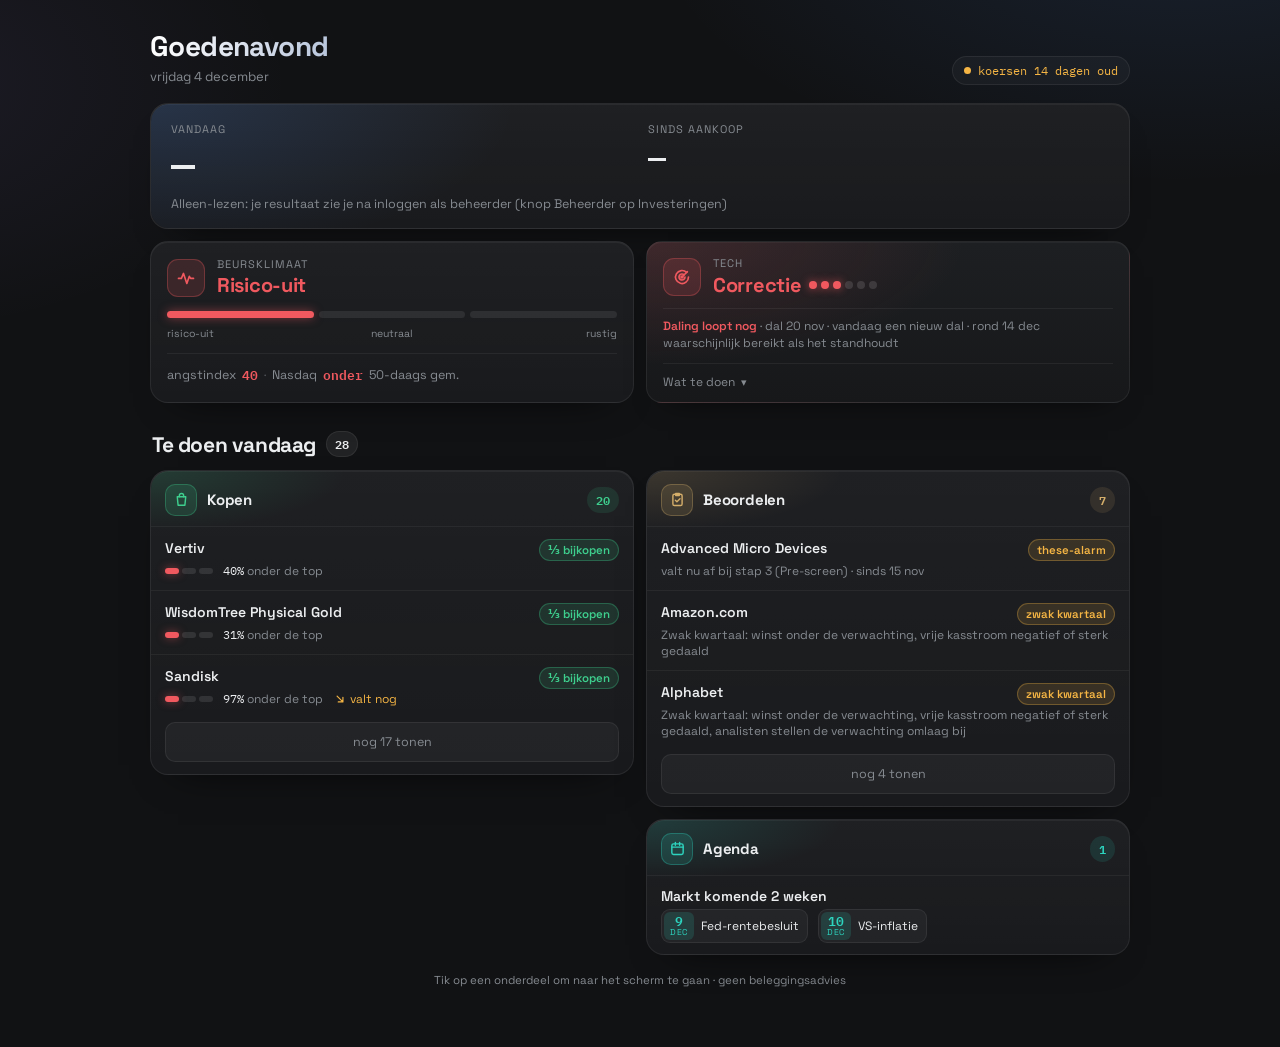
<file: vandaag.html>
<!DOCTYPE html>
<html lang="nl">
<head>
<meta charset="UTF-8">
<meta http-equiv="Content-Security-Policy" content="default-src 'self'; script-src 'self' 'sha256-IYA4GT30IGAgkO/HOpVWWtTjFVQqKEISeLWQcMi1D4M='; style-src 'self' 'unsafe-inline'; font-src 'self'; img-src 'self' data:; connect-src 'self' https://api.github.com; frame-src 'self'; object-src 'none'; base-uri 'none'; form-action 'none'">
<meta name="referrer" content="no-referrer">
<meta name="robots" content="noindex, nofollow">
<style id="af">html{display:none}</style>
<script src="antiframe.js"></script>
<link rel="stylesheet" href="fonts.css">
<link rel="preload" href="fonts/SpaceGrotesk-var.woff2" as="font" type="font/woff2" crossorigin>
<meta name="viewport" content="width=device-width, initial-scale=1.0">
<title>Vandaag</title>
<style>
  :root {
    color-scheme: dark; scrollbar-color: #353b46 transparent;     /* schuifbalk rustig grijs, zoals de andere pagina's (theme.css) */
    --ink: #111214; --panel: #1a1c1e; --panel-2: #202224; --line: #2a2c2f; --edge: rgba(255,255,255,.07);
    --muted: #868b91; --text: #eceef0; --up: #3ecf8e; --down: #f0595f;
    --warn: #f5b544; --accent: #4f8ff0; --violet: #a78bfa; --gold: #d4ae6a; --teal: #2dd4bf;
    --mono: 'IBM Plex Mono', ui-monospace, monospace;
  }
  * { box-sizing: border-box; margin: 0; padding: 0; }
  body {
    background:
      radial-gradient(900px 480px at 92% -10%, rgba(79,143,240,.13), transparent 60%),
      radial-gradient(700px 420px at -10% 8%, rgba(167,139,250,.08), transparent 60%),
      var(--ink);
    color: var(--text); font-family: 'Space Grotesk', system-ui, sans-serif; min-height: 100vh; padding: 28px 18px 60px;
  }
  .wrap { max-width: 980px; margin: 0 auto; }
  /* glas: lichte rand bovenaan, zachte schaduw */
  .glass { position: relative; border-radius: 18px; border: 1px solid var(--edge);
    background: linear-gradient(180deg, rgba(255,255,255,.035), rgba(255,255,255,.008)), #17181b;
    box-shadow: inset 0 1px 0 rgba(255,255,255,.05), 0 18px 40px -28px rgba(0,0,0,.95); }
  .rise { animation: rise .55s cubic-bezier(.2,.75,.25,1) both; animation-delay: calc(var(--i, 0) * 70ms); }
  @keyframes rise { from { opacity: 0; transform: translateY(10px); } }

  /* kop */
  header.top { display: flex; justify-content: space-between; align-items: flex-end; gap: 12px; margin-bottom: 18px; flex-wrap: wrap; }
  h1 { font-size: 28px; font-weight: 700; letter-spacing: -.6px;
       background: linear-gradient(90deg, #fff, #b9c6dc); -webkit-background-clip: text; background-clip: text; color: transparent; }
  .date { color: var(--muted); font-size: 13px; margin-top: 4px; }
  .live { display: inline-flex; align-items: center; gap: 7px; font-size: 12px; color: var(--muted); font-family: var(--mono);
          padding: 6px 11px; border-radius: 999px; border: 1px solid var(--edge); background: rgba(255,255,255,.03); }
  .live:empty { display: none; }
  .live i { width: 7px; height: 7px; border-radius: 50%; background: var(--up); box-shadow: 0 0 0 0 rgba(62,207,142,.6); animation: pulse 2.2s infinite; }
  .live.old { color: var(--warn); } .live.old i { background: var(--warn); animation: none; }
  @keyframes pulse { 70% { box-shadow: 0 0 0 7px rgba(62,207,142,0); } 100% { box-shadow: 0 0 0 0 rgba(62,207,142,0); } }

  /* portefeuille */
  .hero { padding: 18px 20px 16px; cursor: pointer; overflow: hidden; --glow: rgba(79,143,240,.18); }
  .hero.neg { --glow: rgba(240,89,95,.2); } .hero.pos { --glow: rgba(62,207,142,.2); }
  .hero::before { content: ''; position: absolute; inset: 0; border-radius: inherit; pointer-events: none;
    background: radial-gradient(520px 220px at 0% 0%, var(--glow), transparent 70%); }
  .h-row { position: relative; display: grid; grid-template-columns: 1fr 1fr; gap: 16px; }
  .k { font-size: 11px; text-transform: uppercase; letter-spacing: 1px; color: var(--muted); }
  .big { font-family: var(--mono); font-size: 40px; font-weight: 600; letter-spacing: -1.5px; line-height: 1.05; margin-top: 6px; }
  .big.sm { font-size: 30px; letter-spacing: -1px; }
  .heat { position: relative; display: flex; flex-wrap: wrap; gap: 4px; margin-top: 16px; }
  /* blokjes schalen mee zodat ze op één rij passen (bij heel veel posities lopen ze door op een tweede rij) */
  .heat i { flex: 1 1 8px; min-width: 8px; max-width: 16px; aspect-ratio: 1; border-radius: 28%; background: var(--c); box-shadow: inset 0 0 0 1px rgba(255,255,255,.06); }
  .h-foot { position: relative; display: flex; flex-wrap: wrap; gap: 6px 16px; margin-top: 12px; font-size: 12.5px; color: var(--muted); }
  .h-foot b { color: var(--text); font-weight: 600; font-family: var(--mono); }
  .h-foot .u b { color: var(--up); } .h-foot .d b { color: var(--down); }

  /* beursklimaat en techradar naast elkaar */
  .duo { display: grid; grid-template-columns: 1fr 1fr; gap: 12px; margin-top: 12px; align-items: stretch; }
  .duo > :only-child, .duo.solo > #clim { grid-column: 1 / -1; }
  #techwarn:empty { display: none; }
  .clim { padding: 14px 16px; cursor: pointer; display: grid; grid-template-columns: auto minmax(0, 1fr); gap: 10px 12px; align-items: center; height: 100%; }
  .ico { width: 38px; height: 38px; border-radius: 11px; display: grid; place-items: center; color: var(--tone, var(--accent));
         background: color-mix(in srgb, var(--tone, var(--accent)) 14%, transparent); box-shadow: inset 0 0 0 1px color-mix(in srgb, var(--tone, var(--accent)) 30%, transparent); }
  .ico svg { width: 20px; height: 20px; }
  .clim .v { font-size: 20px; font-weight: 700; letter-spacing: -.3px; color: var(--tone, var(--text)); margin-top: 1px; }
  .meter { grid-column: 1 / -1; display: grid; grid-template-columns: repeat(3, 1fr); gap: 5px; }
  .meter i { height: 7px; border-radius: 4px; background: rgba(255,255,255,.08); }
  .meter i.on.r { background: var(--down); box-shadow: 0 0 10px rgba(240,89,95,.5); }
  .meter i.on.n { background: var(--warn); box-shadow: 0 0 10px rgba(245,181,68,.45); }
  .meter i.on.g { background: var(--up); box-shadow: 0 0 10px rgba(62,207,142,.45); }
  .meter-l { grid-column: 1 / -1; display: grid; grid-template-columns: repeat(3, 1fr); font-size: 10.5px; color: var(--muted); margin-top: -4px; }
  .meter-l span:nth-child(2) { text-align: center; } .meter-l span:nth-child(3) { text-align: right; }
  .wk { grid-column: 1 / -1; font-size: 12.5px; color: var(--muted); border-top: 1px solid rgba(255,255,255,.06); padding-top: 10px; display: flex; align-items: center; gap: 6px; }
  .wk b { font-family: var(--mono); font-weight: 600; }
  .wk .sep { opacity: .5; }

  /* te doen */
  .todo-h { display: flex; align-items: center; gap: 10px; margin: 28px 2px 12px; }
  .todo-h h2 { font-size: 21px; font-weight: 700; letter-spacing: -.4px; }
  .cnt { font-family: var(--mono); font-size: 12px; font-weight: 600; padding: 3px 9px; border-radius: 999px; color: var(--text);
         background: rgba(255,255,255,.07); box-shadow: inset 0 0 0 1px var(--edge); }
  .grid { columns: 2 340px; column-gap: 12px; }
  .grp { break-inside: avoid; margin-bottom: 12px; overflow: hidden; --tone: var(--accent); }
  .grp::before { content: ''; position: absolute; left: 0; right: 0; top: 0; height: 80px; pointer-events: none; border-radius: 18px 18px 0 0;
    background: radial-gradient(260px 80px at 0% 0%, color-mix(in srgb, var(--tone) 16%, transparent), transparent 75%); }
  .g-kopen { --tone: var(--up); } .g-winst { --tone: var(--warn); } .g-beoordelen { --tone: var(--gold); }
  .g-radar { --tone: var(--accent); } .g-opgevolgd { --tone: var(--violet); } .g-agenda { --tone: var(--teal); } .g-risico { --tone: var(--down); }
  .grp-h { position: relative; display: flex; align-items: center; gap: 10px; padding: 13px 14px 10px; }
  .grp-h .ico { width: 32px; height: 32px; border-radius: 10px; } .grp-h .ico svg { width: 17px; height: 17px; }
  .grp-h b { font-size: 15px; font-weight: 700; letter-spacing: -.2px; }
  .grp-h .cnt { margin-left: auto; color: var(--tone); background: color-mix(in srgb, var(--tone) 12%, transparent); box-shadow: none; }
  .row { position: relative; display: grid; grid-template-columns: minmax(0, 1fr) auto; gap: 6px 12px; align-items: center; padding: 11px 14px;
         border-top: 1px solid rgba(255,255,255,.05); cursor: pointer; transition: background .15s; }
  @media (hover: hover) { .row:hover { background: rgba(255,255,255,.035); } }
  .r-t { font-size: 14px; font-weight: 600; min-width: 0; overflow: hidden; text-overflow: ellipsis; white-space: nowrap; }
  .r-x { grid-column: 1 / -1; display: flex; flex-wrap: wrap; align-items: center; gap: 6px 10px; font-size: 12px; color: var(--muted); margin-top: -2px; }
  .r-x .m { font-family: var(--mono); color: var(--text); }
  .pill { font-size: 11.5px; font-weight: 600; padding: 4px 9px; border-radius: 999px; white-space: nowrap; color: var(--pc, var(--tone));
          background: color-mix(in srgb, var(--pc, var(--tone)) 13%, transparent); box-shadow: inset 0 0 0 1px color-mix(in srgb, var(--pc, var(--tone)) 30%, transparent); }
  .pill.red { --pc: var(--down); } .pill.green { --pc: var(--up); } .pill.amber { --pc: var(--warn); } .pill.blue { --pc: var(--accent); } .pill.grey { --pc: var(--muted); }
  .bar { width: 76px; height: 6px; border-radius: 3px; background: rgba(255,255,255,.08); overflow: hidden; }
  .bar i { display: block; height: 100%; border-radius: 3px; background: linear-gradient(90deg, color-mix(in srgb, var(--up) 55%, transparent), var(--up)); }
  .trend { display: inline-flex; align-items: center; gap: 3px; } .trend svg { width: 14px; height: 14px; }
  .trend.up { color: var(--up); } .trend.down { color: var(--warn); }
  .steps { display: inline-flex; gap: 3px; } .steps i { width: 14px; height: 6px; border-radius: 3px; background: rgba(255,255,255,.1); }
  .steps i.on { background: var(--warn); box-shadow: 0 0 8px rgba(245,181,68,.45); }
  /* kooptrap: gekochte treden groen, de trede van nu rood */
  .steps.buy i.on { background: var(--up); box-shadow: 0 0 8px rgba(62,207,142,.4); }
  .steps.buy i.now { background: var(--down); box-shadow: 0 0 8px rgba(240,89,95,.5); }
  .chip { font-size: 11.5px; color: var(--text); padding: 3px 8px; border-radius: 7px; background: rgba(255,255,255,.05); box-shadow: inset 0 0 0 1px var(--edge); white-space: nowrap; }
  .chip.rest { color: var(--muted); }
  .cal { display: inline-flex; align-items: center; gap: 7px; padding: 3px 9px 3px 3px; border-radius: 9px; background: rgba(255,255,255,.04); box-shadow: inset 0 0 0 1px var(--edge); }
  .cal .d { display: grid; place-items: center; width: 30px; border-radius: 6px; background: color-mix(in srgb, var(--teal) 15%, transparent); color: var(--teal); line-height: 1.05; padding: 3px 0; }
  .cal .d b { font-family: var(--mono); font-size: 13px; } .cal .d small { font-size: 8.5px; text-transform: uppercase; letter-spacing: .5px; }
  .cal span { font-size: 12px; color: var(--text); white-space: nowrap; }
  .more { display: block; width: calc(100% - 28px); margin: 4px 14px 12px; text-align: center; background: rgba(255,255,255,.04); border: 0; border-radius: 10px;
          color: var(--muted); font: inherit; font-size: 12.5px; padding: 9px 12px; min-height: 40px; cursor: pointer; box-shadow: inset 0 0 0 1px var(--edge); }
  .more:hover { color: var(--text); background: rgba(255,255,255,.07); }
  .none { padding: 30px 18px; text-align: center; }
  .none .ok { width: 56px; height: 56px; margin: 0 auto 12px; border-radius: 50%; display: grid; place-items: center; color: var(--up);
              background: radial-gradient(circle, rgba(62,207,142,.25), rgba(62,207,142,.06) 70%); box-shadow: 0 0 30px rgba(62,207,142,.25); }
  .none .ok svg { width: 26px; height: 26px; }
  .none b { display: block; font-size: 16px; } .none span { font-size: 12.5px; color: var(--muted); }
  .row:focus-visible, .hero:focus-visible, .clim:focus-visible, .more:focus-visible { outline: 2px solid var(--accent); outline-offset: -2px; }
  .foot { font-size: 11.5px; color: var(--muted); margin-top: 18px; text-align: center; }
  .c-up { color: var(--up); } .c-down { color: var(--down); } .c-warn { color: var(--warn); }
  @media (prefers-reduced-motion: reduce) { .rise, .live i { animation: none; } }
  @media (max-width: 640px) {
    body { padding: 18px 12px 40px; }
    h1 { font-size: 23px; }
    .hero { padding: 16px 16px 14px; }
    .big { font-size: 32px; } .big.sm { font-size: 24px; }
    .heat { gap: 3px; }
    .duo { grid-template-columns: 1fr; }
    .r-t { white-space: normal; display: -webkit-box; -webkit-line-clamp: 2; -webkit-box-orient: vertical; line-height: 1.3; }
  }
</style>
</head>
<body>
<div class="wrap">
  <header class="top">
    <div><h1 id="hello">Vandaag</h1><div class="date" id="date"></div></div>
    <span class="live" id="live"></span>
  </header>
  <div id="hero"></div>
  <div class="duo" id="duo"><div id="clim"></div><div id="techwarn"></div></div>
  <div class="todo-h"><h2>Te doen vandaag</h2><span class="cnt" id="todoCount" hidden></span></div>
  <div id="todo"><div class="glass none"><span>Laden…</span></div></div>
  <p class="foot">Tik op een onderdeel om naar het scherm te gaan · geen beleggingsadvies</p>
</div>

<script src="vault.js"></script>
<script src="shared.js"></script>
<script src="steps.js"></script>
<script src="techwarn.js"></script>
<script>
const $ = id => document.getElementById(id);
const esc = v => String(v ?? '').replace(/[&<>"']/g, c => ({ '&': '&amp;', '<': '&lt;', '>': '&gt;', '"': '&quot;', "'": '&#39;' }[c]));
const nf = (v, d = 1) => v == null || v === '' || !isFinite(+v) ? '—' : (+v).toLocaleString('nl-NL', { minimumFractionDigits: d, maximumFractionDigits: d });
const pct = (v, d = 1) => v == null || !isFinite(v) ? '—' : (v > 0 ? '+' : '') + nf(v, d) + '%';
const cls = v => v == null ? '' : v > 0 ? 'c-up' : v < 0 ? 'c-down' : '';
const eur0 = v => new Intl.NumberFormat('nl-NL', { style: 'currency', currency: 'EUR', maximumFractionDigits: 0 }).format(v);

// Naar een ander scherm van het dashboard (de pagina staat in een iframe van index.html)
function go(hash) {
  try { if (window.top !== window) { window.top.location.hash = hash; return; } } catch (e) {}
  location.href = 'index.html#' + hash;
}

async function getJSON(u) {
  try { const r = await fetch(u, { cache: 'no-cache' }); return r.ok ? await r.json() : null; } catch (e) { return null; }
}

// Posities en state: zelfde bron als alle andere pagina's (shared.js)
const loadPositions = Shared.positions;

function newCutoff() {
  const c = new Date(Date.now() - 24 * 3600 * 1000);
  while (c.getDay() === 0 || c.getDay() === 6) c.setDate(c.getDate() - 1);
  return c;
}
function ageTxt(iso) {
  if (!iso) return { t: 'onbekend', min: Infinity };
  const m = (Date.now() - new Date(iso).getTime()) / 60000;
  return { t: m < 60 ? Math.round(m) + ' min' : m < 48 * 60 ? Math.round(m / 60) + ' uur' : Math.round(m / 1440) + ' dagen', min: m };
}
// Bedrijfsnaam zonder rechtsvorm: 'Advanced Micro Devices, Inc.' → 'Advanced Micro Devices'
const LEGAL = /[,\s]+(inc\.?|incorporated|corp\.?|corporation|co\.?|company|n\.?v\.?|s\.?a\.?|se|ag|plc|ltd\.?|limited|holdings?|group)$/i;
function short(n) { let s = String(n || '').trim(); for (let i = 0; i < 3 && LEGAL.test(s); i++) s = s.replace(LEGAL, '').trim(); return s || String(n || ''); }
const dParts = iso => { const d = new Date(String(iso).slice(0, 10) + 'T12:00:00'); return { d: d.getDate(), m: d.toLocaleDateString('nl-NL', { month: 'short' }).replace('.', '') }; };

// Pictogrammen (lijntekeningen, kleur volgt de groep)
const svg = p => `<svg viewBox="0 0 24 24" fill="none" stroke="currentColor" stroke-width="2" stroke-linecap="round" stroke-linejoin="round" aria-hidden="true">${p}</svg>`;
const ICON = {
  kopen: svg('<path d="M6 8h12l-1.2 12H7.2z"/><path d="M9 8V6.5a3 3 0 0 1 6 0V8"/>'),
  winst: svg('<ellipse cx="12" cy="6.5" rx="6.5" ry="2.8"/><path d="M5.5 6.5v5c0 1.5 2.9 2.8 6.5 2.8s6.5-1.3 6.5-2.8v-5"/><path d="M5.5 11.5v5c0 1.5 2.9 2.8 6.5 2.8s6.5-1.3 6.5-2.8v-5"/>'),
  beoordelen: svg('<rect x="5.5" y="4.5" width="13" height="16" rx="2.2"/><path d="M9.5 3.5h5v3h-5z"/><path d="m9 13 2.2 2.2L15.5 11"/>'),
  radar: svg('<path d="M12 12 18.4 5.6"/><path d="M19.8 12a7.8 7.8 0 1 1-2.3-5.5"/><path d="M15.6 12a3.6 3.6 0 1 1-1-2.5"/>'),
  opgevolgd: svg('<circle cx="12" cy="12" r="8"/><circle cx="12" cy="12" r="4"/><circle cx="12" cy="12" r="1" fill="currentColor"/>'),
  agenda: svg('<rect x="4" y="5.5" width="16" height="15" rx="2.5"/><path d="M4 10h16M9 3.5v4M15 3.5v4"/>'),
  risico: svg('<path d="M12 3.5 20 7v5.5c0 4.2-3.4 7.4-8 8.5-4.6-1.1-8-4.3-8-8.5V7z"/><path d="M12 8.5v4.5M12 16.2v.3"/>'),
  klimaat: svg('<path d="M3 12.5h3.5l2.5-6 4 12 3-8.5 1.5 2.5H21"/>'),
  ok: svg('<path d="m5 12.5 4.5 4.5L19 7.5"/>')
};
const ARROW = { up: svg('<path d="M7 17 17 7M9 7h8v8"/>'), down: svg('<path d="M7 7l10 10M17 9v8H9"/>') };

// Te doen: per groep een kaart met hooguit 3 regels; de rest klap je hier open (blijft open bij verversen)
const GROUPS = [['Kopen', 'kopen'], ['Winst nemen', 'winst'], ['Risico', 'risico'], ['Beoordelen', 'beoordelen'], ['Radar', 'radar'], ['Opgevolgd', 'opgevolgd'], ['Agenda', 'agenda']];
const SHOW = 3;
const opened = new Set();
let twOpen = false, todo = [], first = true;

// Eén regel per soort: liever een balkje, stippen of tegels dan een zin
const chips = (xs, n = 3) => xs.slice(0, n).map(x => `<span class="chip">${esc(x)}</span>`).join('') + (xs.length > n ? `<span class="chip rest">+${xs.length - n}</span>` : '');
function rowHTML(t) {
  let x = '', v = '';
  if (t.kind === 'koop') {
    x = `<span class="steps buy" title="kooptrap: trede ${t.step} van 3, een derde kopen" aria-hidden="true">${[1, 2, 3].map(i => `<i class="${i <= t.done ? 'on' : i === t.step ? 'now' : ''}"></i>`).join('')}</span>`
      + `<span><span class="m">${nf(t.drop, 0)}%</span> onder de top</span>`
      + (t.falling ? `<span class="trend down" title="deze week een nieuwe bodem en onder het 50-daags gemiddelde">${ARROW.down}valt nog</span>`
        : t.trend == null ? '' : `<span class="trend ${t.trend ? 'up' : 'down'}" title="${t.trend ? 'boven' : 'onder'} het 200-daags gemiddelde">${ARROW[t.trend ? 'up' : 'down']}${t.trend ? 'stijgende' : 'dalende'} trend</span>`);
    v = `<span class="pill ${t.watch ? 'blue' : 'green'}">⅓ ${t.watch ? 'kopen' : 'bijkopen'}</span>`;
  } else if (t.kind === 'winst') {
    const n = ((t.step - 1) % 3) + 1;
    x = `<span class="steps" title="trede ${t.step}: ${t.sellPct}% verkopen" aria-hidden="true">${[1, 2, 3].map(i => `<i${i <= n ? ' class="on"' : ''}></i>`).join('')}</span>`
      + `<span><span class="m">+${t.target}%</span> ${t.heropend ? 'opnieuw bereikt' : 'bereikt'}</span><span>winst <span class="m ${cls(t.pl)}">${pct(t.pl, 0)}</span></span>`;
    v = `<span class="pill amber">${t.sellPct}% verkopen</span>`;
  } else if (t.kind === 'chips') {
    x = chips(t.items);
    v = t.pill ? `<span class="pill ${t.pillCls || ''}">${esc(t.pill)}</span>` : '';
  } else if (t.kind === 'cal') {
    x = t.items.slice(0, 5).map(e => `<span class="cal"><span class="d"><b>${e.d}</b><small>${esc(e.m)}</small></span><span>${esc(e.n)}</span></span>`).join('');
  } else {
    x = t.sub ? `<span>${esc(t.sub)}</span>` : '';
    v = t.pill ? `<span class="pill ${t.pillCls || ''}">${esc(t.pill)}</span>` : '';
  }
  return `<div class="row" role="button" tabindex="0" data-go="${esc(t.go)}"><div class="r-t">${esc(t.title)}</div><div>${v}</div>${x ? `<div class="r-x">${x}</div>` : ''}</div>`;
}
function drawTodo() {
  const c = $('todoCount');
  c.hidden = !todo.length; c.textContent = todo.length;
  $('todo').className = todo.length ? 'grid' : '';
  let i = 2;
  $('todo').innerHTML = todo.length ? GROUPS.map(([g, key]) => {
    const xs = todo.filter(t => t.g === g).sort((a, b) => a.prio - b.prio || (a.ord || 0) - (b.ord || 0));
    if (!xs.length) return '';
    const all = opened.has(g) || xs.length <= SHOW + 1;             // één verborgen regel tonen we gewoon
    return `<section class="glass grp g-${key}${first ? ' rise' : ''}" style="--i:${i++}"><div class="grp-h"><span class="ico">${ICON[key]}</span><b>${esc(g)}</b><span class="cnt">${xs.length}</span></div>
      ${(all ? xs : xs.slice(0, SHOW)).map(rowHTML).join('')}
      ${xs.length > SHOW + 1 ? `<button type="button" class="more" data-grp="${esc(g)}">${opened.has(g) ? 'minder tonen' : `nog ${xs.length - SHOW} tonen`}</button>` : ''}</section>`;
  }).join('') : `<div class="glass none${first ? ' rise' : ''}"><div class="ok">${ICON.ok}</div><b>Niets te doen vandaag</b><span>Geen signalen, winstnemingen of beoordelingen.</span></div>`;
}

async function render() {
  const [data, sig, scr, pos, trades, tech, these, agenda, bodem] = await Promise.all([getJSON('data.json'), getJSON('signals.json'), getJSON('screener.json'), loadPositions(), Shared.loadTrades(), getJSON('tech.json'), Shared.loadThese(), getJSON('marktagenda.json'), getJSON('bodem.json')]);
  // de Top 250-radar (1,2 MB) alleen als je een Top 250-advies opvolgt: daar komt dan de actuele koers vandaan
  const sigTop = (trades || []).some(t => t && !t.deleted && t.status === 'open' && t.set === 'top250') ? await getJSON('signals_top250.json') : null;
  const idx = Shared.stockIndex(scr, sig, data);
  const quotes = (data && data.quotes) || {};
  const q = t => quotes[(t || '').toUpperCase()];
  const now = new Date();
  const h = now.getHours();
  $('hello').textContent = (h < 12 ? 'Goedemorgen' : h < 18 ? 'Goedemiddag' : 'Goedenavond') + (Shared.isAdmin() ? ', Maurits' : '');   // je naam alleen voor jou
  $('date').textContent = now.toLocaleDateString('nl-NL', { weekday: 'long', day: 'numeric', month: 'long' });
  // Versheid: een pulserende stip; oranje als iets een halve dag achterloopt
  const fresh = ageTxt(data && data.updated);
  const old = [['koersen', data && data.updated], ['radar', sig && sig.generated], ['kansen', scr && scr.updated]]
    .map(([k, iso]) => [k, ageTxt(iso)]).filter(([, a]) => a.min > 12 * 60).map(([k, a]) => a.min === Infinity ? `${k} ontbreekt` : `${k} ${a.t} oud`);
  $('live').className = 'live' + (old.length ? ' old' : '');
  $('live').title = old.length ? old.join(', ') : 'Laatst bijgewerkt';
  $('live').innerHTML = `<i></i>${old.length ? esc(old[0]) : `${esc(fresh.t)} geleden`}`;

  // Posities met koers
  const held = pos.filter(p => !p.watch && p.cost != null).map(p => ({ p, q: q(p.ticker) })).filter(x => x.q && x.q.price);
  const val = x => x.q.price * (x.p.qty || 1);
  const totV = held.reduce((a, x) => a + val(x), 0);
  const dayOf = x => x.q.prevClose ? (x.q.price / x.q.prevClose - 1) * 100 : 0;
  const dayPct = totV ? held.reduce((a, x) => a + val(x) * dayOf(x), 0) / totV : null;
  const costSum = held.reduce((a, x) => a + x.p.cost * (x.p.qty || 1), 0);
  const plPct = costSum ? (held.reduce((a, x) => a + (x.q.price - x.p.cost) * (x.p.qty || 1), 0) / costSum) * 100 : null;
  const upN = held.filter(x => dayOf(x) > 0).length, downN = held.filter(x => dayOf(x) < 0).length;
  // Risico (shared.js, zelfde cijfers als Investeringen): slechte maand, grootste groep die samen beweegt, oververhit
  const usd = ((sig && sig.world && sig.world.factors) || []).find(f => f.key === 'dollar');
  const RV = Shared.riskView(held.map(x => ({ id: x.p.id, name: short(x.q.name || x.p.ticker), q: x.q, qty: x.p.qty, rate: Shared.toEur(x.q, usd && usd.last) })));
  const nm = x => short(x.q.name || x.p.ticker);
  // Stresstest (shared.js, zelfde cijfers als Investeringen): wat doet je portefeuille als de Nasdaq-100 20% zakt
  const stressOf = {};
  ((sig && sig.items) || []).forEach(i => { if (i.stress) stressOf[String(i.symbol).toUpperCase()] = i.stress; });
  const ST = Shared.stressTest(held.map(x => ({ id: x.p.id, name: nm(x), q: x.q, qty: x.p.qty, rate: Shared.toEur(x.q, usd && usd.last),
    st: stressOf[x.p.ticker.toUpperCase()] })), sig && sig.world && sig.world.correctie);
  const n20 = ST && ST.scen.find(r => r.f === 'ndx' && r.pct === -20);

  // Portefeuille: vandaag en sinds aankoop groot, daaronder één blokje per positie in de kleur van de dag
  const heatC = d => d > 0 ? `rgba(62,207,142,${(0.25 + 0.75 * Math.min(1, d / 4)).toFixed(2)})` : d < 0 ? `rgba(240,89,95,${(0.25 + 0.75 * Math.min(1, -d / 4)).toFixed(2)})` : 'rgba(255,255,255,.12)';
  const heat = held.slice().sort((a, b) => dayOf(b) - dayOf(a)).map(x => `<i style="--c:${heatC(dayOf(x))}" title="${esc(nm(x))} ${esc(pct(dayOf(x)))}"></i>`).join('');
  $('hero').innerHTML = `<section class="glass hero ${dayPct > 0 ? 'pos' : dayPct < 0 ? 'neg' : ''}${first ? ' rise' : ''}" style="--i:0" role="button" tabindex="0" data-go="investeringen">
      <div class="h-row"><div><div class="k">Vandaag</div><div class="big ${cls(dayPct)}">${pct(dayPct, 2)}</div></div>
        <div><div class="k">Sinds aankoop</div><div class="big sm ${cls(plPct)}">${pct(plPct)}</div></div></div>
      ${held.length ? `<div class="heat" role="img" aria-label="Per positie vandaag: ${upN} omhoog, ${downN} omlaag">${heat}</div>
      <div class="h-foot"><span class="u"><b>${upN}</b> omhoog</span><span class="d"><b>${downN}</b> omlaag</span><span><b>${held.length}</b> posities</span>${RV ? `<span title="Zoveel kan je portefeuille zakken in een slechte maand (1 op 20), uit de beweeglijkheid en hoe sterk je posities samen bewegen">slechte maand <b>−${Math.round(RV.bad)}%</b>${RV.badEur != null ? ` <b>−${esc(eur0(RV.badEur))}</b>` : ''}</span>` : ''}${n20 ? `<span data-stress title="Schatting: wat je portefeuille doet als de Nasdaq-100 20% zakt, uit hoe sterk elke positie het afgelopen jaar meebewoog. Meer bij Investeringen, Portefeuillecheck.">Nasdaq −20% <b>${n20.loss > 0 ? '+' : '−'}${Math.round(Math.abs(n20.loss))}%</b></span>` : ''}</div>`
        : '<div class="h-foot">Alleen-lezen: je resultaat zie je na inloggen als beheerder (knop Beheerder op Investeringen)</div>'}
    </section>`;

  // Beursklimaat vandaag (meter: risico-uit · neutraal · rustig; zelfde regels als de Patroonradar) en waar het op
  // rust: angstindex en Nasdaq tegen zijn 50-daags gemiddelde. Geen 'deze week verwacht' meer: die voorspelde de hele
  // chipdaling van okt-nov 2026 een stijging (de Patroonradar geeft alleen koopsignalen, dus wijst bijna altijd omhoog).
  const reg = (sig && sig.world && sig.world.regime) || {};
  const REG = { off: ['var(--down)', 'Risico-uit', 'r'], neutral: ['var(--warn)', 'Neutraal', 'n'], calm: ['var(--up)', 'Rustig & stijgend', 'g'] }[reg.state] || ['var(--muted)', '—', ''];
  const horizon = (sig && sig.config && sig.config.horizon) || 10;
  const fac = k => ((sig && sig.world && sig.world.factors) || []).find(f => f.key === k);
  const vix = fac('vix'), ndq = fac('nasdaq');
  $('clim').innerHTML = `<section class="glass clim${first ? ' rise' : ''}" style="--i:1;--tone:${REG[0]}" role="button" tabindex="0" data-go="patroonradar">
      <span class="ico">${ICON.klimaat}</span><div><div class="k">Beursklimaat</div><div class="v">${esc(REG[1])}</div></div>
      <div class="meter" role="img" aria-label="Beursklimaat: ${esc(REG[1])}"><i class="r${REG[2] === 'r' ? ' on' : ''}"></i><i class="n${REG[2] === 'n' ? ' on' : ''}"></i><i class="g${REG[2] === 'g' ? ' on' : ''}"></i></div>
      <div class="meter-l"><span>risico-uit</span><span>neutraal</span><span>rustig</span></div>
      <div class="wk">${vix && vix.last != null ? `angstindex <b class="${vix.last >= 25 ? 'c-down' : vix.last < 18 ? 'c-up' : ''}">${nf(vix.last, 0)}</b>` : ''}${vix && ndq ? '<span class="sep">·</span>' : ''}${ndq ? `Nasdaq <b class="${ndq.trend === 'up' ? 'c-up' : 'c-down'}">${ndq.trend === 'up' ? 'boven' : 'onder'}</b> 50-daags gem.` : ''}${vix || ndq ? '' : '—'}</div>
    </section>`;

  // Techradar: kaart met niveau, signalen en je deel in tech; uitleg en tips pas na 'Wat te doen'
  if (typeof TechWarn !== 'undefined') {
    TechWarn.css();
    const exposure = Shared.techExposure(held.map(x => ({ p: x.p, value: val(x) })), idx.find);
    $('techwarn').innerHTML = tech ? TechWarn.banner(tech, exposure, { compact: true, open: twOpen, bodem }) : '';
    const d = $('techwarn').querySelector('details');
    if (d) {
      if (first) { d.classList.add('rise'); d.style.setProperty('--i', 1); }
      d.addEventListener('toggle', () => { twOpen = d.open; });
    }
  }
  $('duo').classList.toggle('solo', !$('techwarn').innerHTML.trim());

  // ── Te doen
  todo = [];
  // 1. Kooptrap (incl. watchlist): een trede bereikt en nog niet gekocht; wat nog valt of in een dalende trend zit achteraan
  pos.forEach(p => {
    const qq = q(p.ticker), L = Shared.buyLadder(p, qq, p.buys);
    if (!L || !L.alert) return;
    const trend = qq.sma200 ? qq.price > qq.sma200 : null;
    todo.push({ g: 'Kopen', kind: 'koop', title: short(qq.name || p.ticker), drop: L.drop, step: L.next, done: L.done, falling: L.falling,
      trend, watch: !!p.watch, go: 'investeringen', prio: L.falling || trend === false ? 2 : 1, ord: -L.drop });
  });
  // 2. Winstnemingstrap (zelfde regel als de knop "Realiseer" op het tabblad Investeringen)
  held.forEach(x => {
    const pl = (x.q.price / x.p.cost - 1) * 100;
    const s = Shared.sellStatus(x.p.sells, pl, x.q.price, x.q.wk);
    if (!s.canRealise) return;
    todo.push({ g: 'Winst nemen', kind: 'winst', title: nm(x), step: s.nextStep, target: s.nextTargetPct, sellPct: s.nextSellPct,
      heropend: s.isHeropend, pl, go: 'investeringen', prio: 1, ord: -pl });
  });
  // Oververhit: zeer beweeglijk en 50%+ boven het 200-daags gemiddelde (geen voorspelling: een deel verkopen verlaagt je risico)
  (RV ? RV.hot : []).forEach(h => todo.push({ g: 'Winst nemen', title: h.name, sub: `+${nf(h.ext, 0)}% boven 200-daags gemiddelde`,
    pill: 'deel verkopen', pillCls: 'amber', go: 'investeringen', prio: 2, ord: -h.ext }));
  if (RV && RV.warn) todo.push({ g: 'Risico', kind: 'chips', title: `${Math.round(RV.group.share)}% beweegt samen`, items: RV.group.names,
    pill: `max ${RV.max}%`, pillCls: 'red', go: 'investeringen', prio: 1 });
  // Oude verkopen zonder vastgelegde verkoopkoers: zonder koers kan die trede niet weer opengaan na een daling van 25%
  const noPrice = held.filter(x => (x.p.sells || []).some(v => v && !(v.price > 0)));
  if (noPrice.length) todo.push({ g: 'Winst nemen', kind: 'chips', title: 'Verkoopkoers invullen', items: noPrice.map(nm),
    pill: 'invullen', pillCls: 'amber', go: 'investeringen', prio: 3 });
  // 3. Beoordeling (12 stappen): these-alarm en these herzien per aandeel (these.json, zelfde regels als Beoordeling via
  //    shared.js). Kwartaalcijfers worden automatisch beoordeeld: alleen een zwak kwartaal komt hier als melding.
  const stocks = pos.filter(p => !p.watch && p.section === 'Stocks');
  const today = new Date().toISOString().slice(0, 10);
  stocks.forEach(p => {
    const it = idx.find(p.ticker), v = Steps.verdict(it), name = short((it && it.name) || p.label || p.ticker);
    const al = Shared.theseAlerts(it, (these && it && these.stocks[it.sym]) || null, p.review, today);
    const alarm = al.filter(a => a.kind === 'drop' || a.kind === 'newfail' || a.kind === 'kw');
    if (alarm.length) todo.push({ g: 'Beoordelen', title: name, sub: alarm.map(a => a.text).join(' · '),
      pill: alarm.every(a => a.kind === 'kw') ? 'zwak kwartaal' : 'these-alarm', pillCls: alarm[0].sev >= 3 ? 'red' : 'amber', go: 'beoordeling', prio: 0 });
    if (v.cls === 'v-bad') {                     // de reden uit het oordeel (Beoordeling), kort: scorecard onder 75 of de harde afvaller
      const why = v.text.split('. ')[0], sc = /^Scorecard ([\d,.]+): onder 75/.exec(why);
      todo.push({ g: 'Beoordelen', title: name, sub: sc ? `scorecard ${sc[1]} van 125 · onder 75` : why.replace(/^Valt/, 'valt'),
        pill: 'herzien', pillCls: 'red', go: 'beoordeling', prio: 2 });
    }
  });
  // 4. Nieuwe radaradviezen (afgelopen handelsdag)
  const cut = newCutoff();
  ((sig && sig.history) || []).filter(e => e.dir === 'up' && !e.end && !e.bootstrap && e.start && new Date(e.start) >= cut).forEach(e => {
    todo.push({ g: 'Radar', title: short(e.name || e.symbol), sub: `nieuw koopadvies · ${horizon} dagen`, pill: pct(e.projected_pct), pillCls: 'blue', go: 'patroonradar', prio: 1 });
  });
  // 5. Opgevolgde adviezen
  (trades || []).filter(t => t && !t.deleted && t.status === 'open').forEach(t => {
    const it = ((sig && sig.items) || []).concat((sigTop && sigTop.items) || []).find(i => i.symbol === t.symbol);
    const px = it && it.price, res = px && t.price ? (t.dir === 'up' ? px / t.price - 1 : 1 - px / t.price) * 100 : null;
    todo.push({ g: 'Opgevolgd', title: short(t.name || t.symbol), sub: `${t.dir === 'up' ? 'koopadvies' : 'verkoopadvies'}${t.plan && t.plan.target ? ' · doel ' + nf(t.plan.target, 2) : ''}`,
      pill: pct(res), pillCls: res == null ? 'grey' : res >= 0 ? 'green' : 'red', go: (t.set === 'top250' ? 'top250-radar' : 'patroonradar'), prio: 3 });
  });
  // 6. Markt in de komende 14 dagen: Fed-besluiten, Amerikaanse inflatie en verkiezingen (marktagenda.json) en de cijfers
  //    van Nvidia, de graadmeter voor de hele AI-sector. Geen voorspelling van de richting: wel een moment waarop het hard kan gaan.
  const d0 = new Date(), base = Date.UTC(d0.getFullYear(), d0.getMonth(), d0.getDate());
  const dayN = iso => Math.round((Date.parse(String(iso).slice(0, 10) + 'T00:00:00Z') - base) / 864e5);
  const mkt = ((agenda && agenda.events) || []).filter(e => e && /^\d{4}-\d{2}-\d{2}$/.test(e.date)).map(e => ({ n: e.title, date: e.date }));
  const nv = ((sig && sig.items) || []).find(it => it.pattern_symbol === 'NVDA' || it.symbol === 'NVDA');
  const nvDate = (nv && nv.context && nv.context.earnings && nv.context.earnings.date)
    || (((scr && scr.refs) || []).concat((scr && scr.items) || []).find(r => r && r.sym === 'NVDA') || {}).earnings;
  if (nvDate) mkt.push({ n: 'Nvidia-cijfers', date: nvDate, nvda: true });
  const nextMkt = mkt.map(e => ({ ...e, days: dayN(e.date) })).filter(e => e.days >= 0 && e.days <= 14).sort((a, b) => a.days - b.days);
  if (nextMkt.length) todo.push({ g: 'Agenda', kind: 'cal', title: 'Markt komende 2 weken', items: nextMkt.map(e => ({ ...e, ...dParts(e.date) })),
    go: 'patroonradar', prio: 4, ord: -1 });
  const nvInMkt = nextMkt.some(e => e.nvda);
  // 7. Kwartaalcijfers binnen 7 dagen: één regel met datumtegels, de eerstvolgende voorop (Nvidia staat dan al bij de markt)
  const soon = [];
  ((sig && sig.items) || []).forEach(it => {
    const e = it.context && it.context.earnings;
    if (nvInMkt && (it.pattern_symbol === 'NVDA' || it.symbol === 'NVDA')) return;
    if (e && e.days != null && e.days >= 0 && e.days <= 7) {
      const dt = dParts(e.date || new Date(Date.now() + e.days * 864e5).toISOString());
      soon.push({ n: short(it.label || it.name || it.symbol), days: e.days, d: dt.d, m: dt.m });
    }
  });
  if (soon.length) {
    soon.sort((a, b) => a.days - b.days || a.n.localeCompare(b.n));
    todo.push({ g: 'Agenda', kind: 'cal', title: 'Kwartaalcijfers deze week', items: soon, go: 'patroonradar', prio: 4 });
  }
  drawTodo();
  first = false;
}

// Een regel of kaart opent het bijbehorende scherm; 'nog N tonen' klapt de groep hier open
document.addEventListener('click', e => {
  const m = e.target.closest('button.more');
  if (m) { const g = m.dataset.grp; opened.has(g) ? opened.delete(g) : opened.add(g); drawTodo(); return; }
  const r = e.target.closest('[data-go]');
  if (r) go(r.dataset.go);
});
// Regels en kaarten zijn knoppen: Enter en spatie werken zoals een klik
document.addEventListener('keydown', e => {
  const el = e.target;
  if ((e.key === 'Enter' || e.key === ' ') && el.getAttribute && el.getAttribute('role') === 'button') { e.preventDefault(); el.click(); }
});

render();
setInterval(render, 5 * 60 * 1000);
Shared.onRefresh(render);   // andere pagina wijzigt iets, of je komt terug op dit tabblad: meteen bijwerken
</script>
</body>
</html>
</file>
<file: fonts.css>
/* Lettertypes van het dashboard, zelf gehost (geen verbinding met Google). Alleen de tekens die het dashboard gebruikt.
   Space Grotesk en IBM Plex Mono: SIL Open Font License, zie fonts/OFL-*.txt */
@font-face { font-family: 'Space Grotesk'; src: url('fonts/SpaceGrotesk-var.woff2') format('woff2'); font-weight: 300 700; font-style: normal; font-display: swap; }
@font-face { font-family: 'IBM Plex Mono'; src: url('fonts/IBMPlexMono-400.woff2') format('woff2'); font-weight: 400; font-style: normal; font-display: swap; }
@font-face { font-family: 'IBM Plex Mono'; src: url('fonts/IBMPlexMono-500.woff2') format('woff2'); font-weight: 500; font-style: normal; font-display: swap; }
@font-face { font-family: 'IBM Plex Mono'; src: url('fonts/IBMPlexMono-600.woff2') format('woff2'); font-weight: 600 700; font-style: normal; font-display: swap; }
</file>
<file: theme.css>
/* Gedeelde uitstraling van het dashboard, dezelfde als Vandaag: glas-kaarten, zachte gloed, verlooptitels en een
   pictogram in de kop. Elke pagina laadt dit bestand na zijn eigen stijl. Het verandert alleen het uiterlijk (kleur,
   rand, schaduw, rondingen), nooit de indeling: kolommen en afstanden blijven van de pagina zelf. Kaarten met een
   signaal (alarm, verkoop, koop) houden hun eigen gekleurde rand en gloed, want die regels zijn specifieker. */
:root {
  /* ingebouwde onderdelen (schuifbalk, uitklaplijsten) in de donkere stand; schuifbalk rustig grijs in plaats van een lichte balk */
  color-scheme: dark; scrollbar-color: #353b46 transparent;
  --ink: #111214; --edge: rgba(255,255,255,.07); --edge-2: rgba(255,255,255,.12);
  --glass: linear-gradient(180deg, rgba(255,255,255,.035), rgba(255,255,255,.008)), #17181b;
  --lift: inset 0 1px 0 rgba(255,255,255,.05), 0 18px 40px -28px rgba(0,0,0,.95);
}
body {
  background:
    radial-gradient(900px 480px at 92% -10%, rgba(79,143,240,.13), transparent 60%),
    radial-gradient(700px 420px at -10% 8%, rgba(167,139,250,.08), transparent 60%),
    var(--ink);
}
.wrap { animation: th-rise .5s cubic-bezier(.2,.75,.25,1) both; }
@keyframes th-rise { from { opacity: 0; transform: translateY(8px); } }
@media (prefers-reduced-motion: reduce) { .wrap { animation: none; } }

/* kop: titel in een zacht verloop, met een pictogram per pagina in plaats van de stip */
.title-block h1 { align-items: center; background: linear-gradient(90deg, #fff, #b9c6dc); -webkit-background-clip: text; background-clip: text; color: transparent; }
.title-block h1 .pulse { width: 36px; height: 36px; border-radius: 11px; flex-shrink: 0; position: relative; animation: none; margin-top: 0;
  background: color-mix(in srgb, var(--ic, #4f8ff0) 15%, transparent);
  box-shadow: inset 0 0 0 1px color-mix(in srgb, var(--ic, #4f8ff0) 32%, transparent), 0 8px 22px -12px var(--ic, #4f8ff0); }
.title-block h1 .pulse::after { content: ''; position: absolute; inset: 8px; background: var(--ic, #4f8ff0);
  -webkit-mask: var(--ico) center / contain no-repeat; mask: var(--ico) center / contain no-repeat; }
.pulse.i-invest { --ic: #4f8ff0; --ico: url("data:image/svg+xml,%3Csvg xmlns='http://www.w3.org/2000/svg' viewBox='0 0 24 24' fill='none' stroke='black' stroke-width='2' stroke-linecap='round' stroke-linejoin='round'%3E%3Crect x='3.5' y='6.5' width='17' height='13' rx='2.5'/%3E%3Cpath d='M3.5 10.5h17'/%3E%3Cpath d='M8 6.5V5a1.5 1.5 0 0 1 1.5-1.5h5A1.5 1.5 0 0 1 16 5v1.5'/%3E%3Ccircle cx='16.5' cy='14.5' r='1.2' fill='black'/%3E%3C/svg%3E"); }
.pulse.i-score { --ic: #d4ae6a; --ico: url("data:image/svg+xml,%3Csvg xmlns='http://www.w3.org/2000/svg' viewBox='0 0 24 24' fill='none' stroke='black' stroke-width='2' stroke-linecap='round' stroke-linejoin='round'%3E%3Crect x='5.5' y='4.5' width='13' height='16' rx='2.2'/%3E%3Cpath d='M9.5 3.5h5v3h-5z'/%3E%3Cpath d='m9 13 2.2 2.2L15.5 11'/%3E%3C/svg%3E"); }
.pulse.i-radar { --ic: #2dd4bf; --ico: url("data:image/svg+xml,%3Csvg xmlns='http://www.w3.org/2000/svg' viewBox='0 0 24 24' fill='none' stroke='black' stroke-width='2' stroke-linecap='round' stroke-linejoin='round'%3E%3Cpath d='M12 12 18.4 5.6'/%3E%3Cpath d='M19.8 12a7.8 7.8 0 1 1-2.3-5.5'/%3E%3Cpath d='M15.6 12a3.6 3.6 0 1 1-1-2.5'/%3E%3Ccircle cx='12' cy='12' r='1' fill='black'/%3E%3C/svg%3E"); }
.pulse.i-archief { --ic: #a78bfa; --ico: url("data:image/svg+xml,%3Csvg xmlns='http://www.w3.org/2000/svg' viewBox='0 0 24 24' fill='none' stroke='black' stroke-width='2' stroke-linecap='round' stroke-linejoin='round'%3E%3Crect x='3.5' y='4' width='17' height='4.5' rx='1.5'/%3E%3Cpath d='M5 8.5V18a2 2 0 0 0 2 2h10a2 2 0 0 0 2-2V8.5'/%3E%3Cpath d='M10 12.5h4'/%3E%3C/svg%3E"); }
.pulse.i-kansen { --ic: #3ecf8e; --ico: url("data:image/svg+xml,%3Csvg xmlns='http://www.w3.org/2000/svg' viewBox='0 0 24 24' fill='none' stroke='black' stroke-width='2' stroke-linecap='round' stroke-linejoin='round'%3E%3Cpath d='M3.5 17 9 11.5l3.5 3.5 8-8'/%3E%3Cpath d='M15 7h5.5v5.5'/%3E%3C/svg%3E"); }
.pulse.i-koop { --ic: #f5b544; --ico: url("data:image/svg+xml,%3Csvg xmlns='http://www.w3.org/2000/svg' viewBox='0 0 24 24' fill='none' stroke='black' stroke-width='2' stroke-linecap='round' stroke-linejoin='round'%3E%3Ccircle cx='12' cy='12' r='8'/%3E%3Ccircle cx='12' cy='12' r='4'/%3E%3Cpath d='M12 2.5v3M12 18.5v3M2.5 12h3M18.5 12h3'/%3E%3C/svg%3E"); }
.pulse.i-zoek { --ic: #4f8ff0; --ico: url("data:image/svg+xml,%3Csvg xmlns='http://www.w3.org/2000/svg' viewBox='0 0 24 24' fill='none' stroke='black' stroke-width='2' stroke-linecap='round' stroke-linejoin='round'%3E%3Ccircle cx='10.5' cy='10.5' r='6.5'/%3E%3Cpath d='m15.5 15.5 5 5'/%3E%3C/svg%3E"); }
.updated { padding: 5px 11px; border-radius: 999px; border: 1px solid var(--edge); background: rgba(255,255,255,.03); }
.updated:empty { display: none; }

/* glas: tegels, panelen en kaarten */
.stat, .howto, .toolbar, .pcheck, .mkt, .world, .cc, .an-c, .kpi, .sb-dir, .search, .br, .daynav, .viewnav,
.position, .b-card, .stock, .k-card, .pos, .h-row, .sb-row, .trade, .etf div, dialog {
  background: var(--glass); border-color: var(--edge); box-shadow: var(--lift);
}
.stat, .howto, .toolbar, .pcheck, .world, .cc, .search, .an-c, .sb-dir { border-radius: 16px; }
.position, .b-card, .stock, .k-card, .pos { border-radius: 18px; }
/* tegels met een zachte gloed linksboven */
.stat { background: radial-gradient(240px 110px at 0% 0%, rgba(79,143,240,.10), transparent 70%), var(--glass); }
.stat .value { letter-spacing: -.5px; }
/* kaarten iets optillen met een muis (niet op een touchscreen, daar blijft :hover hangen) */
@media (hover: hover) {
  .position, .b-card, .k-card, .pos { transition: border-color .2s, transform .2s, box-shadow .2s; }
  .position:hover, .b-card:hover, .k-card:hover, .pos:hover { transform: translateY(-2px); border-color: var(--edge-2); }
}

/* koppen boven een lijst: gloeiend streepje */
.section-header::before { background: linear-gradient(180deg, #6ea2ff, #a78bfa) !important; box-shadow: 0 0 12px rgba(79,143,240,.55); }
.section-h { letter-spacing: 1.2px; }

/* knoppen, schakelaars en keuzelijsten */
button.primary { background: linear-gradient(135deg, #4f8ff0, #7c6cf0); border-color: transparent; color: #fff;
  box-shadow: 0 8px 22px -10px rgba(79,143,240,.9); }
.toggle { border-radius: 999px; background: rgba(255,255,255,.04); border-color: var(--edge); }
.seg { border-radius: 12px; background: rgba(255,255,255,.03); border-color: var(--edge); }
.seg button { border-radius: 9px; }
.toolbar select, .toolbar input, .tb-search, #interval, select { border-color: var(--edge); border-radius: 10px; }
.toolbar input, .tb-search { background-color: rgba(255,255,255,.04); }
/* keuzelijsten dicht: de uitklaplijst neemt deze kleur over, en doorschijnend wordt die wit met lichte (onleesbare) tekst */
.toolbar select, #interval, select, select option { background-color: #24262a; }
.toolbar select:focus, .toolbar input:focus, select:focus { outline: none; border-color: rgba(79,143,240,.6); box-shadow: 0 0 0 3px rgba(79,143,240,.15); }
.howto .h-btn { border-radius: 999px; }
/* beurstegels: naam, open/dicht en wanneer; de vaste openingstijden laten we weg (minder tekst) */
.mkt-hours { display: none; }
.mkt-foot { border-top-color: var(--edge); }
.mkt.open .mkt-dot, .exch-dot.open { box-shadow: 0 0 0 3px rgba(62,207,142,.18), 0 0 10px rgba(62,207,142,.6); }
.mkt.closed .mkt-dot, .exch-dot.closed { box-shadow: 0 0 8px rgba(240,89,95,.45); }
.empty { border-color: var(--edge-2); background: rgba(255,255,255,.015); border-radius: 16px; }
dialog { border-radius: 18px; }
dialog::backdrop { background: rgba(5,6,8,.65); backdrop-filter: blur(4px); }
</file>
